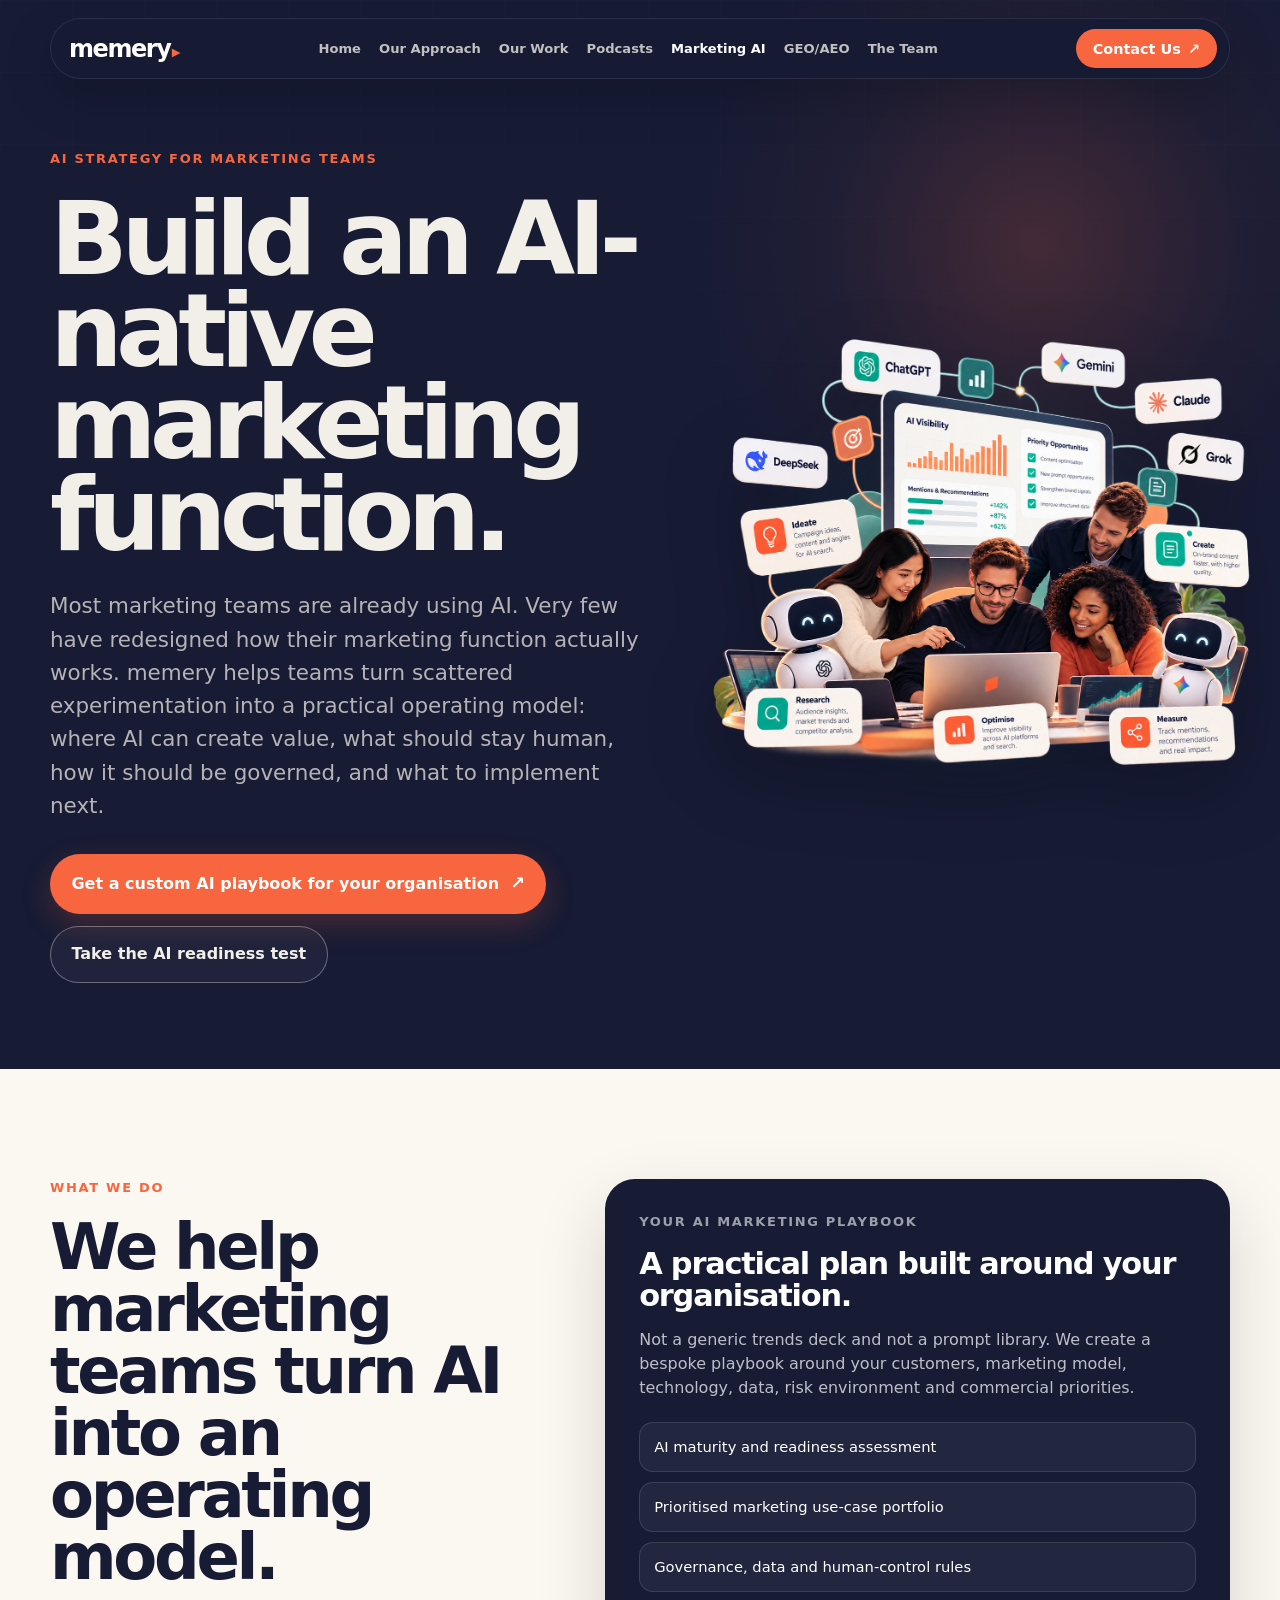
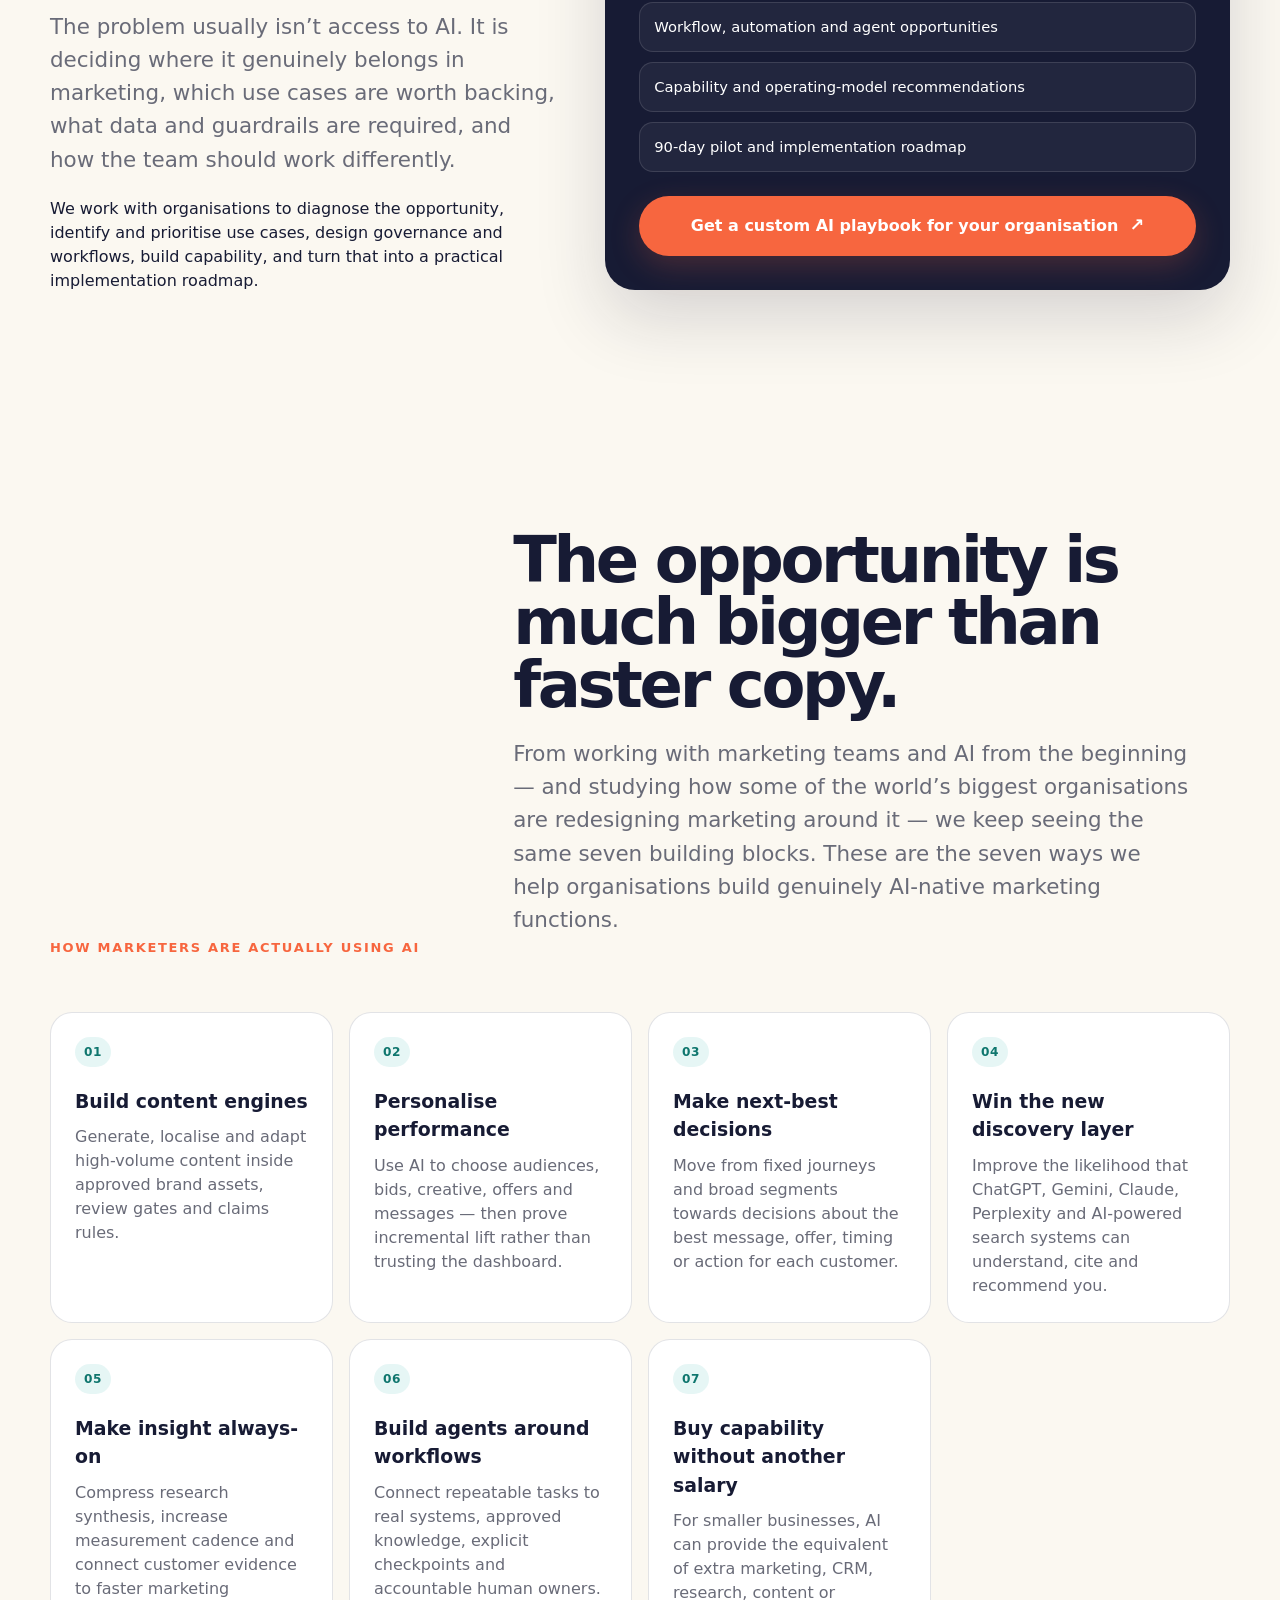
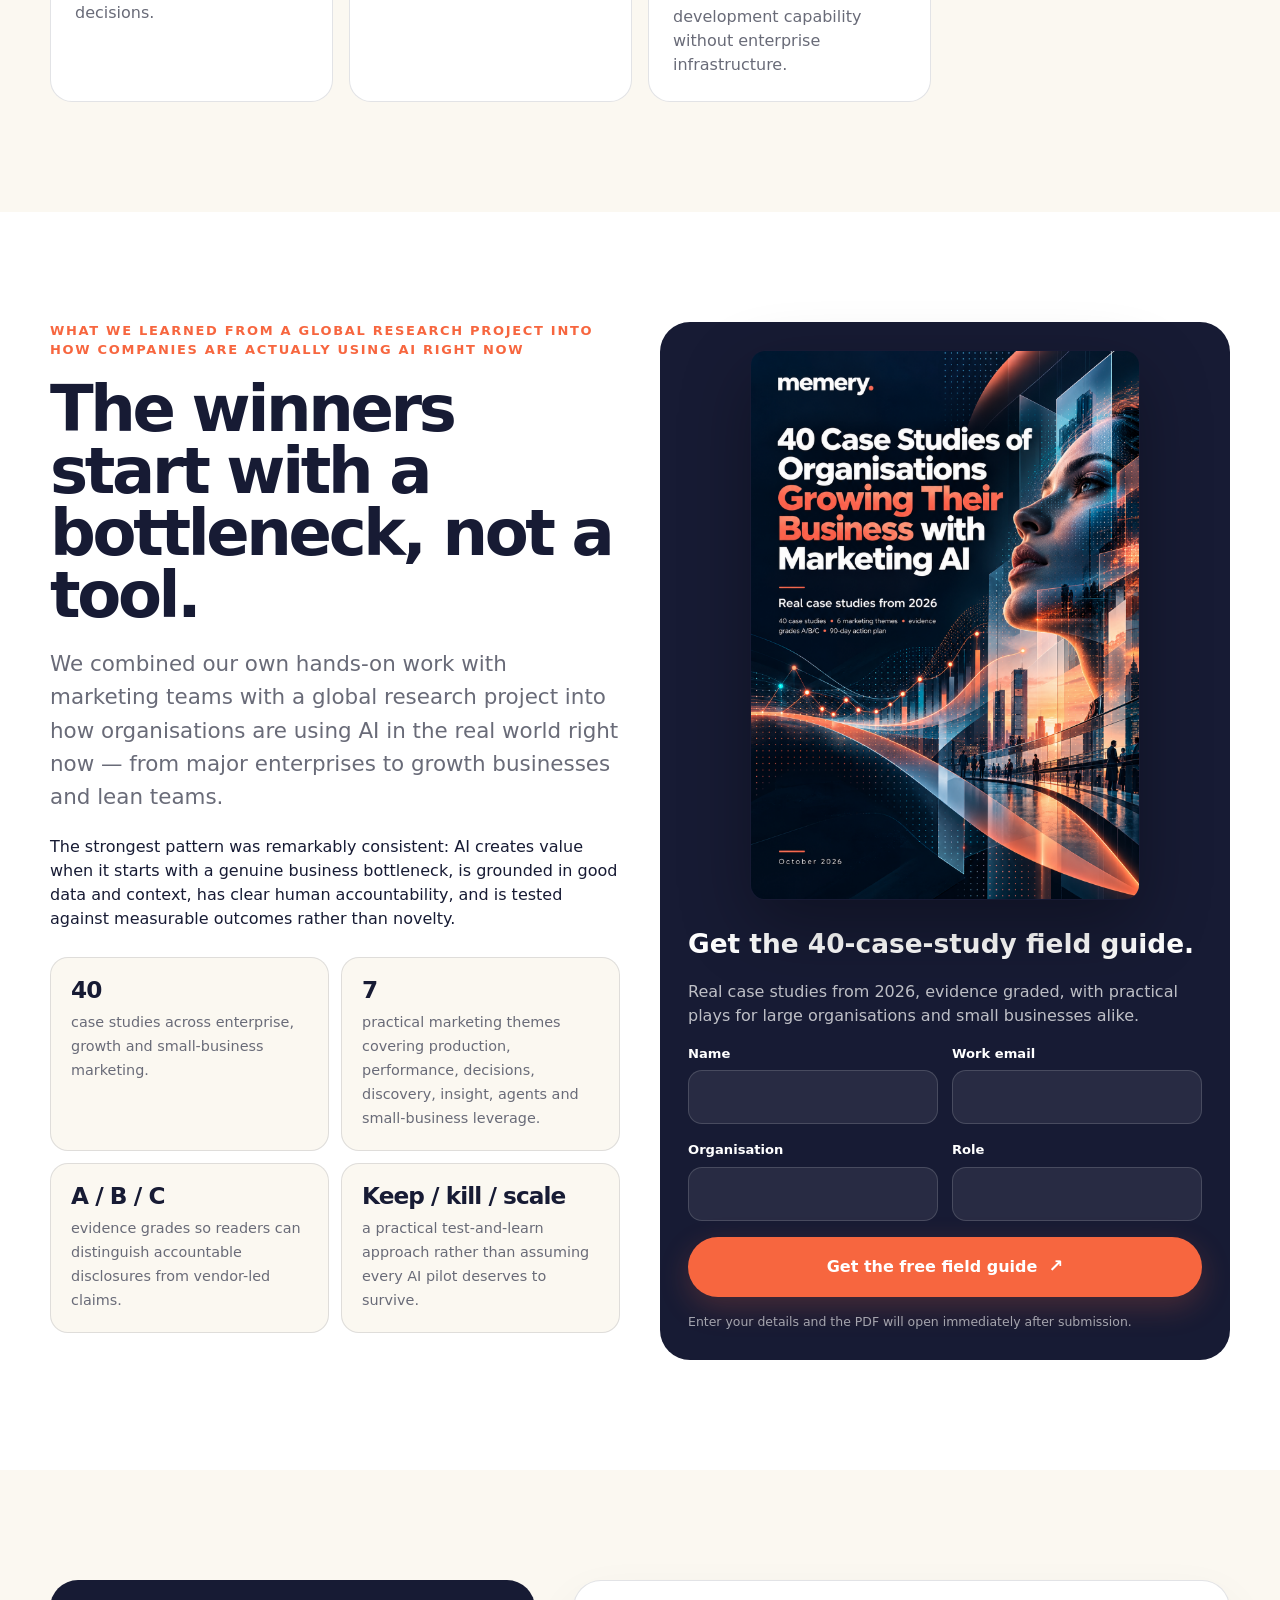
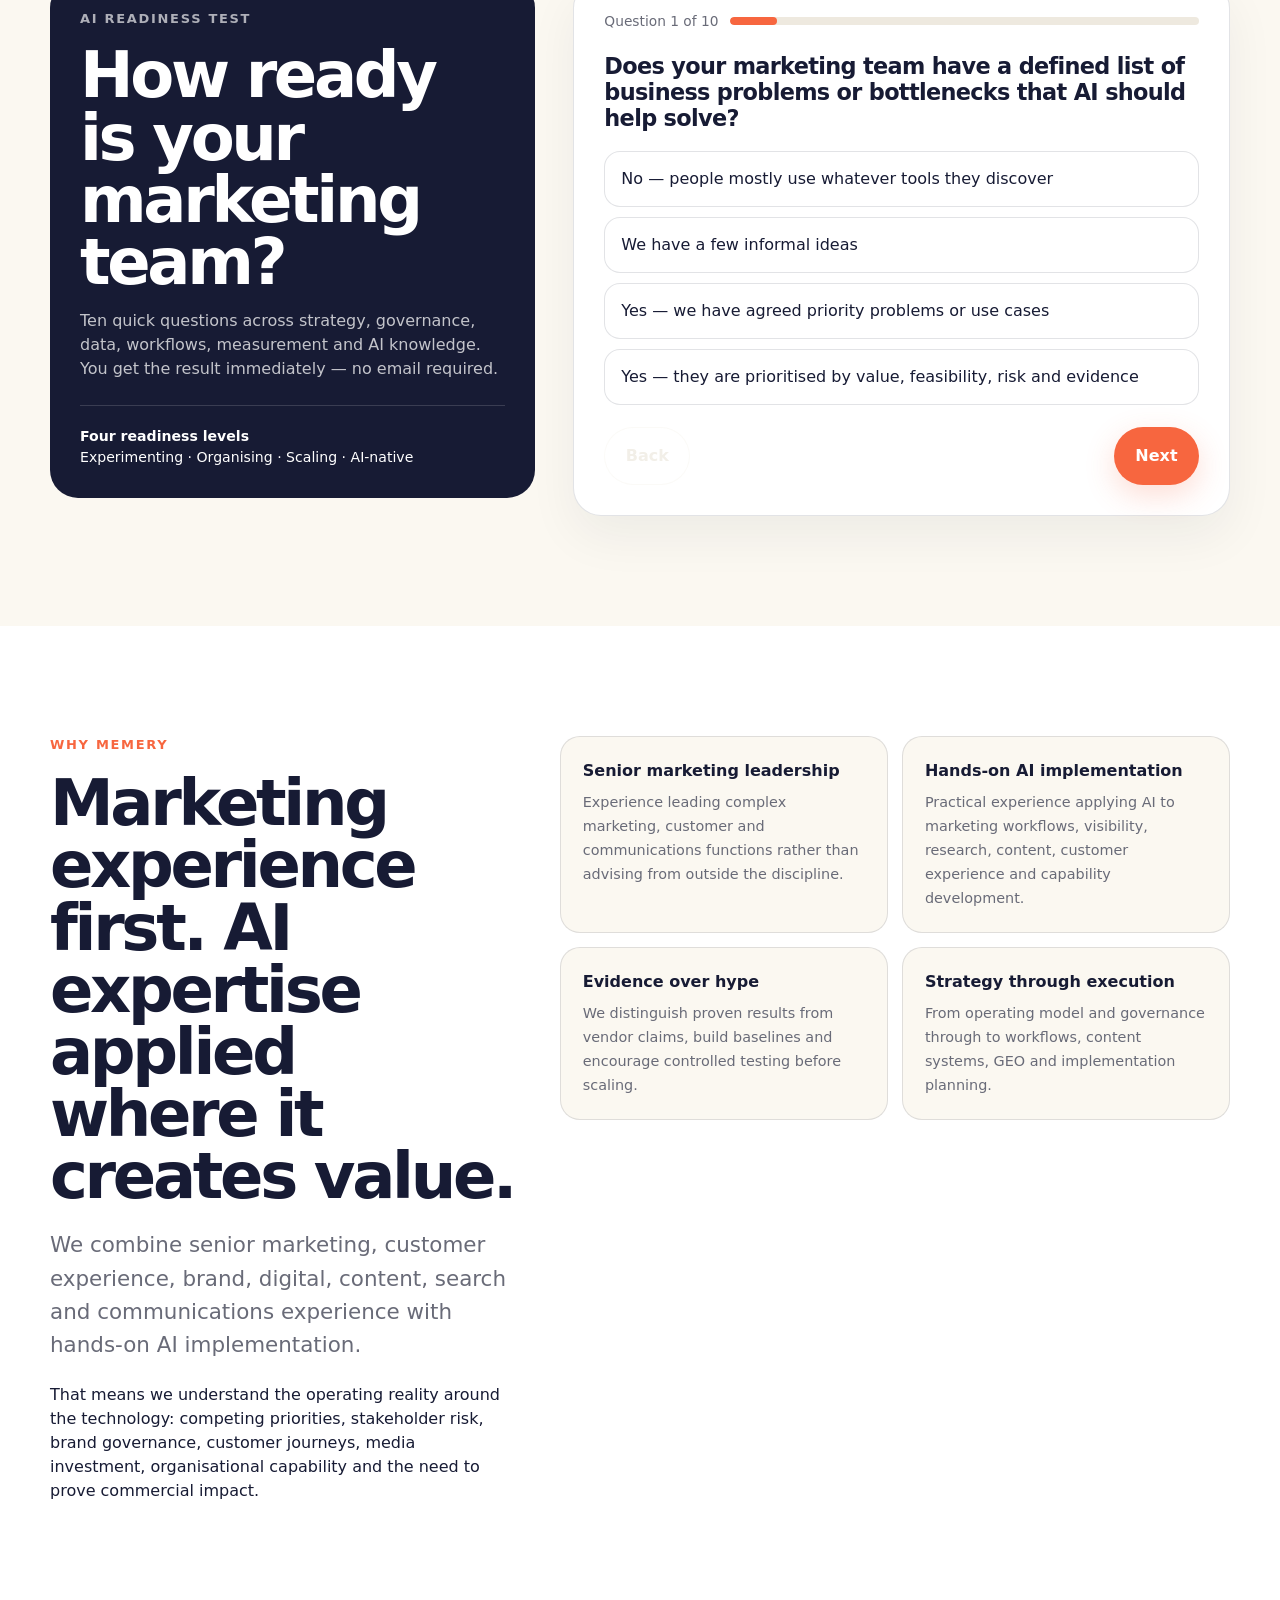
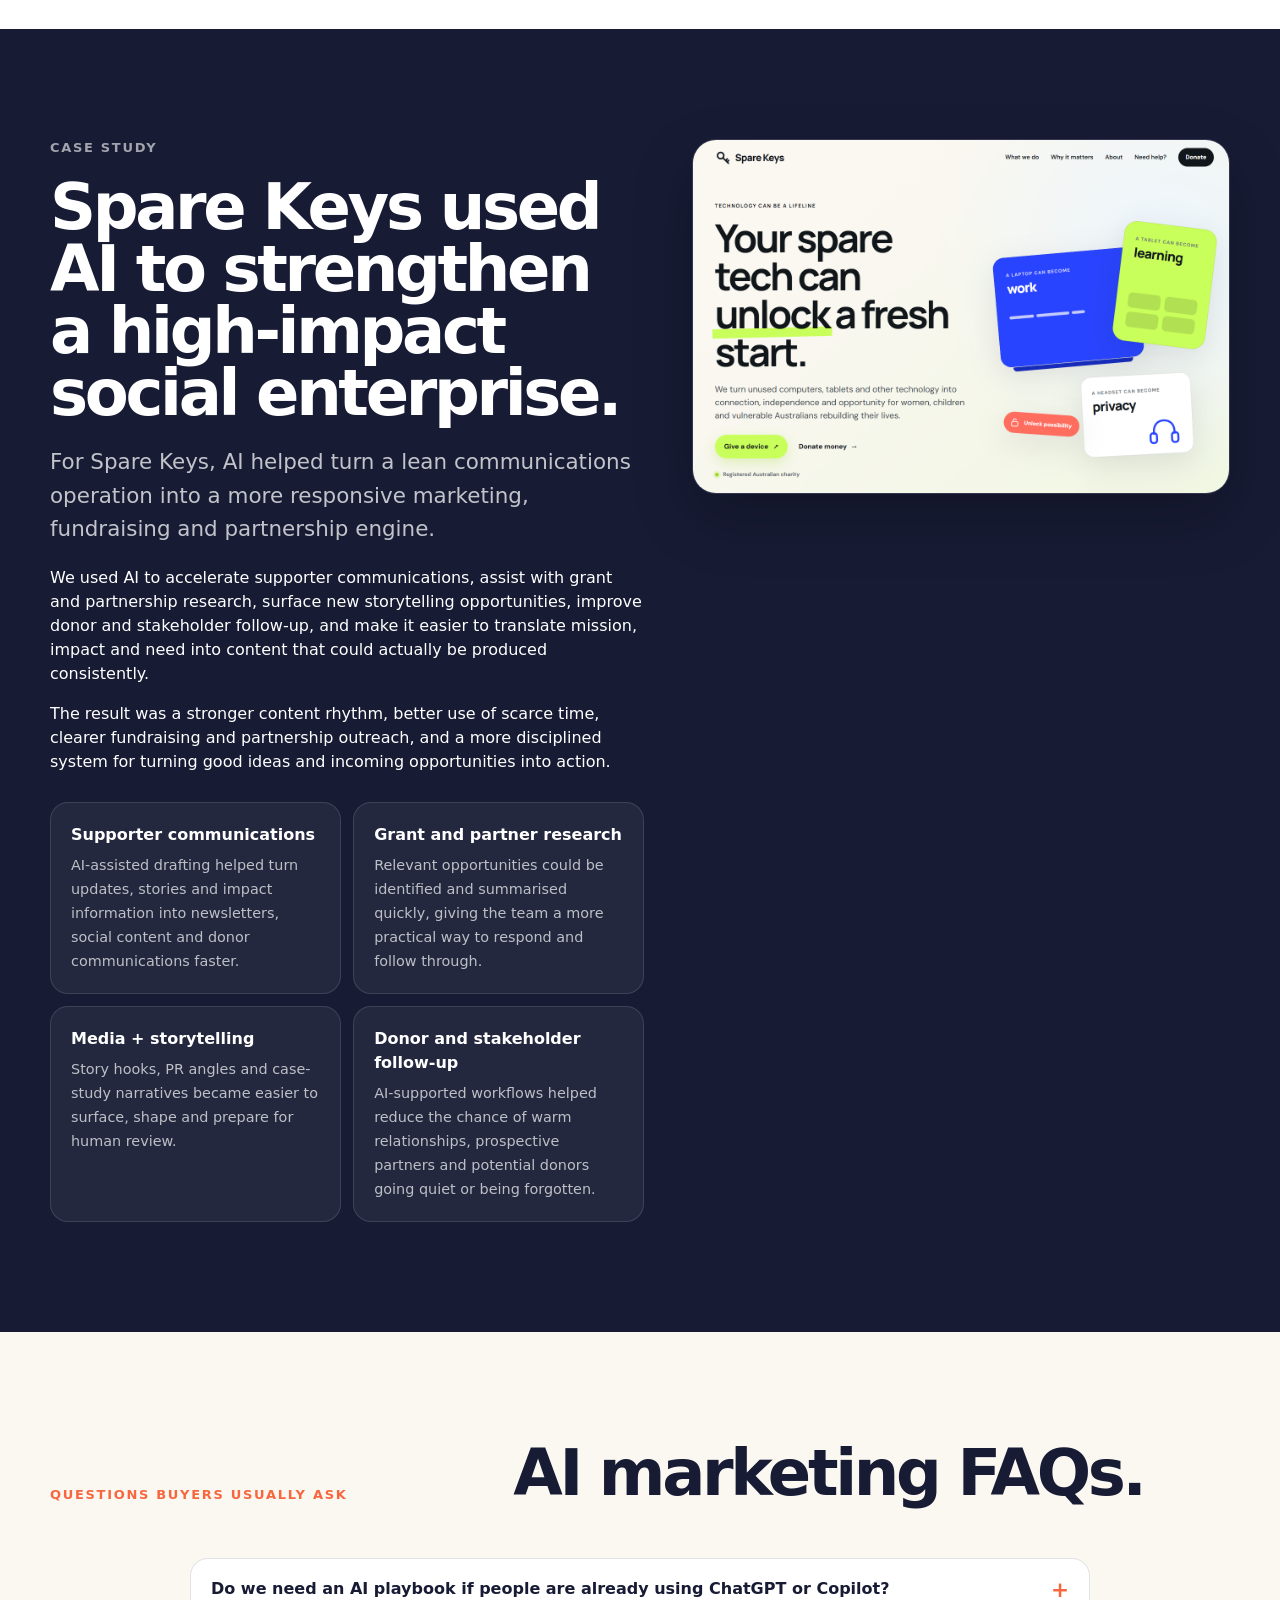
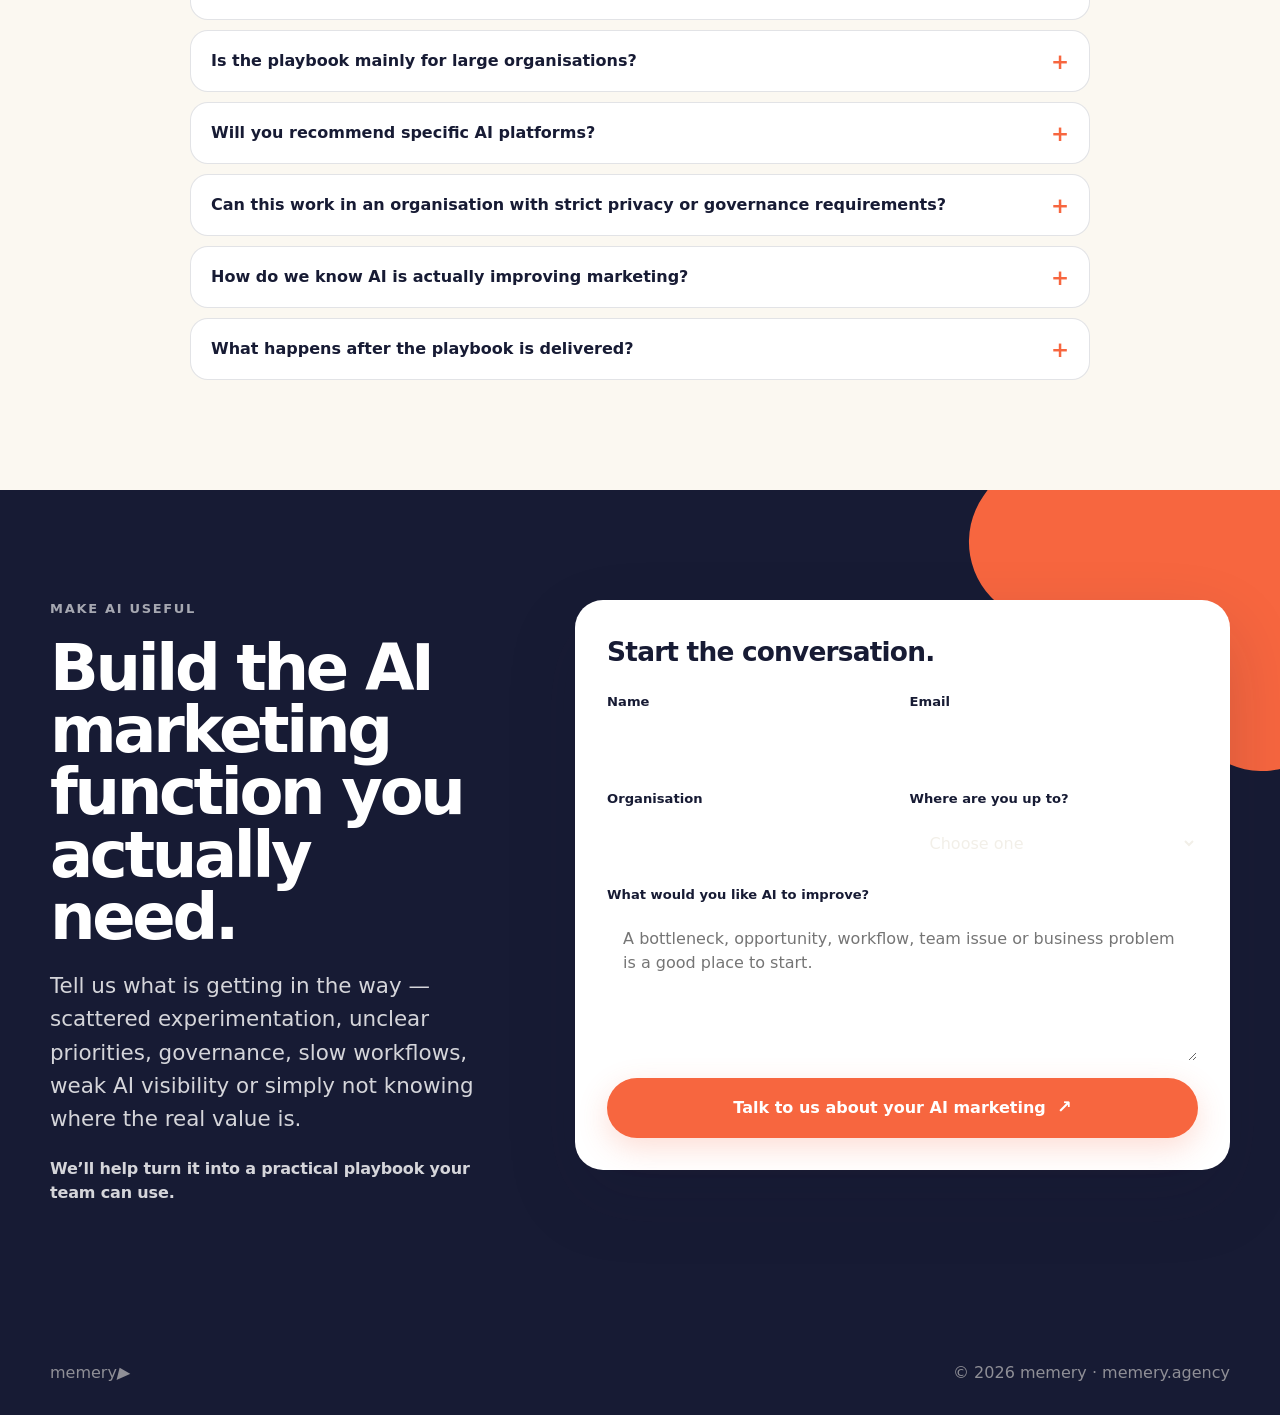
<file: ai-marketing.html>
<!DOCTYPE html>

<html lang="en">
<head>
<!-- Google tag (gtag.js) -->
<script async="" src="https://www.googletagmanager.com/gtag/js?id=G-PVLCQ9TYW9"></script>
<script>
    window.dataLayer = window.dataLayer || [];
    function gtag(){dataLayer.push(arguments);}
    gtag('js', new Date());
  
    gtag('config', 'G-PVLCQ9TYW9');
  </script>
<meta charset="utf-8"/>
<meta content="width=device-width, initial-scale=1" name="viewport"/>
<title>AI Marketing Playbooks &amp; Strategy | memery</title>
<meta content="Memery helps marketing teams build practical AI playbooks, identify high-value use cases, improve AI readiness and turn experimentation into measurable marketing and business value." name="description"/>
<meta content="#171b34" name="theme-color"/>
<link href="site.css?v=20261006-3" rel="stylesheet"/>

<script defer="" src="menu.js"></script>




</head>
<body class="page-ai-marketing">
<div id="site-header"></div>
<main id="top">
<section class="hero">
<div class="wrap hero-grid">
<div class="reveal">
<div class="eyebrow">AI strategy for marketing teams</div>
<h1 class="display">Build an AI-native marketing function.</h1>
<p class="lead">
          Most marketing teams are already using AI. Very few have redesigned how their marketing function actually works.
          memery helps teams turn scattered experimentation into a practical operating model: where AI can create value,
          what should stay human, how it should be governed, and what to implement next.
        </p>
<div class="hero-actions">
<a class="btn primary" href="#playbook">
            Get a custom AI playbook for your organisation <span class="arrow">↗</span>
</a>
<a class="btn secondary" href="#readiness">Take the AI readiness test</a>
</div>
</div>
<div class="ai-native-hero-visual reveal"><img alt="AI-native marketing team collaborating with AI assistants across research, content, optimisation and measurement." height="1199" src="ai-native-marketing-team.png" width="1312"/></div>
</div>
</section>
<section id="playbook">
<div class="wrap offer-grid">
<div class="reveal">
<div class="eyebrow">What we do</div>
<h2 class="h2 mt-18">We help marketing teams turn AI into an operating model.</h2>
<p class="lead">
          The problem usually isn’t access to AI. It is deciding where it genuinely belongs in marketing,
          which use cases are worth backing, what data and guardrails are required, and how the team should work differently.
        </p>
<p>
          We work with organisations to diagnose the opportunity, identify and prioritise use cases,
          design governance and workflows, build capability, and turn that into a practical implementation roadmap.
        </p>
</div>
<div class="offer-card reveal">
<div class="eyebrow">Your AI Marketing Playbook</div>
<h3>A practical plan built around your organisation.</h3>
<p>
          Not a generic trends deck and not a prompt library. We create a bespoke playbook around your customers,
          marketing model, technology, data, risk environment and commercial priorities.
        </p>
<div class="offer-list">
<div>AI maturity and readiness assessment</div>
<div>Prioritised marketing use-case portfolio</div>
<div>Governance, data and human-control rules</div>
<div>Workflow, automation and agent opportunities</div>
<div>Capability and operating-model recommendations</div>
<div>90-day pilot and implementation roadmap</div>
</div>
<div class="hero-actions mt-24">
<a class="btn primary" href="#contact">Get a custom AI playbook for your organisation <span class="arrow">↗</span></a>
</div>
</div>
</div>
</section>
<section class="uses-section" id="uses">
<div class="wrap">
<div class="section-head reveal">
<div class="eyebrow">How marketers are actually using AI</div>
<div class="section-intro">
<h2 class="h2">The opportunity is much bigger than faster copy.</h2>
<p class="lead">
            From working with marketing teams and AI from the beginning — and studying how some of the world’s biggest organisations are redesigning marketing around it — we keep seeing the same seven building blocks. These are the seven ways we help organisations build genuinely AI-native marketing functions.
          </p>
</div>
</div>
<div class="uses-grid">
<article class="use-card reveal">
<span class="kicker">01</span>
<h3>Build content engines</h3>
<p>Generate, localise and adapt high-volume content inside approved brand assets, review gates and claims rules.</p>
</article>
<article class="use-card reveal">
<span class="kicker">02</span>
<h3>Personalise performance</h3>
<p>Use AI to choose audiences, bids, creative, offers and messages — then prove incremental lift rather than trusting the dashboard.</p>
</article>
<article class="use-card reveal">
<span class="kicker">03</span>
<h3>Make next-best decisions</h3>
<p>Move from fixed journeys and broad segments towards decisions about the best message, offer, timing or action for each customer.</p>
</article>
<article class="use-card reveal">
<span class="kicker">04</span>
<h3>Win the new discovery layer</h3>
<p>Improve the likelihood that ChatGPT, Gemini, Claude, Perplexity and AI-powered search systems can understand, cite and recommend you.</p>
</article>
<article class="use-card reveal">
<span class="kicker">05</span>
<h3>Make insight always-on</h3>
<p>Compress research synthesis, increase measurement cadence and connect customer evidence to faster marketing decisions.</p>
</article>
<article class="use-card reveal">
<span class="kicker">06</span>
<h3>Build agents around workflows</h3>
<p>Connect repeatable tasks to real systems, approved knowledge, explicit checkpoints and accountable human owners.</p>
</article>
<article class="use-card reveal">
<span class="kicker">07</span>
<h3>Buy capability without another salary</h3>
<p>For smaller businesses, AI can provide the equivalent of extra marketing, CRM, research, content or development capability without enterprise infrastructure.</p>
</article>
</div>
</div>
</section>
<section class="research-section" id="research">
<div class="wrap research-grid">
<div class="reveal">
<div class="eyebrow">What we learned from a global research project into how companies are actually using AI right now</div>
<h2 class="h2 mt-18">The winners start with a bottleneck, not a tool.</h2>
<p class="lead">
          We combined our own hands-on work with marketing teams with a global research project into how organisations are using AI in the real world right now — from major enterprises to growth businesses and lean teams.
        </p>
<p>
          The strongest pattern was remarkably consistent: AI creates value when it starts with a genuine business bottleneck, is grounded in good data and context, has clear human accountability, and is tested against measurable outcomes rather than novelty.
        </p>
<div class="research-points">
<div class="research-point">
<strong>40</strong>
<span>case studies across enterprise, growth and small-business marketing.</span>
</div>
<div class="research-point">
<strong>7</strong>
<span>practical marketing themes covering production, performance, decisions, discovery, insight, agents and small-business leverage.</span>
</div>
<div class="research-point">
<strong>A / B / C</strong>
<span>evidence grades so readers can distinguish accountable disclosures from vendor-led claims.</span>
</div>
<div class="research-point">
<strong>Keep / kill / scale</strong>
<span>a practical test-and-learn approach rather than assuming every AI pilot deserves to survive.</span>
</div>
</div>
</div>
<div class="guide-panel reveal">
<img alt="Cover of the Memery field guide: 40 Case Studies of Organisations Growing Their Business with Marketing AI." class="guide-cover" src="memery-ai-case-studies-cover-website.png"/>
<h3>Get the 40-case-study field guide.</h3>
<p>
          Real case studies from 2026, evidence graded, with practical plays for large organisations and small businesses alike.
        </p>
<form action="https://formspree.io/f/xwlpqagb" class="form" id="ai-guide-form" method="POST">
<input name="lead_type" type="hidden" value="40 AI marketing case studies download"/>
<input name="source_page" type="hidden" value="AI marketing landing page"/>
<div class="form-row">
<div class="field">
<label for="guide-name">Name</label>
<input autocomplete="name" id="guide-name" name="name" required="" type="text"/>
</div>
<div class="field">
<label for="guide-email">Work email</label>
<input autocomplete="email" id="guide-email" name="email" required="" type="email"/>
</div>
</div>
<div class="form-row">
<div class="field">
<label for="guide-company">Organisation</label>
<input autocomplete="organization" id="guide-company" name="organisation" required="" type="text"/>
</div>
<div class="field">
<label for="guide-role">Role</label>
<input autocomplete="organization-title" id="guide-role" name="role" required="" type="text"/>
</div>
</div>
<button class="btn primary" id="ai-guide-submit" type="submit">
            Get the free field guide <span class="arrow">↗</span>
</button>
<p class="tiny">Enter your details and the PDF will open immediately after submission.</p>
<p aria-live="polite" class="guide-status" id="ai-guide-status"></p>
</form>
</div>
</div>
</section>
<section class="quiz-section" id="readiness">
<div class="wrap quiz-shell">
<aside class="quiz-aside reveal">
<div class="eyebrow">AI readiness test</div>
<h2 class="h2 mt-16">How ready is your marketing team?</h2>
<p>
          Ten quick questions across strategy, governance, data, workflows, measurement and AI knowledge.
          You get the result immediately — no email required.
        </p>
<div class="quiz-score-mini">
<strong>Four readiness levels</strong><br/>
          Experimenting · Organising · Scaling · AI-native
        </div>
</aside>
<div class="quiz-card reveal" id="quizCard">
<div class="quiz-progress">
<span id="quizProgressText">Question 1 of 10</span>
<div class="quiz-progress-bar"><div class="quiz-progress-fill" id="quizProgressFill"></div></div>
</div>
<div id="quizQuestionWrap">
<div class="quiz-question">
<h3 id="quizQuestion"></h3>
<div class="quiz-options" id="quizOptions"></div>
</div>
<div class="quiz-nav">
<button class="btn secondary" disabled="" id="quizBack" type="button">Back</button>
<button class="btn primary" disabled="" id="quizNext" type="button">Next</button>
</div>
</div>
<div class="quiz-result" id="quizResult">
<div class="eyebrow">Your AI readiness</div>
<div class="quiz-result-score" id="quizScore">0/30</div>
<h3 id="quizStage"></h3>
<p id="quizSummary"></p>
<div class="quiz-recos" id="quizRecos"></div>
<div class="hero-actions mt-22">
<a class="btn primary" href="#contact">Talk to us about improving your score <span class="arrow">↗</span></a>
<button class="btn secondary" id="quizRestart" type="button">Retake the test</button>
</div>
</div>
</div>
</div>
</section>
<section class="why-section" id="why">
<div class="wrap why-grid">
<div class="reveal">
<div class="eyebrow">Why memery</div>
<h2 class="h2 mt-18">Marketing experience first. AI expertise applied where it creates value.</h2>
<p class="lead">
          We combine senior marketing, customer experience, brand, digital, content, search and communications experience with hands-on AI implementation.
        </p>
<p>
          That means we understand the operating reality around the technology: competing priorities, stakeholder risk,
          brand governance, customer journeys, media investment, organisational capability and the need to prove commercial impact.
        </p>
</div>
<div class="experience-grid">
<div class="experience-card reveal">
<strong>Senior marketing leadership</strong>
<span>Experience leading complex marketing, customer and communications functions rather than advising from outside the discipline.</span>
</div>
<div class="experience-card reveal">
<strong>Hands-on AI implementation</strong>
<span>Practical experience applying AI to marketing workflows, visibility, research, content, customer experience and capability development.</span>
</div>
<div class="experience-card reveal">
<strong>Evidence over hype</strong>
<span>We distinguish proven results from vendor claims, build baselines and encourage controlled testing before scaling.</span>
</div>
<div class="experience-card reveal">
<strong>Strategy through execution</strong>
<span>From operating model and governance through to workflows, content systems, GEO and implementation planning.</span>
</div>
</div>
</div>
</section>
<section class="case-study-section">
<div class="wrap case-study-grid">
<div class="case-study-copy reveal">
<div class="eyebrow">Case study</div>
<h2 class="h2 mt-18">Spare Keys used AI to strengthen a high-impact social enterprise.</h2>
<p class="lead">
          For Spare Keys, AI helped turn a lean communications operation into a more responsive marketing, fundraising and partnership engine.
        </p>
<p>
          We used AI to accelerate supporter communications, assist with grant and partnership research,
          surface new storytelling opportunities, improve donor and stakeholder follow-up, and make it easier
          to translate mission, impact and need into content that could actually be produced consistently.
        </p>
<p>
          The result was a stronger content rhythm, better use of scarce time, clearer fundraising and partnership outreach,
          and a more disciplined system for turning good ideas and incoming opportunities into action.
        </p>
<div class="case-study-results">
<div class="case-study-result reveal">
<strong>Supporter communications</strong>
<span>AI-assisted drafting helped turn updates, stories and impact information into newsletters, social content and donor communications faster.</span>
</div>
<div class="case-study-result reveal">
<strong>Grant and partner research</strong>
<span>Relevant opportunities could be identified and summarised quickly, giving the team a more practical way to respond and follow through.</span>
</div>
<div class="case-study-result reveal">
<strong>Media + storytelling</strong>
<span>Story hooks, PR angles and case-study narratives became easier to surface, shape and prepare for human review.</span>
</div>
<div class="case-study-result reveal">
<strong>Donor and stakeholder follow-up</strong>
<span>AI-supported workflows helped reduce the chance of warm relationships, prospective partners and potential donors going quiet or being forgotten.</span>
</div>
</div>
</div>
<div class="case-study-media reveal">
<img alt="Screenshot of the Spare Keys website homepage." src="spare-keys-case-study.png"/>
</div>
</div>
</section>
<section class="faq-section">
<div class="wrap">
<div class="section-head reveal">
<div class="eyebrow">Questions buyers usually ask</div>
<div class="section-intro"><h2 class="h2">AI marketing FAQs.</h2></div>
</div>
<div class="faq-list">
<details class="reveal">
<summary>Do we need an AI playbook if people are already using ChatGPT or Copilot?</summary>
<p>Usually that is exactly when a playbook becomes useful. Individual experimentation can create productivity gains, but it does not automatically create shared priorities, safe data practices, repeatable workflows, measurement or organisational capability.</p>
</details>
<details class="reveal">
<summary>Is the playbook mainly for large organisations?</summary>
<p>No. The level of complexity changes with the organisation. Enterprise teams may need governance, data integration and decision engines; smaller organisations often get faster value from practical workflows that reclaim time, recover leads and add capabilities they could not otherwise staff.</p>
</details>
<details class="reveal">
<summary>Will you recommend specific AI platforms?</summary>
<p>Yes, when tool choice matters. But we start with the marketing problem, data, workflow, evidence and risk — not a preferred vendor.</p>
</details>
<details class="reveal">
<summary>Can this work in an organisation with strict privacy or governance requirements?</summary>
<p>Yes. Governance is part of the playbook: approved tools, sensitive-data boundaries, human approval, disclosure, record keeping, IP considerations and escalation.</p>
</details>
<details class="reveal">
<summary>How do we know AI is actually improving marketing?</summary>
<p>We define the baseline first. Depending on the use case, that might mean cost and hours per asset, cycle time, incremental conversion, AI visibility, research turnaround, customer outcomes or another measure that can be tested against the current process.</p>
</details>
<details class="reveal">
<summary>What happens after the playbook is delivered?</summary>
<p>The playbook includes a practical implementation roadmap with priority pilots, owners, controls, measures and scale-or-kill decisions. memery can also help implement selected workflows and capability changes.</p>
</details>
</div>
</div>
</section>
<section class="contact final-cta" id="contact">
<div class="wrap contact-grid">
<div class="reveal">
<div class="eyebrow">Make AI useful</div>
<h2 class="h2 mt-18">Build the AI marketing function you actually need.</h2>
<p class="lead">
          Tell us what is getting in the way — scattered experimentation, unclear priorities, governance,
          slow workflows, weak AI visibility or simply not knowing where the real value is.
        </p>
<p class="final-cta-note">
          We’ll help turn it into a practical playbook your team can use.
        </p>
</div>
<div class="form-card reveal">
<h3>Start the conversation.</h3>
<form action="https://formspree.io/f/xwlpqagb" class="form" method="POST">
<input name="service" type="hidden" value="AI marketing playbook"/>
<div class="form-row">
<div class="field">
<label for="contact-name">Name</label>
<input autocomplete="name" id="contact-name" name="name" required="" type="text"/>
</div>
<div class="field">
<label for="contact-email">Email</label>
<input autocomplete="email" id="contact-email" name="email" required="" type="email"/>
</div>
</div>
<div class="form-row">
<div class="field">
<label for="contact-company">Organisation</label>
<input autocomplete="organization" id="contact-company" name="company" type="text"/>
</div>
<div class="field">
<label for="contact-stage">Where are you up to?</label>
<select id="contact-stage" name="stage">
<option value="">Choose one</option>
<option>We are just starting with AI</option>
<option>Individuals are already experimenting</option>
<option>We have approved tools but no clear strategy</option>
<option>We need use cases and governance</option>
<option>We want to integrate AI into real workflows</option>
<option>We need a full AI marketing playbook</option>
</select>
</div>
</div>
<div class="field">
<label for="contact-note">What would you like AI to improve?</label>
<textarea id="contact-note" name="message" placeholder="A bottleneck, opportunity, workflow, team issue or business problem is a good place to start." rows="5"></textarea>
</div>
<button class="btn primary" type="submit">
            Talk to us about your AI marketing <span class="arrow">↗</span>
</button>
</form>
</div>
</div>
</section>
</main>
<footer>
<div class="wrap footer-row">
<a aria-label="memery home" href="index.html">
<span class="brand-word">memery<i aria-hidden="true" class="play-mark">▶</i></span>
</a>
<div>
        © <span id="year"></span> memery · memery.agency
      </div>
</div>
</footer>
<script>
    document.getElementById('year').textContent = new Date().getFullYear();

    const io = new IntersectionObserver(entries => {
      entries.forEach(entry => {
        if(entry.isIntersecting){
          entry.target.classList.add('in');
          io.unobserve(entry.target);
        }
      });
    }, {threshold:.12});

    document.querySelectorAll('.reveal').forEach(el => io.observe(el));

    /* AI READINESS TEST
       Mixes practical AI knowledge with organisational readiness.
       Scoring is deliberately simple: 0-3 points per question. */
    const quizQuestions = [
      {
        q: "Does your marketing team have a defined list of business problems or bottlenecks that AI should help solve?",
        options: [
          ["No — people mostly use whatever tools they discover",0],
          ["We have a few informal ideas",1],
          ["Yes — we have agreed priority problems or use cases",2],
          ["Yes — they are prioritised by value, feasibility, risk and evidence",3]
        ]
      },
      {
        q: "How clear are your rules for confidential, customer or commercially sensitive data in AI tools?",
        options: [
          ["There are no clear rules",0],
          ["People have been told to be careful",1],
          ["Approved tools and data boundaries are documented",2],
          ["Rules, approvals, record keeping and escalation are built into workflows",3]
        ]
      },
      {
        q: "A new AI content workflow saves 40% of production time. What is the best next question?",
        options: [
          ["How quickly can we automate every content format?",0],
          ["Can we replace the agency immediately?",0],
          ["Did quality, customer response and total cost improve against a baseline?",3],
          ["Which newer model should we move to next?",1]
        ]
      },
      {
        q: "How repeatable is AI use across your marketing function?",
        options: [
          ["It depends on individual enthusiasts",0],
          ["We share prompts and tips informally",1],
          ["Several workflows are documented and repeatable",2],
          ["Workflows, owners, review gates and measures are embedded in business-as-usual",3]
        ]
      },
      {
        q: "What best describes your use of AI for customer insight and decision-making?",
        options: [
          ["Mostly drafting and summarising",0],
          ["Some research synthesis or analysis",1],
          ["AI supports structured analysis and scenario testing",2],
          ["AI is connected to reliable data and helps inform repeatable decisions with human oversight",3]
        ]
      },
      {
        q: "If an AI platform reports strong campaign performance, what should a marketing team ideally do?",
        options: [
          ["Accept the platform attribution if the result is positive",0],
          ["Compare against a baseline, control or hold-out wherever feasible",3],
          ["Wait for another vendor to report similar results",1],
          ["Move all spend into the automated campaign",0]
        ]
      },
      {
        q: "How prepared is your organisation for AI search and recommendation?",
        options: [
          ["We have not looked at it",0],
          ["We occasionally check what ChatGPT or Gemini says about us",1],
          ["We track important prompts, citations and AI referral traffic",2],
          ["We have a repeatable GEO program tied to content, off-site authority and pipeline",3]
        ]
      },
      {
        q: "How do you decide which marketing tasks should stay human?",
        options: [
          ["We have not made that distinction",0],
          ["Managers decide case by case",1],
          ["We have principles for risk, judgement and customer impact",2],
          ["Human decision points are explicitly documented for each scaled use case",3]
        ]
      },
      {
        q: "How is AI capability being built across the team?",
        options: [
          ["Mostly self-taught individuals",0],
          ["Occasional training sessions",1],
          ["Role-relevant training and shared ways of working",2],
          ["Capability, ownership and workflow changes are built into the operating model",3]
        ]
      },
      {
        q: "Which statement best describes your 90-day AI plan?",
        options: [
          ["We do not have one",0],
          ["We have a list of tools to try",1],
          ["We have named pilots, owners and expected outcomes",2],
          ["Pilots have baselines, controls, governance and explicit scale/kill decisions",3]
        ]
      }
    ];

    let quizIndex = 0;
    const quizAnswers = Array(quizQuestions.length).fill(null);

    const qText = document.getElementById('quizQuestion');
    const qOptions = document.getElementById('quizOptions');
    const qProgressText = document.getElementById('quizProgressText');
    const qProgressFill = document.getElementById('quizProgressFill');
    const qBack = document.getElementById('quizBack');
    const qNext = document.getElementById('quizNext');
    const qWrap = document.getElementById('quizQuestionWrap');
    const qResult = document.getElementById('quizResult');
    const qScore = document.getElementById('quizScore');
    const qStage = document.getElementById('quizStage');
    const qSummary = document.getElementById('quizSummary');
    const qRecos = document.getElementById('quizRecos');
    const qRestart = document.getElementById('quizRestart');

    function renderQuiz(){
      const item = quizQuestions[quizIndex];
      qText.textContent = item.q;
      qOptions.innerHTML = '';

      item.options.forEach((opt, i) => {
        const btn = document.createElement('button');
        btn.type = 'button';
        btn.className = 'quiz-option' + (quizAnswers[quizIndex] === i ? ' selected' : '');
        btn.textContent = opt[0];
        btn.addEventListener('click', () => {
          quizAnswers[quizIndex] = i;
          renderQuiz();
        });
        qOptions.appendChild(btn);
      });

      qProgressText.textContent = `Question ${quizIndex + 1} of ${quizQuestions.length}`;
      qProgressFill.style.width = `${((quizIndex + 1) / quizQuestions.length) * 100}%`;
      qBack.disabled = quizIndex === 0;
      qNext.disabled = quizAnswers[quizIndex] === null;
      qNext.textContent = quizIndex === quizQuestions.length - 1 ? 'See my result' : 'Next';
    }

    function scoreQuiz(){
      return quizAnswers.reduce((total, selected, i) => {
        if(selected === null) return total;
        return total + quizQuestions[i].options[selected][1];
      }, 0);
    }

    function showQuizResult(){
      const score = scoreQuiz();
      let stage, summary, recos;

      if(score <= 8){
        stage = 'Experimenting';
        summary = 'Your team is getting some individual value from AI, but the operating model is still mostly informal. The biggest opportunity is to stop starting with tools and define the problems, rules and baselines first.';
        recos = [
          'Choose two measurable bottlenecks rather than ten tools.',
          'Write a one-page approved-tools and data policy.',
          'Record a baseline before the first pilot.'
        ];
      } else if(score <= 16){
        stage = 'Organising';
        summary = 'You have useful foundations, but capability is still fragmented. The next step is to turn scattered experiments into shared priorities, documented workflows and consistent governance.';
        recos = [
          'Build and rank a use-case catalogue.',
          'Document the workflows that are already working.',
          'Define human sign-off and risk thresholds.'
        ];
      } else if(score <= 23){
        stage = 'Scaling';
        summary = 'Your team has moved beyond ad hoc experimentation. The opportunity now is to connect workflows, data, measurement and capability so successful pilots become repeatable marketing systems.';
        recos = [
          'Add controls or hold-outs to priority pilots.',
          'Connect AI to reliable organisational knowledge and data.',
          'Create scale/kill criteria and a 90-day implementation sequence.'
        ];
      } else {
        stage = 'AI-native';
        summary = 'You have many of the disciplines required to make AI part of the marketing operating model. The challenge shifts from adoption to sustained advantage: better decisions, better customer experiences, discoverability and faster organisational learning.';
        recos = [
          'Focus on higher-value augmentation and personalisation.',
          'Treat GEO and AI recommendation as an ongoing visibility discipline.',
          'Review governance, measures and capability quarterly as models and risks change.'
        ];
      }

      qScore.textContent = `${score}/30`;
      qStage.textContent = stage;
      qSummary.textContent = summary;
      qRecos.innerHTML = recos.map(r => `<div class="quiz-reco">${r}</div>`).join('');
      qWrap.style.display = 'none';
      qResult.classList.add('show');
      document.querySelector('.quiz-progress').style.display = 'none';

      // Put the stage into the enquiry form where possible.
      const contactStage = document.getElementById('contact-stage');
      if(contactStage){
        const map = {
          'Experimenting':'Individuals are already experimenting',
          'Organising':'We have approved tools but no clear strategy',
          'Scaling':'We want to integrate AI into real workflows',
          'AI-native':'We need a full AI marketing playbook'
        };
        [...contactStage.options].forEach(o => {
          if(o.text === map[stage]) contactStage.value = o.text;
        });
      }
    }

    if(qNext){
      qNext.addEventListener('click', () => {
        if(quizAnswers[quizIndex] === null) return;
        if(quizIndex === quizQuestions.length - 1){
          showQuizResult();
        }else{
          quizIndex++;
          renderQuiz();
        }
      });
    }

    if(qBack){
      qBack.addEventListener('click', () => {
        if(quizIndex > 0){
          quizIndex--;
          renderQuiz();
        }
      });
    }

    if(qRestart){
      qRestart.addEventListener('click', () => {
        quizIndex = 0;
        quizAnswers.fill(null);
        qResult.classList.remove('show');
        qWrap.style.display = '';
        document.querySelector('.quiz-progress').style.display = '';
        renderQuiz();
      });
    }

    if(qText) renderQuiz();

    /* GATED CASE-STUDY GUIDE DOWNLOAD */
    const guideForm = document.getElementById('ai-guide-form');
    const guideStatus = document.getElementById('ai-guide-status');
    const guideSubmit = document.getElementById('ai-guide-submit');

    if(guideForm){
      guideForm.addEventListener('submit', async (event) => {
        event.preventDefault();

        guideSubmit.disabled = true;
        guideSubmit.textContent = 'Sending…';
        guideStatus.className = 'guide-status show';
        guideStatus.textContent = 'Submitting your details…';

        try{
          const response = await fetch(guideForm.action, {
            method: 'POST',
            body: new FormData(guideForm),
            headers: {'Accept': 'application/json'}
          });

          if(!response.ok){
            throw new Error('Form submission failed');
          }

          guideStatus.className = 'guide-status show';
          guideStatus.textContent = 'Thanks — opening the 40-case-study guide now…';

          window.setTimeout(() => {
            window.location.href = 'Memery_AI_Marketing_Field_Guide_2026_40_Cases_New_Cover.pdf';
          }, 450);

        }catch(error){
          guideStatus.className = 'guide-status show error';
          guideStatus.textContent =
            'Something went wrong. Please try again, or contact memery directly.';
          guideSubmit.disabled = false;
          guideSubmit.innerHTML =
            'Get the 40-case-study guide <span class="arrow">↗</span>';
        }
      });
    }
  </script>
</body>
</html>
</file>
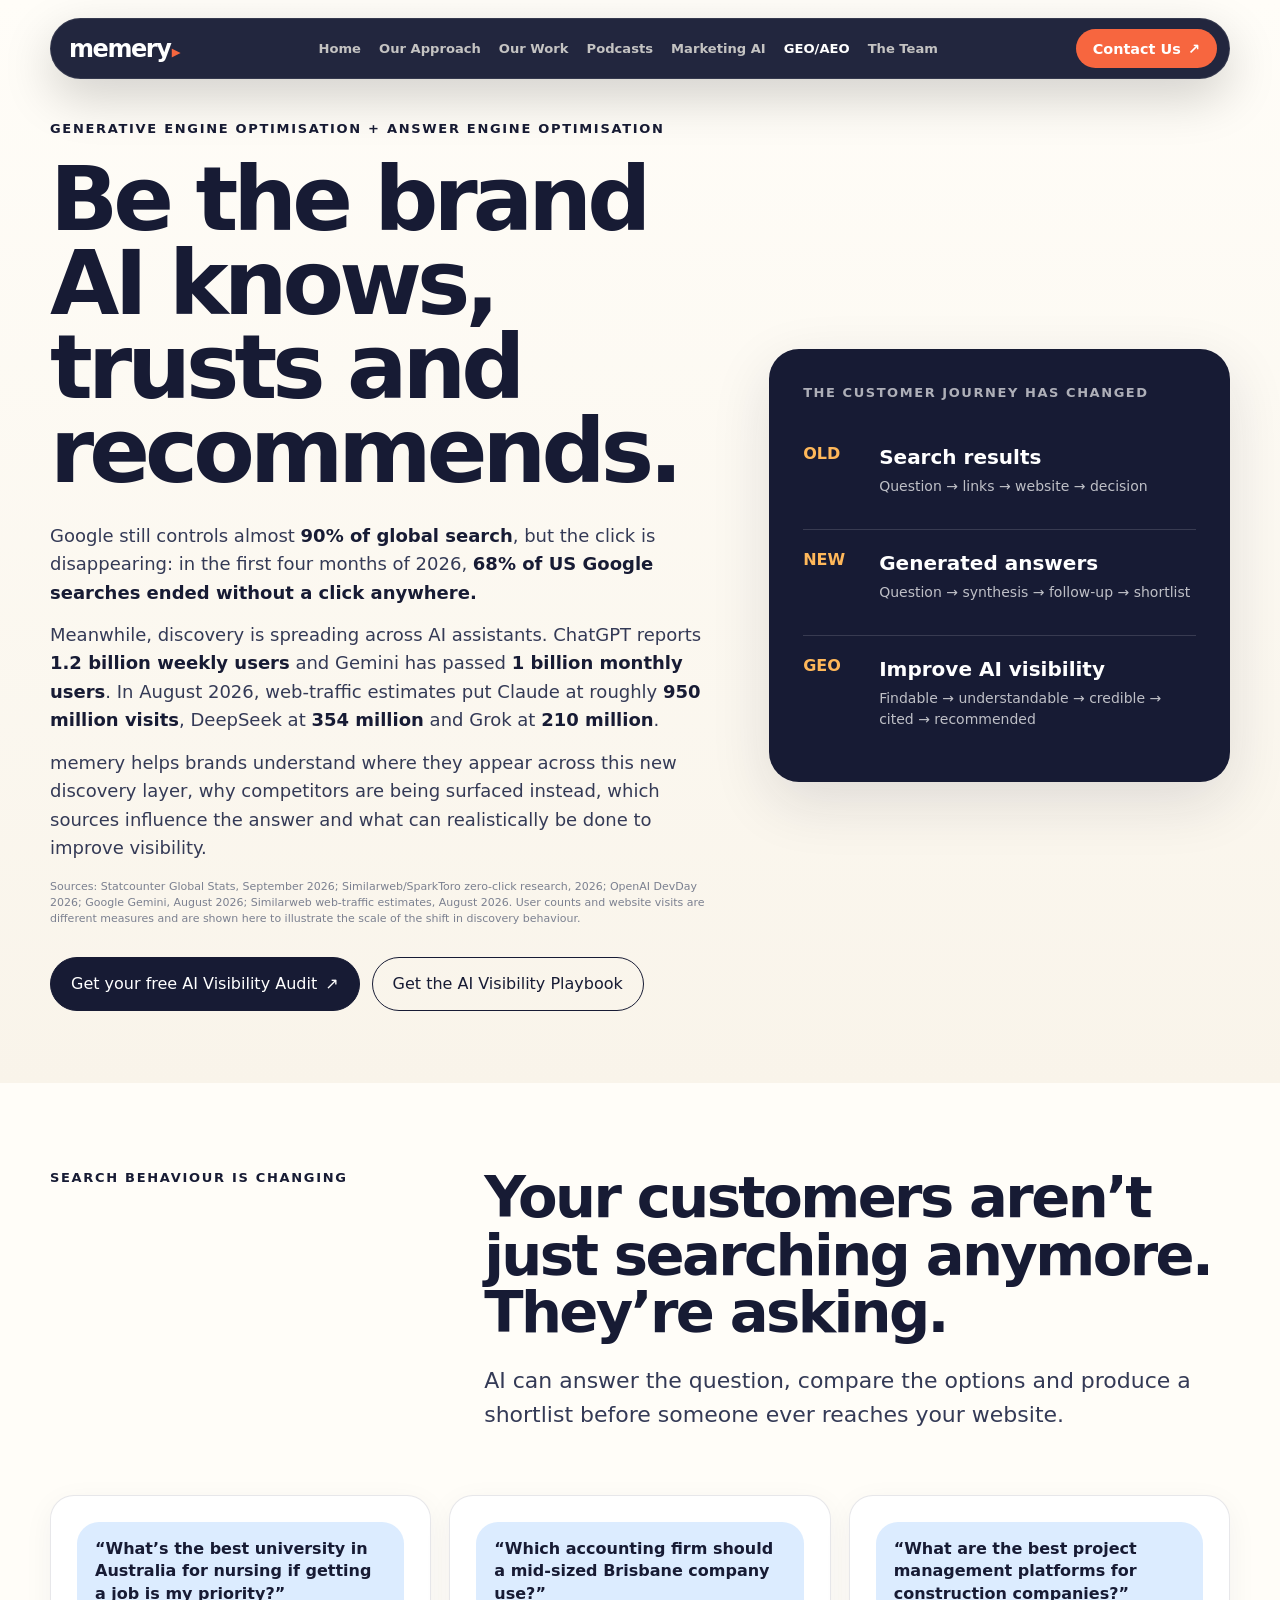
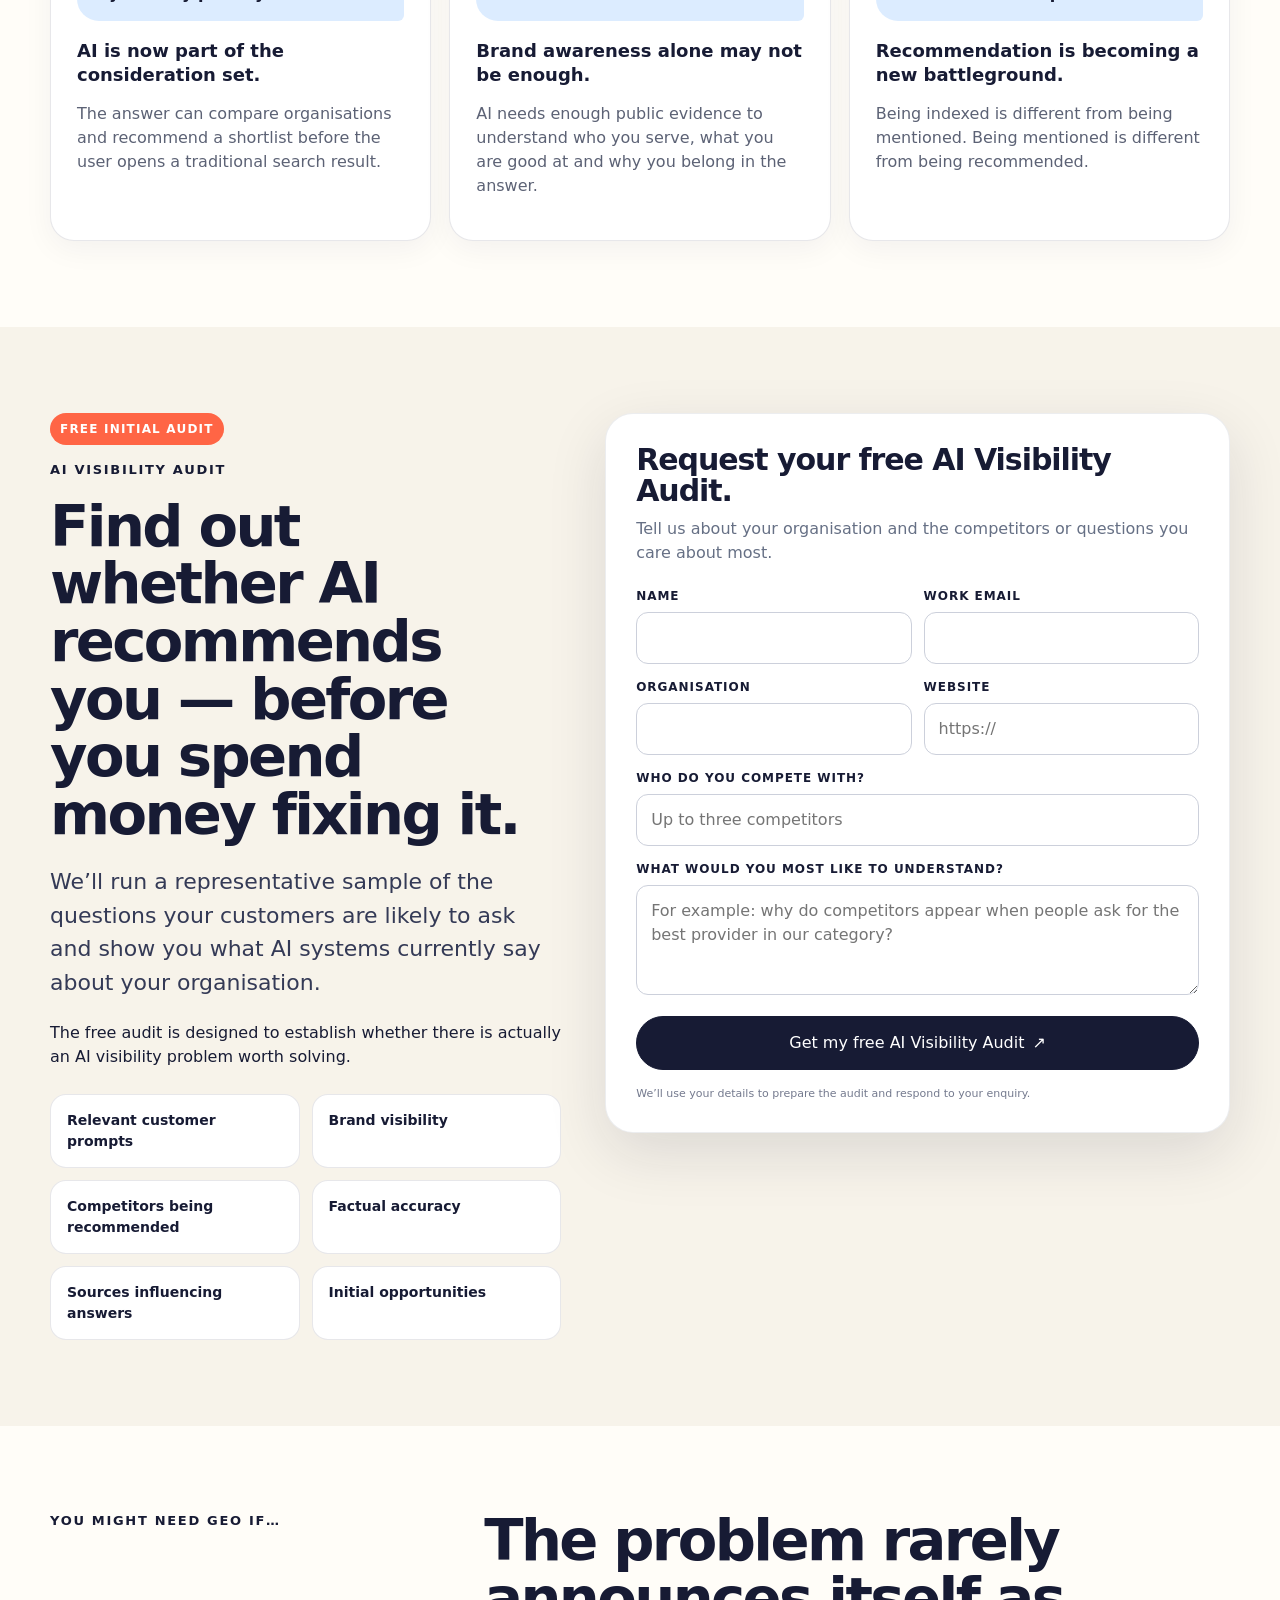
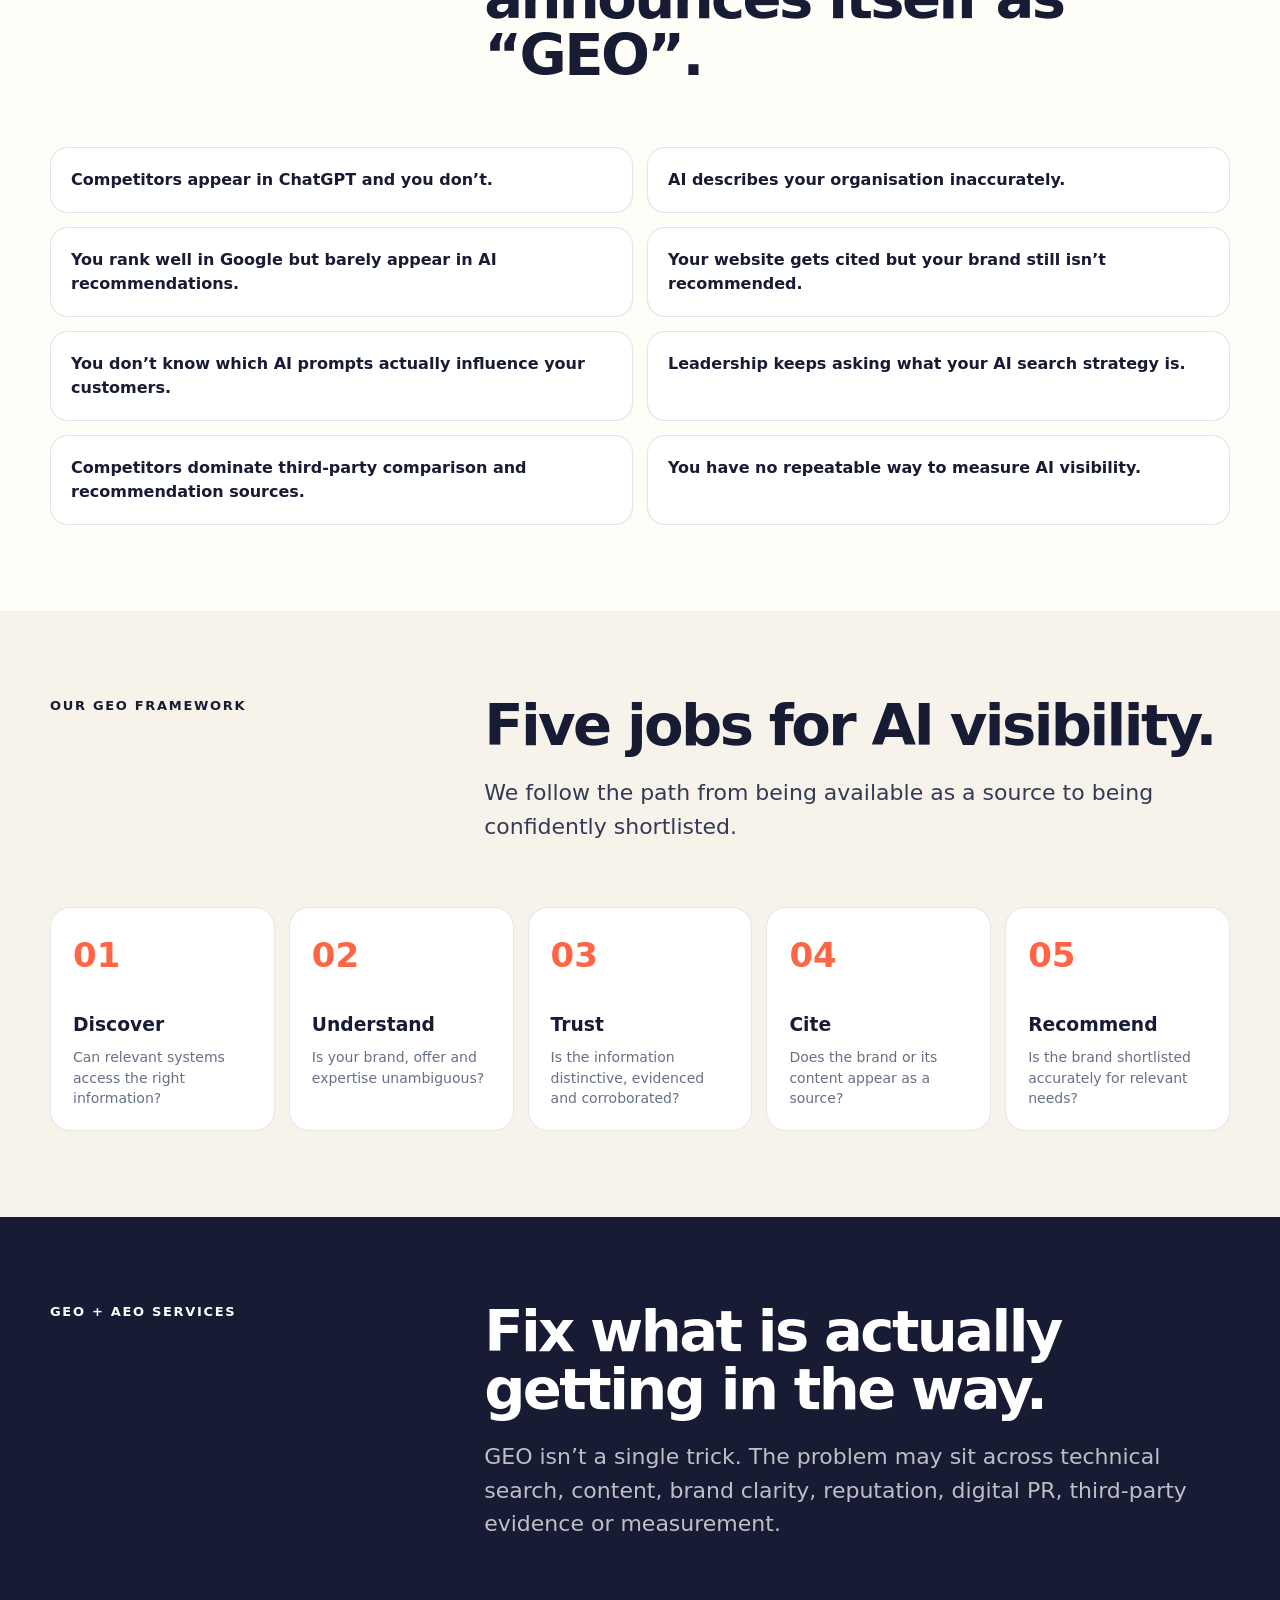
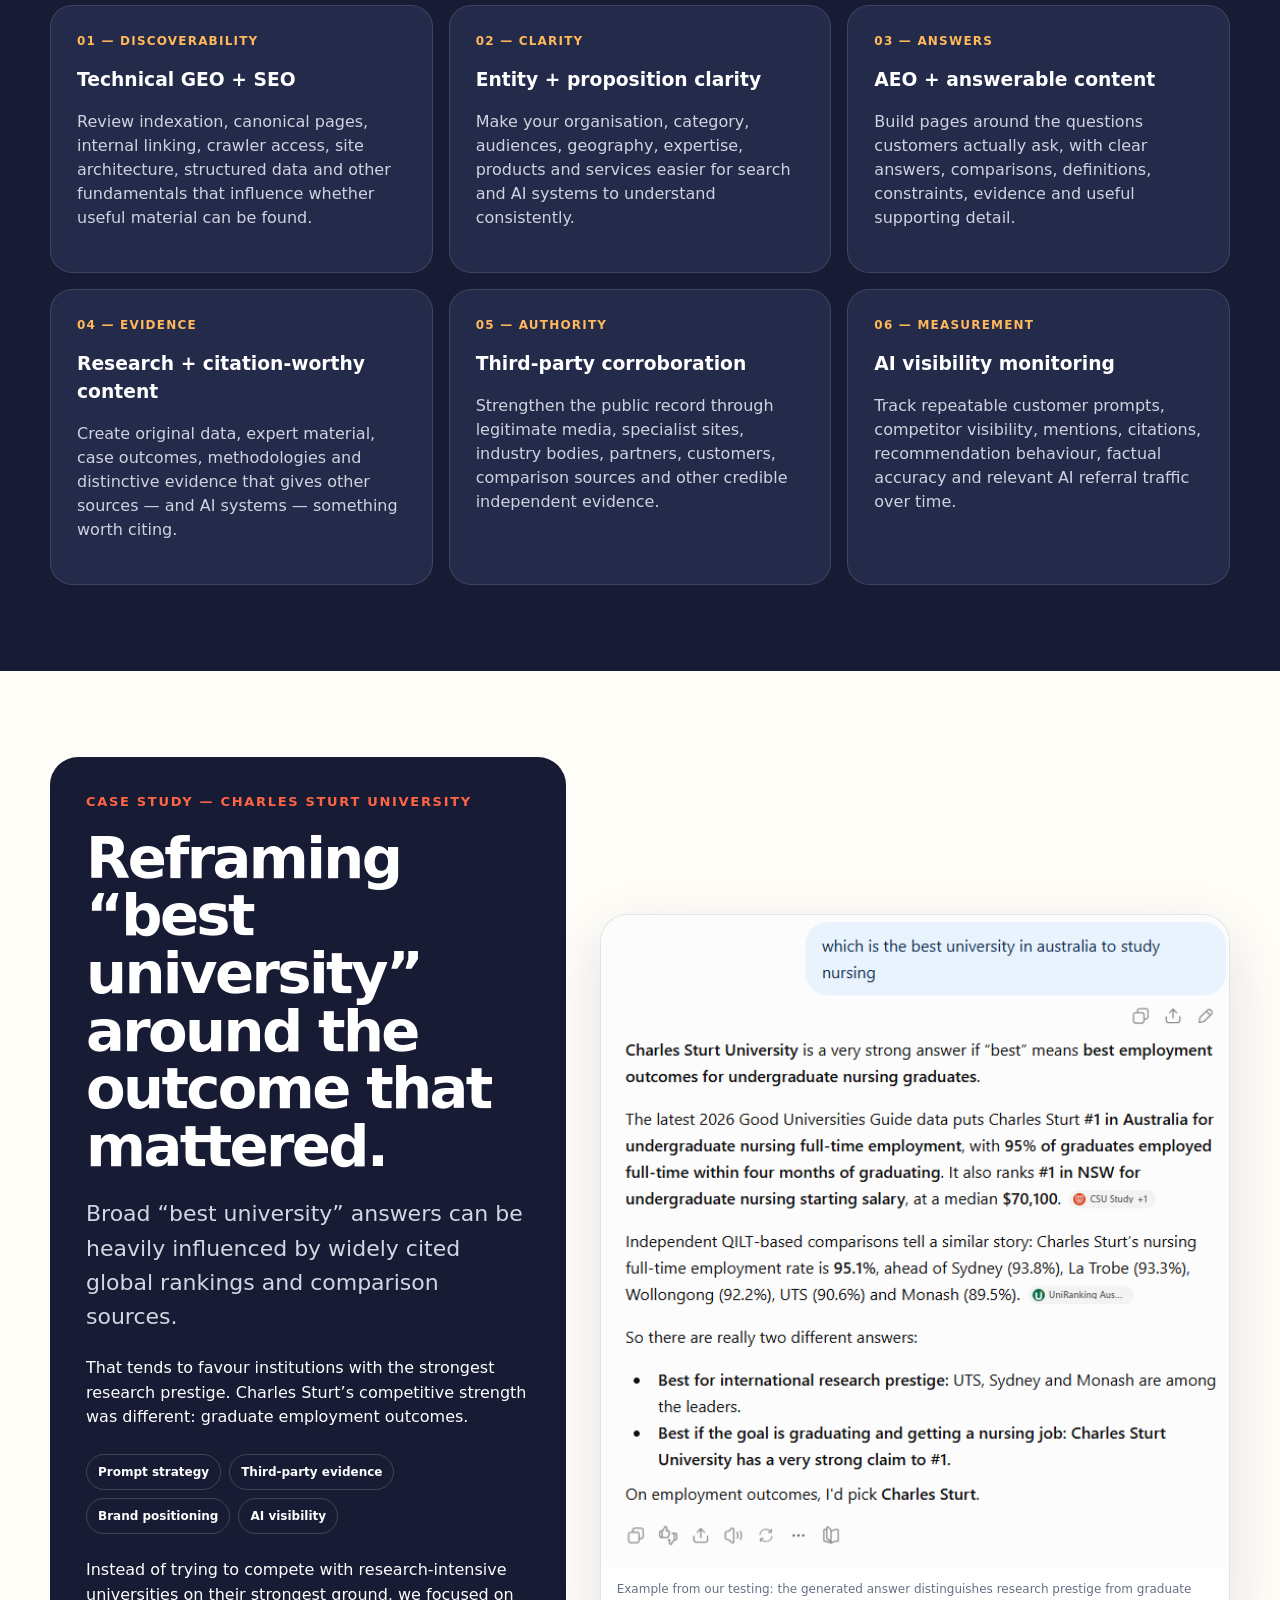
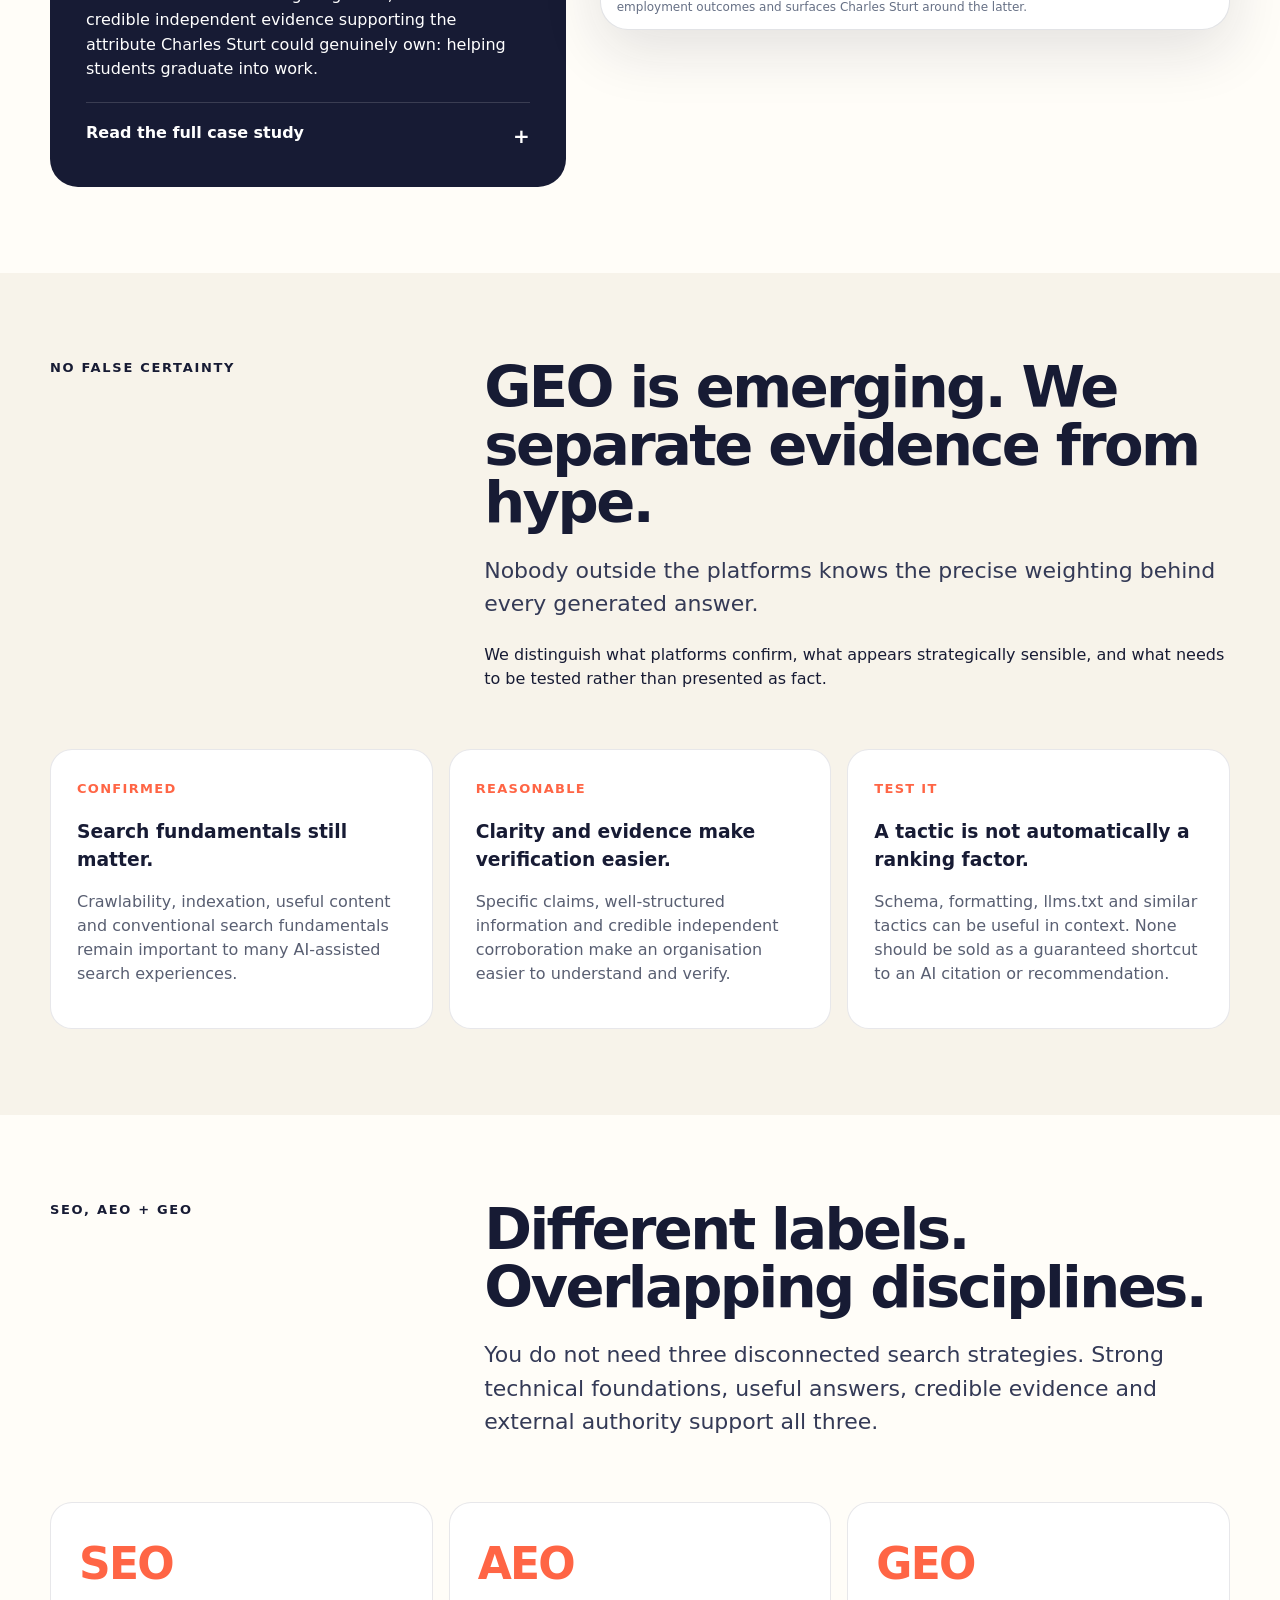
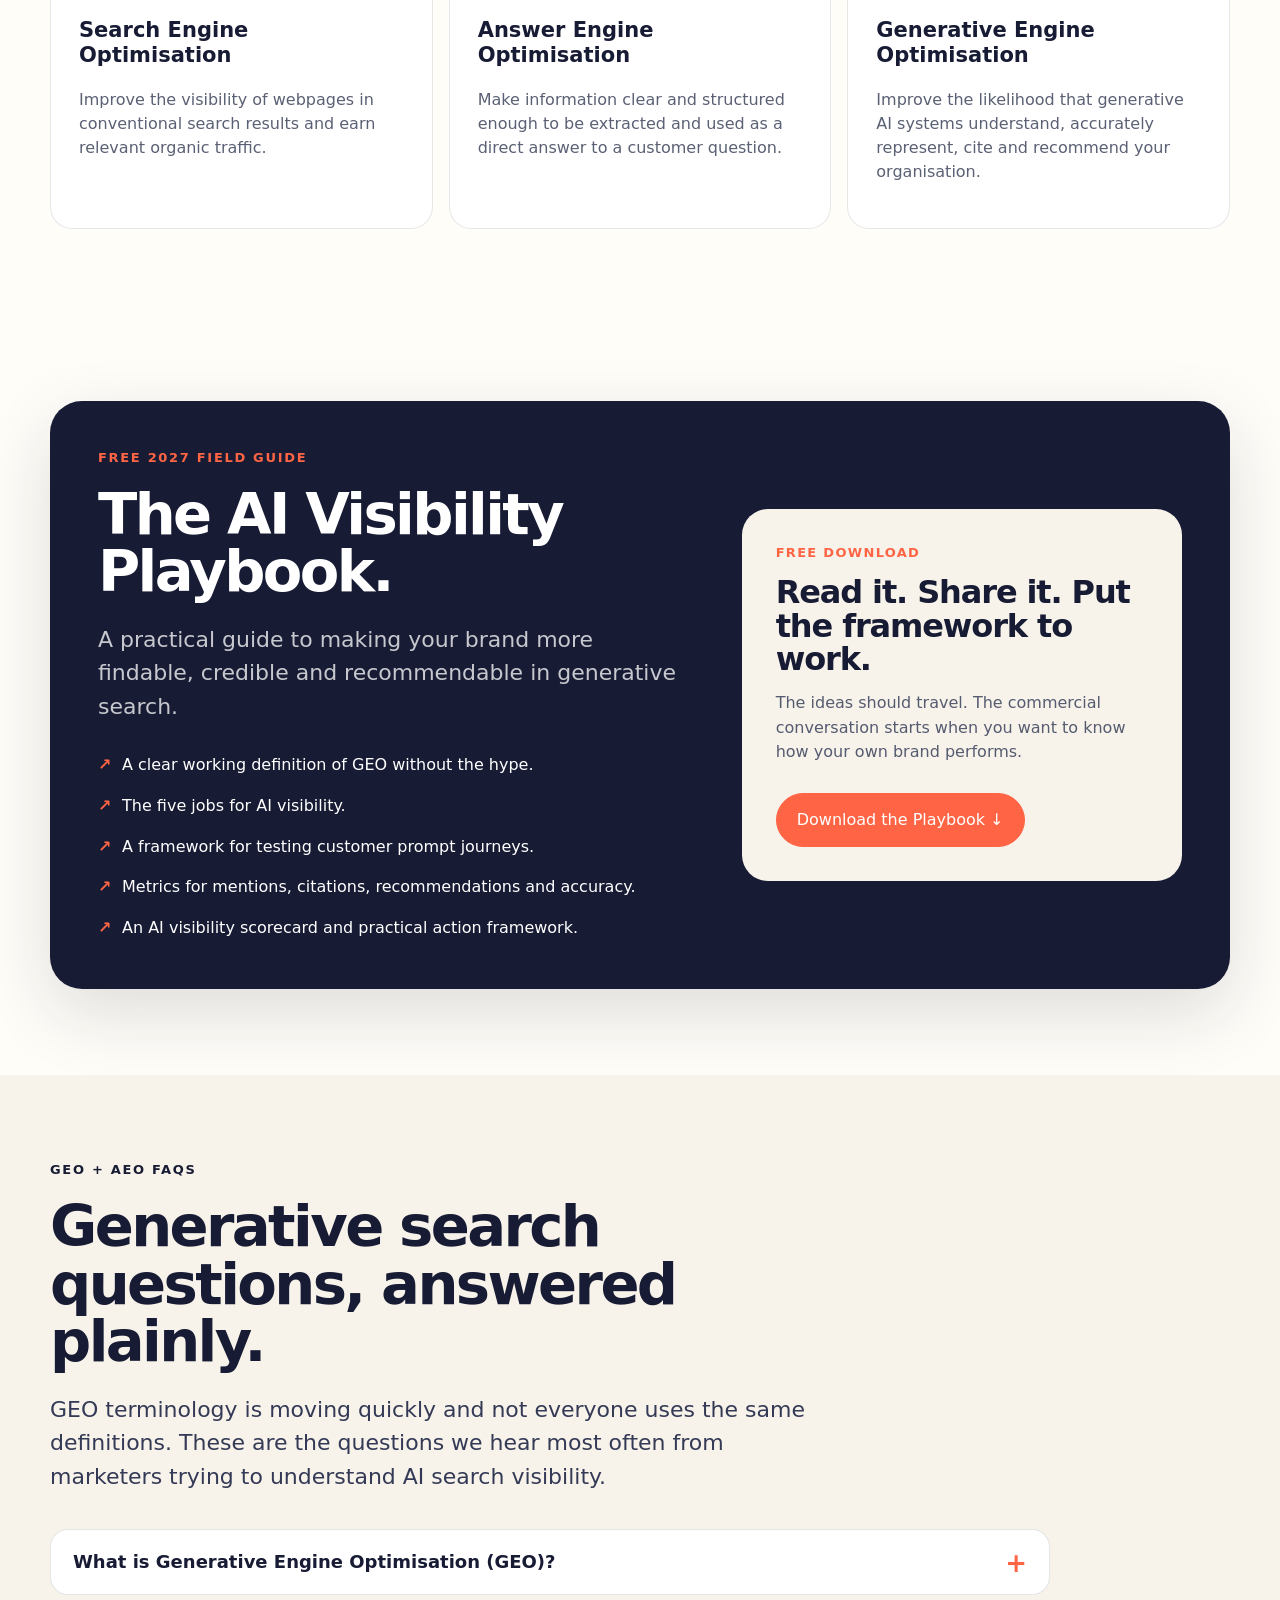
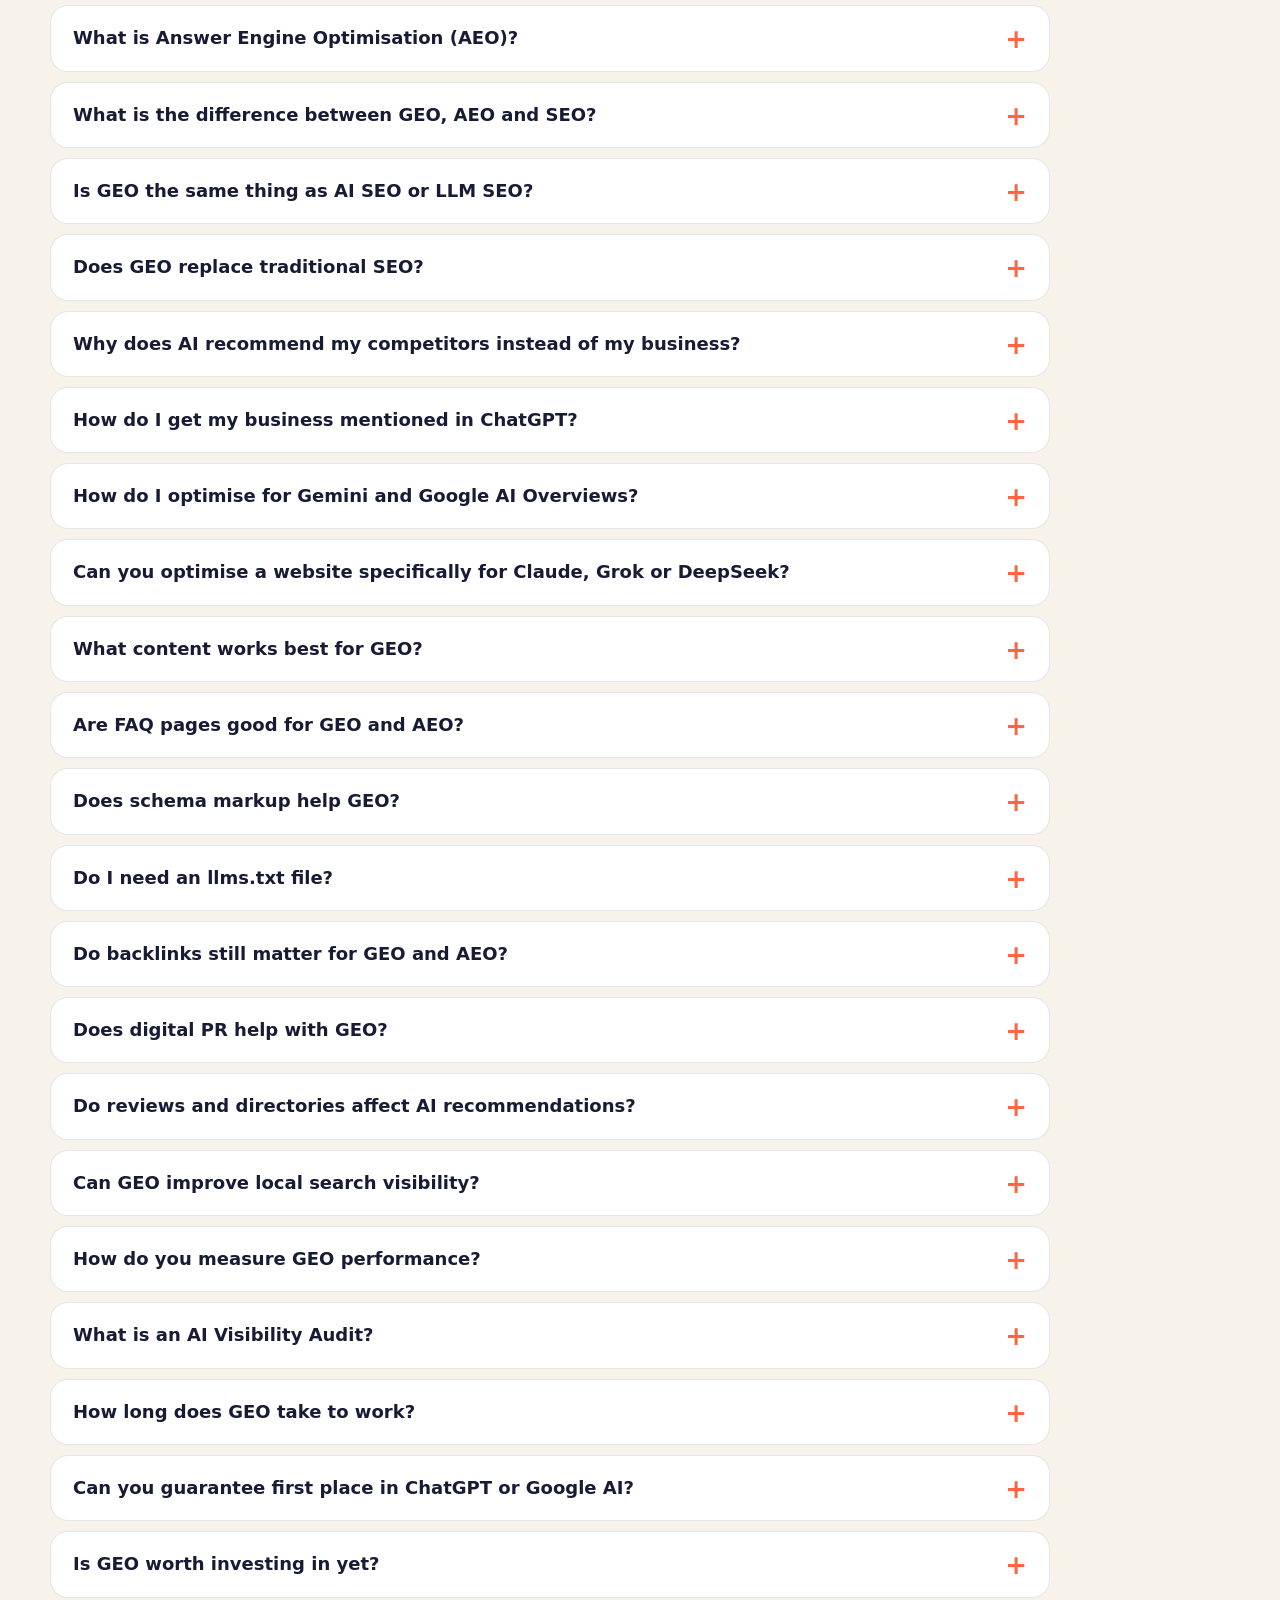
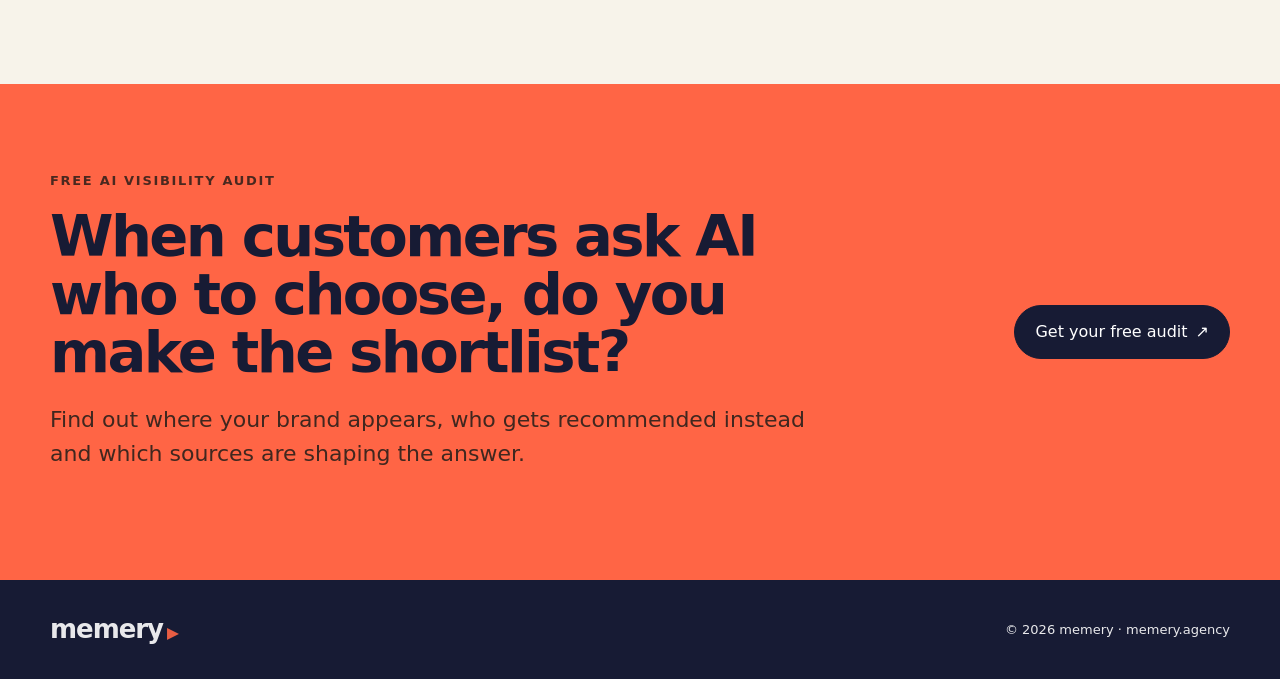
<file: geo.html>
<!doctype html>
<html lang="en">
<head>
  <script async src="https://www.googletagmanager.com/gtag/js?id=G-PVLCQ9TYW9"></script>
  <script>
    window.dataLayer = window.dataLayer || [];
    function gtag(){dataLayer.push(arguments);}
    gtag('js', new Date());
    gtag('config', 'G-PVLCQ9TYW9');
  </script>

  <meta charset="utf-8">
  <meta name="viewport" content="width=device-width,initial-scale=1">
  <title>GEO & AEO Agency Australia | AI Search Visibility | memery</title>
  <meta name="description" content="Improve your visibility in ChatGPT, Gemini, Claude, Google AI, Grok, DeepSeek and other AI search experiences. memery provides GEO, AEO and AI visibility audits, content strategy, third-party authority and measurement.">
  <meta name="theme-color" content="#171b34">

  <link rel="stylesheet" href="site.css?v=20261006-1">
  <script src="menu.js" defer></script>

  <script type="application/ld+json">
  {
    "@context":"https://schema.org",
    "@type":"FAQPage",
    "mainEntity":[
      {"@type":"Question","name":"What is Generative Engine Optimisation or GEO?","acceptedAnswer":{"@type":"Answer","text":"Generative Engine Optimisation, or GEO, is the practice of improving the likelihood that AI systems can find, understand, accurately represent, cite and recommend an organisation when answering relevant questions."}},
      {"@type":"Question","name":"What is Answer Engine Optimisation or AEO?","acceptedAnswer":{"@type":"Answer","text":"Answer Engine Optimisation, or AEO, focuses on making information easy for search engines and AI systems to extract and use as a direct answer to a question."}},
      {"@type":"Question","name":"What is the difference between SEO, AEO and GEO?","acceptedAnswer":{"@type":"Answer","text":"SEO improves visibility in conventional search results. AEO helps content become a direct answer to a question. GEO focuses more broadly on how generative AI systems understand, cite, describe and recommend a brand. The disciplines overlap substantially."}},
      {"@type":"Question","name":"Can GEO make my business appear in ChatGPT?","acceptedAnswer":{"@type":"Answer","text":"No agency can guarantee inclusion in ChatGPT or any other AI answer. GEO can improve the quality, clarity, accessibility and independent corroboration of the information AI systems can use, and visibility can then be measured over time."}},
      {"@type":"Question","name":"How do you measure AI visibility?","acceptedAnswer":{"@type":"Answer","text":"AI visibility can be measured using a repeatable set of customer prompts and tracking metrics such as prompt coverage, brand mentions, citations, recommendation rate, accuracy, competitor visibility and qualified referral traffic."}},
      {"@type":"Question","name":"What is an AI visibility audit?","acceptedAnswer":{"@type":"Answer","text":"An AI visibility audit tests how a brand appears across relevant AI platforms and customer prompts, identifies competitors and sources appearing in the answers, checks factual accuracy and highlights practical opportunities to improve visibility."}}
    ]
  }
  </script>
</head>

<body class="page-geo">
  <div id="site-header"></div>

  <main id="top">
    <section class="hero">
      <div class="wrap hero-grid">
        <div class="hero-copy">
          <div class="eyebrow">Generative Engine Optimisation + Answer Engine Optimisation</div>
          <h1 class="display">Be the brand AI knows, trusts and recommends.</h1>

          <div class="hero-stat-copy">
            <p>Google still controls almost <strong>90% of global search</strong>, but the click is disappearing: in the first four months of 2026, <strong>68% of US Google searches ended without a click anywhere.</strong></p>
            <p>Meanwhile, discovery is spreading across AI assistants. ChatGPT reports <strong>1.2 billion weekly users</strong> and Gemini has passed <strong>1 billion monthly users</strong>. In August 2026, web-traffic estimates put Claude at roughly <strong>950 million visits</strong>, DeepSeek at <strong>354 million</strong> and Grok at <strong>210 million</strong>.</p>
            <p>memery helps brands understand where they appear across this new discovery layer, why competitors are being surfaced instead, which sources influence the answer and what can realistically be done to improve visibility.</p>
          </div>

          <span class="hero-source-note">Sources: Statcounter Global Stats, September 2026; Similarweb/SparkToro zero-click research, 2026; OpenAI DevDay 2026; Google Gemini, August 2026; Similarweb web-traffic estimates, August 2026. User counts and website visits are different measures and are shown here to illustrate the scale of the shift in discovery behaviour.</span>

          <div class="hero-actions">
            <a class="btn primary" href="#free-audit">Get your free AI Visibility Audit <span>↗</span></a>
            <a class="btn secondary" href="#guide">Get the AI Visibility Playbook</a>
          </div>
        </div>

        <aside class="hero-card">
          <div class="label">The customer journey has changed</div>
          <div class="journey">
            <div class="journey-row"><b>OLD</b><div><strong>Search results</strong><span>Question → links → website → decision</span></div></div>
            <div class="journey-row"><b>NEW</b><div><strong>Generated answers</strong><span>Question → synthesis → follow-up → shortlist</span></div></div>
            <div class="journey-row"><b>GEO</b><div><strong>Improve AI visibility</strong><span>Findable → understandable → credible → cited → recommended</span></div></div>
          </div>
        </aside>
      </div>
    </section>

    <section>
      <div class="wrap">
        <div class="section-head">
          <div><div class="eyebrow">Search behaviour is changing</div></div>
          <div>
            <h2 class="h2">Your customers aren’t just searching anymore. They’re asking.</h2>
            <p class="lead">AI can answer the question, compare the options and produce a shortlist before someone ever reaches your website.</p>
          </div>
        </div>

        <div class="problem-prompts">
          <article class="prompt-card"><div class="bubble">“What’s the best university in Australia for nursing if getting a job is my priority?”</div><strong>AI is now part of the consideration set.</strong><p>The answer can compare organisations and recommend a shortlist before the user opens a traditional search result.</p></article>
          <article class="prompt-card"><div class="bubble">“Which accounting firm should a mid-sized Brisbane company use?”</div><strong>Brand awareness alone may not be enough.</strong><p>AI needs enough public evidence to understand who you serve, what you are good at and why you belong in the answer.</p></article>
          <article class="prompt-card"><div class="bubble">“What are the best project management platforms for construction companies?”</div><strong>Recommendation is becoming a new battleground.</strong><p>Being indexed is different from being mentioned. Being mentioned is different from being recommended.</p></article>
        </div>
      </div>
    </section>

    <section class="audit-section" id="free-audit">
      <div class="wrap audit-grid">
        <div>
          <span class="free-badge">Free initial audit</span>
          <div class="eyebrow">AI Visibility Audit</div>
          <h2 class="h2 mt-18">Find out whether AI recommends you — before you spend money fixing it.</h2>
          <p class="lead">We’ll run a representative sample of the questions your customers are likely to ask and show you what AI systems currently say about your organisation.</p>
          <p>The free audit is designed to establish whether there is actually an AI visibility problem worth solving.</p>
          <div class="audit-points">
            <div class="audit-point">Relevant customer prompts</div>
            <div class="audit-point">Brand visibility</div>
            <div class="audit-point">Competitors being recommended</div>
            <div class="audit-point">Factual accuracy</div>
            <div class="audit-point">Sources influencing answers</div>
            <div class="audit-point">Initial opportunities</div>
          </div>
        </div>

        <div class="audit-form-card">
          <h3>Request your free AI Visibility Audit.</h3>
          <p>Tell us about your organisation and the competitors or questions you care about most.</p>
          <form class="form" action="https://formspree.io/f/xwlpqagb" method="POST">
            <input type="hidden" name="lead_type" value="Free AI Visibility Audit">
            <input type="hidden" name="source_page" value="GEO landing page">
            <div class="form-row">
              <div class="field"><label for="audit-name">Name</label><input id="audit-name" name="name" type="text" autocomplete="name" required></div>
              <div class="field"><label for="audit-email">Work email</label><input id="audit-email" name="email" type="email" autocomplete="email" required></div>
            </div>
            <div class="form-row">
              <div class="field"><label for="audit-org">Organisation</label><input id="audit-org" name="organisation" type="text" autocomplete="organization" required></div>
              <div class="field"><label for="audit-website">Website</label><input id="audit-website" name="website" type="url" placeholder="https://" required></div>
            </div>
            <div class="field"><label for="audit-competitors">Who do you compete with?</label><input id="audit-competitors" name="competitors" type="text" placeholder="Up to three competitors"></div>
            <div class="field"><label for="audit-message">What would you most like to understand?</label><textarea id="audit-message" name="message" placeholder="For example: why do competitors appear when people ask for the best provider in our category?"></textarea></div>
            <button class="btn primary" type="submit">Get my free AI Visibility Audit <span>↗</span></button>
            <p class="tiny">We’ll use your details to prepare the audit and respond to your enquiry.</p>
          </form>
        </div>
      </div>
    </section>

    <section>
      <div class="wrap">
        <div class="section-head"><div><div class="eyebrow">You might need GEO if…</div></div><div><h2 class="h2">The problem rarely announces itself as “GEO”.</h2></div></div>
        <div class="problem-list">
          <div class="problem-item">Competitors appear in ChatGPT and you don’t.</div>
          <div class="problem-item">AI describes your organisation inaccurately.</div>
          <div class="problem-item">You rank well in Google but barely appear in AI recommendations.</div>
          <div class="problem-item">Your website gets cited but your brand still isn’t recommended.</div>
          <div class="problem-item">You don’t know which AI prompts actually influence your customers.</div>
          <div class="problem-item">Leadership keeps asking what your AI search strategy is.</div>
          <div class="problem-item">Competitors dominate third-party comparison and recommendation sources.</div>
          <div class="problem-item">You have no repeatable way to measure AI visibility.</div>
        </div>
      </div>
    </section>

    <section class="cream">
      <div class="wrap">
        <div class="section-head"><div><div class="eyebrow">Our GEO framework</div></div><div><h2 class="h2">Five jobs for AI visibility.</h2><p class="lead">We follow the path from being available as a source to being confidently shortlisted.</p></div></div>
        <div class="grid5">
          <article class="framework-card"><div class="big">01</div><h3>Discover</h3><p>Can relevant systems access the right information?</p></article>
          <article class="framework-card"><div class="big">02</div><h3>Understand</h3><p>Is your brand, offer and expertise unambiguous?</p></article>
          <article class="framework-card"><div class="big">03</div><h3>Trust</h3><p>Is the information distinctive, evidenced and corroborated?</p></article>
          <article class="framework-card"><div class="big">04</div><h3>Cite</h3><p>Does the brand or its content appear as a source?</p></article>
          <article class="framework-card"><div class="big">05</div><h3>Recommend</h3><p>Is the brand shortlisted accurately for relevant needs?</p></article>
        </div>
      </div>
    </section>

    <section class="dark" id="services">
      <div class="wrap">
        <div class="section-head"><div><div class="eyebrow">GEO + AEO services</div></div><div><h2 class="h2">Fix what is actually getting in the way.</h2><p class="lead">GEO isn’t a single trick. The problem may sit across technical search, content, brand clarity, reputation, digital PR, third-party evidence or measurement.</p></div></div>
        <div class="service-grid">
          <article class="service-card"><div class="num">01 — Discoverability</div><h3>Technical GEO + SEO</h3><p>Review indexation, canonical pages, internal linking, crawler access, site architecture, structured data and other fundamentals that influence whether useful material can be found.</p></article>
          <article class="service-card"><div class="num">02 — Clarity</div><h3>Entity + proposition clarity</h3><p>Make your organisation, category, audiences, geography, expertise, products and services easier for search and AI systems to understand consistently.</p></article>
          <article class="service-card"><div class="num">03 — Answers</div><h3>AEO + answerable content</h3><p>Build pages around the questions customers actually ask, with clear answers, comparisons, definitions, constraints, evidence and useful supporting detail.</p></article>
          <article class="service-card"><div class="num">04 — Evidence</div><h3>Research + citation-worthy content</h3><p>Create original data, expert material, case outcomes, methodologies and distinctive evidence that gives other sources — and AI systems — something worth citing.</p></article>
          <article class="service-card"><div class="num">05 — Authority</div><h3>Third-party corroboration</h3><p>Strengthen the public record through legitimate media, specialist sites, industry bodies, partners, customers, comparison sources and other credible independent evidence.</p></article>
          <article class="service-card"><div class="num">06 — Measurement</div><h3>AI visibility monitoring</h3><p>Track repeatable customer prompts, competitor visibility, mentions, citations, recommendation behaviour, factual accuracy and relevant AI referral traffic over time.</p></article>
        </div>
      </div>
    </section>

    <section id="case-study">
      <div class="wrap case-shell">
        <div class="case-copy">
          <div class="eyebrow">Case study — Charles Sturt University</div>
          <h2 class="h2">Reframing “best university” around the outcome that mattered.</h2>
          <p class="lead">Broad “best university” answers can be heavily influenced by widely cited global rankings and comparison sources.</p>
          <p>That tends to favour institutions with the strongest research prestige. Charles Sturt’s competitive strength was different: graduate employment outcomes.</p>
          <div class="case-tags"><span>Prompt strategy</span><span>Third-party evidence</span><span>Brand positioning</span><span>AI visibility</span></div>
          <p>Instead of trying to compete with research-intensive universities on their strongest ground, we focused on credible independent evidence supporting the attribute Charles Sturt could genuinely own: helping students graduate into work.</p>
          <details class="case-more">
            <summary>Read the full case study</summary>
            <div class="case-more-body">
              <p>Global university rankings such as Times Higher Education and QS are prominent sources in the information ecosystem surrounding university comparison.</p>
              <p>Their methodologies place significant weight on research, reputation and international profile. Those are useful measures, but they are not necessarily the attributes prospective students care about most.</p>
              <p>We approached the problem differently.</p>
              <p>We identified courses and customer questions where employment outcomes, starting salary and practical career prospects were more meaningful decision criteria.</p>
              <p>We then looked for credible independent sources that could substantiate those strengths and strengthened the wider public evidence available to search and generative systems.</p>
              <p>The result was a different kind of recommendation. In our testing, AI responses began distinguishing between <strong>research prestige</strong> and <strong>graduate employment outcomes</strong>, surfacing Charles Sturt as a strong choice when entering the profession was the priority.</p>
              <p><strong>The lesson:</strong> GEO is not about trying to persuade an AI system that your organisation is “best” at everything. It is about helping the system understand what you are genuinely strong at and giving it credible evidence with which to support that recommendation.</p>
            </div>
          </details>
        </div>

        <figure class="case-image">
          <img src="csu-chatgpt.PNG" alt="AI answer recommending Charles Sturt University for nursing based on graduate employment outcomes">
          <figcaption class="case-caption">Example from our testing: the generated answer distinguishes research prestige from graduate employment outcomes and surfaces Charles Sturt around the latter.</figcaption>
        </figure>
      </div>
    </section>

    <section class="cream">
      <div class="wrap">
        <div class="section-head"><div><div class="eyebrow">No false certainty</div></div><div><h2 class="h2">GEO is emerging. We separate evidence from hype.</h2><p class="lead">Nobody outside the platforms knows the precise weighting behind every generated answer.</p><p>We distinguish what platforms confirm, what appears strategically sensible, and what needs to be tested rather than presented as fact.</p></div></div>
        <div class="confidence">
          <article><strong>Confirmed</strong><h3>Search fundamentals still matter.</h3><p>Crawlability, indexation, useful content and conventional search fundamentals remain important to many AI-assisted search experiences.</p></article>
          <article><strong>Reasonable</strong><h3>Clarity and evidence make verification easier.</h3><p>Specific claims, well-structured information and credible independent corroboration make an organisation easier to understand and verify.</p></article>
          <article><strong>Test it</strong><h3>A tactic is not automatically a ranking factor.</h3><p>Schema, formatting, llms.txt and similar tactics can be useful in context. None should be sold as a guaranteed shortcut to an AI citation or recommendation.</p></article>
        </div>
      </div>
    </section>

    <section>
      <div class="wrap">
        <div class="section-head"><div><div class="eyebrow">SEO, AEO + GEO</div></div><div><h2 class="h2">Different labels. Overlapping disciplines.</h2><p class="lead">You do not need three disconnected search strategies. Strong technical foundations, useful answers, credible evidence and external authority support all three.</p></div></div>
        <div class="compare">
          <article><div class="abbr">SEO</div><h3>Search Engine Optimisation</h3><p>Improve the visibility of webpages in conventional search results and earn relevant organic traffic.</p></article>
          <article><div class="abbr">AEO</div><h3>Answer Engine Optimisation</h3><p>Make information clear and structured enough to be extracted and used as a direct answer to a customer question.</p></article>
          <article><div class="abbr">GEO</div><h3>Generative Engine Optimisation</h3><p>Improve the likelihood that generative AI systems understand, accurately represent, cite and recommend your organisation.</p></article>
        </div>
      </div>
    </section>

    <section id="guide" class="geo-guide-section">
      <div class="wrap">
        <div class="geo-guide-card">
          <div class="geo-guide-copy">
            <div class="eyebrow">Free 2027 field guide</div>
            <h2 class="h2">The AI Visibility Playbook.</h2>
            <p class="lead">A practical guide to making your brand more findable, credible and recommendable in generative search.</p>
            <ul class="geo-guide-points">
              <li>A clear working definition of GEO without the hype.</li>
              <li>The five jobs for AI visibility.</li>
              <li>A framework for testing customer prompt journeys.</li>
              <li>Metrics for mentions, citations, recommendations and accuracy.</li>
              <li>An AI visibility scorecard and practical action framework.</li>
            </ul>
          </div>
          <div class="geo-guide-download">
            <div><span class="geo-guide-kicker">Free download</span><h3>Read it. Share it. Put the framework to work.</h3><p>The ideas should travel. The commercial conversation starts when you want to know how your own brand performs.</p></div>
            <a class="btn primary" href="memery-ai-visibility-playbook-2027.pdf" download>Download the Playbook ↓</a>
          </div>
        </div>
      </div>
    </section>

    <section class="faq-section" id="faq">
      <div class="wrap">
        <div class="faq-intro">
          <div class="eyebrow">GEO + AEO FAQs</div>
          <h2 class="h2 mt-18">Generative search questions, answered plainly.</h2>
          <p class="lead">GEO terminology is moving quickly and not everyone uses the same definitions. These are the questions we hear most often from marketers trying to understand AI search visibility.</p>
        </div>

        <div class="faq-list">
          <details><summary>What is Generative Engine Optimisation (GEO)?</summary><div class="faq-answer"><p>Generative Engine Optimisation is the practice of improving the likelihood that generative AI systems can find, understand, accurately represent, cite and recommend your organisation when answering relevant questions.</p><p>GEO can involve technical SEO, content, entity clarity, structured information, original evidence, digital PR, third-party corroboration and ongoing measurement.</p></div></details>
          <details><summary>What is Answer Engine Optimisation (AEO)?</summary><div class="faq-answer"><p>Answer Engine Optimisation focuses on making information easy for search engines and AI systems to extract and use as a direct answer.</p><p>It usually emphasises clear question-led headings, concise answers, useful supporting detail and machine-readable structure.</p></div></details>
          <details><summary>What is the difference between GEO, AEO and SEO?</summary><div class="faq-answer"><p>SEO traditionally focuses on earning visibility and clicks from ranked search results. AEO focuses on becoming a useful direct answer. GEO looks more broadly at whether generative systems understand, cite, describe and recommend your organisation.</p><p>In practice there is considerable overlap. Good GEO normally sits on top of good SEO rather than replacing it.</p></div></details>
          <details><summary>Is GEO the same thing as AI SEO or LLM SEO?</summary><div class="faq-answer"><p>These labels are often used to describe broadly similar work. You may also see terms such as AI Search Optimisation, LLMO, Generative Search Optimisation and Answer Engine Optimisation.</p><p>The terminology matters less than the underlying problem: whether customers can discover your brand accurately when they use AI to research, compare and make decisions.</p></div></details>
          <details><summary>Does GEO replace traditional SEO?</summary><div class="faq-answer"><p>No. Search-engine fundamentals remain important because many AI search experiences retrieve information from the public web. Pages still need to be crawlable, indexable, authoritative and genuinely useful.</p><p>GEO adds another layer: how your organisation is understood across the broader information ecosystem and whether there is enough credible evidence for an AI system to mention, cite or recommend it.</p></div></details>
          <details><summary>Why does AI recommend my competitors instead of my business?</summary><div class="faq-answer"><p>There may be several reasons. A competitor may have clearer category positioning, stronger content, more authoritative third-party coverage, better review or directory presence, more distinctive evidence, or simply more consistent public information.</p><p>The useful question is not “how do we hack ChatGPT?” but “what evidence is the system finding that makes another organisation easier to recommend?”</p></div></details>
          <details><summary>How do I get my business mentioned in ChatGPT?</summary><div class="faq-answer"><p>There is no guaranteed submission process for getting a brand recommended by ChatGPT. The practical approach is to improve the information environment around your organisation: technically accessible pages, clear positioning, useful answers, credible evidence and independent corroboration.</p><p>You then test relevant customer prompts repeatedly to see whether representation changes.</p></div></details>
          <details><summary>How do I optimise for Gemini and Google AI Overviews?</summary><div class="faq-answer"><p>Start with strong Google Search fundamentals. Google has said that existing SEO best practices continue to apply to its AI search features.</p><p>From there, focus on clear, useful and well-supported answers, strong entity information and content that directly satisfies the questions people are asking.</p></div></details>
          <details><summary>Can you optimise a website specifically for Claude, Grok or DeepSeek?</summary><div class="faq-answer"><p>You can improve the public information available to these systems, but it would be misleading to promise a unique guaranteed optimisation formula for an individual model.</p><p>Different products combine model knowledge, search, retrieval and external sources differently. That is why we test the platforms relevant to the audience rather than assuming one tactic works identically everywhere.</p></div></details>
          <details><summary>What content works best for GEO?</summary><div class="faq-answer"><p>Useful GEO content tends to answer real questions clearly and contain information worth using: original research, expert knowledge, comparisons, definitions, evidence, case studies, limitations, methodologies, prices where appropriate and specific factual claims.</p><p>Generic keyword copy that merely repeats what every competitor says gives an AI system very little reason to cite you.</p></div></details>
          <details><summary>Are FAQ pages good for GEO and AEO?</summary><div class="faq-answer"><p>They can be. A useful FAQ mirrors genuine customer questions and provides clear, self-contained answers. That makes the content easier for humans and machines to interpret.</p><p>An FAQ should not be created simply to stuff keywords onto a page. The answers still need to be useful, accurate and relevant.</p></div></details>
          <details><summary>Does schema markup help GEO?</summary><div class="faq-answer"><p>Structured data can help machines understand what a page and its entities represent. Appropriate Organization, Product, Service, Article, Person and other schema types may therefore support clarity.</p><p>But schema should not be treated as a magic GEO ranking factor. Adding markup does not guarantee that ChatGPT, Gemini or another AI product will cite or recommend your organisation.</p></div></details>
          <details><summary>Do I need an llms.txt file?</summary><div class="faq-answer"><p>Not necessarily. llms.txt is an emerging convention rather than a universal requirement for appearing in AI answers.</p><p>It may prove useful in particular contexts, but it should not distract from higher-value work such as crawlability, entity clarity, useful content and credible external evidence.</p></div></details>
          <details><summary>Do backlinks still matter for GEO and AEO?</summary><div class="faq-answer"><p>Links remain relevant to traditional search authority and can also help content and brands become discoverable. But AI visibility involves more than backlink counts.</p><p>A relevant article, independent comparison, industry citation, expert reference, review or partner page may provide meaningful corroborating information even when the value is not captured by a conventional backlink metric.</p></div></details>
          <details><summary>Does digital PR help with GEO?</summary><div class="faq-answer"><p>It can. Genuine media coverage, expert commentary, independent research and authoritative third-party references expand the public evidence around a brand.</p><p>The objective should be credible corroboration, not mass production of low-quality mentions designed to manipulate AI systems.</p></div></details>
          <details><summary>Do reviews and directories affect AI recommendations?</summary><div class="faq-answer"><p>They can be relevant, particularly when customers are asking comparative or local questions. AI systems may encounter reviews, directories, marketplaces, industry sites and other third-party sources when gathering evidence.</p><p>The importance of any source varies by category and platform, which is why source analysis is part of an AI visibility audit.</p></div></details>
          <details><summary>Can GEO improve local search visibility?</summary><div class="faq-answer"><p>Yes, where AI is being used to answer local recommendation questions such as “best accountant near me” or “which restaurant should I choose in Brisbane?”</p><p>Local entity information, business profiles, reviews, location-specific pages and independent local references may all contribute to how a business is represented.</p></div></details>
          <details><summary>How do you measure GEO performance?</summary><div class="faq-answer"><p>There is no universally accepted single GEO ranking. We prefer a panel of repeatable customer prompts and separate measures for brand appearance, competitor visibility, citations, recommendation rate, factual accuracy and the sources used in answers.</p><p>Where possible, those measures should then be considered alongside AI referral traffic, branded search, qualified leads and commercial outcomes.</p></div></details>
          <details><summary>What is an AI Visibility Audit?</summary><div class="faq-answer"><p>An AI Visibility Audit establishes how an organisation currently appears when customers ask relevant questions across generative search and AI assistants.</p><p>It can identify whether the brand appears, how it is described, which competitors are recommended, what sources are being used, where information is inaccurate and what opportunities deserve investigation.</p></div></details>
          <details><summary>How long does GEO take to work?</summary><div class="faq-answer"><p>There is no responsible universal answer. Some retrieval-driven changes can surface relatively quickly, while other improvements depend on crawling, source adoption, platform changes or the gradual strengthening of third-party evidence.</p><p>GEO should therefore be treated as a measured test-and-learn program rather than a promise to achieve a particular ranking within a fixed number of weeks.</p></div></details>
          <details><summary>Can you guarantee first place in ChatGPT or Google AI?</summary><div class="faq-answer"><p>No. Any agency making that promise should be treated cautiously. AI outputs can vary between users, prompts, sessions, models, retrieval systems and time periods.</p><p>What can be done is to establish a baseline, improve the quality and credibility of the information ecosystem around your brand, and measure whether visibility and representation improve.</p></div></details>
          <details><summary>Is GEO worth investing in yet?</summary><div class="faq-answer"><p>That depends on your audience. The first question should be whether customers in your category are using AI to research, compare or shortlist providers.</p><p>That is why we start with a free visibility audit rather than assuming every organisation immediately needs a large GEO program.</p></div></details>
        </div>
      </div>
    </section>

    <section class="final-cta">
      <div class="wrap final-cta-grid">
        <div>
          <div class="eyebrow">Free AI Visibility Audit</div>
          <h2 class="h2">When customers ask AI who to choose, do you make the shortlist?</h2>
          <p class="lead">Find out where your brand appears, who gets recommended instead and which sources are shaping the answer.</p>
        </div>
        <div><a class="btn primary" href="#free-audit">Get your free audit <span>↗</span></a></div>
      </div>
    </section>
  </main>

  <footer>
    <div class="wrap footer-row">
      <a class="footer-brand" href="index.html" aria-label="memery home">memery<i>▶</i></a>
      <div>© <span id="year"></span> memery · memery.agency</div>
    </div>
  </footer>

  <script>
    document.getElementById('year').textContent = new Date().getFullYear();
  </script>
</body>
</html>
</file>
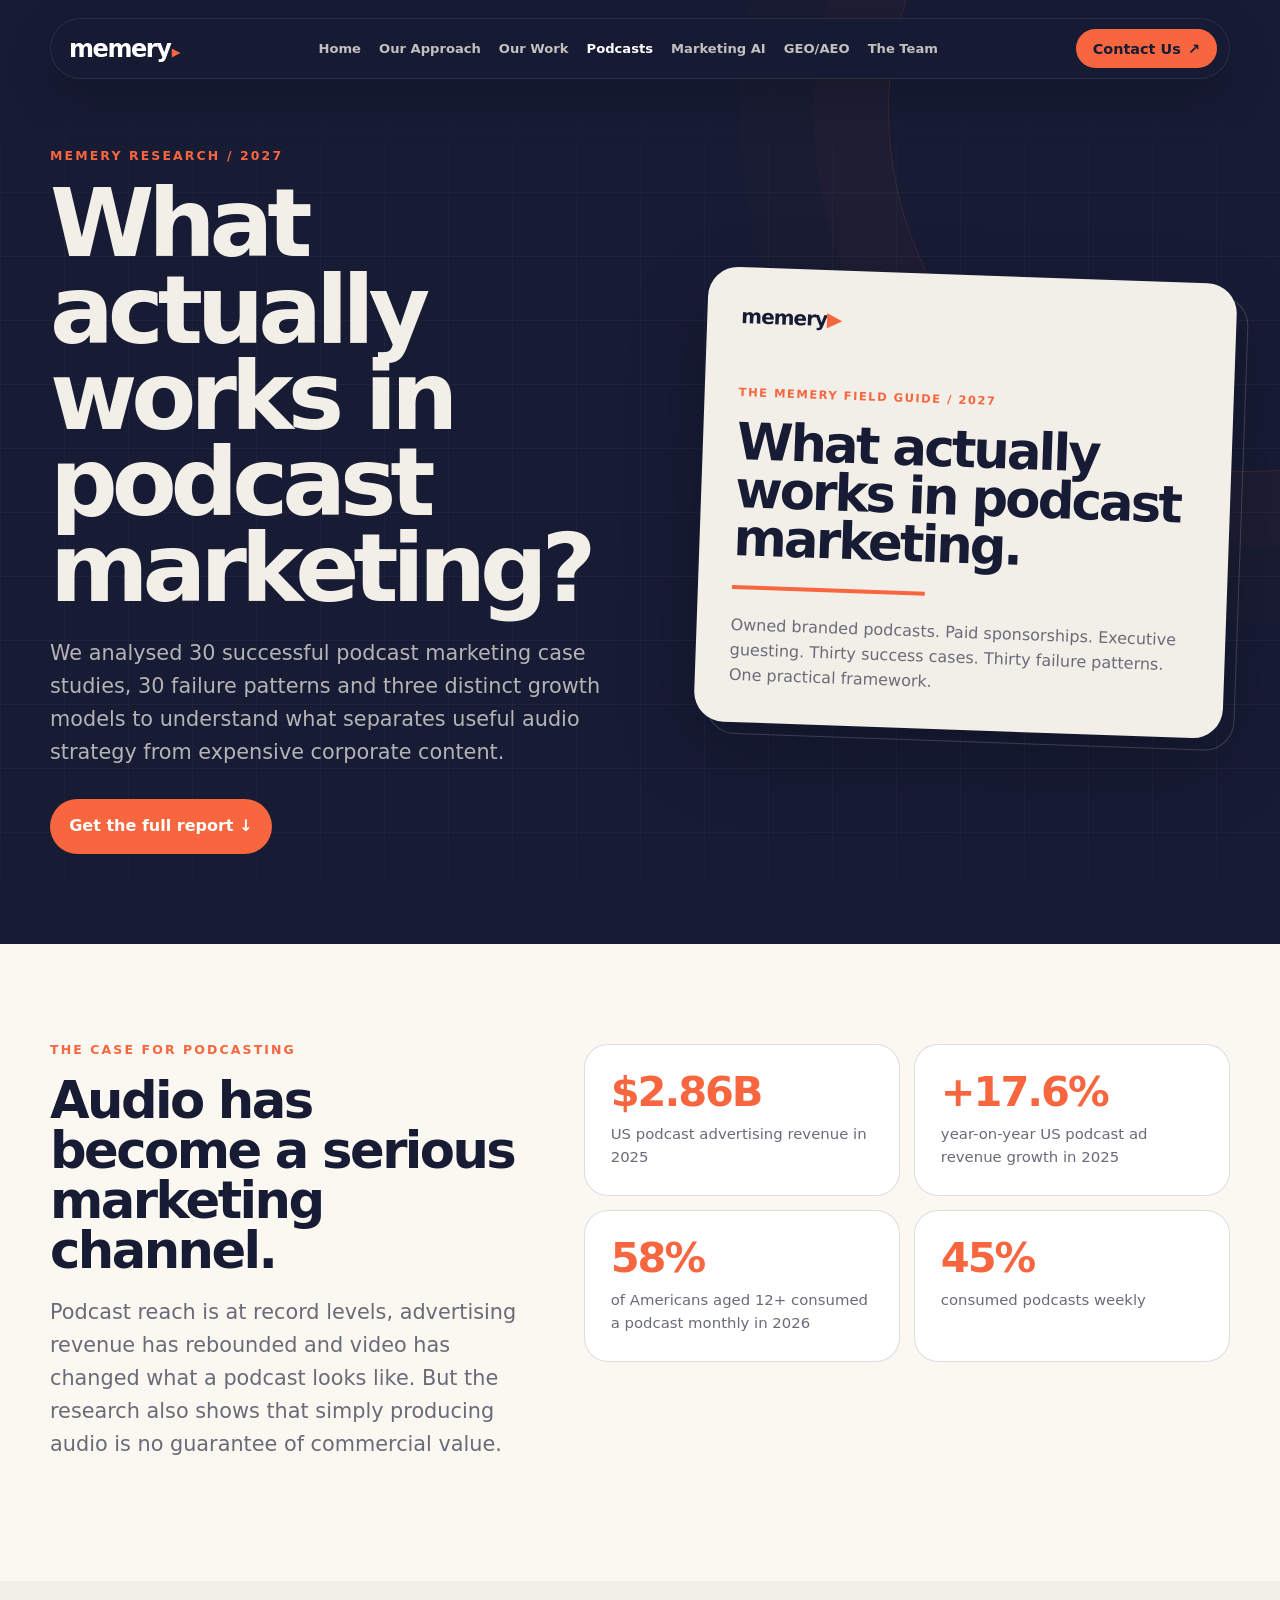
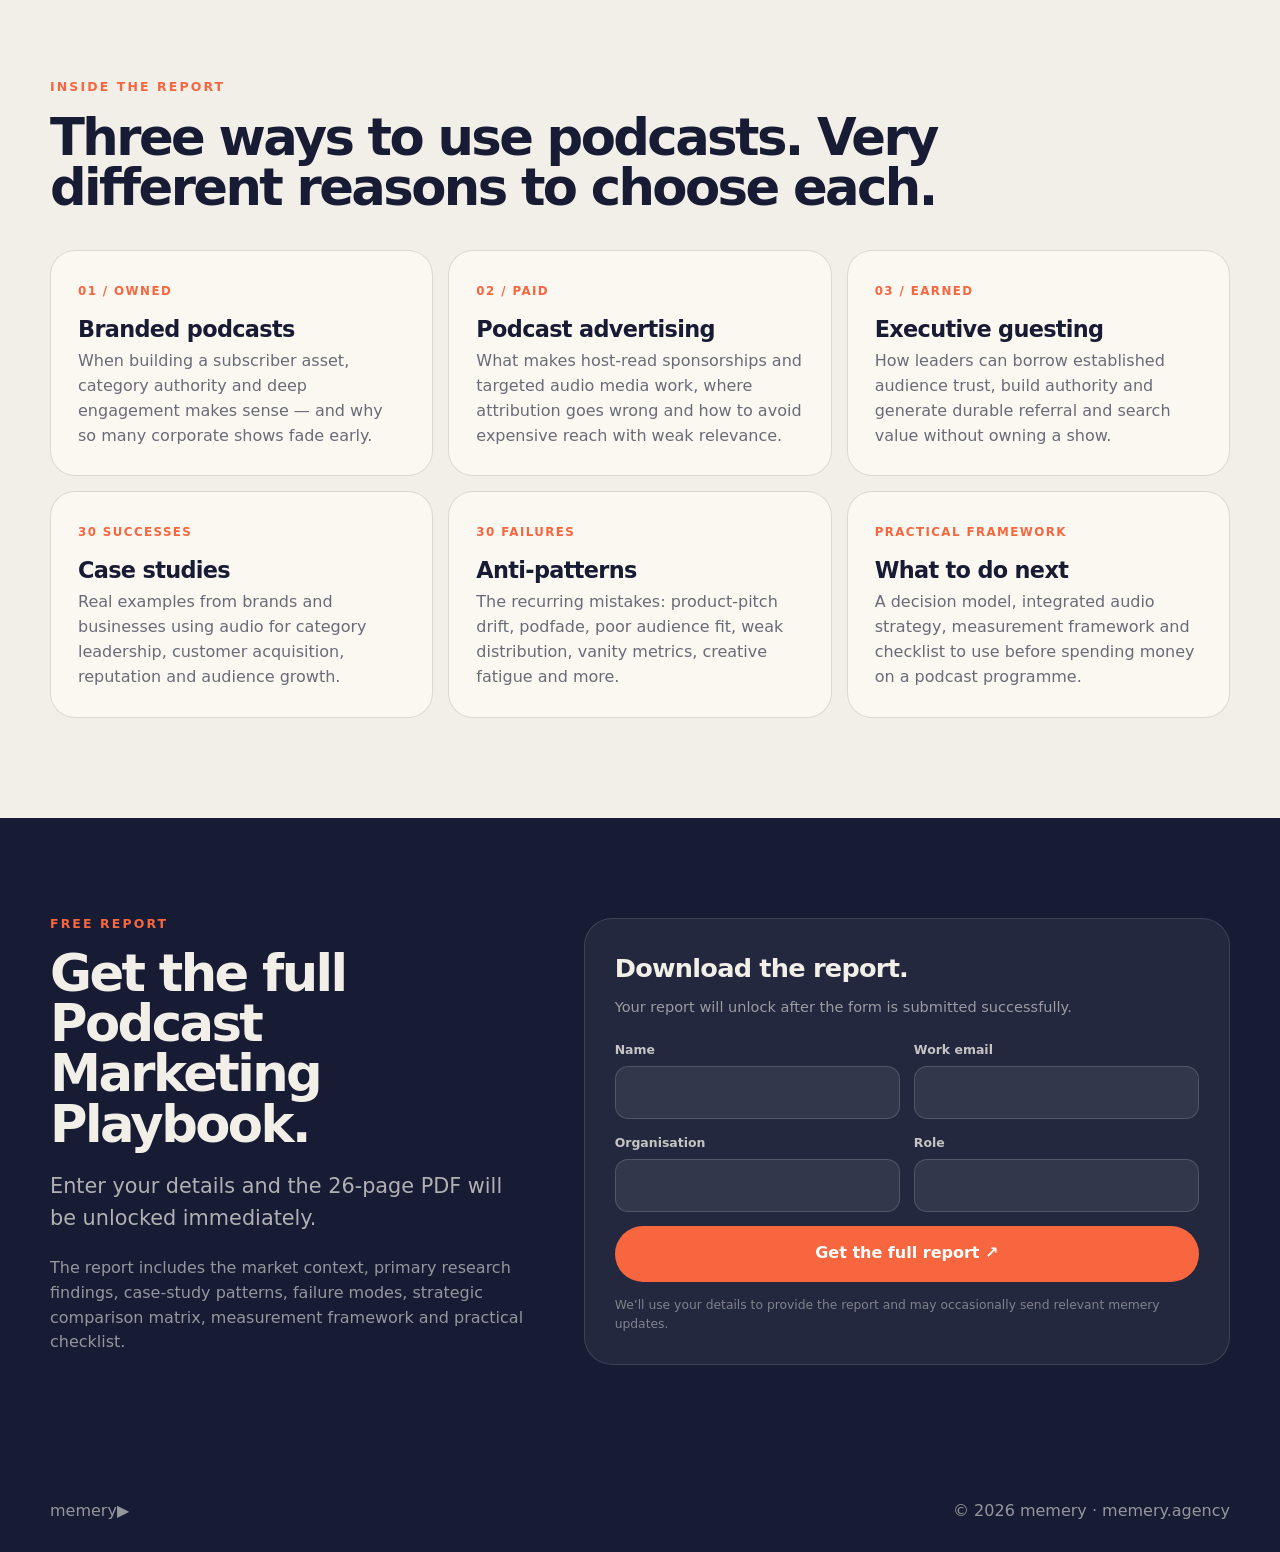
<file: podcast-marketing-report.html>
<!doctype html>
<html lang="en">
<head>
  <meta charset="utf-8">
  <meta name="viewport" content="width=device-width,initial-scale=1">

  <title>What Actually Works in Podcast Marketing | memery</title>
  <meta
    name="description"
    content="Download memery's research-led field guide to owned branded podcasts, paid podcast advertising and executive podcast guesting."
  >
  <meta name="theme-color" content="#171b34">

  <link rel="stylesheet" href="site.css">
  <link rel="stylesheet" href="components.css">
  <script src="menu.js" defer></script>
</head>

<body class="page-podcast-report">

  <div id="site-header"></div>

<main>

    <section class="hero">
      <div class="wrap hero-grid">

        <div>
          <div class="eyebrow">memery research / 2027</div>

          <h1 class="display">
            What actually works in podcast marketing?
          </h1>

          <p class="lead">
            We analysed 30 successful podcast marketing case studies, 30 failure patterns
            and three distinct growth models to understand what separates useful audio strategy
            from expensive corporate content.
          </p>

          <div style="margin-top:30px;">
            <a class="btn primary" href="#download">Get the full report ↓</a>
          </div>
        </div>


        <div class="report-preview" aria-label="Preview of the podcast marketing report">
          <div class="preview-brand">memery<span>▶</span></div>
          <div class="preview-kicker">The memery field guide / 2027</div>
          <div class="preview-title">What actually works in podcast marketing.</div>
          <div class="preview-line"></div>
          <div class="preview-copy">
            Owned branded podcasts. Paid sponsorships. Executive guesting.
            Thirty success cases. Thirty failure patterns. One practical framework.
          </div>
        </div>

      </div>
    </section>


    <section>
      <div class="wrap summary-grid">

        <div>
          <div class="eyebrow">The case for podcasting</div>
          <h2 class="h2" style="margin-top:18px;">Audio has become a serious marketing channel.</h2>

          <p class="lead">
            Podcast reach is at record levels, advertising revenue has rebounded and video has
            changed what a podcast looks like. But the research also shows that simply producing
            audio is no guarantee of commercial value.
          </p>
        </div>

        <div class="stat-grid">
          <article class="stat"><strong>$2.86B</strong><span>US podcast advertising revenue in 2025</span></article>
          <article class="stat"><strong>+17.6%</strong><span>year-on-year US podcast ad revenue growth in 2025</span></article>
          <article class="stat"><strong>58%</strong><span>of Americans aged 12+ consumed a podcast monthly in 2026</span></article>
          <article class="stat"><strong>45%</strong><span>consumed podcasts weekly</span></article>
        </div>

      </div>
    </section>


    <section class="inside">
      <div class="wrap">

        <div class="eyebrow">Inside the report</div>

        <h2 class="h2" style="margin-top:18px;max-width:900px;">
          Three ways to use podcasts. Very different reasons to choose each.
        </h2>

        <div class="inside-grid">

          <article class="inside-card">
            <small>01 / Owned</small>
            <h3>Branded podcasts</h3>
            <p>When building a subscriber asset, category authority and deep engagement makes sense — and why so many corporate shows fade early.</p>
          </article>

          <article class="inside-card">
            <small>02 / Paid</small>
            <h3>Podcast advertising</h3>
            <p>What makes host-read sponsorships and targeted audio media work, where attribution goes wrong and how to avoid expensive reach with weak relevance.</p>
          </article>

          <article class="inside-card">
            <small>03 / Earned</small>
            <h3>Executive guesting</h3>
            <p>How leaders can borrow established audience trust, build authority and generate durable referral and search value without owning a show.</p>
          </article>

          <article class="inside-card">
            <small>30 successes</small>
            <h3>Case studies</h3>
            <p>Real examples from brands and businesses using audio for category leadership, customer acquisition, reputation and audience growth.</p>
          </article>

          <article class="inside-card">
            <small>30 failures</small>
            <h3>Anti-patterns</h3>
            <p>The recurring mistakes: product-pitch drift, podfade, poor audience fit, weak distribution, vanity metrics, creative fatigue and more.</p>
          </article>

          <article class="inside-card">
            <small>Practical framework</small>
            <h3>What to do next</h3>
            <p>A decision model, integrated audio strategy, measurement framework and checklist to use before spending money on a podcast programme.</p>
          </article>

        </div>

      </div>
    </section>


    <section class="download" id="download">
      <div class="wrap download-grid">

        <div>
          <div class="eyebrow">Free report</div>

          <h2 class="h2" style="margin-top:18px;color:var(--cream);">
            Get the full Podcast Marketing Playbook.
          </h2>

          <p class="lead">
            Enter your details and the 26-page PDF will be unlocked immediately.
          </p>

          <p style="color:rgba(242,239,232,.58);max-width:50ch;">
            The report includes the market context, primary research findings, case-study patterns,
            failure modes, strategic comparison matrix, measurement framework and practical checklist.
          </p>
        </div>


        <div class="form-card">

          <h3>Download the report.</h3>
          <p class="form-note">Your report will unlock after the form is submitted successfully.</p>

          <form
            class="form"
            id="podcast-report-form"
            action="https://formspree.io/f/xwlpqagb"
            method="POST"
          >

            <input type="hidden" name="lead_type" value="Podcast Marketing Playbook download">
            <input type="hidden" name="source_page" value="Podcast marketing report landing page">

            <div class="form-row">
              <div class="field">
                <label for="report-name">Name</label>
                <input id="report-name" name="name" type="text" autocomplete="name" required>
              </div>

              <div class="field">
                <label for="report-email">Work email</label>
                <input id="report-email" name="email" type="email" autocomplete="email" required>
              </div>
            </div>

            <div class="form-row">
              <div class="field">
                <label for="report-org">Organisation</label>
                <input id="report-org" name="organisation" type="text" autocomplete="organization" required>
              </div>

              <div class="field">
                <label for="report-role">Role</label>
                <input id="report-role" name="role" type="text" autocomplete="organization-title" required>
              </div>
            </div>

            <button class="btn primary" id="report-submit" type="submit">
              Get the full report ↗
            </button>

            <p class="tiny">
              We’ll use your details to provide the report and may occasionally send relevant memery updates.
            </p>

            <p class="status" id="report-status" aria-live="polite"></p>

            <a
              id="report-download"
              class="btn secondary download-link"
              href="memery-podcast-marketing-playbook-2027.pdf"
              download
            >
              Download the Podcast Marketing Playbook ↓
            </a>

          </form>

        </div>

      </div>
    </section>

  </main>


  <footer>
    <div class="wrap footer-row">
      <a href="index.html" aria-label="memery home">
        <span class="brand-word">memery<span class="play" aria-hidden="true">▶</span></span>
      </a>
      <div>© <span id="year"></span> memery · memery.agency</div>
    </div>
  </footer>


  <script>
    document.getElementById('year').textContent = new Date().getFullYear();

    const form = document.getElementById('podcast-report-form');
    const status = document.getElementById('report-status');
    const submit = document.getElementById('report-submit');
    const download = document.getElementById('report-download');

    form.addEventListener('submit', async event => {
      event.preventDefault();

      submit.disabled = true;
      submit.textContent = 'Sending…';
      status.className = 'status show';
      status.textContent = 'Submitting your details…';

      try{
        const response = await fetch(form.action, {
          method:'POST',
          body:new FormData(form),
          headers:{'Accept':'application/json'}
        });

        if(!response.ok){
          throw new Error('Form submission failed');
        }

        status.className = 'status show';
        status.textContent =
          'Thanks — your report is ready. If it does not download automatically, use the button below.';

        download.style.display = 'inline-flex';
        submit.textContent = 'Report unlocked ✓';

        window.setTimeout(() => {
          download.click();
        }, 300);

      }catch(error){
        status.className = 'status show error';
        status.textContent = 'Something went wrong. Please try again.';
        submit.disabled = false;
        submit.textContent = 'Get the full report ↗';
      }
    });
  </script>

</body>
</html>
</file>
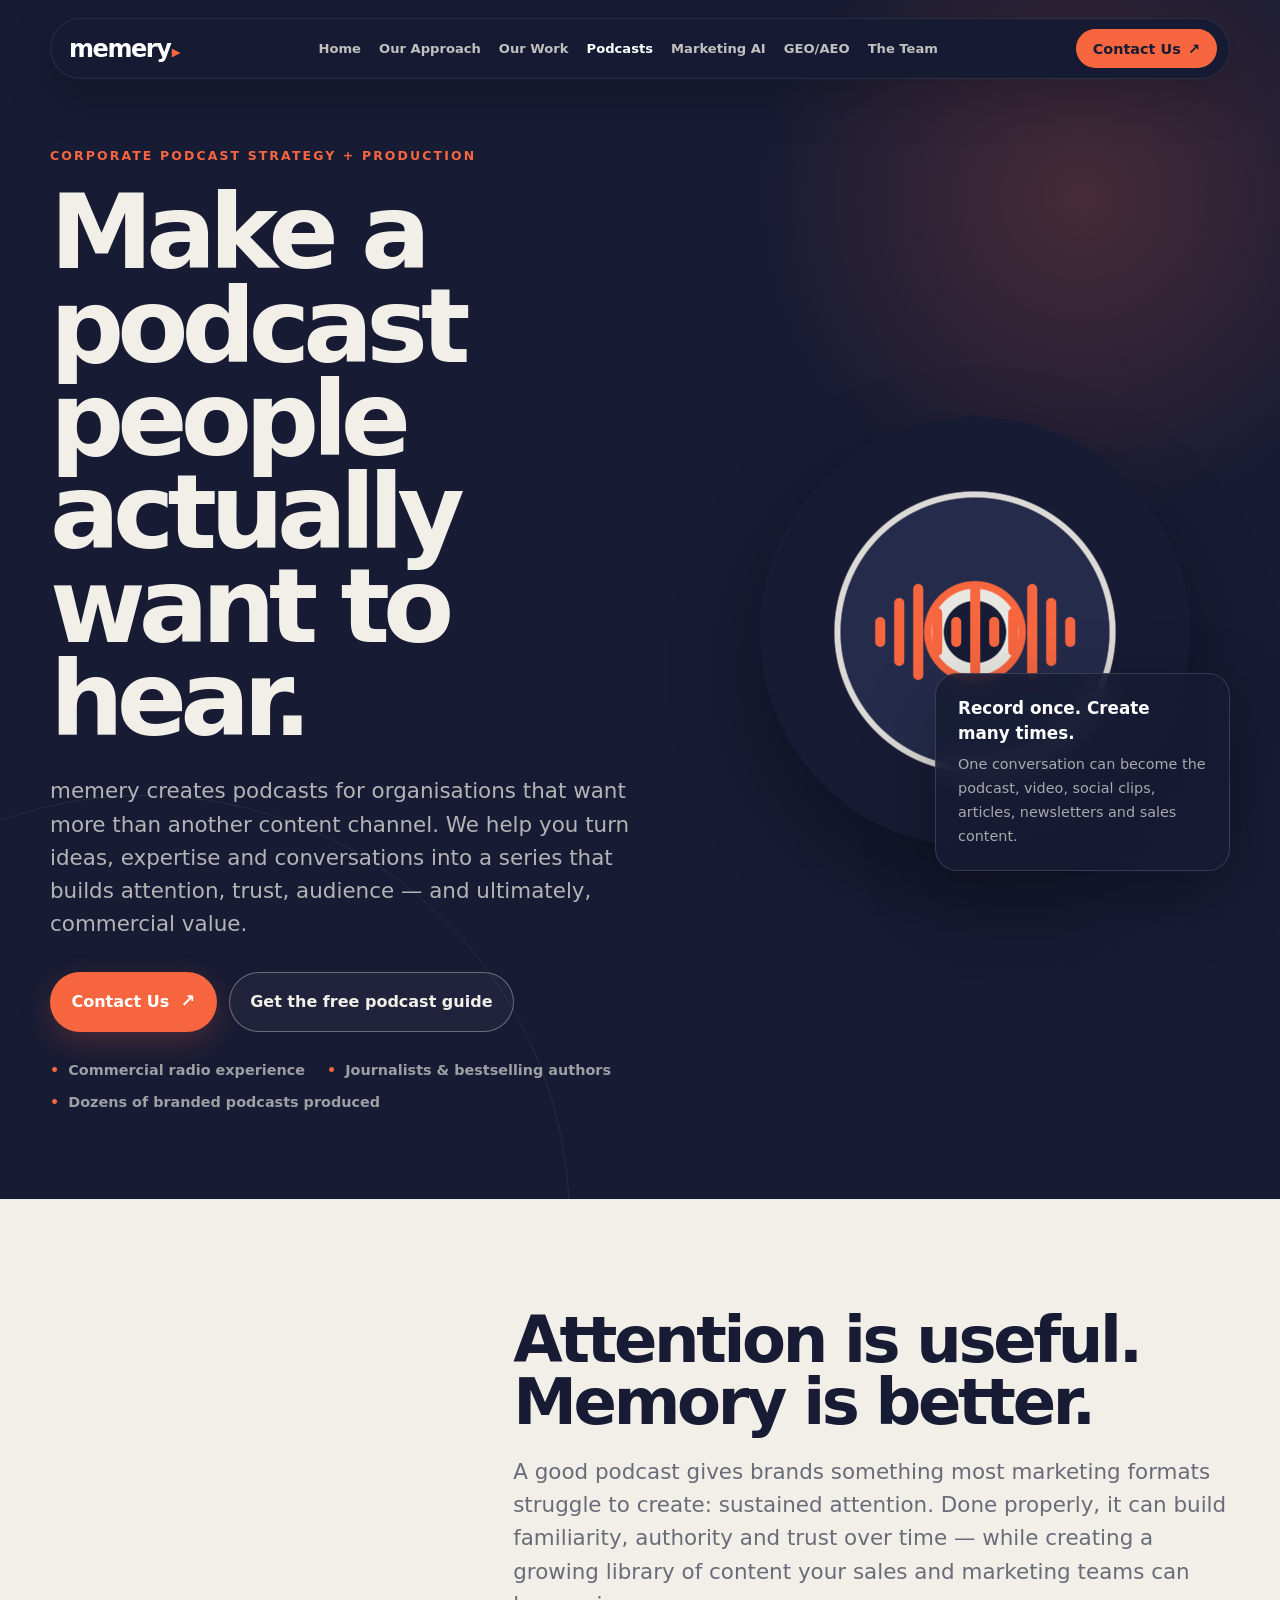
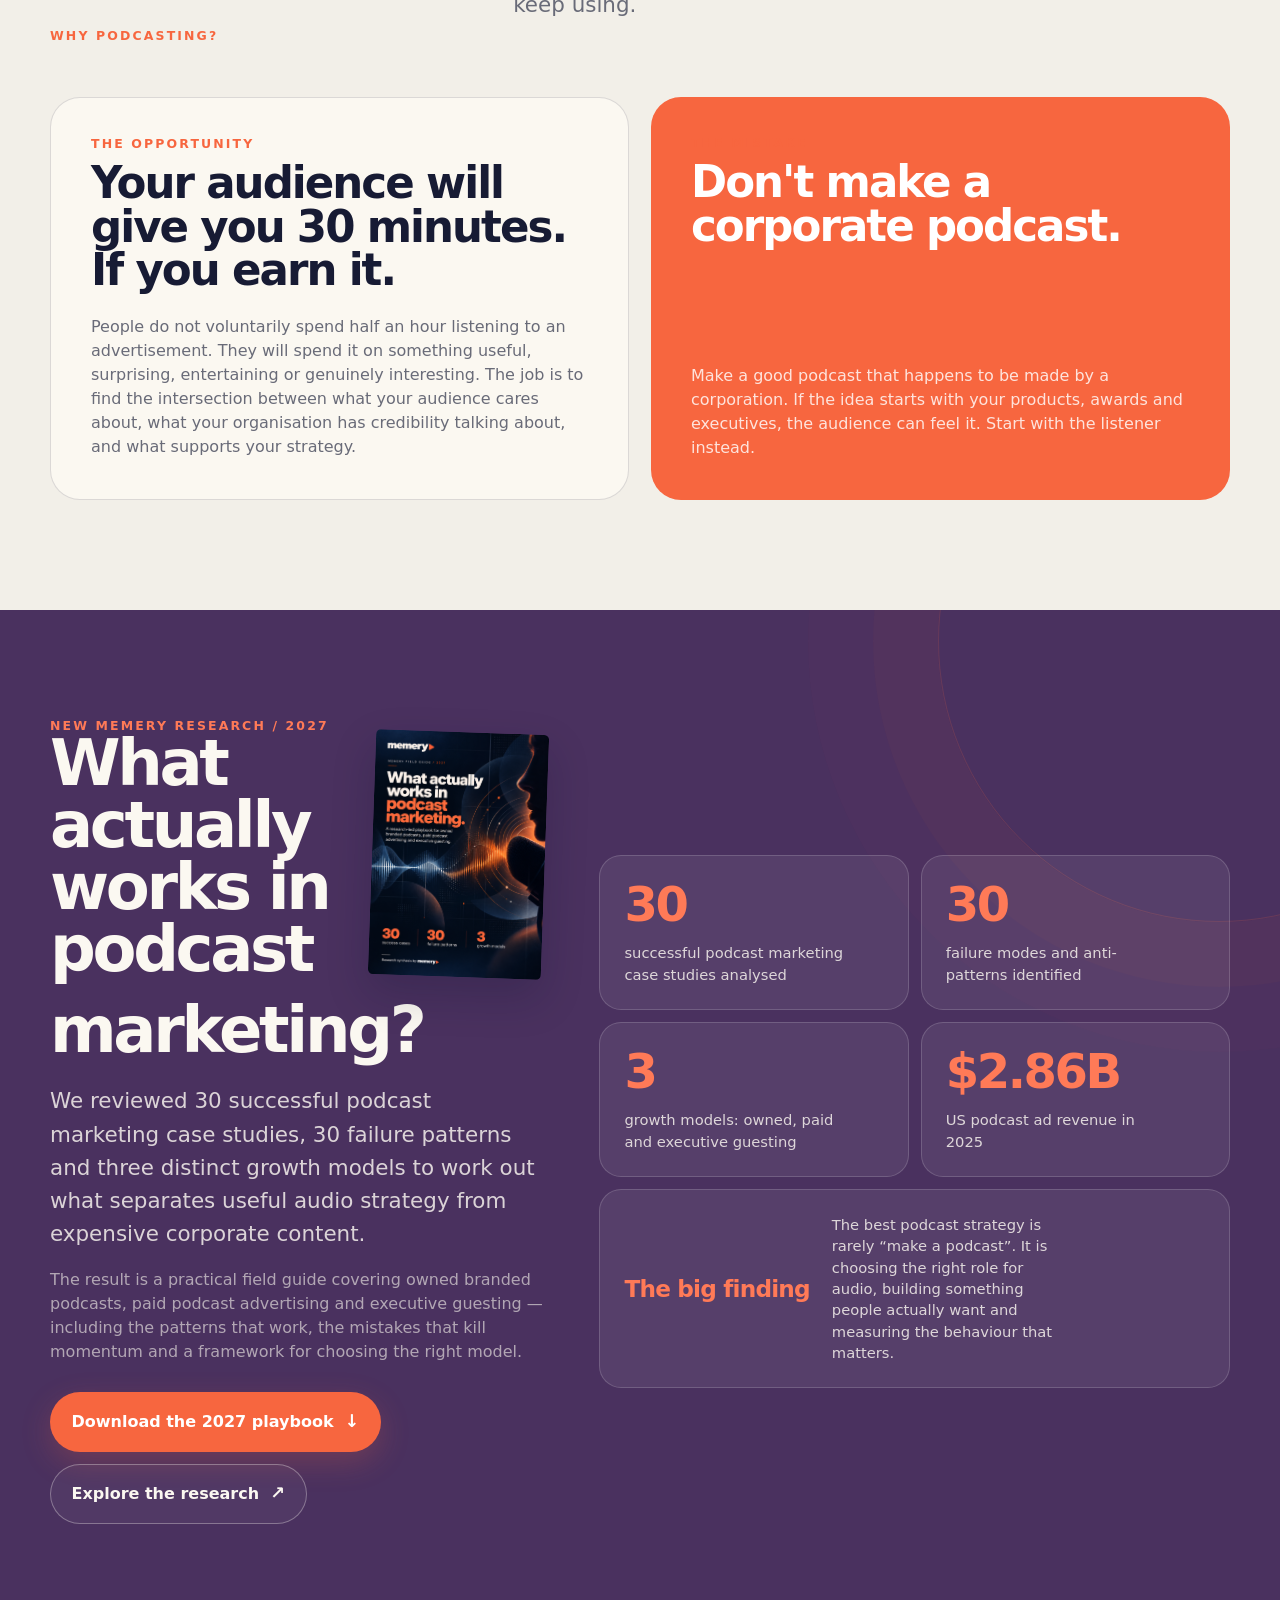
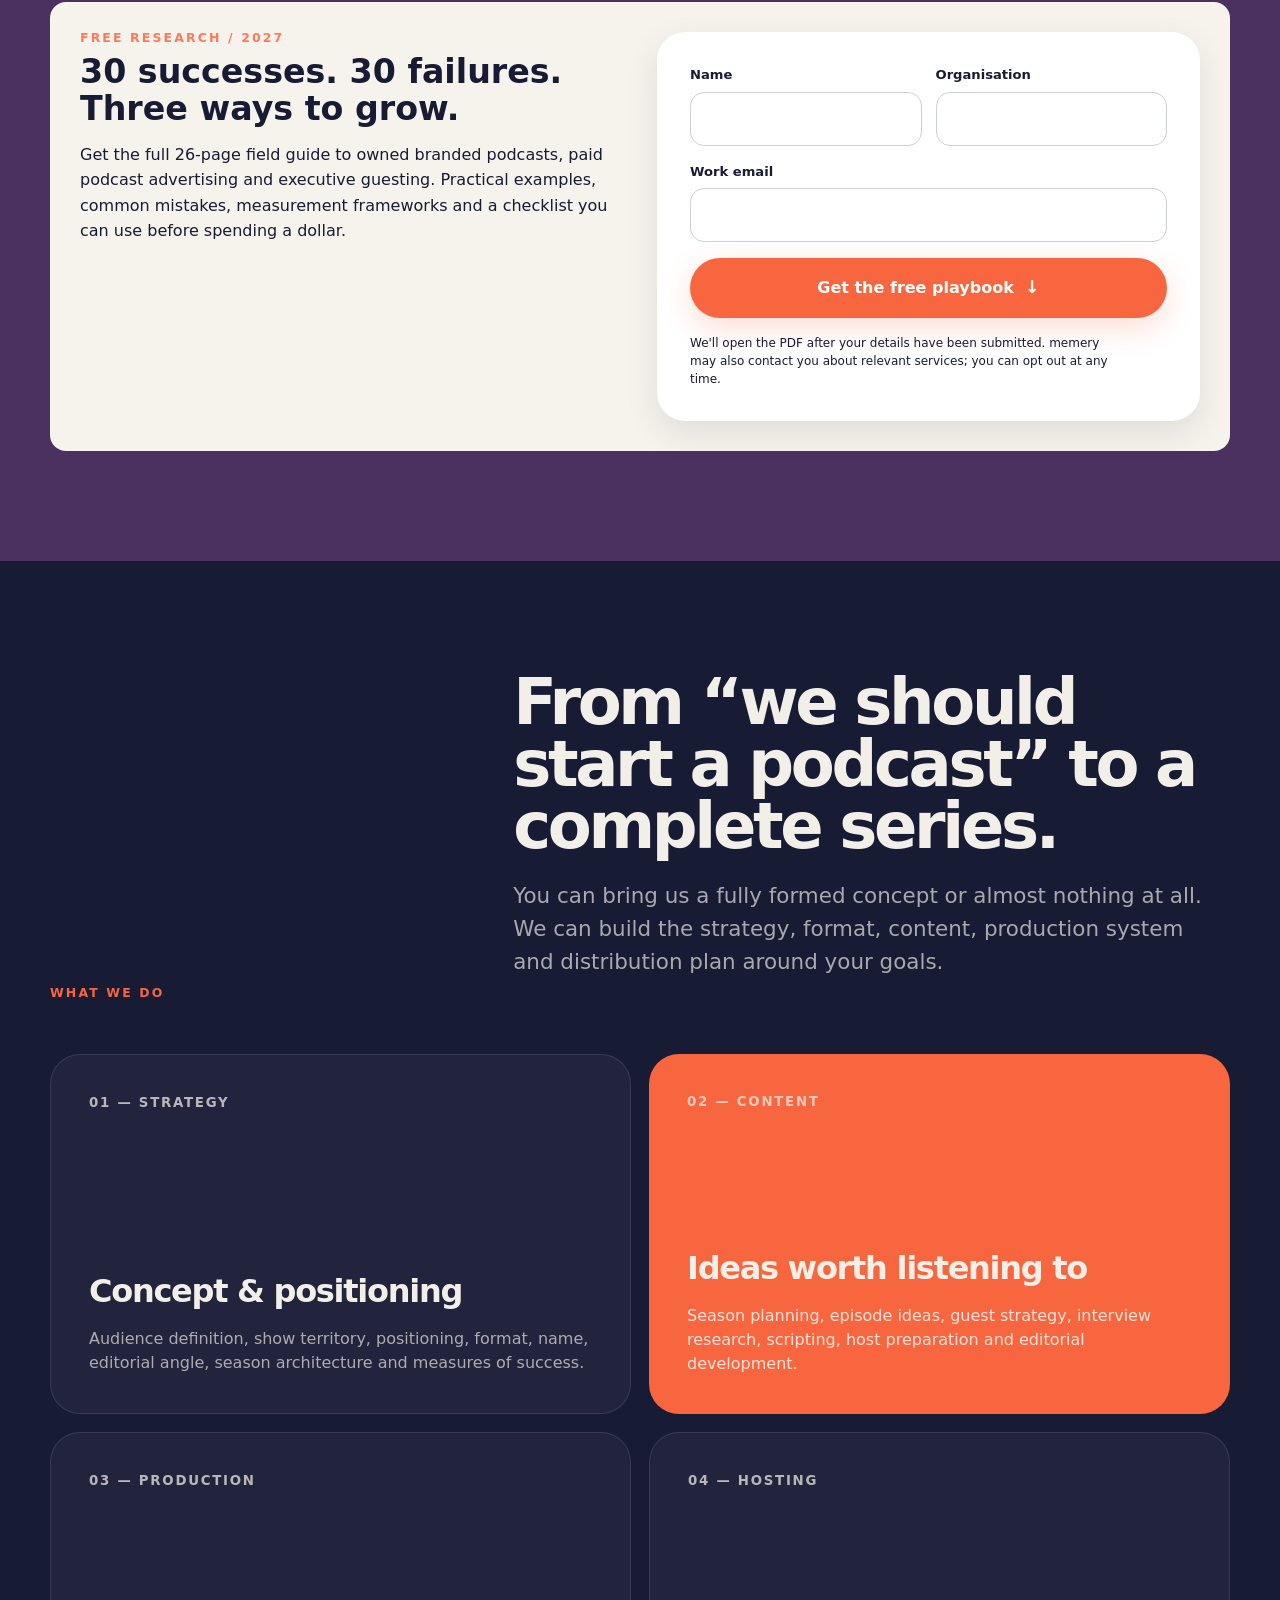
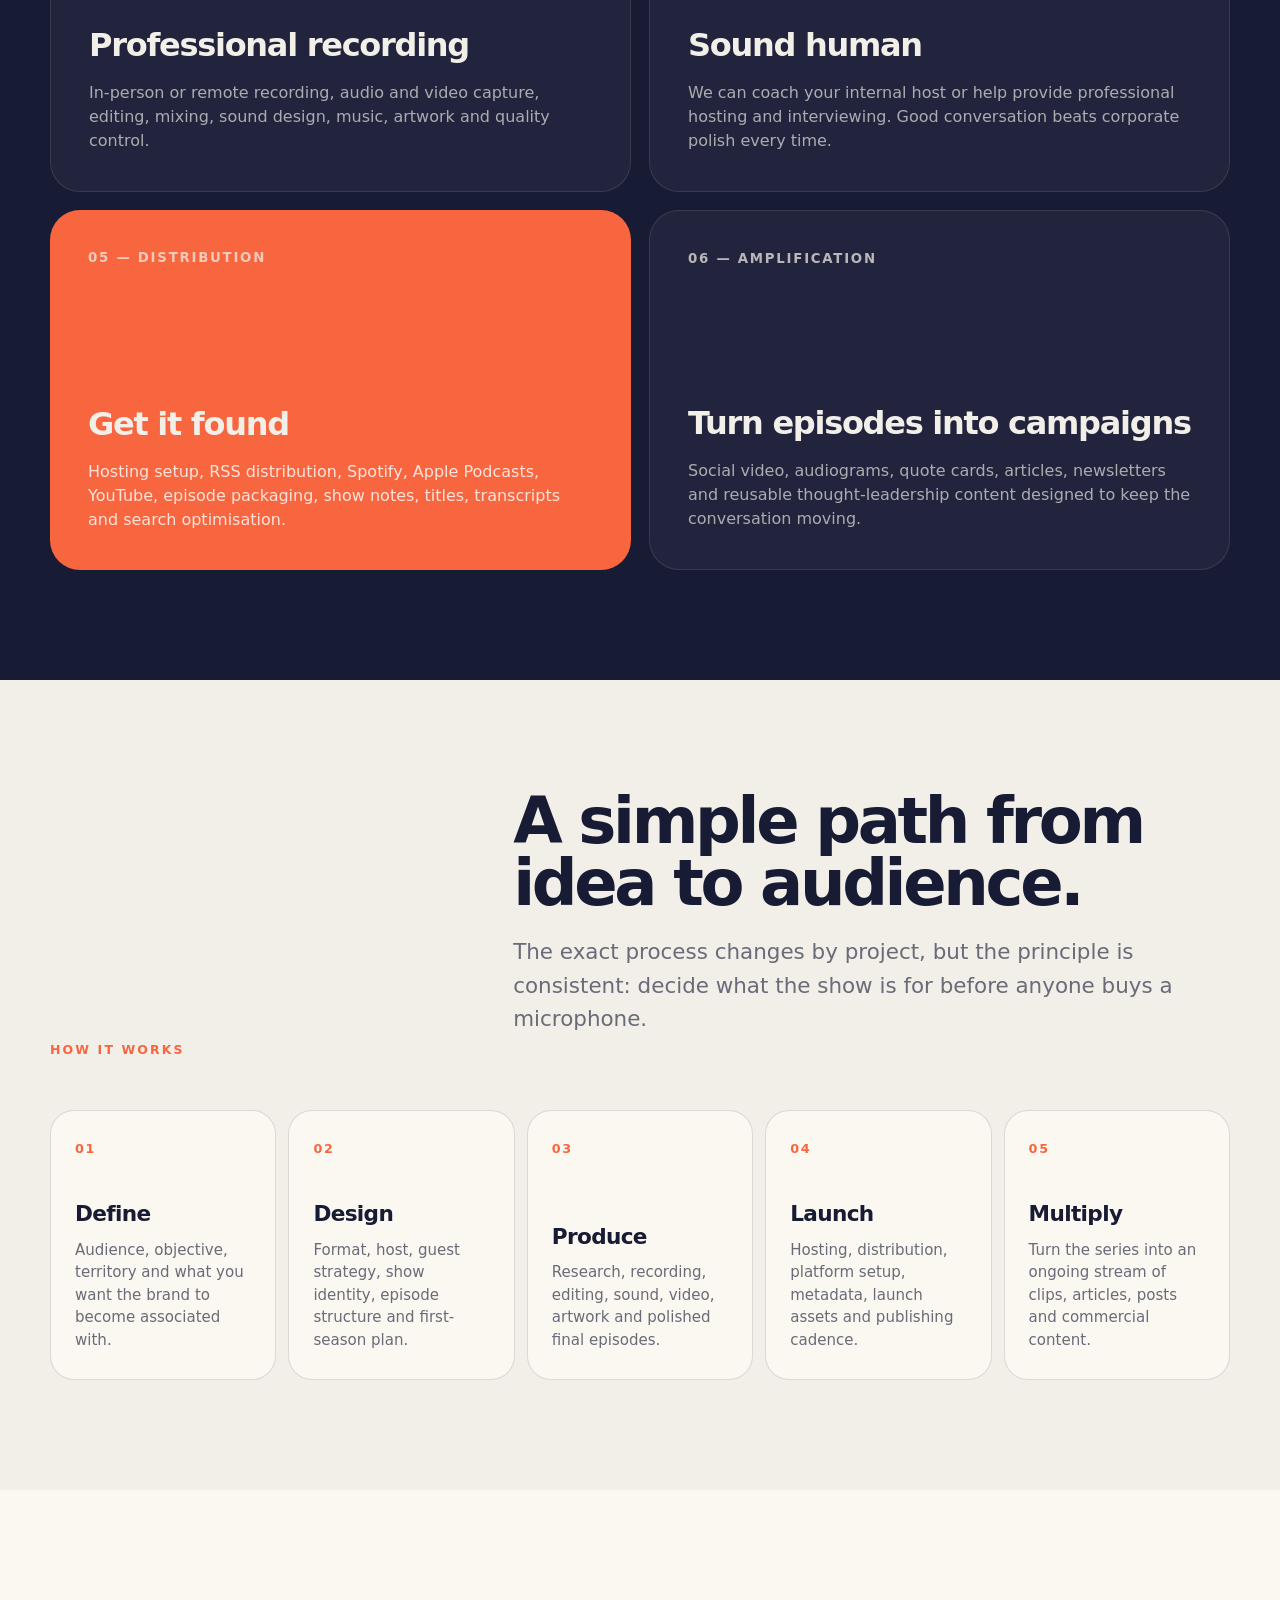
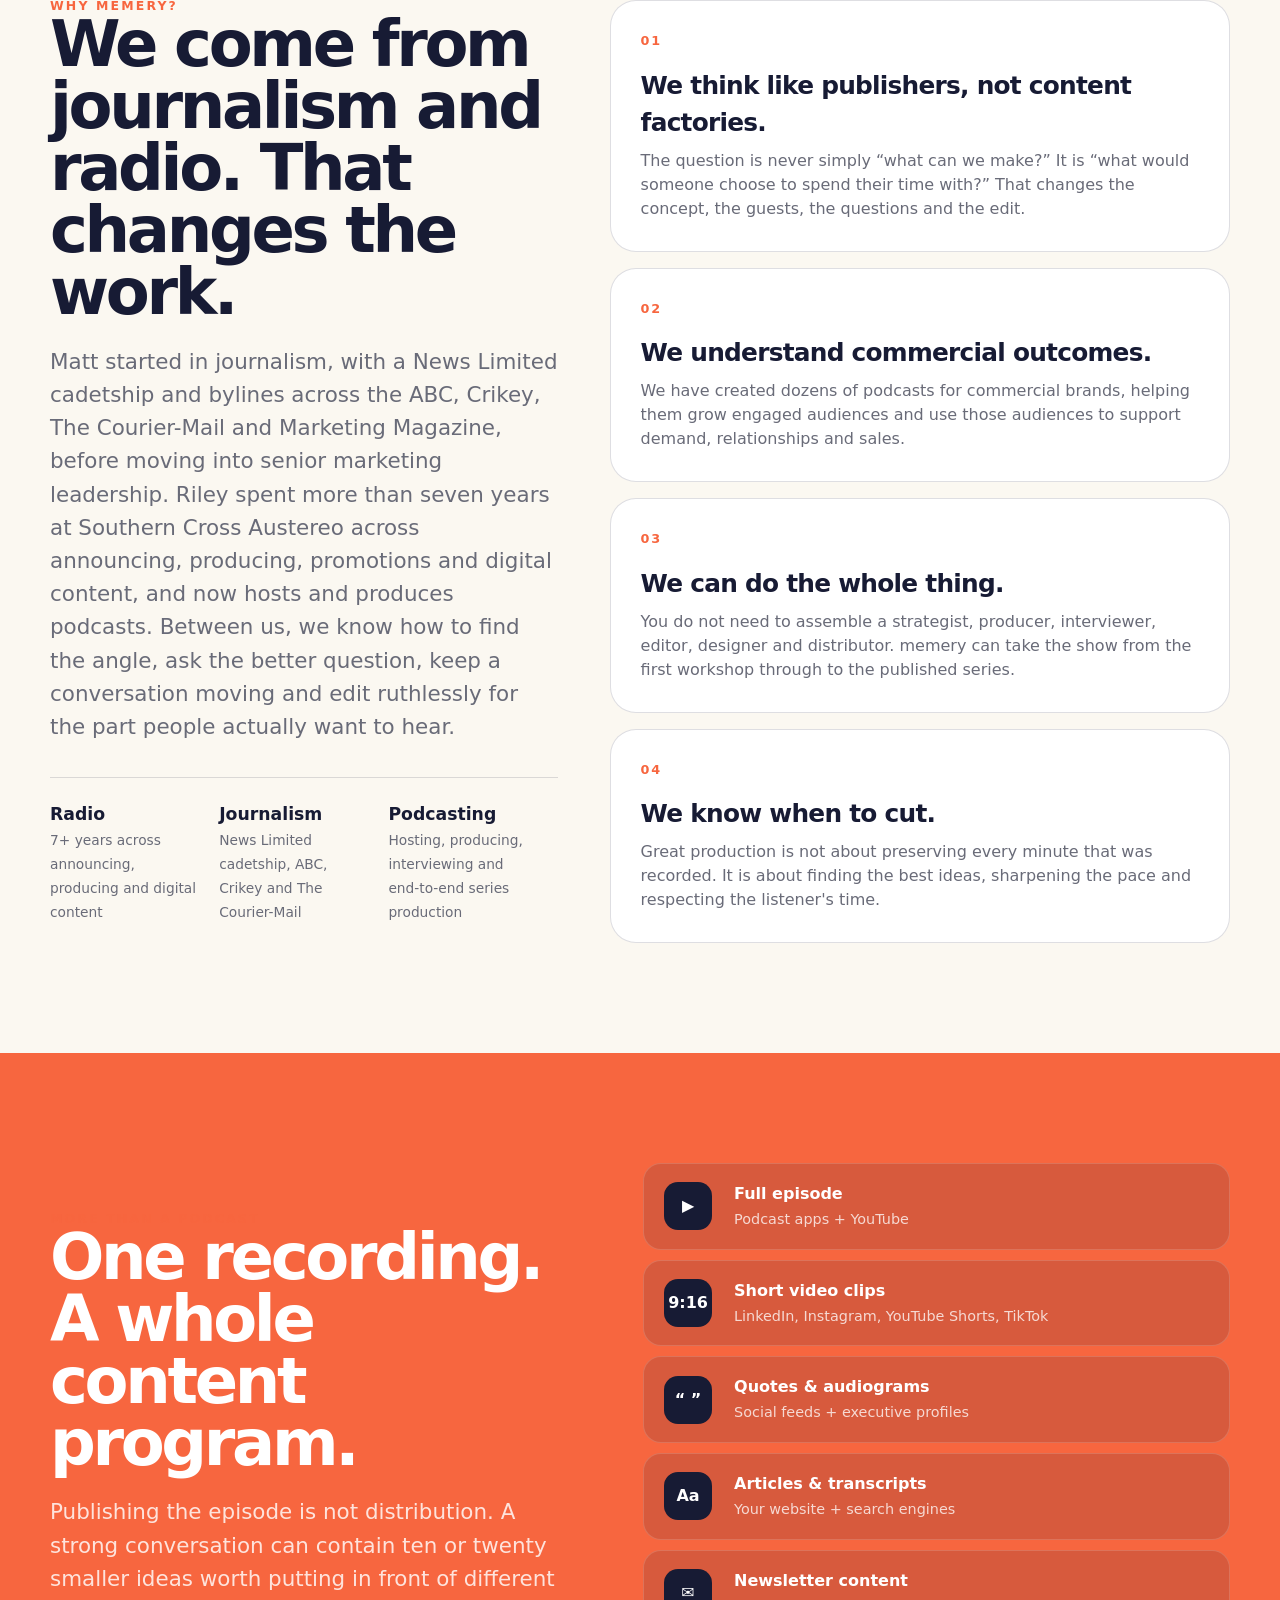
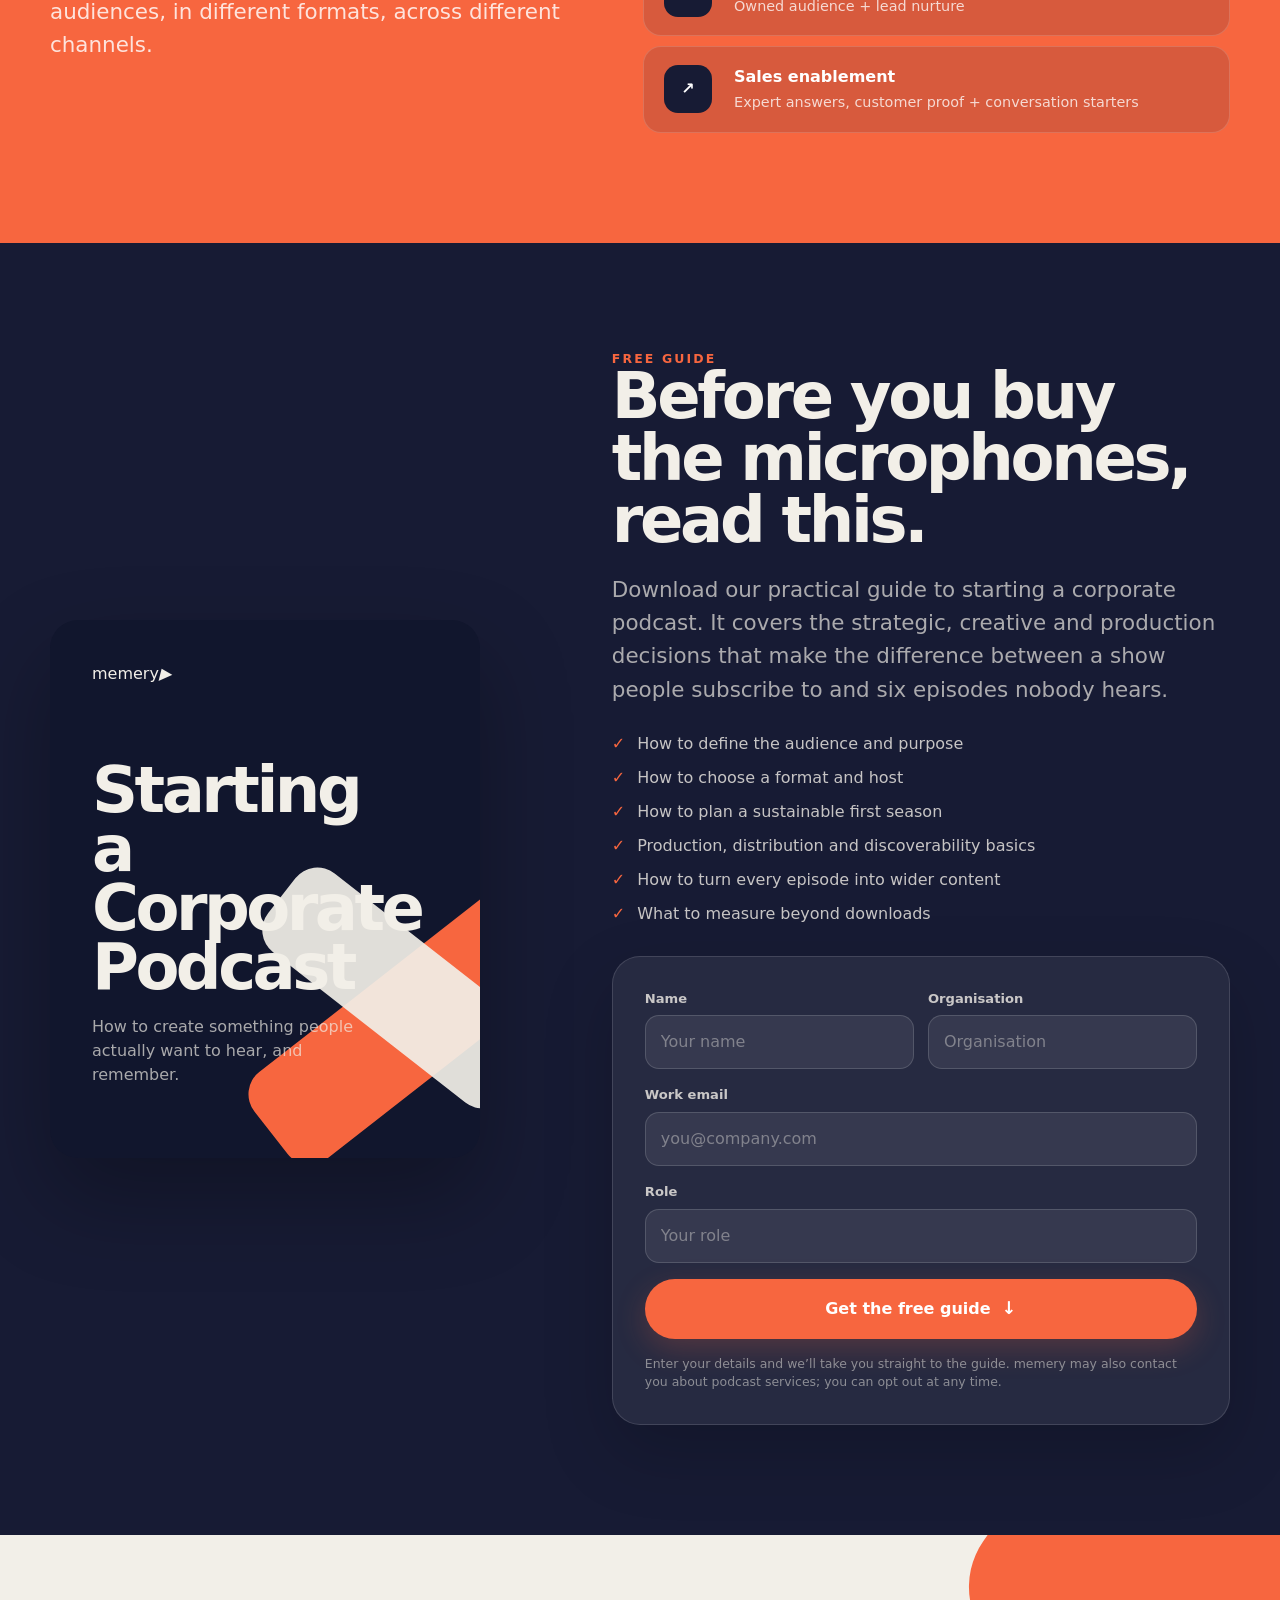
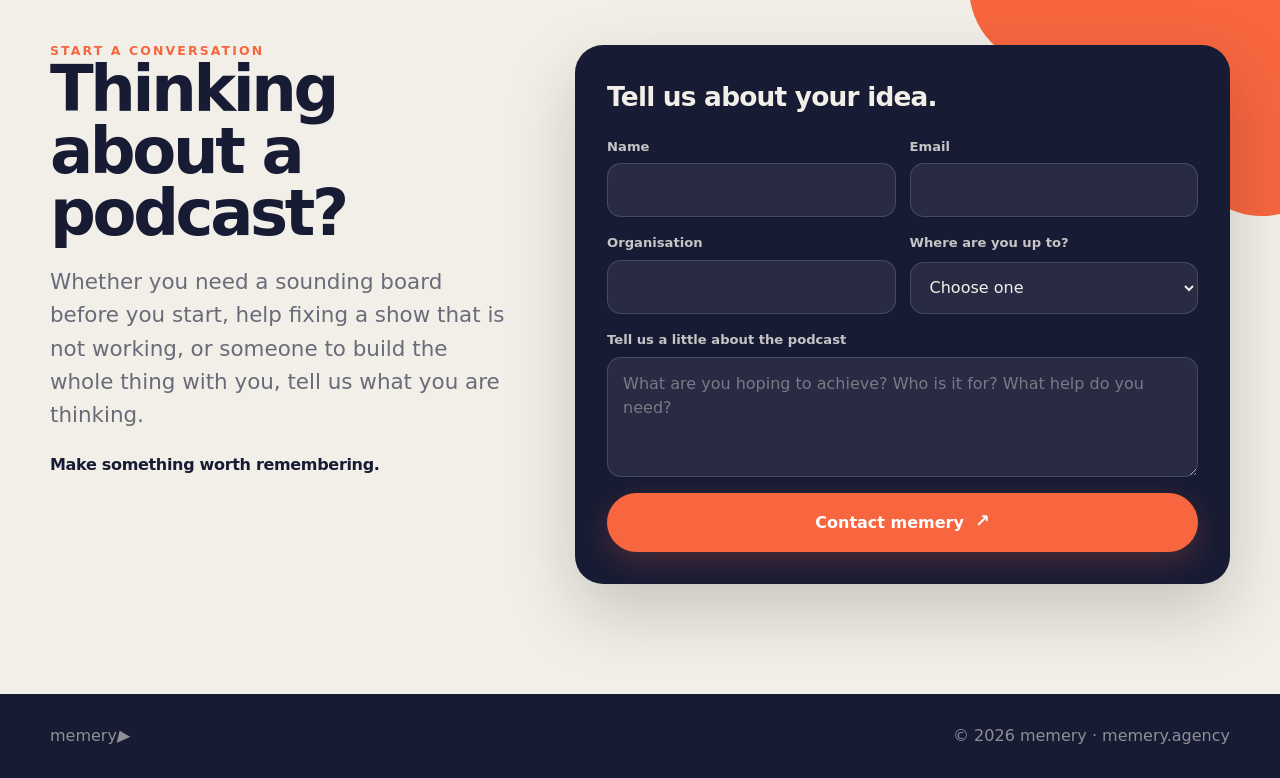
<file: podcast.html>
<!doctype html>
<html lang="en">
<head>
  <!-- Google tag (gtag.js) -->
  <script async src="https://www.googletagmanager.com/gtag/js?id=G-PVLCQ9TYW9"></script>
  <script>
    window.dataLayer = window.dataLayer || [];
    function gtag(){dataLayer.push(arguments);}
    gtag('js', new Date());
  
    gtag('config', 'G-PVLCQ9TYW9');
  </script>

  <meta charset="utf-8" />
  <meta name="viewport" content="width=device-width, initial-scale=1" />

  <title>Corporate Podcast Production | memery</title>
  <meta name="description" content="memery helps organisations create corporate podcasts people actually want to hear — from strategy and content ideation to recording, production, distribution and promotion." />
  <meta name="theme-color" content="#171b34" />
  <link rel="canonical" href="https://memery.agency/podcast.html" />
  <meta property="og:type" content="website" />
  <meta property="og:title" content="Corporate Podcast Strategy & Production | memery" />
  <meta property="og:description" content="Make a podcast people actually want to hear. Explore memery’s corporate podcast services and our 2027 research-led Podcast Marketing Playbook." />
  <meta property="og:url" content="https://memery.agency/podcast.html" />
  <meta property="og:image" content="https://memery.agency/memery-podcast-playbook-cover.png" />
  <meta name="twitter:card" content="summary_large_image" />
  <meta name="twitter:image" content="https://memery.agency/memery-podcast-playbook-cover.png" />


  <link rel="stylesheet" href="site.css">
  <link rel="stylesheet" href="components.css">
  <script src="menu.js" defer></script>
</head>

<body class="page-podcast">
  <div id="site-header"></div>

<main id="top">

    <section class="hero">
      <div class="wrap hero-grid">
        <div class="reveal">
          <div class="eyebrow">Corporate podcast strategy + production</div>
          <h1 class="display">Make a podcast people actually want to hear.</h1>
          <p class="lead">
            memery creates podcasts for organisations that want more than another content channel.
            We help you turn ideas, expertise and conversations into a series that builds attention,
            trust, audience — and ultimately, commercial value.
          </p>

          <div class="hero-actions">
            <a class="btn primary" href="#contact">Contact Us <span class="arrow">↗</span></a>
            <a class="btn secondary" href="#guide">Get the free podcast guide</a>
          </div>

          <div class="trust-line">
            <span>Commercial radio experience</span>
            <span>Journalists & bestselling authors</span>
            <span>Dozens of branded podcasts produced</span>
          </div>
        </div>

        <div class="podcast-scene reveal" aria-hidden="true">
          <div class="disc"></div>
          <div class="wave">
            <i></i><i></i><i></i><i></i><i></i><i></i><i></i><i></i><i></i><i></i><i></i>
          </div>
          <div class="floating-note">
            <strong>Record once. Create many times.</strong>
            <span>One conversation can become the podcast, video, social clips, articles, newsletters and sales content.</span>
          </div>
        </div>
      </div>
    </section>


    <section class="intro" id="why">
      <div class="wrap">
        <div class="section-head reveal">
          <div class="eyebrow">Why podcasting?</div>
          <div>
            <h2 class="h2">Attention is useful.<br>Memory is better.</h2>
            <p class="lead">
              A good podcast gives brands something most marketing formats struggle to create:
              sustained attention. Done properly, it can build familiarity, authority and trust over time —
              while creating a growing library of content your sales and marketing teams can keep using.
            </p>
          </div>
        </div>

        <div class="intro-grid">
          <article class="intro-card reveal">
            <div>
              <div class="eyebrow">The opportunity</div>
              <h3>Your audience will give you 30 minutes. If you earn it.</h3>
            </div>
            <p>
              People do not voluntarily spend half an hour listening to an advertisement.
              They will spend it on something useful, surprising, entertaining or genuinely interesting.
              The job is to find the intersection between what your audience cares about, what your
              organisation has credibility talking about, and what supports your strategy.
            </p>
          </article>

          <article class="intro-card accent reveal">
            <div>
              <div class="eyebrow eyebrow-on-dark">The mistake</div>
              <h3>Don't make a corporate podcast.</h3>
            </div>
            <p>
              Make a good podcast that happens to be made by a corporation.
              If the idea starts with your products, awards and executives, the audience can feel it.
              Start with the listener instead.
            </p>
          </article>
        </div>
      </div>
    </section>

<section class="research-promo" id="podcast-research">
      <div class="wrap research-promo-grid">

        <div class="reveal">
          <div class="eyebrow">New memery research / 2027</div>

          <a class="research-cover-link" href="#playbook-download" aria-label="Download the 2027 Podcast Marketing Playbook">
            <img src="memery-podcast-playbook-cover.png" alt="Cover of memery's 2027 Podcast Marketing Playbook" width="640" height="905" loading="lazy">
          </a>
          <h2 class="h2 heading-offset">
            What actually works in podcast marketing?
          </h2>

          <p class="lead">
            We reviewed 30 successful podcast marketing case studies, 30 failure patterns
            and three distinct growth models to work out what separates useful audio strategy
            from expensive corporate content.
          </p>

          <p>
            The result is a practical field guide covering owned branded podcasts, paid podcast
            advertising and executive guesting — including the patterns that work, the mistakes
            that kill momentum and a framework for choosing the right model.
          </p>

          <div class="research-promo-actions">
            <a class="btn primary" href="#playbook-download">
              Download the 2027 playbook <span class="arrow">↓</span>
            </a>
            <a class="btn secondary" href="podcast-marketing-report.html">
              Explore the research <span class="arrow">↗</span>
            </a>
          </div>
        </div>


        <div class="research-promo-stats reveal" aria-label="Podcast marketing research highlights">

          <article class="research-stat">
            <strong>30</strong>
            <span>successful podcast marketing case studies analysed</span>
          </article>

          <article class="research-stat">
            <strong>30</strong>
            <span>failure modes and anti-patterns identified</span>
          </article>

          <article class="research-stat">
            <strong>3</strong>
            <span>growth models: owned, paid and executive guesting</span>
          </article>

          <article class="research-stat">
            <strong>$2.86B</strong>
            <span>US podcast ad revenue in 2025</span>
          </article>

          <article class="research-stat wide">
            <strong>The big finding</strong>
            <span>
              The best podcast strategy is rarely “make a podcast”. It is choosing the right role
              for audio, building something people actually want and measuring the behaviour that matters.
            </span>
          </article>

        </div>

        <div class="playbook-download-panel reveal" id="playbook-download">
          <div>
            <div class="eyebrow">Free research / 2027</div>
            <h3>30 successes. 30 failures. Three ways to grow.</h3>
            <p>Get the full 26-page field guide to owned branded podcasts, paid podcast advertising and executive guesting. Practical examples, common mistakes, measurement frameworks and a checklist you can use before spending a dollar.</p>
          </div>
          <div class="form-card">
            <form class="form" id="playbookForm" action="https://formspree.io/f/xwlpqagb" method="POST">
              <input type="hidden" name="lead_type" value="Podcast Marketing Playbook 2027 download">
              <input type="hidden" name="source_page" value="Podcast landing page - research">
              <div class="form-row">
                <div class="field"><label for="playbook-name">Name</label><input id="playbook-name" name="name" autocomplete="name" required></div>
                <div class="field"><label for="playbook-company">Organisation</label><input id="playbook-company" name="company" autocomplete="organization"></div>
              </div>
              <div class="field"><label for="playbook-email">Work email</label><input id="playbook-email" name="email" type="email" autocomplete="email" required></div>
              <button class="btn primary" id="playbookSubmit" type="submit">Get the free playbook <span class="arrow">↓</span></button>
              <p class="tiny">We'll open the PDF after your details have been submitted. memery may also contact you about relevant services; you can opt out at any time.</p>
              <div class="success" id="playbookSuccess" role="status" aria-live="polite"></div>
            </form>
          </div>
        </div>

      </div>
    </section>


<section class="services" id="services">
      <div class="wrap">
        <div class="section-head reveal">
          <div class="eyebrow">What we do</div>
          <div>
            <h2 class="h2">From “we should start a podcast” to a complete series.</h2>
            <p class="lead">
              You can bring us a fully formed concept or almost nothing at all. We can build the strategy,
              format, content, production system and distribution plan around your goals.
            </p>
          </div>
        </div>

        <div class="service-grid">
          <article class="service reveal">
            <small>01 — Strategy</small>
            <div>
              <h3>Concept & positioning</h3>
              <p>
                Audience definition, show territory, positioning, format, name, editorial angle,
                season architecture and measures of success.
              </p>
            </div>
          </article>

          <article class="service reveal">
            <small>02 — Content</small>
            <div>
              <h3>Ideas worth listening to</h3>
              <p>
                Season planning, episode ideas, guest strategy, interview research, scripting,
                host preparation and editorial development.
              </p>
            </div>
          </article>

          <article class="service reveal">
            <small>03 — Production</small>
            <div>
              <h3>Professional recording</h3>
              <p>
                In-person or remote recording, audio and video capture, editing, mixing,
                sound design, music, artwork and quality control.
              </p>
            </div>
          </article>

          <article class="service reveal">
            <small>04 — Hosting</small>
            <div>
              <h3>Sound human</h3>
              <p>
                We can coach your internal host or help provide professional hosting and interviewing.
                Good conversation beats corporate polish every time.
              </p>
            </div>
          </article>

          <article class="service reveal">
            <small>05 — Distribution</small>
            <div>
              <h3>Get it found</h3>
              <p>
                Hosting setup, RSS distribution, Spotify, Apple Podcasts, YouTube, episode packaging,
                show notes, titles, transcripts and search optimisation.
              </p>
            </div>
          </article>

          <article class="service reveal">
            <small>06 — Amplification</small>
            <div>
              <h3>Turn episodes into campaigns</h3>
              <p>
                Social video, audiograms, quote cards, articles, newsletters and reusable thought-leadership
                content designed to keep the conversation moving.
              </p>
            </div>
          </article>
        </div>
      </div>
    </section>


    <section class="process">
      <div class="wrap">
        <div class="section-head reveal">
          <div class="eyebrow">How it works</div>
          <div>
            <h2 class="h2">A simple path from idea to audience.</h2>
            <p class="lead">
              The exact process changes by project, but the principle is consistent:
              decide what the show is for before anyone buys a microphone.
            </p>
          </div>
        </div>

        <div class="steps">
          <article class="step reveal">
            <div class="num">01</div>
            <div>
              <h3>Define</h3>
              <p>Audience, objective, territory and what you want the brand to become associated with.</p>
            </div>
          </article>

          <article class="step reveal">
            <div class="num">02</div>
            <div>
              <h3>Design</h3>
              <p>Format, host, guest strategy, show identity, episode structure and first-season plan.</p>
            </div>
          </article>

          <article class="step reveal">
            <div class="num">03</div>
            <div>
              <h3>Produce</h3>
              <p>Research, recording, editing, sound, video, artwork and polished final episodes.</p>
            </div>
          </article>

          <article class="step reveal">
            <div class="num">04</div>
            <div>
              <h3>Launch</h3>
              <p>Hosting, distribution, platform setup, metadata, launch assets and publishing cadence.</p>
            </div>
          </article>

          <article class="step reveal">
            <div class="num">05</div>
            <div>
              <h3>Multiply</h3>
              <p>Turn the series into an ongoing stream of clips, articles, posts and commercial content.</p>
            </div>
          </article>
        </div>
      </div>
    </section>


    <section class="proof" id="why-memery">
      <div class="wrap proof-grid">
        <div class="sticky reveal">
          <div class="eyebrow">Why memery?</div>
          <h2 class="h2 heading-offset">We come from journalism and radio. That changes the work.</h2>
          <p class="lead">
            Matt started in journalism, with a News Limited cadetship and bylines across the ABC, Crikey, The Courier-Mail and Marketing Magazine,
            before moving into senior marketing leadership. Riley spent more than seven years at Southern Cross Austereo across announcing,
            producing, promotions and digital content, and now hosts and produces podcasts. Between us, we know how to find the angle,
            ask the better question, keep a conversation moving and edit ruthlessly for the part people actually want to hear.
          </p>

          <div class="credential-strip">
            <div class="credential">
              <strong>Radio</strong>
              <span>7+ years across announcing, producing and digital content</span>
            </div>
            <div class="credential">
              <strong>Journalism</strong>
              <span>News Limited cadetship, ABC, Crikey and The Courier-Mail</span>
            </div>
            <div class="credential">
              <strong>Podcasting</strong>
              <span>Hosting, producing, interviewing and end-to-end series production</span>
            </div>
          </div>
        </div>

        <div class="proof-list">
          <article class="proof-item reveal">
            <div class="num">01</div>
            <h3>We think like publishers, not content factories.</h3>
            <p>
              The question is never simply “what can we make?” It is “what would someone choose to spend
              their time with?” That changes the concept, the guests, the questions and the edit.
            </p>
          </article>

          <article class="proof-item reveal">
            <div class="num">02</div>
            <h3>We understand commercial outcomes.</h3>
            <p>
              We have created dozens of podcasts for commercial brands, helping them grow engaged audiences
              and use those audiences to support demand, relationships and sales.
            </p>
          </article>

          <article class="proof-item reveal">
            <div class="num">03</div>
            <h3>We can do the whole thing.</h3>
            <p>
              You do not need to assemble a strategist, producer, interviewer, editor, designer and distributor.
              memery can take the show from the first workshop through to the published series.
            </p>
          </article>

          <article class="proof-item reveal">
            <div class="num">04</div>
            <h3>We know when to cut.</h3>
            <p>
              Great production is not about preserving every minute that was recorded.
              It is about finding the best ideas, sharpening the pace and respecting the listener's time.
            </p>
          </article>
        </div>
      </div>
    </section>


    <section class="multiplier">
      <div class="wrap multiplier-grid">
        <div class="reveal">
          <div class="eyebrow eyebrow-on-dark">More than a podcast</div>
          <h2 class="h2 heading-offset">One recording.<br>A whole content program.</h2>
          <p class="lead">
            Publishing the episode is not distribution. A strong conversation can contain ten or twenty
            smaller ideas worth putting in front of different audiences, in different formats, across different channels.
          </p>
        </div>

        <div class="content-stack reveal">
          <div class="content-row">
            <div class="content-icon">▶</div>
            <div><strong>Full episode</strong><span>Podcast apps + YouTube</span></div>
          </div>
          <div class="content-row">
            <div class="content-icon">9:16</div>
            <div><strong>Short video clips</strong><span>LinkedIn, Instagram, YouTube Shorts, TikTok</span></div>
          </div>
          <div class="content-row">
            <div class="content-icon">“ ”</div>
            <div><strong>Quotes & audiograms</strong><span>Social feeds + executive profiles</span></div>
          </div>
          <div class="content-row">
            <div class="content-icon">Aa</div>
            <div><strong>Articles & transcripts</strong><span>Your website + search engines</span></div>
          </div>
          <div class="content-row">
            <div class="content-icon">✉</div>
            <div><strong>Newsletter content</strong><span>Owned audience + lead nurture</span></div>
          </div>
          <div class="content-row">
            <div class="content-icon">↗</div>
            <div><strong>Sales enablement</strong><span>Expert answers, customer proof + conversation starters</span></div>
          </div>
        </div>
      </div>
    </section>


    <section class="guide" id="guide">
      <div class="wrap guide-grid">
        <div class="guide-cover reveal" aria-label="The memery Guide to Starting a Corporate Podcast">
          <div class="brand-text">memery<i class="play-mark" aria-hidden="true">▶</i></div>
          <h3>Starting a Corporate Podcast</h3>
          <p>How to create something people actually want to hear, and remember.</p>
        </div>

        <div class="guide-copy reveal">
          <div class="eyebrow">Free guide</div>
          <h2 class="h2 heading-offset">Before you buy the microphones, read this.</h2>
          <p class="lead">
            Download our practical guide to starting a corporate podcast. It covers the strategic,
            creative and production decisions that make the difference between a show people subscribe to
            and six episodes nobody hears.
          </p>

          <div class="checklist">
            <div>How to define the audience and purpose</div>
            <div>How to choose a format and host</div>
            <div>How to plan a sustainable first season</div>
            <div>Production, distribution and discoverability basics</div>
            <div>How to turn every episode into wider content</div>
            <div>What to measure beyond downloads</div>
          </div>

          <div class="form-card">
            <form class="form" id="guideForm" action="https://formspree.io/f/xwlpqagb" method="POST">
              <input type="hidden" name="lead_type" value="Podcast guide download">
              <input type="hidden" name="source_page" value="Podcast landing page">

              <div class="form-row">
                <div class="field">
                  <label for="guide-name">Name</label>
                  <input id="guide-name" name="name" type="text" autocomplete="name" placeholder="Your name" required>
                </div>

                <div class="field">
                  <label for="guide-company">Organisation</label>
                  <input id="guide-company" name="company" type="text" autocomplete="organization" placeholder="Organisation">
                </div>
              </div>

              <div class="field">
                <label for="guide-email">Work email</label>
                <input id="guide-email" name="email" type="email" autocomplete="email" placeholder="you@company.com" required>
              </div>

              <div class="field">
                <label for="guide-role">Role</label>
                <input id="guide-role" name="role" type="text" autocomplete="organization-title" placeholder="Your role">
              </div>

              <button class="btn primary" id="guideSubmit" type="submit">
                Get the free guide <span class="arrow">↓</span>
              </button>

              <p class="tiny">
                Enter your details and we’ll take you straight to the guide.
                memery may also contact you about podcast services; you can opt out at any time.
              </p>

              <div class="success" id="guideSuccess" role="status" aria-live="polite"></div>
            </form>
          </div>
        </div>
      </div>
    </section>


    <section class="contact" id="contact">
      <div class="wrap contact-grid">
        <div class="reveal">
          <div class="eyebrow">Start a conversation</div>
          <h2 class="h2 heading-offset">Thinking about a podcast?</h2>
          <p class="lead">
            Whether you need a sounding board before you start, help fixing a show that is not working,
            or someone to build the whole thing with you, tell us what you are thinking.
          </p>
          <p class="kicker">Make something worth remembering.</p>
        </div>

        <div class="form-card reveal">
          <h3>Tell us about your idea.</h3>
          <form class="form" id="contactForm" action="https://formspree.io/f/xwlpqagb" method="POST">
            <input type="hidden" name="service" value="Podcast production">
            <div class="form-row">
              <div class="field">
                <label for="contact-name">Name</label>
                <input id="contact-name" name="name" type="text" autocomplete="name" required>
              </div>
              <div class="field">
                <label for="contact-email">Email</label>
                <input id="contact-email" name="email" type="email" autocomplete="email" required>
              </div>
            </div>
            <div class="form-row">
              <div class="field">
                <label for="contact-company">Organisation</label>
                <input id="contact-company" name="company" type="text" autocomplete="organization">
              </div>
              <div class="field">
                <label for="contact-stage">Where are you up to?</label>
                <select id="contact-stage" name="stage">
                  <option value="">Choose one</option>
                  <option>Just exploring the idea</option>
                  <option>We have a concept</option>
                  <option>We need production help</option>
                  <option>We have an existing podcast</option>
                  <option>We want the whole thing handled</option>
                </select>
              </div>
            </div>
            <div class="field">
              <label for="contact-message">Tell us a little about the podcast</label>
              <textarea id="contact-message" name="message" placeholder="What are you hoping to achieve? Who is it for? What help do you need?"></textarea>
            </div>
            <button class="btn primary" type="submit">Contact memery <span class="arrow">↗</span></button>
            <div class="success" id="contactSuccess">
              Thanks. This demo form is ready to connect to your preferred form handler or CRM.
            </div>
          </form>
        </div>
      </div>
    </section>
  </main>

  <footer>
    <div class="wrap footer-row">
      <a class="brand" href="index.html" aria-label="memery home"><span class="brand-word">memery<i class="play-mark" aria-hidden="true">▶</i></span></a>
      <div>© <span id="year"></span> memery · memery.agency</div>
    </div>
  </footer>

  <script>
    document.getElementById('year').textContent = new Date().getFullYear();

    const io = new IntersectionObserver(entries => {
      entries.forEach(entry => {
        if(entry.isIntersecting){
          entry.target.classList.add('in');
          io.unobserve(entry.target);
        }
      });
    }, {threshold:.12});

    document.querySelectorAll('.reveal').forEach(el => io.observe(el));

    /* GATED GUIDE FORM
       Submit the lead to Formspree first.
       Only after a successful submission is the visitor sent to the PDF.
    */
    const guideForm = document.getElementById('guideForm');
    const guideSubmit = document.getElementById('guideSubmit');
    const guideSuccess = document.getElementById('guideSuccess');

    guideForm.addEventListener('submit', async function(e){
      e.preventDefault();

      guideSuccess.style.display = 'none';
      guideSuccess.textContent = '';

      const originalText = guideSubmit.innerHTML;
      guideSubmit.disabled = true;
      guideSubmit.textContent = 'Sending…';

      try {
        const response = await fetch(guideForm.action, {
          method: 'POST',
          body: new FormData(guideForm),
          headers: {
            'Accept': 'application/json'
          }
        });

        if (!response.ok) {
          throw new Error('Submission failed');
        }

        guideSuccess.textContent = 'Thanks — opening your guide now…';
        guideSuccess.style.display = 'block';

        setTimeout(() => {
          window.location.href = 'memery-podcast-guide.pdf';
        }, 450);

      } catch (error) {
        guideSuccess.textContent = 'Something went wrong. Please check your details and try again.';
        guideSuccess.style.display = 'block';
        guideSubmit.disabled = false;
        guideSubmit.innerHTML = originalText;
      }
    });

    /* NEW 2027 PLAYBOOK LEAD FORM — separate from the existing starter guide. */
    const playbookForm = document.getElementById('playbookForm');
    const playbookSubmit = document.getElementById('playbookSubmit');
    const playbookSuccess = document.getElementById('playbookSuccess');
    playbookForm.addEventListener('submit', async function(e){
      e.preventDefault();
      const originalText = playbookSubmit.innerHTML;
      playbookSuccess.style.display = 'none';
      playbookSuccess.textContent = '';
      playbookSubmit.disabled = true;
      playbookSubmit.textContent = 'Sending…';
      try {
        const response = await fetch(playbookForm.action, {
          method:'POST', body:new FormData(playbookForm), headers:{'Accept':'application/json'}
        });
        if (!response.ok) throw new Error('Submission failed');
        playbookSuccess.textContent = 'Thanks — opening your playbook now…';
        playbookSuccess.style.display = 'block';
        if (typeof gtag === 'function') gtag('event','generate_lead',{lead_source:'podcast_playbook_2027'});
        setTimeout(() => { window.location.href = 'memery-podcast-marketing-playbook-2027.pdf'; }, 450);
      } catch (error) {
        playbookSuccess.textContent = 'Something went wrong. Please check your details and try again.';
        playbookSuccess.style.display = 'block';
        playbookSubmit.disabled = false;
        playbookSubmit.innerHTML = originalText;
      }
    });

    /* CONTACT FORM
       This submits to the same Formspree endpoint as the main memery site.
    */
  </script>
</body>
</html>
</file>
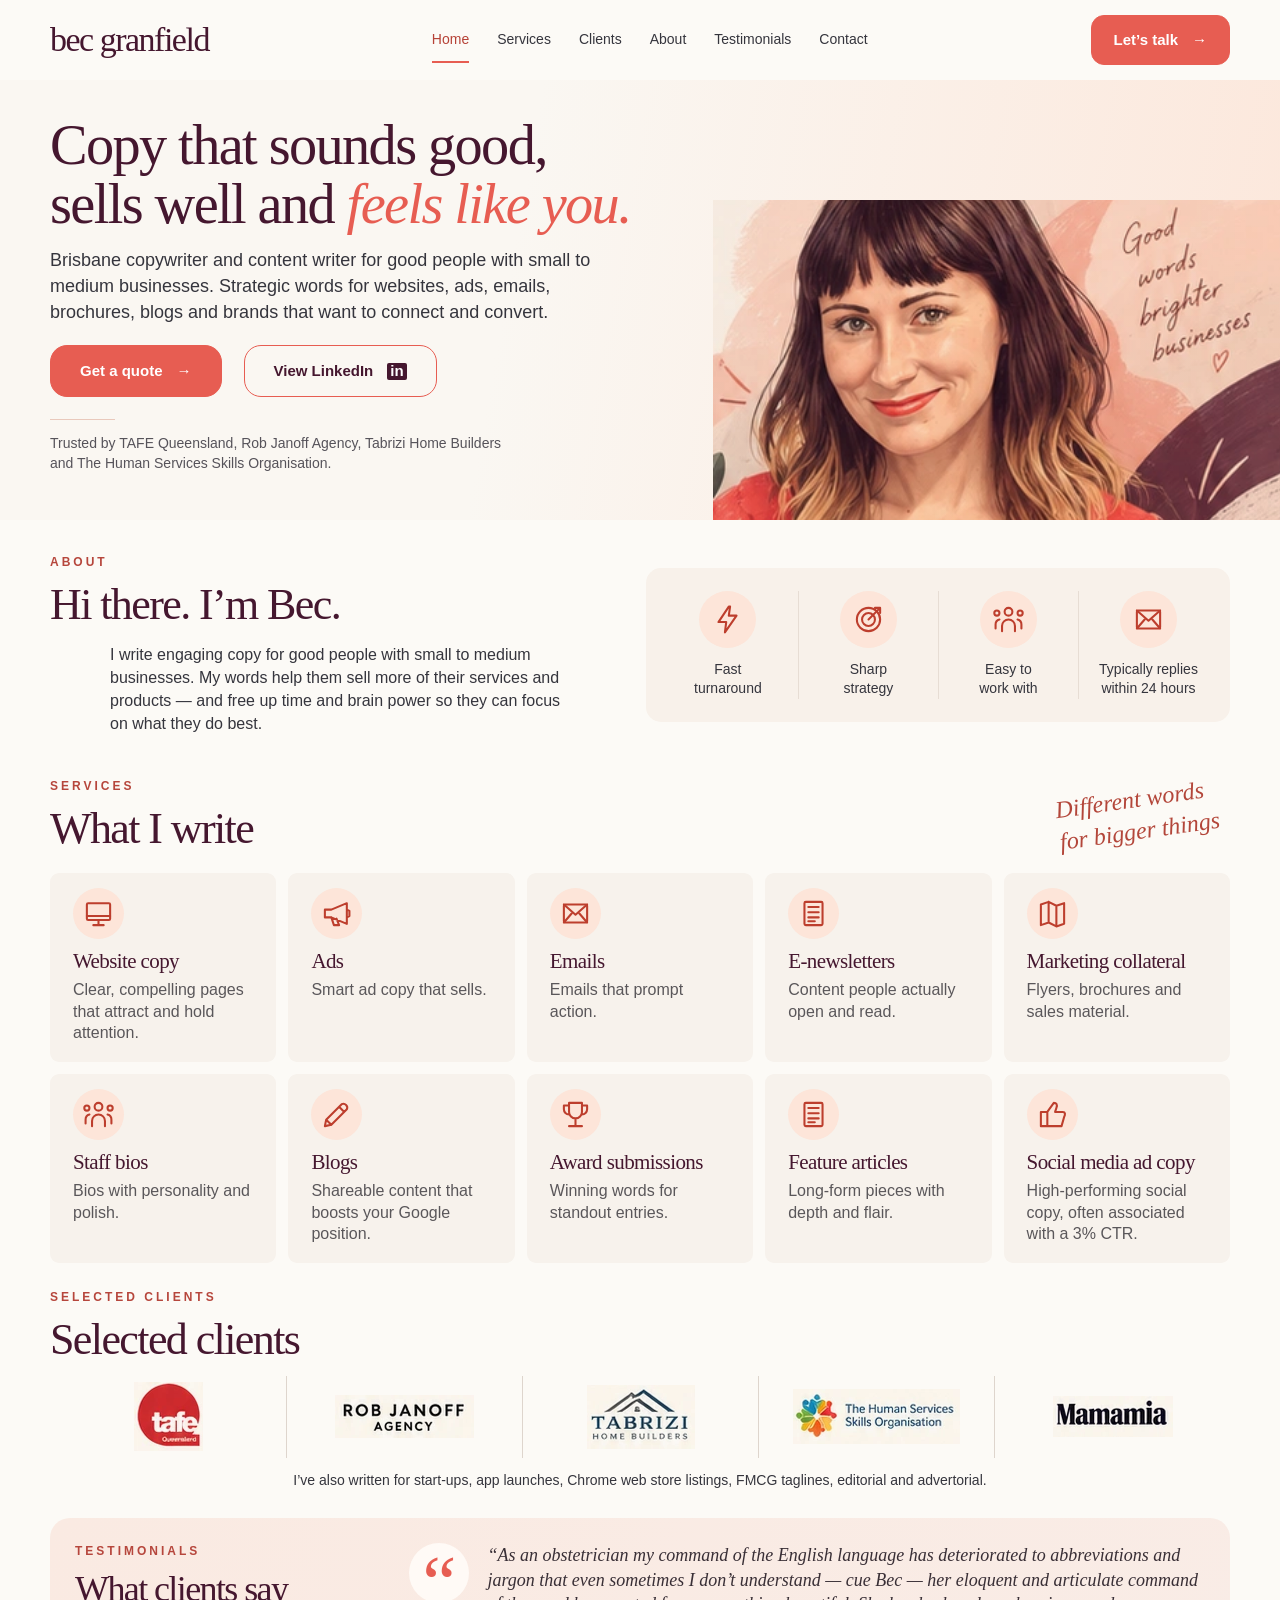
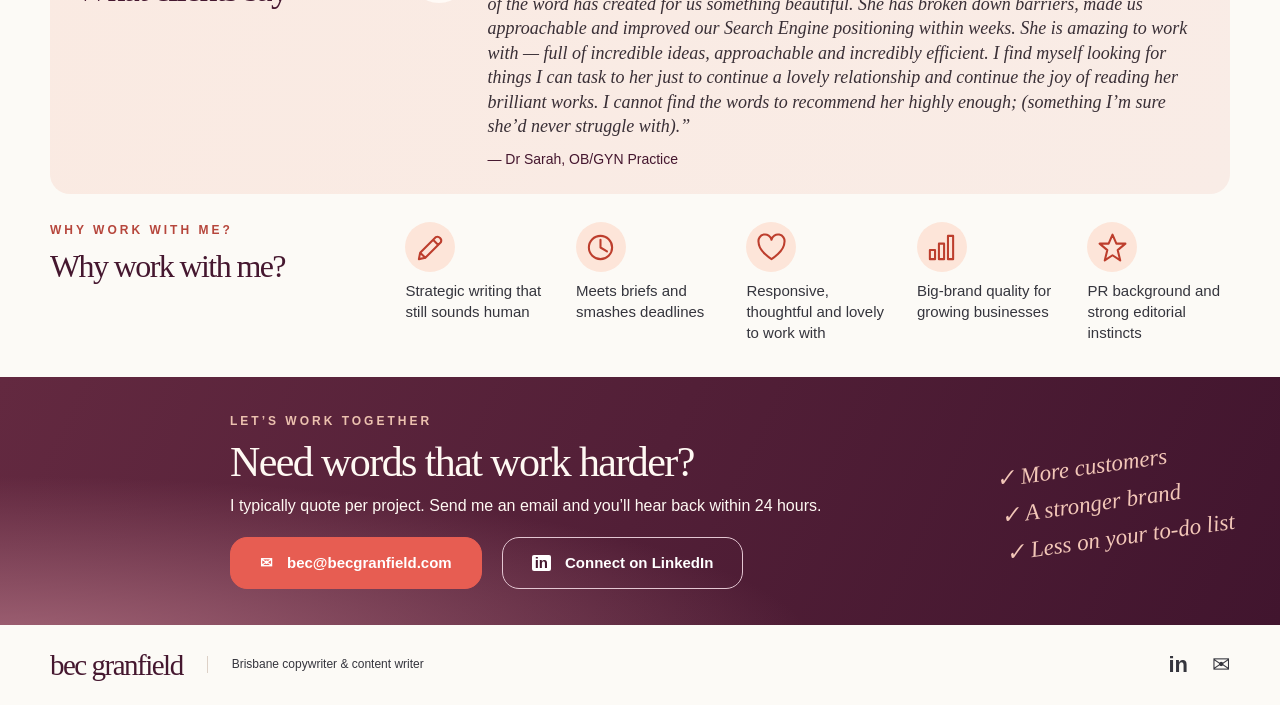
<file: bec/bec-granfield.html>
<!DOCTYPE html>
<html lang="en-AU"><head><meta charset="utf-8"><meta name="viewport" content="width=device-width, initial-scale=1"><title>Bec Granfield | Brisbane copywriter &amp; content writer</title><meta name="description" content="Strategic words for websites, ads, emails, brochures, blogs and brands. Brisbane copywriter Bec Granfield helps good people connect and convert."><meta name="theme-color" content="#4b1835"><link rel="stylesheet" href="styles.css"><link rel="icon" href="favicon.svg" type="image/svg+xml"></head>
<body><a class="skip" href="#main">Skip to content</a><header class="header"><div class="wrap header-inner"><a class="brand" href="#home">bec granfield</a><button class="menu-toggle" type="button" aria-expanded="false" aria-controls="navigation">Menu <span aria-hidden="true">☰</span></button><nav id="navigation" aria-label="Main navigation"><a href="#home">Home</a><a href="#services">Services</a><a href="#clients">Clients</a><a href="#about">About</a><a href="#testimonials">Testimonials</a><a href="#contact">Contact</a></nav><a class="button header-cta" href="mailto:bec@becgranfield.com">Let’s talk <span aria-hidden="true">→</span></a></div></header>
<main id="main"><section id="home" class="hero"><div class="wrap hero-inner"><div class="hero-copy"><h1>Copy that sounds good,<br>sells well and <em>feels like you.</em></h1><p class="intro">Brisbane copywriter and content writer for good people with small to medium businesses. Strategic words for websites, ads, emails, brochures, blogs and brands that want to connect and convert.</p><div class="actions"><a class="button" href="mailto:bec@becgranfield.com?subject=Copywriting%20quote">Get a quote <span aria-hidden="true">→</span></a><a class="button outline" href="https://www.linkedin.com/in/rebeccajadegranfield/" target="_blank" rel="noopener noreferrer">View LinkedIn <b class="linkedin" aria-hidden="true">in</b></a></div><p class="trusted">Trusted by TAFE Queensland, Rob Janoff Agency, Tabrizi Home Builders<br class="desktop"> and The Human Services Skills Organisation.</p></div><div class="hero-art"><img src="bec-portrait.webp" alt="Illustrated portrait of Bec Granfield, smiling in a red top" width="423" height="320" fetchpriority="high"></div></div></section>
<section id="about" class="wrap about"><div><p class="eyebrow">About</p><h2>Hi there. I’m Bec.</h2><p class="about-copy">I write engaging copy for good people with small to medium businesses. My words help them sell more of their services and products — and free up time and brain power so they can focus on what they do best.</p></div><div class="quick-facts"><div><span class="icon"><svg aria-hidden="true"><use href="icons.svg#bolt"/></svg></span><p>Fast<br>turnaround</p></div><div><span class="icon"><svg aria-hidden="true"><use href="icons.svg#target"/></svg></span><p>Sharp<br>strategy</p></div><div><span class="icon"><svg aria-hidden="true"><use href="icons.svg#people"/></svg></span><p>Easy to<br>work with</p></div><div><span class="icon"><svg aria-hidden="true"><use href="icons.svg#mail"/></svg></span><p>Typically replies<br>within 24 hours</p></div></div></section><section id="services" class="wrap services"><div class="section-head"><div><p class="eyebrow">Services</p><h2>What I write</h2></div><p class="handwritten">Different words<br>for bigger things</p></div><div class="service-grid"><article class="service"><span class="icon"><svg aria-hidden="true"><use href="icons.svg#monitor"/></svg></span><h3>Website copy</h3><p>Clear, compelling pages that attract and hold attention.</p></article><article class="service"><span class="icon"><svg aria-hidden="true"><use href="icons.svg#megaphone"/></svg></span><h3>Ads</h3><p>Smart ad copy that sells.</p></article><article class="service"><span class="icon"><svg aria-hidden="true"><use href="icons.svg#mail"/></svg></span><h3>Emails</h3><p>Emails that prompt action.</p></article><article class="service"><span class="icon"><svg aria-hidden="true"><use href="icons.svg#document"/></svg></span><h3>E-newsletters</h3><p>Content people actually open and read.</p></article><article class="service"><span class="icon"><svg aria-hidden="true"><use href="icons.svg#map"/></svg></span><h3>Marketing collateral</h3><p>Flyers, brochures and sales material.</p></article><article class="service"><span class="icon"><svg aria-hidden="true"><use href="icons.svg#people"/></svg></span><h3>Staff bios</h3><p>Bios with personality and polish.</p></article><article class="service"><span class="icon"><svg aria-hidden="true"><use href="icons.svg#pencil"/></svg></span><h3>Blogs</h3><p>Shareable content that boosts your Google position.</p></article><article class="service"><span class="icon"><svg aria-hidden="true"><use href="icons.svg#trophy"/></svg></span><h3>Award submissions</h3><p>Winning words for standout entries.</p></article><article class="service"><span class="icon"><svg aria-hidden="true"><use href="icons.svg#document"/></svg></span><h3>Feature articles</h3><p>Long-form pieces with depth and flair.</p></article><article class="service"><span class="icon"><svg aria-hidden="true"><use href="icons.svg#thumb"/></svg></span><h3>Social media ad copy</h3><p>High-performing social copy, often associated with a 3% CTR.</p></article></div></section><section id="clients" class="wrap clients"><p class="eyebrow">Selected clients</p><h2>Selected clients</h2><div class="logos"><div><img src="tafe.webp" alt="TAFE Queensland" loading="lazy"></div><div><img src="rob-janoff.webp" alt="Rob Janoff Agency" loading="lazy"></div><div><img src="tabrizi.webp" alt="Tabrizi Home Builders" loading="lazy"></div><div><img src="human-services.webp" alt="The Human Services Skills Organisation" loading="lazy"></div><div><img src="mamamia.webp" alt="Mamamia" loading="lazy"></div></div><p class="client-note">I’ve also written for start-ups, app launches, Chrome web store listings, FMCG taglines, editorial and advertorial.</p></section><section id="testimonials" class="wrap"><div class="testimonial"><div><p class="eyebrow">Testimonials</p><h2>What clients say</h2></div><div class="quote-mark" aria-hidden="true">“</div><figure><blockquote>“As an obstetrician my command of the English language has deteriorated to abbreviations and jargon that even sometimes I don’t understand — cue Bec — her eloquent and articulate command of the word has created for us something beautiful. She has broken down barriers, made us approachable and improved our Search Engine positioning within weeks. She is amazing to work with — full of incredible ideas, approachable and incredibly efficient. I find myself looking for things I can task to her just to continue a lovely relationship and continue the joy of reading her brilliant works. I cannot find the words to recommend her highly enough; (something I’m sure she’d never struggle with).”</blockquote><figcaption>— Dr Sarah, OB/GYN Practice</figcaption></figure></div></section><section class="wrap why"><div><p class="eyebrow">Why work with me?</p><h2>Why work with me?</h2></div><div class="why-grid"><div><span class="icon"><svg aria-hidden="true"><use href="icons.svg#pencil"/></svg></span><p>Strategic writing that still sounds human</p></div><div><span class="icon"><svg aria-hidden="true"><use href="icons.svg#clock"/></svg></span><p>Meets briefs and smashes deadlines</p></div><div><span class="icon"><svg aria-hidden="true"><use href="icons.svg#heart"/></svg></span><p>Responsive, thoughtful and lovely to work with</p></div><div><span class="icon"><svg aria-hidden="true"><use href="icons.svg#chart"/></svg></span><p>Big-brand quality for growing businesses</p></div><div><span class="icon"><svg aria-hidden="true"><use href="icons.svg#star"/></svg></span><p>PR background and strong editorial instincts</p></div></div></section><section id="contact" class="contact"><div class="wrap contact-inner"><div><p class="eyebrow">Let’s work together</p><h2>Need words that work harder?</h2><p>I typically quote per project. Send me an email and you’ll hear back within 24 hours.</p><div class="actions"><a class="button" href="mailto:bec@becgranfield.com"><span aria-hidden="true">✉</span> bec@becgranfield.com</a><a class="button outline light" href="https://www.linkedin.com/in/rebeccajadegranfield/" target="_blank" rel="noopener noreferrer"><b class="linkedin" aria-hidden="true">in</b> Connect on LinkedIn</a></div></div><p class="handwritten contact-note">✓ More customers<br>✓ A stronger brand<br>✓ Less on your to-do list</p></div></section></main><footer class="wrap footer"><a class="brand" href="#home">bec granfield</a><p>Brisbane copywriter &amp; content writer</p><div class="footer-links"><a href="https://www.linkedin.com/in/rebeccajadegranfield/" aria-label="Bec on LinkedIn" target="_blank" rel="noopener noreferrer"><b>in</b></a><a href="mailto:bec@becgranfield.com" aria-label="Email Bec">✉</a></div></footer><script src="script.js" defer></script></body></html>
</file>
<file: site.css>
/* =========================================================
      MEMERY — SHARED SITE STYLES
      Global tokens, reset, typography basics and shared header.
      ========================================================= */
:root{--navy:#171b34; --navy-2:#232947; --coral:#f7663f; --coral-dark:#d85e3c; --cream:#f2efe8; --paper:#fbf8f1; --ink:#171b34; --muted:#696b78; --line:rgba(23,27,52,.14); --radius:26px; --shadow:0 24px 70px rgba(23,27,52,.12); --max:1180px;}
*{box-sizing:border-box;}
html{scroll-behavior:smooth;}
body{margin:0; color:var(--ink); background:var(--paper); font-family:Inter,ui-sans-serif,system-ui,-apple-system,BlinkMacSystemFont,"Segoe UI",sans-serif; line-height:1.5; -webkit-font-smoothing:antialiased; overflow-x:hidden;}
img{max-width:100%; display:block;}
a{color:inherit; text-decoration:none;}
button, input, select, textarea{font:inherit;}
::selection{background:rgba(247,102,63,.26);}
.wrap{width:min(calc(100% - 40px),var(--max)); margin:0 auto;}

/* ---------- Shared header / navigation ---------- */
#site-header{position:relative; z-index:1000;}
.site-nav-shell{position:fixed; z-index:1000; width:100%; top:18px; left:0; padding:0 16px; pointer-events:none;}
.site-nav{width:min(100%,var(--max)); margin:0 auto; display:flex; align-items:center; gap:18px; min-height:58px; padding:10px 12px 10px 18px; border:1px solid rgba(242,239,232,.09); border-radius:999px; background:rgba(23,27,52,.95); box-shadow:0 18px 50px rgba(0,0,0,.18); backdrop-filter:blur(16px); -webkit-backdrop-filter:blur(16px); pointer-events:auto;}
.site-brand{display:inline-flex; align-items:center; flex:0 0 auto; color:var(--cream); text-decoration:none; white-space:nowrap;}
.site-brand-word{font-size:1.5rem; line-height:1; font-weight:900; letter-spacing:-.06em;}
.site-brand-play{display:inline-block; margin-left:.12em; color:var(--coral); font-size:.48em; line-height:1; letter-spacing:0; transform:translateY(-.08em);}
.site-navlinks{display:flex; align-items:center; justify-content:center; gap:18px; flex:1 1 auto; min-width:0; color:rgba(242,239,232,.78); font-size:.82rem; font-weight:700; white-space:nowrap;}
.site-navlinks a{color:inherit; text-decoration:none; transition:color .18s ease;}
/* Contact Us is hidden inside the nav on desktop.
      The separate coral CTA is used instead. */
.site-nav-mobile-only{display:none;}
.site-navlinks a:hover, .site-navlinks a[aria-current="page"]{color:white;}
.site-nav-cta{display:inline-flex; align-items:center; justify-content:center; gap:.45rem; flex:0 0 auto; padding:.72rem 1rem; border-radius:999px; border:1px solid transparent; background:var(--coral); color:white; font-size:.9rem; font-weight:850; line-height:1; white-space:nowrap; transition:transform .18s ease,filter .18s ease;}
.site-nav-cta:hover{transform:translateY(-1px); filter:brightness(.96);}
.site-menu{display:none; margin-left:auto; padding:.4rem .5rem; border:0; background:none; color:white; font-size:1.3rem; line-height:1; cursor:pointer;}

/* ---------- Tablet / hamburger navigation ---------- */
@media (max-width:1080px){
  .site-navlinks{display:none; position:absolute; top:70px; left:16px; right:16px; flex-direction:column; align-items:flex-start; gap:0; padding:14px; border:1px solid rgba(242,239,232,.09); border-radius:22px; background:var(--navy); box-shadow:0 22px 55px rgba(0,0,0,.22); white-space:normal;}
  .site-navlinks.open{display:flex;}
  .site-navlinks a{width:100%; padding:11px 10px;}
  .site-nav-cta{margin-left:auto;}
  .site-menu{display:block;}
}

/* ---------- Mobile ---------- */
@media (max-width:720px){
  .wrap{width:min(calc(100% - 26px),var(--max));}
  .site-nav-shell{top:12px; padding:0 10px;}
  .site-nav{min-height:54px; padding:9px 10px 9px 16px;}
  .site-brand-word{font-size:1.32rem;}
  /* Hide desktop Contact Us button */
  .site-nav-cta{display:none;}
  .site-navlinks{top:64px; left:10px; right:10px;}
  /* Show Contact Us inside hamburger menu */
  .site-navlinks a.site-nav-mobile-only{display:block;}
}
@media (prefers-reduced-motion:reduce){
  html{scroll-behavior:auto;}
}

/* ---------- Logo contrast fix ---------- */
.site-nav .site-brand, .site-nav .site-brand-word{color:#fff !important;}
.site-nav .site-brand-play{color:var(--coral) !important;}

/* ---------- index.html ---------- */
body.page-home *{box-sizing:border-box}
body.page-home{margin:0; color:var(--ink); background:var(--paper); font-family:Inter, ui-sans-serif, system-ui, -apple-system, BlinkMacSystemFont, "Segoe UI", sans-serif; line-height:1.5; -webkit-font-smoothing:antialiased; overflow-x:hidden;}
body.page-home img{max-width:100%;display:block}
body.page-home a{color:inherit;text-decoration:none}
body.page-home button{font:inherit}
body.page-home ::selection{background:rgba(247,102,63,.26)}
body.page-home .wrap{width:min(calc(100% - 40px),var(--max)); margin:0 auto;}
body.page-home .eyebrow{font-size:.78rem; line-height:1; font-weight:800; letter-spacing:.17em; text-transform:uppercase; color:var(--coral);}
body.page-home .display{font-size:clamp(3.3rem,8vw,8rem); line-height:.91; letter-spacing:-.068em; margin:0; font-weight:800;}
body.page-home .h2{font-size:clamp(2.2rem,5vw,4.8rem); line-height:.98; letter-spacing:-.052em; margin:0; font-weight:780;}
body.page-home .lead{font-size:clamp(1.05rem,1.8vw,1.35rem); line-height:1.55; color:var(--muted);}
body.page-home .btn{display:inline-flex; align-items:center; justify-content:center; gap:.7rem; padding:.95rem 1.2rem; border-radius:999px; font-weight:800; border:1px solid transparent; transition:.25s ease; cursor:pointer;}
body.page-home .btn.primary{background:var(--coral); color:white; box-shadow:0 10px 30px rgba(247,102,63,.22);}
body.page-home .btn.primary:hover{transform:translateY(-2px); background:#ff724e;}
body.page-home .btn.secondary{border-color:rgba(242,239,232,.35); color:var(--cream); background:rgba(255,255,255,.04);}
body.page-home .btn.secondary:hover{border-color:rgba(242,239,232,.7); background:rgba(255,255,255,.08);}
body.page-home .arrow{font-size:1.1em; transform:translateY(-1px);}
body.page-home .nav{pointer-events:auto; width:min(calc(100% - 32px),var(--max)); margin:0 auto; display:flex; align-items:center; justify-content:space-between; gap:20px; padding:12px 14px 12px 18px; border-radius:999px; background:rgba(23,27,52,.86); border:1px solid rgba(255,255,255,.11); backdrop-filter:blur(18px); box-shadow:0 12px 35px rgba(0,0,0,.15);}
body.page-home .hero{position:relative; min-height:100vh; background:var(--navy); color:var(--cream); display:grid; align-items:end; padding:150px 0 84px; overflow:hidden;}
body.page-home .hero::before{content:""; position:absolute; inset:auto auto -18% -12%; width:62vw; height:62vw; max-width:760px; max-height:760px; border:1px solid rgba(242,239,232,.08); border-radius:50%;}
body.page-home .hero::after{content:""; position:absolute; right:-5vw; top:8vh; width:45vw; height:45vw; max-width:610px; max-height:610px; border-radius:50%; background:radial-gradient(circle at 50% 50%, rgba(247,102,63,.2), transparent 66%); filter:blur(4px);}
body.page-home .hero-grid{display:grid; grid-template-columns:1.15fr .85fr; gap:70px; align-items:end; position:relative; z-index:2;}
body.page-home .hero .eyebrow{margin-bottom:24px;}
body.page-home .hero .lead{color:rgba(242,239,232,.72); max-width:720px; margin:28px 0 34px;}
body.page-home .hero-actions{display:flex; gap:12px; flex-wrap:wrap;}
body.page-home .hero-mark{position:relative; min-height:500px; display:grid; place-items:center;}
body.page-home .shape{position:absolute; border-radius:34px; transform-origin:center; mix-blend-mode:screen;}
body.page-home .shape.a{width:76%; height:33%; background:rgba(242,239,232,.92); transform:rotate(34deg); left:2%; top:33%; animation:floatA 7s ease-in-out infinite;}
body.page-home .shape.b{width:76%; height:33%; background:rgba(247,102,63,.95); transform:rotate(-34deg); right:2%; top:33%; animation:floatB 8s ease-in-out infinite;}
body.page-home .shape.c{width:18%; height:83%; background:var(--coral); right:2%; top:8%; animation:floatC 8s ease-in-out infinite;}
body.page-home .mini-card{position:absolute; right:5%; bottom:3%; width:min(300px,73%); padding:22px 22px 20px; background:rgba(23,27,52,.82); border:1px solid rgba(255,255,255,.14); border-radius:22px; backdrop-filter:blur(14px); box-shadow:0 20px 60px rgba(0,0,0,.2);}
body.page-home .mini-card strong{display:block; font-size:1.05rem; color:white; margin-bottom:6px;}
body.page-home .mini-card span{font-size:.9rem; color:rgba(242,239,232,.66);}
@keyframes floatA{
  50%{transform:rotate(31deg) translateY(-8px)}
}
@keyframes floatB{
  50%{transform:rotate(-31deg) translateY(9px)}
}
@keyframes floatC{
  50%{transform:translateY(-10px)}
}
body.page-home section{padding:110px 0;}
body.page-home .section-head{display:grid; grid-template-columns:.7fr 1.3fr; gap:60px; align-items:end; margin-bottom:54px;}
body.page-home .problem{background:var(--cream);}
body.page-home .problem-grid{display:grid; grid-template-columns:repeat(3,1fr); gap:18px;}
body.page-home .problem-card{background:var(--paper); border:1px solid var(--line); border-radius:var(--radius); padding:32px; min-height:310px; display:flex; flex-direction:column; justify-content:space-between; transition:.25s ease;}
body.page-home .problem-card:hover{transform:translateY(-5px); box-shadow:var(--shadow);}
body.page-home .num{font-size:.84rem; font-weight:900; color:var(--coral); letter-spacing:.12em;}
body.page-home .problem-card h3{font-size:1.65rem; line-height:1.1; letter-spacing:-.035em; margin:28px 0 12px;}
body.page-home .problem-card p{margin:0; color:var(--muted);}
body.page-home .services{background:var(--paper);}
body.page-home .service-grid{display:grid; grid-template-columns:1fr 1fr; gap:22px;}
body.page-home .service{position:relative; overflow:hidden; border-radius:34px; padding:46px; min-height:500px; display:flex; flex-direction:column; justify-content:space-between; box-shadow:var(--shadow);}
body.page-home .service.strategy{background:var(--navy); color:var(--cream);}
body.page-home .service.content{background:var(--coral); color:white;}
body.page-home .service-badge{font-size:.78rem; letter-spacing:.15em; text-transform:uppercase; font-weight:900; opacity:.72;}
body.page-home .service h3{font-size:clamp(2.2rem,4vw,4.2rem); line-height:.95; letter-spacing:-.055em; margin:18px 0 24px; max-width:10ch;}
body.page-home .service ul{margin:0; padding:0; list-style:none; display:grid; gap:12px;}
body.page-home .service li{padding-top:12px; border-top:1px solid rgba(255,255,255,.2); font-weight:650;}
body.page-home .service p{max-width:56ch; margin:0; opacity:.78;}
body.page-home .method{background:var(--navy); color:var(--cream);}
body.page-home .method .section-head .lead{color:rgba(242,239,232,.66);}
body.page-home .steps{display:grid; grid-template-columns:repeat(4,1fr); gap:14px;}
body.page-home .step{padding:28px 26px; border-radius:24px; background:rgba(255,255,255,.045); border:1px solid rgba(255,255,255,.09); min-height:260px; display:flex; flex-direction:column; justify-content:space-between;}
body.page-home .step .num{color:var(--coral);}
body.page-home .step h3{font-size:1.45rem; margin:20px 0 8px; letter-spacing:-.03em;}
body.page-home .step p{margin:0; color:rgba(242,239,232,.62);}
body.page-home .proof{background:var(--cream);}
body.page-home .proof-grid{display:grid; grid-template-columns:1.1fr .9fr; gap:22px; margin-top:28px;}
body.page-home .case{border-radius:32px; padding:42px; background:var(--paper); border:1px solid var(--line); min-height:470px; display:flex; flex-direction:column; justify-content:space-between;}
body.page-home .case.ai{background:var(--coral); color:white; border:0;}
body.page-home .case h3{font-size:clamp(2rem,3.4vw,3.8rem); line-height:1; letter-spacing:-.05em; margin:16px 0 20px;}
body.page-home .case p{max-width:62ch; color:var(--muted);}
body.page-home .case.ai p{color:rgba(255,255,255,.78);}
body.page-home .stats{display:grid; grid-template-columns:repeat(3,1fr); gap:10px; margin-top:30px;}
body.page-home .stat{padding:18px; border-top:1px solid var(--line);}
body.page-home .case.ai .stat{border-color:rgba(255,255,255,.25);}
body.page-home .stat strong{display:block; font-size:2rem; letter-spacing:-.04em;}
body.page-home .stat span{font-size:.82rem; color:var(--muted);}
body.page-home .case.ai .stat span{color:rgba(255,255,255,.7);}
body.page-home .track{background:var(--paper);}
body.page-home .metric-grid{display:grid; grid-template-columns:repeat(4,1fr); gap:12px;}
body.page-home .metric{padding:34px 26px; border-radius:24px; border:1px solid var(--line); background:white; min-height:230px;}
body.page-home .metric strong{display:block; font-size:clamp(2.8rem,5vw,5.3rem); line-height:1; letter-spacing:-.06em; color:var(--coral); margin-bottom:14px;}
body.page-home .metric span{display:block; font-weight:800;}
body.page-home .metric small{display:block; color:var(--muted); margin-top:8px;}
body.page-home .why{background:var(--cream);}
body.page-home .why-grid{display:grid; grid-template-columns:.88fr 1.12fr; gap:50px; align-items:start;}
body.page-home .why-copy{position:sticky; top:120px;}
body.page-home .why-copy .lead{max-width:43ch;}
body.page-home .why-list{display:grid; gap:16px;}
body.page-home .why-item{padding:32px; border-radius:26px; background:var(--paper); border:1px solid var(--line);}
body.page-home .why-item h3{font-size:1.7rem; letter-spacing:-.035em; margin:18px 0 10px;}
body.page-home .why-item p{margin:0; color:var(--muted);}
body.page-home .engage{background:var(--paper);}
body.page-home .engage-grid{display:grid; grid-template-columns:1fr 1fr; gap:18px;}
body.page-home .engage-card{padding:38px; border-radius:28px; border:1px solid var(--line); background:white;}
body.page-home .engage-card h3{font-size:2rem; letter-spacing:-.04em; margin:10px 0 12px;}
body.page-home .engage-card p{color:var(--muted);}
body.page-home .engage-card ul{padding-left:18px; color:var(--muted); line-height:1.9;}
body.page-home .cta{background:var(--navy); color:var(--cream); padding:100px 0 58px; position:relative; overflow:hidden;}
body.page-home .cta::before{content:""; position:absolute; width:420px; height:420px; border-radius:80px; background:var(--coral); right:-120px; top:-160px; transform:rotate(36deg); opacity:.95;}
body.page-home .contact-grid{display:grid; grid-template-columns:.82fr 1.18fr; gap:72px; align-items:start; position:relative; z-index:2;}
body.page-home .contact-copy{padding-top:10px;}
body.page-home .contact-copy .eyebrow{margin-bottom:22px;}
body.page-home .contact-copy .lead{color:rgba(242,239,232,.7); max-width:560px; margin:28px 0 0;}
body.page-home .contact-card{position:relative; padding:36px; border-radius:30px; background:rgba(255,255,255,.065); border:1px solid rgba(255,255,255,.13); backdrop-filter:blur(16px); box-shadow:0 28px 70px rgba(0,0,0,.2);}
body.page-home .contact-card::before{content:""; position:absolute; inset:0; border-radius:30px; pointer-events:none; background:linear-gradient(135deg,rgba(255,255,255,.055),transparent 48%);}
body.page-home .contact-form{position:relative; z-index:1; display:grid; gap:20px;}
body.page-home .form-row{display:grid; grid-template-columns:1fr 1fr; gap:16px;}
body.page-home .form-field{display:grid; gap:8px;}
body.page-home .form-field label{color:rgba(242,239,232,.82); font-size:.82rem; line-height:1.2; font-weight:800; letter-spacing:.025em;}
body.page-home .form-field input, body.page-home .form-field textarea, body.page-home .form-field select{width:100%; border:1px solid rgba(255,255,255,.15); background:rgba(255,255,255,.075); color:var(--cream); padding:15px 16px; border-radius:14px; outline:none; font:inherit; transition:border-color .2s ease,background .2s ease,box-shadow .2s ease;}
body.page-home .form-field input::placeholder, body.page-home .form-field textarea::placeholder{color:rgba(242,239,232,.34);}
body.page-home .form-field input:hover, body.page-home .form-field textarea:hover, body.page-home .form-field select:hover{border-color:rgba(255,255,255,.25);}
body.page-home .form-field input:focus, body.page-home .form-field textarea:focus, body.page-home .form-field select:focus{border-color:var(--coral); background:rgba(255,255,255,.1); box-shadow:0 0 0 3px rgba(247,102,63,.14);}
body.page-home .form-field textarea{min-height:150px; resize:vertical;}
body.page-home .form-field select{appearance:none; cursor:pointer; padding-right:44px; background-image: linear-gradient(45deg,transparent 50%,rgba(242,239,232,.72) 50%), linear-gradient(135deg,rgba(242,239,232,.72) 50%,transparent 50%); background-position: calc(100% - 19px) 50%, calc(100% - 14px) 50%; background-size:5px 5px,5px 5px; background-repeat:no-repeat;}
body.page-home .form-field select option{color:var(--navy); background:white;}
body.page-home .field-error, body.page-home .form-error{color:#ffb9a7; font-size:.78rem; line-height:1.35;}
body.page-home .form-error:not(:empty){position:relative; z-index:1; margin-bottom:18px; padding:13px 15px; border-radius:12px; background:rgba(255,130,100,.09); border:1px solid rgba(255,185,167,.25);}
body.page-home .form-submit{justify-self:start; margin-top:3px; border:0;}
body.page-home .form-submit:disabled{opacity:.58; cursor:wait; transform:none;}
body.page-home .form-privacy{margin:-5px 0 0; color:rgba(242,239,232,.42); font-size:.76rem;}
body.page-home .success-message{display:none; position:relative; z-index:1; margin-bottom:20px; padding:18px 20px; border-radius:16px; background:rgba(247,102,63,.14); border:1px solid rgba(247,102,63,.42); color:var(--cream); font-weight:750;}
body.page-home .success-message:not(:empty){display:block;}
body.page-home footer{margin-top:76px; padding-top:24px; border-top:1px solid rgba(242,239,232,.15); display:flex; align-items:center; justify-content:space-between; gap:20px; color:rgba(242,239,232,.55); font-size:.88rem; position:relative; z-index:2;}
body.page-home footer img{width:140px;}
body.page-home .reveal{opacity:0; transform:translateY(24px); transition:opacity .7s ease, transform .7s ease;}
body.page-home .reveal.in{opacity:1; transform:none;}
@media (max-width:900px){
  body.page-home .hero{padding-top:125px;}
  body.page-home .hero-grid, body.page-home .section-head, body.page-home .proof-grid, body.page-home .why-grid, body.page-home .cta-grid, body.page-home .contact-grid{grid-template-columns:1fr;}
  body.page-home .hero-mark{min-height:360px; margin-top:10px;}
  body.page-home .hero-grid{gap:20px;}
  body.page-home .problem-grid, body.page-home .steps, body.page-home .metric-grid{grid-template-columns:1fr 1fr;}
  body.page-home .service-grid, body.page-home .engage-grid{grid-template-columns:1fr;}
  body.page-home .why-copy{position:static;}
  body.page-home .section-head{gap:22px;}
  body.page-home .service{min-height:460px;}
  body.page-home .contact-grid{gap:42px;}
}
@media (max-width:600px){
  body.page-home .wrap{width:min(calc(100% - 28px),var(--max));}
  body.page-home .nav{width:calc(100% - 20px);}
  body.page-home section{padding:82px 0;}
  body.page-home .hero{padding-bottom:60px;}
  body.page-home .hero .display{font-size:clamp(3.05rem,16vw,5.4rem);}
  body.page-home .hero-mark{min-height:300px;}
  body.page-home .mini-card{display:none;}
  body.page-home .problem-grid, body.page-home .steps, body.page-home .metric-grid{grid-template-columns:1fr;}
  body.page-home .problem-card{min-height:250px;}
  body.page-home .service{padding:32px; min-height:450px;}
  body.page-home .case{padding:30px;}
  body.page-home .stats{grid-template-columns:1fr;}
  body.page-home .stat{padding-left:0;}
  body.page-home .engage-card{padding:30px;}
  body.page-home .form-row{grid-template-columns:1fr;}
  body.page-home .contact-card{padding:24px 22px;}
  body.page-home .contact-grid{gap:34px;}
  body.page-home .cta::before{width:280px; height:280px;}
  body.page-home .cta{padding-top:80px;}
  body.page-home footer{align-items:flex-start; flex-direction:column;}
}
@media (prefers-reduced-motion:reduce){
  body.page-home .shape, body.page-home .reveal{animation:none!important; transition:none!important;}
  body.page-home .reveal{opacity:1; transform:none;}
}
body.page-home h1, body.page-home h2, body.page-home h3{text-wrap:balance;}
body.page-home p{text-wrap:pretty;}
body.page-home section[id]{scroll-margin-top:110px;}
body.page-home body::before{content:""; position:fixed; inset:0; z-index:999; pointer-events:none; opacity:.035; background-image: radial-gradient(circle at 20% 30%, currentColor .55px, transparent .7px), radial-gradient(circle at 70% 65%, currentColor .45px, transparent .65px); background-size:9px 9px, 13px 13px; color:#171b34; mix-blend-mode:multiply;}
body.page-home .scroll-progress{display:none; position:fixed; top:0; left:0; right:0; height:3px; z-index:1000; pointer-events:none; background:linear-gradient(90deg,var(--coral),#ff9b7f); transform:scaleX(0); transform-origin:left center;}
@supports (animation-timeline: scroll()){
  body.page-home .scroll-progress{display:block; animation:memery-progress linear both; animation-timeline:scroll(root block);}
  @keyframes memery-progress{
    to{transform:scaleX(1)}
  }
}
body.page-home .nav{border-color:rgba(255,255,255,.14); background:linear-gradient(180deg,rgba(23,27,52,.88),rgba(23,27,52,.76)); box-shadow: 0 16px 45px rgba(7,9,22,.22), inset 0 1px 0 rgba(255,255,255,.08);}
body.page-home .nav::after{content:""; position:absolute; inset:1px; border-radius:inherit; pointer-events:none; background:linear-gradient(100deg,rgba(255,255,255,.05),transparent 30%,transparent 70%,rgba(247,102,63,.055));}
body.page-home .btn{position:relative; overflow:hidden; isolation:isolate;}
body.page-home .btn::before{content:""; position:absolute; inset:-2px; z-index:-1; transform:translateX(-120%) skewX(-20deg); background:linear-gradient(90deg,transparent,rgba(255,255,255,.18),transparent); transition:transform .55s cubic-bezier(.2,.7,.2,1);}
body.page-home .btn:hover::before{transform:translateX(120%) skewX(-20deg);}
body.page-home .hero{isolation:isolate; background: radial-gradient(circle at 72% 26%,rgba(247,102,63,.13),transparent 28%), radial-gradient(circle at 15% 82%,rgba(255,255,255,.035),transparent 34%), var(--navy);}
body.page-home .hero::before{inset:0; width:auto; height:auto; max-width:none; max-height:none; border:0; border-radius:0; opacity:.26; background-image: linear-gradient(rgba(242,239,232,.055) 1px,transparent 1px), linear-gradient(90deg,rgba(242,239,232,.055) 1px,transparent 1px); background-size:72px 72px; mask-image:linear-gradient(to bottom,rgba(0,0,0,.8),transparent 82%); -webkit-mask-image:linear-gradient(to bottom,rgba(0,0,0,.8),transparent 82%);}
body.page-home .hero::after{right:-8vw; top:-8vh; width:62vw; height:62vw; max-width:840px; max-height:840px; background:radial-gradient(circle at 50% 50%,rgba(247,102,63,.19),rgba(247,102,63,.055) 35%,transparent 67%); filter:blur(2px);}
body.page-home .hero .display{max-width:9ch; color:var(--cream); background:linear-gradient(105deg,#fffdf7 0%,var(--cream) 54%,#ffc6b5 120%); background-clip:text; -webkit-background-clip:text; -webkit-text-fill-color:transparent; text-shadow:0 22px 70px rgba(0,0,0,.15);}
body.page-home .hero .eyebrow{max-width:60ch; line-height:1.45;}
body.page-home .hero-mark::before{content:""; position:absolute; width:84%; aspect-ratio:1; border-radius:50%; border:1px solid rgba(242,239,232,.12); box-shadow: 0 0 0 44px rgba(242,239,232,.025), 0 0 0 88px rgba(242,239,232,.018); animation:memery-orbit 18s linear infinite;}
body.page-home .hero-mark::after{content:""; position:absolute; width:10px; height:10px; border-radius:50%; background:var(--coral); top:12%; right:18%; box-shadow:0 0 0 9px rgba(247,102,63,.12),0 0 35px rgba(247,102,63,.7);}
@keyframes memery-orbit{
  to{transform:rotate(360deg)}
}
body.page-home .mini-card{border-color:rgba(255,255,255,.18); background:linear-gradient(145deg,rgba(35,41,71,.78),rgba(23,27,52,.9)); box-shadow:0 24px 70px rgba(0,0,0,.28),inset 0 1px 0 rgba(255,255,255,.08);}
body.page-home .section-head{position:relative;}
body.page-home .section-head::after{content:""; position:absolute; left:0; right:0; bottom:-27px; height:1px; background:linear-gradient(90deg,var(--coral) 0 72px,var(--line) 72px 100%);}
body.page-home .problem-card, body.page-home .why-item, body.page-home .engage-card, body.page-home .metric, body.page-home .case, body.page-home .step{position:relative; overflow:hidden;}
body.page-home .problem-card::before, body.page-home .why-item::before, body.page-home .engage-card::before, body.page-home .metric::before, body.page-home .case::before, body.page-home .step::before{content:""; position:absolute; inset:0; pointer-events:none; opacity:0; background:radial-gradient(420px circle at 20% 0%,rgba(247,102,63,.085),transparent 42%); transition:opacity .35s ease;}
body.page-home .problem-card:hover::before, body.page-home .why-item:hover::before, body.page-home .engage-card:hover::before, body.page-home .metric:hover::before, body.page-home .case:hover::before, body.page-home .step:hover::before{opacity:1;}
body.page-home .problem-card, body.page-home .why-item, body.page-home .engage-card, body.page-home .metric{transition:transform .28s cubic-bezier(.2,.75,.2,1),box-shadow .28s ease,border-color .28s ease;}
body.page-home .problem-card:hover, body.page-home .why-item:hover, body.page-home .engage-card:hover, body.page-home .metric:hover{transform:translateY(-6px); border-color:rgba(247,102,63,.22); box-shadow:0 22px 60px rgba(23,27,52,.1);}
body.page-home .problem-card .num, body.page-home .why-item .num, body.page-home .step .num{display:inline-flex; width:38px; height:38px; align-items:center; justify-content:center; border-radius:50%; border:1px solid rgba(247,102,63,.25); background:rgba(247,102,63,.06);}
body.page-home .step .num{border-color:rgba(247,102,63,.32); background:rgba(247,102,63,.08);}
body.page-home .service{isolation:isolate; transition:transform .35s cubic-bezier(.2,.75,.2,1),box-shadow .35s ease;}
body.page-home .service::before{content:""; position:absolute; width:430px; height:430px; right:-210px; top:-190px; border-radius:50%; border:1px solid rgba(255,255,255,.17); box-shadow:0 0 0 48px rgba(255,255,255,.025),0 0 0 96px rgba(255,255,255,.018); z-index:-1; transition:transform .5s ease;}
body.page-home .service::after{content:""; position:absolute; inset:1px; border-radius:33px; z-index:-1; pointer-events:none; background:linear-gradient(140deg,rgba(255,255,255,.055),transparent 40%);}
body.page-home .service:hover{transform:translateY(-7px); box-shadow:0 32px 90px rgba(23,27,52,.17);}
body.page-home .service:hover::before{transform:translate(-12px,18px) scale(1.03);}
body.page-home .service.content::before{border-color:rgba(255,255,255,.26);}
body.page-home .steps{position:relative;}
body.page-home .steps::before{content:""; position:absolute; top:46px; left:7%; right:7%; height:1px; background:linear-gradient(90deg,transparent,rgba(247,102,63,.4),rgba(242,239,232,.16),rgba(247,102,63,.4),transparent); pointer-events:none;}
body.page-home .step{backdrop-filter:blur(10px); box-shadow:inset 0 1px 0 rgba(255,255,255,.04); transition:transform .28s ease,background .28s ease,border-color .28s ease;}
body.page-home .step:hover{transform:translateY(-5px); background:rgba(255,255,255,.065); border-color:rgba(247,102,63,.22);}
body.page-home .case{box-shadow:0 22px 65px rgba(23,27,52,.07);}
body.page-home .case.ai{background: radial-gradient(circle at 90% 8%,rgba(255,255,255,.17),transparent 27%), linear-gradient(145deg,#f7663f,#e85e3b); box-shadow:0 28px 70px rgba(216,94,60,.19);}
body.page-home .case.ai::before{background:radial-gradient(420px circle at 100% 0%,rgba(255,255,255,.16),transparent 48%); opacity:1;}
body.page-home .metric{background:linear-gradient(160deg,#fff,rgba(255,255,255,.76));}
body.page-home .metric strong{background:linear-gradient(110deg,var(--coral),#ff9678); background-clip:text; -webkit-background-clip:text; -webkit-text-fill-color:transparent;}
body.page-home .metric::after{content:""; position:absolute; width:92px; height:92px; right:-44px; bottom:-45px; border-radius:50%; border:1px solid rgba(247,102,63,.16); box-shadow:0 0 0 18px rgba(247,102,63,.03);}
body.page-home .why-copy{padding-left:24px; border-left:2px solid rgba(247,102,63,.28);}
body.page-home .cta{background: radial-gradient(circle at 75% 18%,rgba(247,102,63,.13),transparent 24%), radial-gradient(circle at 14% 75%,rgba(255,255,255,.035),transparent 28%), var(--navy);}
body.page-home .cta::after{content:""; position:absolute; inset:0; pointer-events:none; background-image:linear-gradient(rgba(255,255,255,.025) 1px,transparent 1px),linear-gradient(90deg,rgba(255,255,255,.025) 1px,transparent 1px); background-size:64px 64px; mask-image:linear-gradient(90deg,transparent,black 28%,black 72%,transparent); -webkit-mask-image:linear-gradient(90deg,transparent,black 28%,black 72%,transparent);}
body.page-home .contact-card{background:linear-gradient(145deg,rgba(255,255,255,.085),rgba(255,255,255,.045)); border-color:rgba(255,255,255,.17); box-shadow: 0 35px 100px rgba(0,0,0,.25), inset 0 1px 0 rgba(255,255,255,.09);}
body.page-home .contact-card::after{content:""; position:absolute; inset:-1px; border-radius:31px; padding:1px; background:linear-gradient(135deg,rgba(255,255,255,.24),rgba(247,102,63,.42),rgba(255,255,255,.06)); -webkit-mask:linear-gradient(#000 0 0) content-box,linear-gradient(#000 0 0); -webkit-mask-composite:xor; mask-composite:exclude; pointer-events:none; opacity:.7;}
body.page-home .form-field input, body.page-home .form-field textarea, body.page-home .form-field select{box-shadow:inset 0 1px 0 rgba(255,255,255,.025);}
body.page-home .form-field input:focus, body.page-home .form-field textarea:focus, body.page-home .form-field select:focus{transform:translateY(-1px);}
body.page-home .problem-grid > .reveal:nth-child(2), body.page-home .service-grid > .reveal:nth-child(2), body.page-home .why-list > .reveal:nth-child(2), body.page-home .engage-grid > .reveal:nth-child(2){transition-delay:.08s}
body.page-home .problem-grid > .reveal:nth-child(3), body.page-home .why-list > .reveal:nth-child(3){transition-delay:.16s}
body.page-home .steps > .reveal:nth-child(2), body.page-home .metric-grid > .reveal:nth-child(2){transition-delay:.05s}
body.page-home .steps > .reveal:nth-child(3), body.page-home .metric-grid > .reveal:nth-child(3){transition-delay:.10s}
body.page-home .steps > .reveal:nth-child(4), body.page-home .metric-grid > .reveal:nth-child(4){transition-delay:.15s}
@media (max-width:900px){
  body.page-home .steps::before{display:none}
  body.page-home .why-copy{padding-left:0;border-left:0}
  body.page-home .hero::before{background-size:52px 52px}
}
@media (max-width:600px){
  body.page-home body::before{opacity:.022}
  body.page-home .hero-mark::before{width:76%;box-shadow:0 0 0 28px rgba(242,239,232,.022),0 0 0 56px rgba(242,239,232,.014)}
  body.page-home .section-head::after{bottom:-20px}
  body.page-home .contact-card{border-radius:24px}
  body.page-home .contact-card::after{border-radius:25px}
}
@media (prefers-reduced-motion:reduce){
  body.page-home .hero-mark::before{animation:none}
  body.page-home .btn::before{display:none}
  body.page-home .scroll-progress{display:none!important}
}
body.page-home .logo-scene{overflow:visible; isolation:isolate;}
body.page-home .logo-scene::before, body.page-home .logo-scene::after{content:none;}
body.page-home .logo-glow{position:absolute; width:min(570px,105%); aspect-ratio:1; border-radius:50%; background:radial-gradient(circle at 54% 48%,rgba(247,102,63,.16),rgba(247,102,63,.055) 34%,rgba(242,239,232,.025) 52%,transparent 72%); filter:blur(10px); z-index:0; animation:logoGlow 8s ease-in-out infinite;}
body.page-home .logo-ring{position:absolute; border-radius:50%; border:1px solid rgba(242,239,232,.085); z-index:0; pointer-events:none;}
body.page-home .ring-1{width:min(440px,82%); aspect-ratio:1; animation:ringBreathe 9s ease-in-out infinite;}
body.page-home .ring-2{width:min(330px,64%); aspect-ratio:1; animation:ringBreathe 9s ease-in-out infinite 1.4s;}
body.page-home .ring-3{width:min(230px,46%); aspect-ratio:1; animation:ringBreathe 9s ease-in-out infinite 2.8s;}
body.page-home .memery-symbol{position:relative; width:min(430px,88%); aspect-ratio:1; z-index:2; animation:symbolFloat 8s cubic-bezier(.45,0,.55,1) infinite; filter:drop-shadow(0 28px 34px rgba(4,7,21,.18));}
body.page-home .logo-left, body.page-home .logo-right, body.page-home .logo-overlap, body.page-home .logo-bar{position:absolute; will-change:transform; transform-origin:center;}
body.page-home .logo-left{left:3%; top:18%; width:66%; height:64%; background:linear-gradient(145deg,#fffdf7 0%,var(--cream) 76%); clip-path:polygon(0 0,100% 50%,0 100%); border-radius:10% 0 0 10%; animation:leftWing 8.6s ease-in-out infinite;}
body.page-home .logo-right{left:31%; top:18%; width:66%; height:64%; background:linear-gradient(215deg,#ff7955 0%,var(--coral) 68%,#ed5a35 100%); clip-path:polygon(100% 0,0 50%,100% 100%); border-radius:0 10% 10% 0; animation:rightWing 8.6s ease-in-out infinite;}
body.page-home .logo-overlap{left:31%; top:31%; width:37%; height:38%; border-radius:28%; background:rgba(250,126,86,.42); mix-blend-mode:multiply; transform:rotate(45deg); filter:saturate(.9); animation:overlapPulse 7s ease-in-out infinite;}
body.page-home .logo-bar{right:0; top:5%; width:15%; height:90%; border-radius:999px; background:linear-gradient(180deg,#ff7955 0%,var(--coral) 52%,#f35f3a 100%); box-shadow:inset 0 1px 0 rgba(255,255,255,.22),0 20px 48px rgba(247,102,63,.18); animation:barFloat 8s ease-in-out infinite;}
body.page-home .logo-bar::before{content:""; position:absolute; top:7%; left:17%; width:18%; height:74%; border-radius:999px; background:linear-gradient(180deg,rgba(255,255,255,.22),rgba(255,255,255,0)); opacity:.6;}
body.page-home .mini-card{z-index:4; right:2%; bottom:0;}
@keyframes symbolFloat{
  0%,100%{transform:translate3d(0,0,0) rotate(-.4deg)}
  50%{transform:translate3d(0,-11px,0) rotate(.4deg)}
}
@keyframes leftWing{
  0%,100%{transform:translate3d(0,0,0) scale(1)}
  50%{transform:translate3d(-5px,-4px,0) scale(1.015)}
}
@keyframes rightWing{
  0%,100%{transform:translate3d(0,0,0) scale(1)}
  50%{transform:translate3d(6px,5px,0) scale(1.015)}
}
@keyframes overlapPulse{
  0%,100%{transform:rotate(45deg) scale(.98);opacity:.68}
  50%{transform:rotate(45deg) scale(1.04);opacity:.88}
}
@keyframes barFloat{
  0%,100%{transform:translate3d(0,0,0)}
  50%{transform:translate3d(0,-9px,0)}
}
@keyframes logoGlow{
  0%,100%{transform:scale(.98);opacity:.72}
  50%{transform:scale(1.045);opacity:1}
}
@keyframes ringBreathe{
  0%,100%{transform:scale(.985);opacity:.45}
  50%{transform:scale(1.035);opacity:.13}
}
@media (max-width:900px){
  body.page-home .memery-symbol{width:min(390px,82%)}
  body.page-home .logo-glow{width:min(490px,100%)}
  body.page-home .mini-card{right:4%;bottom:-2%}
}
@media (max-width:600px){
  body.page-home .hero-mark{min-height:340px}
  body.page-home .memery-symbol{width:min(300px,86%)}
  body.page-home .logo-glow{width:330px}
  body.page-home .ring-1{width:290px}
  body.page-home .ring-2{width:220px}
  body.page-home .ring-3{width:155px}
  body.page-home .mini-card{display:block;right:0;bottom:-8px;width:min(250px,84%);padding:18px}
  body.page-home .mini-card strong{font-size:.94rem}
  body.page-home .mini-card span{font-size:.82rem}
}
@media (prefers-reduced-motion:reduce){
  body.page-home .logo-glow, body.page-home .logo-ring, body.page-home .memery-symbol, body.page-home .logo-left, body.page-home .logo-right, body.page-home .logo-overlap, body.page-home .logo-bar{animation:none!important;}
}
body.page-home .hero-grid{grid-template-columns:1fr; max-width:940px;}
body.page-home .hero .display{max-width:10ch;}
body.page-home .podcast-feature{background:var(--cream); position:relative; overflow:hidden;}
body.page-home .podcast-feature::before{content:""; position:absolute; width:560px; height:560px; border-radius:50%; border:1px solid rgba(23,27,52,.07); right:-220px; top:-250px; box-shadow: 0 0 0 54px rgba(23,27,52,.018), 0 0 0 108px rgba(23,27,52,.012);}
body.page-home .podcast-feature-grid{display:grid; grid-template-columns:1.05fr .95fr; gap:64px; align-items:center; position:relative; z-index:1;}
body.page-home .podcast-feature .lead{max-width:650px; margin:24px 0 28px;}
body.page-home .podcast-feature-actions{display:flex; gap:12px; flex-wrap:wrap; margin-top:28px;}
body.page-home .podcast-feature .btn.secondary{color:var(--navy); border-color:rgba(23,27,52,.18); background:rgba(255,255,255,.35);}
body.page-home .podcast-feature .btn.secondary:hover{border-color:rgba(23,27,52,.35); background:white;}
body.page-home .podcast-credentials{display:flex; flex-wrap:wrap; gap:9px; margin-top:28px;}
body.page-home .podcast-credentials span{padding:9px 12px; border-radius:999px; background:var(--paper); border:1px solid var(--line); color:var(--muted); font-size:.82rem; font-weight:750;}
body.page-home .podcast-visual{position:relative; min-height:440px; display:grid; place-items:center;}
body.page-home .podcast-disc{width:min(390px,88%); aspect-ratio:1; border-radius:50%; background: radial-gradient(circle at center, var(--navy) 0 10%, var(--cream) 10.5% 14%, var(--coral) 14.5% 16.5%, #252b4a 17% 44%, rgba(242,239,232,.96) 44.5% 46%, var(--navy) 46.5% 100%); box-shadow:0 34px 80px rgba(23,27,52,.2); animation:podcastSpin 28s linear infinite;}
body.page-home .podcast-wave{position:absolute; inset:50% auto auto 50%; transform:translate(-50%,-50%); display:flex; align-items:center; justify-content:center; gap:8px; width:72%; height:100px;}
body.page-home .podcast-wave i{width:9px; height:28px; border-radius:999px; background:var(--coral); animation:podcastPulse 1.6s ease-in-out infinite;}
body.page-home .podcast-wave i:nth-child(2n){height:62px;animation-delay:-.3s}
body.page-home .podcast-wave i:nth-child(3n){height:88px;animation-delay:-.65s}
body.page-home .podcast-wave i:nth-child(4n){height:44px;animation-delay:-1s}
body.page-home .podcast-note{position:absolute; right:0; bottom:3%; width:min(285px,72%); padding:20px; border-radius:20px; background:var(--navy); color:var(--cream); box-shadow:0 22px 60px rgba(23,27,52,.2);}
body.page-home .podcast-note strong{display:block; margin-bottom:5px;}
body.page-home .podcast-note span{color:rgba(242,239,232,.65); font-size:.88rem;}
body.page-home .service-link, body.page-home .engage-link{display:inline-flex; align-items:center; gap:.45rem; margin-top:18px; font-weight:850;}
body.page-home .service-link{color:white}
body.page-home .engage-link{color:var(--coral)}
@keyframes podcastSpin{
  to{transform:rotate(360deg)}
}
@keyframes podcastPulse{
  50%{transform:scaleY(.46);opacity:.68}
}
@media (max-width:900px){
  body.page-home .podcast-feature-grid{grid-template-columns:1fr; gap:18px;}
  body.page-home .podcast-visual{min-height:390px;}
}
@media (max-width:600px){
  body.page-home .podcast-feature-actions{display:grid;}
  body.page-home .podcast-feature-actions .btn{width:100%;}
  body.page-home .podcast-visual{min-height:330px;}
  body.page-home .podcast-note{right:0; bottom:0;}
}
@media (prefers-reduced-motion:reduce){
  body.page-home .podcast-disc, body.page-home .podcast-wave i{animation:none!important;}
}
body.page-home .proof .proof-grid{grid-template-columns:1fr; max-width:860px; margin-left:auto; margin-right:auto;}
body.page-home .proof .case{min-height:390px;}
body.page-home .track{overflow:hidden;}
body.page-home .track-intro{max-width:760px; margin:-20px 0 34px; color:var(--muted); font-size:1.04rem; line-height:1.65;}
body.page-home .track-carousel-shell{position:relative;}
body.page-home .track-carousel{display:flex; gap:18px; overflow-x:auto; scroll-snap-type:x mandatory; scroll-behavior:smooth; scrollbar-width:none; overscroll-behavior-inline:contain; padding:4px 2px 22px;}
body.page-home .track-carousel::-webkit-scrollbar{display:none;}
body.page-home .track-card{flex:0 0 min(410px,calc(100vw - 58px)); scroll-snap-align:start; min-height:410px; padding:34px; border-radius:28px; border:1px solid var(--line); background:white; display:flex; flex-direction:column; justify-content:space-between; position:relative; overflow:hidden; transition: transform .28s ease, box-shadow .28s ease, border-color .28s ease;}
body.page-home .track-card::before{content:""; position:absolute; width:220px; height:220px; border-radius:50%; right:-120px; top:-120px; border:1px solid rgba(247,102,63,.14); box-shadow: 0 0 0 34px rgba(247,102,63,.025), 0 0 0 68px rgba(247,102,63,.014); pointer-events:none;}
body.page-home .track-card:hover{transform:translateY(-5px); border-color:rgba(247,102,63,.24); box-shadow:0 24px 65px rgba(23,27,52,.10);}
body.page-home .track-card.featured{background:var(--navy); color:var(--cream); border-color:transparent;}
body.page-home .track-card.featured::before{border-color:rgba(255,255,255,.12); box-shadow: 0 0 0 34px rgba(255,255,255,.025), 0 0 0 68px rgba(255,255,255,.015);}
body.page-home .track-card .track-label{font-size:.76rem; line-height:1; font-weight:900; text-transform:uppercase; letter-spacing:.15em; color:var(--coral); margin-bottom:26px;}
body.page-home .track-card h3{font-size:clamp(1.75rem,2.5vw,2.45rem); line-height:1.02; letter-spacing:-.045em; margin:0 0 18px; max-width:12ch;}
body.page-home .track-card p{margin:0; color:var(--muted); line-height:1.62;}
body.page-home .track-card.featured p{color:rgba(242,239,232,.72);}
body.page-home .track-result{margin-top:34px; padding-top:20px; border-top:1px solid var(--line);}
body.page-home .track-card.featured .track-result{border-color:rgba(255,255,255,.14);}
body.page-home .track-result strong{display:block; font-size:clamp(2.2rem,4vw,3.8rem); line-height:.95; letter-spacing:-.055em; color:var(--coral); margin-bottom:7px;}
body.page-home .track-result span{display:block; font-size:.9rem; font-weight:800; color:var(--ink);}
body.page-home .track-card.featured .track-result span{color:var(--cream);}
body.page-home .track-link{display:inline-flex; align-items:center; gap:.45rem; margin-top:20px; color:var(--coral); font-weight:850;}
body.page-home .track-controls{display:flex; justify-content:space-between; align-items:center; gap:18px; margin-top:16px;}
body.page-home .track-buttons{display:flex; gap:9px;}
body.page-home .track-arrow{width:48px; height:48px; border-radius:50%; border:1px solid var(--line); background:white; color:var(--navy); display:grid; place-items:center; cursor:pointer; font-size:1.15rem; transition:.2s ease;}
body.page-home .track-arrow:hover{transform:translateY(-2px); border-color:rgba(247,102,63,.32); color:var(--coral);}
body.page-home .track-progress{flex:1; max-width:290px; height:3px; border-radius:999px; background:rgba(23,27,52,.10); overflow:hidden;}
body.page-home .track-progress-bar{display:block; height:100%; width:12%; border-radius:inherit; background:var(--coral); transform-origin:left center; transition:width .25s ease;}
body.page-home .track-count{min-width:64px; text-align:right; color:var(--muted); font-size:.84rem; font-weight:800;}
@media (max-width:600px){
  body.page-home .track-card{min-height:390px; padding:28px;}
  body.page-home .track-controls{gap:10px;}
  body.page-home .track-progress{max-width:none;}
}
body.page-home .problem-statement{font-size:clamp(1.1rem,2.5vw,2.4rem); line-height:1.08; letter-spacing:-.035em; max-width:28ch;}
body.page-home .ai-feature{background:var(--cream);}
body.page-home .ai-feature-grid{display:grid; grid-template-columns:.78fr 1.22fr; gap:56px; align-items:start;}
body.page-home .ai-feature-copy{position:sticky; top:125px;}
body.page-home .ai-feature-copy .lead{margin:24px 0 28px; max-width:48ch;}
body.page-home .ai-feature-actions{display:flex; gap:12px; flex-wrap:wrap; margin-top:28px;}
body.page-home .ai-feature .btn.secondary{color:var(--navy); border-color:rgba(23,27,52,.18); background:rgba(255,255,255,.35);}
body.page-home .ai-feature .btn.secondary:hover{border-color:rgba(23,27,52,.35); background:white;}
body.page-home .ai-service-list{display:grid; grid-template-columns:1fr 1fr; gap:14px;}
body.page-home .ai-service-card{padding:28px; border-radius:24px; border:1px solid var(--line); background:var(--paper); min-height:245px; display:flex; flex-direction:column; justify-content:space-between;}
body.page-home .ai-service-card:nth-child(2), body.page-home .ai-service-card:nth-child(5){background:var(--navy); color:var(--cream); border-color:transparent;}
body.page-home .ai-service-card h3{font-size:1.45rem; line-height:1.08; letter-spacing:-.035em; margin:16px 0 10px;}
body.page-home .ai-service-card p{margin:0; color:var(--muted); font-size:.94rem;}
body.page-home .ai-service-card:nth-child(2) p, body.page-home .ai-service-card:nth-child(5) p{color:rgba(242,239,232,.68);}
body.page-home .ai-service-card .num{font-size:.78rem; letter-spacing:.13em;}
@media (max-width:900px){
  body.page-home .ai-feature-grid{grid-template-columns:1fr;}
  body.page-home .ai-feature-copy{position:static;}
}
@media (max-width:600px){
  body.page-home .ai-service-list{grid-template-columns:1fr;}
  body.page-home .ai-feature-actions{display:grid;}
  body.page-home .ai-feature-actions .btn{width:100%;}
}
body.page-home .purpose-wrap{position:relative; max-width:980px; padding:34px 38px 36px; border-radius:30px; background: linear-gradient(145deg, rgba(255,255,255,.72), rgba(255,255,255,.28)), var(--paper); border:1px solid rgba(23,27,52,.10); box-shadow:0 22px 60px rgba(23,27,52,.08); overflow:hidden;}
body.page-home .purpose-wrap::before{content:""; position:absolute; width:220px; height:220px; border-radius:50%; background:radial-gradient(circle, rgba(247,102,63,.18), rgba(247,102,63,0) 68%); right:-70px; top:-95px; pointer-events:none;}
body.page-home .purpose-wrap::after{content:""; position:absolute; left:0; top:0; width:7px; height:100%; background:var(--coral);}
body.page-home .purpose-kicker{display:flex; align-items:center; gap:12px; margin-bottom:18px; color:var(--coral); font-size:.76rem; font-weight:900; letter-spacing:.16em; text-transform:uppercase;}
body.page-home .purpose-kicker::before{content:""; width:34px; height:2px; background:var(--coral); flex:0 0 auto;}
body.page-home .problem-statement{position:relative; z-index:1; margin:0; max-width:26ch; font-size:clamp(1.45rem,3vw,2.8rem); line-height:1.08; letter-spacing:-.04em; font-weight:760;}
body.page-home .problem-statement .accent{color:var(--coral);}
body.page-home .problem-statement .underline{position:relative; white-space:nowrap;}
body.page-home .problem-statement .underline::after{content:""; position:absolute; left:0; right:0; bottom:-.08em; height:.18em; border-radius:999px; background:rgba(247,102,63,.20); transform:rotate(-1.2deg); z-index:-1;}
body.page-home .purpose-note{position:relative; z-index:1; margin:22px 0 0; max-width:62ch; color:var(--muted); font-size:.98rem; line-height:1.65;}
@media (max-width:600px){
  body.page-home .purpose-wrap{padding:28px 24px 30px 28px; border-radius:24px;}
  body.page-home .problem-statement{font-size:clamp(1.4rem,7vw,2.2rem);}
}
body.page-home .problem .section-head{align-items:start;}
body.page-home .problem .section-head .lead{max-width:62ch; margin:22px 0 0;}
body.page-home .problem-punch{margin:28px 0 0; max-width:60ch; font-size:1.08rem; line-height:1.65; color:var(--muted);}
body.page-home .problem-punch strong{color:var(--ink); font-weight:800;}
body.page-home .problem-grid{margin-top:10px;}
body.page-home .problem-card{position:relative; overflow:hidden;}
body.page-home .problem-card::after{content:""; position:absolute; width:130px; height:130px; border-radius:50%; background:radial-gradient(circle, rgba(247,102,63,.13), transparent 68%); right:-42px; top:-42px; pointer-events:none;}
body.page-home .problem-card .num{position:relative; z-index:1;}
body.page-home .problem-card h3, body.page-home .problem-card p{position:relative; z-index:1;}
body.page-home .problem-bridge{margin-top:28px; padding:34px 38px; border-radius:28px; background:var(--navy); color:var(--cream); display:grid; grid-template-columns:auto 1fr; gap:28px; align-items:start; box-shadow:0 24px 70px rgba(23,27,52,.12);}
body.page-home .problem-bridge-mark{font-size:1.35rem; font-weight:900; letter-spacing:-.06em; color:var(--cream); padding-top:2px;}
body.page-home .problem-bridge-mark::first-letter{color:inherit;}
body.page-home .problem-bridge h3{margin:0 0 10px; font-size:1.6rem; letter-spacing:-.035em;}
body.page-home .problem-bridge p{margin:0; max-width:70ch; color:rgba(242,239,232,.72);}
body.page-home .problem-bridge-line{margin-top:15px!important; color:var(--cream)!important; font-weight:850; letter-spacing:-.02em;}
@media (max-width:700px){
  body.page-home .problem-bridge{grid-template-columns:1fr; padding:30px 26px;}
}
body.page-home .problem-card .num{display:inline-block !important; width:auto !important; height:auto !important; min-width:0 !important; min-height:0 !important; padding:0 !important; border:0 !important; border-radius:0 !important; background:none !important; box-shadow:none !important; font-size:.78rem !important; line-height:1.15 !important; font-weight:900 !important; letter-spacing:.12em !important; text-transform:uppercase !important; color:var(--coral) !important; white-space:nowrap !important; align-self:flex-start !important;}
body.page-home .mission-highlight{display:inline; padding:0 .06em; background: linear-gradient( to bottom, transparent 24%, rgba(247,102,63,.22) 24%, rgba(247,102,63,.22) 88%, transparent 88% ); -webkit-box-decoration-break:clone; box-decoration-break:clone;}
body.page-home .geo-feature{background:var(--navy);color:var(--cream);position:relative;overflow:hidden}
body.page-home .geo-feature::before{content:"";position:absolute;width:640px;height:640px;border-radius:50%;border:1px solid rgba(247,102,63,.16);right:-280px;top:-250px;box-shadow:0 0 0 70px rgba(247,102,63,.025),0 0 0 140px rgba(247,102,63,.015);pointer-events:none}
body.page-home .geo-feature-grid{display:grid;grid-template-columns:.92fr 1.08fr;gap:54px;align-items:center;position:relative;z-index:1}
body.page-home .geo-feature-copy .lead{color:rgba(242,239,232,.72);margin:24px 0 20px;max-width:49ch}
body.page-home .geo-feature-copy>p:not(.lead){color:rgba(242,239,232,.62);max-width:56ch}
body.page-home .geo-feature-actions{display:flex;gap:12px;flex-wrap:wrap;margin-top:30px}
body.page-home .geo-feature .btn.secondary{color:var(--cream);border-color:rgba(242,239,232,.2);background:rgba(255,255,255,.04)}
body.page-home .geo-feature .btn.secondary:hover{background:rgba(255,255,255,.09);border-color:rgba(242,239,232,.36)}
body.page-home .geo-framework{display:grid;gap:10px}
body.page-home .geo-step{display:grid;grid-template-columns:54px 1fr;gap:17px;align-items:start;padding:20px 22px;border-radius:20px;border:1px solid rgba(242,239,232,.12);background:rgba(255,255,255,.045)}
body.page-home .geo-step-num{width:42px;height:42px;border-radius:50%;border:1px solid rgba(247,102,63,.5);color:var(--coral);display:grid;place-items:center;font-size:.76rem;font-weight:900;letter-spacing:.08em}
body.page-home .geo-step h3{margin:1px 0 5px;font-size:1.12rem;letter-spacing:-.02em}
body.page-home .geo-step p{margin:0;color:rgba(242,239,232,.6);font-size:.94rem;line-height:1.5}
@media (max-width:900px){
  body.page-home .geo-feature-grid{grid-template-columns:1fr}
}

/* ---------- podcast.html ---------- */
body.page-podcast *{box-sizing:border-box}
body.page-podcast{margin:0; color:var(--ink); background:var(--paper); font-family:Inter, ui-sans-serif, system-ui, -apple-system, BlinkMacSystemFont, "Segoe UI", sans-serif; line-height:1.5; -webkit-font-smoothing:antialiased; overflow-x:hidden;}
body.page-podcast img{max-width:100%;display:block}
body.page-podcast a{color:inherit;text-decoration:none}
body.page-podcast button, body.page-podcast input, body.page-podcast textarea, body.page-podcast select{font:inherit}
body.page-podcast ::selection{background:rgba(247,102,63,.26)}
body.page-podcast .wrap{width:min(calc(100% - 40px),var(--max));margin:0 auto}
body.page-podcast .eyebrow{font-size:.78rem;line-height:1;font-weight:850;letter-spacing:.17em; text-transform:uppercase;color:var(--coral)}
body.page-podcast .display{font-size:clamp(3.45rem,8.1vw,7.8rem); line-height:.9;letter-spacing:-.067em;margin:0;font-weight:820}
body.page-podcast .h2{font-size:clamp(2.35rem,5vw,4.9rem); line-height:.97;letter-spacing:-.052em;margin:0;font-weight:790}
body.page-podcast .lead{font-size:clamp(1.05rem,1.8vw,1.34rem); line-height:1.55;color:var(--muted)}
body.page-podcast .kicker{font-weight:850;letter-spacing:-.02em}
body.page-podcast .btn{display:inline-flex;align-items:center;justify-content:center;gap:.7rem; padding:.98rem 1.28rem;border-radius:999px;font-weight:850; border:1px solid transparent;transition:.25s ease;cursor:pointer}
body.page-podcast .btn.primary{background:var(--coral);color:white;box-shadow:0 10px 30px rgba(247,102,63,.22)}
body.page-podcast .btn.primary:hover{transform:translateY(-2px);background:#ff724e}
body.page-podcast .btn.secondary{border-color:rgba(242,239,232,.35);color:var(--cream); background:rgba(255,255,255,.04)}
body.page-podcast .btn.secondary:hover{border-color:rgba(242,239,232,.7);background:rgba(255,255,255,.08)}
body.page-podcast .btn.dark{background:var(--navy);color:white}
body.page-podcast .btn.dark:hover{transform:translateY(-2px);background:var(--navy-2)}
body.page-podcast .arrow{font-size:1.1em;transform:translateY(-1px)}
body.page-podcast .nav{pointer-events:auto;width:min(calc(100% - 32px),var(--max));margin:0 auto; display:flex;align-items:center;justify-content:space-between;gap:20px; padding:12px 14px 12px 18px;border-radius:999px; background:rgba(23,27,52,.86);border:1px solid rgba(255,255,255,.11); backdrop-filter:blur(18px);box-shadow:0 12px 35px rgba(0,0,0,.15)}
body.page-podcast .hero{position:relative;min-height:100vh;background:var(--navy);color:var(--cream); display:grid;align-items:center;padding:150px 0 86px;overflow:hidden}
body.page-podcast .hero::before{content:"";position:absolute;width:70vw;height:70vw;max-width:850px;max-height:850px; border:1px solid rgba(242,239,232,.075);border-radius:50%;left:-22vw;bottom:-35vw}
body.page-podcast .hero::after{content:"";position:absolute;right:-12vw;top:-12vw;width:55vw;height:55vw; max-width:720px;max-height:720px;border-radius:50%; background:radial-gradient(circle at 50% 50%,rgba(247,102,63,.21),transparent 66%)}
body.page-podcast .hero-grid{display:grid;grid-template-columns:1.08fr .92fr;gap:72px;align-items:center; position:relative;z-index:2}
body.page-podcast .hero .eyebrow{margin-bottom:24px}
body.page-podcast .hero .lead{color:rgba(242,239,232,.72);max-width:760px;margin:28px 0 32px}
body.page-podcast .hero-actions{display:flex;gap:12px;flex-wrap:wrap}
body.page-podcast .trust-line{display:flex;flex-wrap:wrap;gap:10px 22px;margin-top:28px; color:rgba(242,239,232,.62);font-size:.9rem;font-weight:700}
body.page-podcast .trust-line span::before{content:"•";color:var(--coral);margin-right:9px}
body.page-podcast .podcast-scene{position:relative;min-height:520px;display:grid;place-items:center}
body.page-podcast .disc{width:min(430px,88%);aspect-ratio:1;border-radius:50%; background: radial-gradient(circle at center, var(--navy) 0 10%, rgba(242,239,232,.96) 10.5% 14%, var(--coral) 14.5% 16.5%, #252b4a 17% 44%, rgba(242,239,232,.9) 44.5% 46%, #171b34 46.5% 100%); box-shadow:0 40px 90px rgba(0,0,0,.3);animation:spin 24s linear infinite}
body.page-podcast .wave{position:absolute;inset:50% auto auto 50%;transform:translate(-50%,-50%); width:78%;height:120px;display:flex;align-items:center;justify-content:center;gap:9px}
body.page-podcast .wave i{width:10px;border-radius:999px;background:var(--coral); height:30px;box-shadow:0 0 0 1px rgba(255,255,255,.03); animation:pulse 1.6s ease-in-out infinite}
body.page-podcast .wave i:nth-child(2n){height:68px;animation-delay:-.35s}
body.page-podcast .wave i:nth-child(3n){height:96px;animation-delay:-.7s}
body.page-podcast .wave i:nth-child(4n){height:48px;animation-delay:-1.05s}
body.page-podcast .floating-note{position:absolute;right:0;bottom:4%;max-width:295px;padding:22px; border-radius:22px;background:rgba(23,27,52,.86);border:1px solid rgba(255,255,255,.14); backdrop-filter:blur(14px);box-shadow:0 22px 70px rgba(0,0,0,.25)}
body.page-podcast .floating-note strong{display:block;color:white;margin-bottom:6px;font-size:1.05rem}
body.page-podcast .floating-note span{color:rgba(242,239,232,.67);font-size:.9rem}
@keyframes spin{
  to{transform:rotate(360deg)}
}
@keyframes pulse{
  50%{transform:scaleY(.48);opacity:.7}
}
body.page-podcast section{padding:110px 0}
body.page-podcast .section-head{display:grid;grid-template-columns:.72fr 1.28fr;gap:60px;align-items:end;margin-bottom:54px}
body.page-podcast .intro{background:var(--cream)}
body.page-podcast .intro-grid{display:grid;grid-template-columns:1fr 1fr;gap:22px}
body.page-podcast .intro-card{border:1px solid var(--line);background:var(--paper);border-radius:30px;padding:40px; min-height:360px;display:flex;flex-direction:column;justify-content:space-between}
body.page-podcast .intro-card.accent{background:var(--coral);color:white;border:0}
body.page-podcast .intro-card h3{font-size:clamp(2rem,3.4vw,3.35rem);line-height:1;letter-spacing:-.045em;margin:12px 0 22px}
body.page-podcast .intro-card p{margin:0;color:var(--muted);max-width:56ch}
body.page-podcast .intro-card.accent p{color:rgba(255,255,255,.82)}
body.page-podcast .why-podcast{background:var(--paper)}
body.page-podcast .benefits{display:grid;grid-template-columns:repeat(3,1fr);gap:18px}
body.page-podcast .benefit{padding:32px;border:1px solid var(--line);border-radius:26px;background:white; min-height:300px;transition:.25s ease}
body.page-podcast .benefit:hover{transform:translateY(-5px);box-shadow:var(--shadow)}
body.page-podcast .num{font-size:.8rem;font-weight:900;letter-spacing:.13em;color:var(--coral)}
body.page-podcast .benefit h3{font-size:1.65rem;line-height:1.1;letter-spacing:-.035em;margin:55px 0 12px}
body.page-podcast .benefit p{margin:0;color:var(--muted)}
body.page-podcast .services{background:var(--navy);color:var(--cream)}
body.page-podcast .services .lead{color:rgba(242,239,232,.67)}
body.page-podcast .service-grid{display:grid;grid-template-columns:repeat(2,1fr);gap:18px}
body.page-podcast .service{position:relative;overflow:hidden;padding:38px;border-radius:30px; border:1px solid rgba(255,255,255,.1);background:rgba(255,255,255,.045); min-height:360px;display:flex;flex-direction:column;justify-content:space-between}
body.page-podcast .service:nth-child(2), body.page-podcast .service:nth-child(5){background:var(--coral);border:0}
body.page-podcast .service h3{font-size:2rem;letter-spacing:-.04em;margin:18px 0 12px}
body.page-podcast .service p{margin:0;color:rgba(242,239,232,.67);max-width:52ch}
body.page-podcast .service:nth-child(2) p, body.page-podcast .service:nth-child(5) p{color:rgba(255,255,255,.82)}
body.page-podcast .service small{font-weight:850;text-transform:uppercase;letter-spacing:.13em;opacity:.72}
body.page-podcast .process{background:var(--cream)}
body.page-podcast .steps{display:grid;grid-template-columns:repeat(5,1fr);gap:12px}
body.page-podcast .step{padding:28px 24px;border-radius:24px;background:var(--paper);border:1px solid var(--line); min-height:270px;display:flex;flex-direction:column;justify-content:space-between}
body.page-podcast .step h3{font-size:1.35rem;letter-spacing:-.03em;margin:16px 0 8px}
body.page-podcast .step p{margin:0;color:var(--muted);font-size:.94rem}
body.page-podcast .proof{background:var(--paper)}
body.page-podcast .proof-grid{display:grid;grid-template-columns:.9fr 1.1fr;gap:52px;align-items:start}
body.page-podcast .sticky{position:sticky;top:125px}
body.page-podcast .proof-list{display:grid;gap:16px}
body.page-podcast .proof-item{background:white;border:1px solid var(--line);border-radius:26px;padding:30px}
body.page-podcast .proof-item h3{font-size:1.55rem;letter-spacing:-.03em;margin:16px 0 8px}
body.page-podcast .proof-item p{margin:0;color:var(--muted)}
body.page-podcast .credential-strip{margin-top:34px;display:grid;grid-template-columns:repeat(3,1fr);border-top:1px solid var(--line)}
body.page-podcast .credential{padding:24px 22px 0 0}
body.page-podcast .credential strong{display:block;font-size:1.08rem}
body.page-podcast .credential span{font-size:.86rem;color:var(--muted)}
body.page-podcast .multiplier{background:var(--coral);color:white}
body.page-podcast .multiplier-grid{display:grid;grid-template-columns:.95fr 1.05fr;gap:62px;align-items:center}
body.page-podcast .multiplier .lead{color:rgba(255,255,255,.82)}
body.page-podcast .content-stack{display:grid;gap:10px}
body.page-podcast .content-row{display:grid;grid-template-columns:52px 1fr;gap:18px;align-items:center; padding:18px 20px;border-radius:18px;background:rgba(23,27,52,.14); border:1px solid rgba(255,255,255,.15)}
body.page-podcast .content-icon{width:48px;height:48px;border-radius:14px;display:grid;place-items:center; background:var(--navy);font-weight:900}
body.page-podcast .content-row strong{display:block}
body.page-podcast .content-row span{display:block;color:rgba(255,255,255,.77);font-size:.9rem;margin-top:3px}
body.page-podcast .guide{background:var(--navy);color:var(--cream)}
body.page-podcast .guide-grid{display:grid;grid-template-columns:.9fr 1.1fr;gap:56px;align-items:center}
body.page-podcast .guide-cover{position:relative;aspect-ratio:4/5;max-width:430px;border-radius:28px;background:#11162d; padding:42px;box-shadow:0 40px 90px rgba(0,0,0,.28);overflow:hidden}
body.page-podcast .guide-cover::before{content:"";position:absolute;width:340px;height:110px;background:var(--coral); transform:rotate(-38deg);right:-95px;bottom:75px;border-radius:28px}
body.page-podcast .guide-cover::after{content:"";position:absolute;width:300px;height:100px;background:rgba(242,239,232,.92); transform:rotate(38deg);right:-70px;bottom:120px;border-radius:28px}
body.page-podcast .guide-cover h3{position:relative;z-index:2;font-size:clamp(2.6rem,5vw,4.4rem);line-height:.92; letter-spacing:-.055em;margin:75px 0 18px;max-width:7ch}
body.page-podcast .guide-cover p{position:relative;z-index:2;color:rgba(242,239,232,.68);max-width:26ch}
body.page-podcast .guide-copy .lead{color:rgba(242,239,232,.68)}
body.page-podcast .checklist{display:grid;gap:10px;margin:26px 0 30px}
body.page-podcast .checklist div{display:flex;gap:12px;align-items:flex-start;color:rgba(242,239,232,.8)}
body.page-podcast .checklist div::before{content:"✓";color:var(--coral);font-weight:900}
body.page-podcast .form-card{padding:32px;border-radius:28px;background:rgba(255,255,255,.065); border:1px solid rgba(255,255,255,.13);box-shadow:0 28px 70px rgba(0,0,0,.18)}
body.page-podcast .form{display:grid;gap:16px}
body.page-podcast .form-row{display:grid;grid-template-columns:1fr 1fr;gap:14px}
body.page-podcast .field{display:grid;gap:7px}
body.page-podcast .field label{font-size:.82rem;font-weight:800;color:rgba(242,239,232,.8)}
body.page-podcast .field input, body.page-podcast .field textarea, body.page-podcast .field select{width:100%;border:1px solid rgba(255,255,255,.15);background:rgba(255,255,255,.075); color:var(--cream);padding:14px 15px;border-radius:14px;outline:none}
body.page-podcast .field input:focus, body.page-podcast .field textarea:focus, body.page-podcast .field select:focus{border-color:rgba(247,102,63,.9);box-shadow:0 0 0 3px rgba(247,102,63,.14)}
body.page-podcast .field input::placeholder, body.page-podcast .field textarea::placeholder{color:rgba(242,239,232,.4)}
body.page-podcast .field textarea{min-height:120px;resize:vertical}
body.page-podcast .tiny{font-size:.78rem;color:rgba(242,239,232,.5);margin:0}
body.page-podcast .success{display:none;padding:14px 16px;border-radius:14px;background:rgba(247,102,63,.15); border:1px solid rgba(247,102,63,.45);font-weight:750}
body.page-podcast .contact{position:relative;background:var(--cream);overflow:hidden}
body.page-podcast .contact::after{content:"";position:absolute;width:420px;height:420px;border-radius:80px;background:var(--coral); right:-160px;top:-190px;transform:rotate(35deg)}
body.page-podcast .contact-grid{display:grid;grid-template-columns:.82fr 1.18fr;gap:70px;align-items:start;position:relative;z-index:2}
body.page-podcast .contact .lead{max-width:45ch}
body.page-podcast .contact .form-card{background:var(--navy);border:0}
body.page-podcast .contact .form-card h3{color:var(--cream);font-size:1.65rem;margin:0 0 20px;letter-spacing:-.03em}
body.page-podcast footer{background:var(--navy);color:rgba(242,239,232,.55);padding:30px 0}
body.page-podcast .footer-row{display:flex;align-items:center;justify-content:space-between;gap:20px}
body.page-podcast .reveal{opacity:0;transform:translateY(24px);transition:opacity .7s ease,transform .7s ease}
body.page-podcast .reveal.in{opacity:1;transform:none}
@media (max-width:980px){
  body.page-ai-marketing .case-study-media{position:static}
  body.page-podcast .hero{padding-top:125px}
  body.page-podcast .hero-grid, body.page-podcast .section-head, body.page-podcast .intro-grid, body.page-podcast .proof-grid, body.page-podcast .multiplier-grid, body.page-podcast .guide-grid, body.page-podcast .contact-grid{grid-template-columns:1fr}
  body.page-podcast .podcast-scene{min-height:400px}
  body.page-podcast .benefits{grid-template-columns:1fr}
  body.page-podcast .service-grid{grid-template-columns:1fr}
  body.page-podcast .steps{grid-template-columns:repeat(2,1fr)}
  body.page-podcast .sticky{position:static}
  body.page-podcast .guide-cover{margin:0 auto}
}
@media (max-width:620px){
  body.page-podcast .wrap{width:min(calc(100% - 26px),var(--max))}
  body.page-podcast section{padding:82px 0}
  body.page-podcast .display{font-size:clamp(3rem,15vw,4.8rem)}
  body.page-podcast .hero{min-height:auto;padding-bottom:70px}
  body.page-podcast .hero-actions{display:grid}
  body.page-podcast .hero-actions .btn{width:100%}
  body.page-podcast .podcast-scene{min-height:340px}
  body.page-podcast .floating-note{right:2%;bottom:0}
  body.page-podcast .steps{grid-template-columns:1fr}
  body.page-podcast .credential-strip{grid-template-columns:1fr}
  body.page-podcast .form-row{grid-template-columns:1fr}
  body.page-podcast .footer-row{align-items:flex-start;flex-direction:column}
}
@media (prefers-reduced-motion:reduce){
  body.page-podcast *, body.page-podcast *::before, body.page-podcast *::after{animation:none!important;transition:none!important}
  body.page-podcast .reveal{opacity:1;transform:none}
}
body.page-podcast .btn:disabled{opacity:.62; cursor:wait; transform:none!important;}
body.page-podcast .research-promo{background:var(--navy); color:var(--cream); position:relative; overflow:hidden;}
body.page-podcast .research-promo::before{content:""; position:absolute; width:560px; height:560px; border-radius:50%; border:1px solid rgba(247,102,63,.17); right:-220px; top:-250px; box-shadow: 0 0 0 65px rgba(247,102,63,.026), 0 0 0 130px rgba(247,102,63,.016); pointer-events:none;}
body.page-podcast .research-promo-grid{display:grid; grid-template-columns:.88fr 1.12fr; gap:54px; align-items:center; position:relative; z-index:1;}
body.page-podcast .research-promo .lead{color:rgba(242,239,232,.72); max-width:50ch; margin:23px 0 18px;}
body.page-podcast .research-promo p:not(.lead){color:rgba(242,239,232,.62); max-width:56ch;}
body.page-podcast .research-promo-actions{display:flex; flex-wrap:wrap; gap:12px; margin-top:28px;}
body.page-podcast .research-promo .btn.secondary{color:var(--cream); border-color:rgba(242,239,232,.2); background:rgba(255,255,255,.04);}
body.page-podcast .research-promo-stats{display:grid; grid-template-columns:1fr 1fr; gap:12px;}
body.page-podcast .research-stat{border:1px solid rgba(242,239,232,.12); background:rgba(255,255,255,.045); border-radius:22px; padding:24px; min-height:155px; display:flex; flex-direction:column; justify-content:space-between;}
body.page-podcast .research-stat strong{display:block; color:var(--coral); font-size:clamp(2rem,4vw,3rem); line-height:1; letter-spacing:-.05em;}
body.page-podcast .research-stat span{color:rgba(242,239,232,.72); font-size:.92rem; line-height:1.45; max-width:24ch;}
body.page-podcast .research-stat.wide{grid-column:1 / -1; min-height:auto; display:grid; grid-template-columns:auto 1fr; gap:22px; align-items:center;}
body.page-podcast .research-stat.wide strong{font-size:1.45rem; letter-spacing:-.035em;}
@media (max-width:900px){
  body.page-podcast .research-promo-grid{grid-template-columns:1fr;}
  body.page-podcast .research-promo-stats{grid-template-columns:1fr 1fr;}
}
@media (max-width:620px){
  body.page-podcast .research-promo-stats{grid-template-columns:1fr;}
  body.page-podcast .research-stat.wide{grid-column:auto; grid-template-columns:1fr;}
}

/* ---------- ai-marketing.html ---------- */
/* AI Marketing page-specific rules. Shared reset, navigation and base tokens live above. */
body.page-ai-marketing{
  --ai-teal:#12a99d;
  --ai-teal-dark:#0f766e;
  --ai-amber:#f6b44b;
  --ai-paper:#fbf8f1;
  --ai-navy:#171b34;
  --ai-coral:#f7663f;
  --ai-muted:#696b78;
  --ai-line:rgba(23,27,52,.12);
}
body.page-ai-marketing .eyebrow{font-size:.78rem;line-height:1;font-weight:850;letter-spacing:.17em;text-transform:uppercase;color:var(--coral)}
body.page-ai-marketing .display{font-size:clamp(3.45rem,8vw,7.7rem);line-height:.9;letter-spacing:-.067em;margin:0;font-weight:820}
body.page-ai-marketing .h2{font-size:clamp(2.35rem,5vw,4.8rem);line-height:.97;letter-spacing:-.052em;margin:0;font-weight:790}
body.page-ai-marketing .lead{font-size:clamp(1.05rem,1.8vw,1.34rem);line-height:1.55;color:var(--muted)}
body.page-ai-marketing .btn{display:inline-flex;align-items:center;justify-content:center;gap:.7rem;padding:.98rem 1.28rem;border-radius:999px;font-weight:850;border:1px solid transparent;transition:.25s ease;cursor:pointer}
body.page-ai-marketing .btn.primary{background:var(--coral);color:white;box-shadow:0 10px 30px rgba(247,102,63,.22)}
body.page-ai-marketing .btn.primary:hover{transform:translateY(-2px);background:#ff724e}
body.page-ai-marketing .btn.secondary{border-color:rgba(242,239,232,.35);color:var(--cream);background:rgba(255,255,255,.04)}
body.page-ai-marketing .btn.secondary:hover{border-color:rgba(242,239,232,.7);background:rgba(255,255,255,.08)}
body.page-ai-marketing .arrow{font-size:1.1em;transform:translateY(-1px)}
body.page-ai-marketing .hero{position:relative;min-height:100vh;background:var(--navy);color:var(--cream);display:grid;align-items:center;padding:150px 0 86px;overflow:hidden}
body.page-ai-marketing .hero::before{content:"";position:absolute;inset:0;opacity:.22;background-image:linear-gradient(rgba(242,239,232,.055) 1px,transparent 1px), linear-gradient(90deg,rgba(242,239,232,.055) 1px,transparent 1px);background-size:72px 72px;mask-image:linear-gradient(to bottom,rgba(0,0,0,.9),transparent 86%)}
body.page-ai-marketing .hero::after{content:"";position:absolute;right:-10vw;top:-10vw;width:58vw;height:58vw;max-width:820px;max-height:820px;border-radius:50%;background:radial-gradient(circle at 50% 50%,rgba(247,102,63,.2),rgba(247,102,63,.04) 40%,transparent 68%)}
body.page-ai-marketing .hero-grid{display:grid;grid-template-columns:1.08fr .92fr;gap:70px;align-items:center;position:relative;z-index:2}
body.page-ai-marketing .hero .eyebrow{margin-bottom:24px}
body.page-ai-marketing .hero .lead{color:rgba(242,239,232,.72);max-width:760px;margin:28px 0 32px}
body.page-ai-marketing .hero-actions{display:flex;gap:12px;flex-wrap:wrap}
body.page-ai-marketing .trust-line{display:flex;flex-wrap:wrap;gap:10px 22px;margin-top:28px;color:rgba(242,239,232,.62);font-size:.9rem;font-weight:700}
body.page-ai-marketing .trust-line span::before{content:"•";color:var(--coral);margin-right:9px}
body.page-ai-marketing .ai-scene{position:relative;min-height:520px;display:grid;place-items:center}
body.page-ai-marketing .ai-orbit{position:absolute;border-radius:50%;border:1px solid rgba(242,239,232,.1)}
body.page-ai-marketing .ai-orbit.o1{width:430px;height:430px}
body.page-ai-marketing .ai-orbit.o2{width:330px;height:330px}
body.page-ai-marketing .ai-orbit.o3{width:230px;height:230px}
body.page-ai-marketing .ai-core{position:relative;width:min(320px,74%);aspect-ratio:1;border-radius:34px;background:linear-gradient(145deg,rgba(255,255,255,.08),rgba(255,255,255,.025)), var(--navy-2);border:1px solid rgba(255,255,255,.12);box-shadow:0 35px 100px rgba(0,0,0,.28);display:grid;place-items:center;transform:rotate(6deg);overflow:hidden}
body.page-ai-marketing .ai-core::before, body.page-ai-marketing .ai-core::after{content:"";position:absolute;width:74%;height:26%;border-radius:999px}
body.page-ai-marketing .ai-core::before{background:var(--cream);transform:rotate(35deg)}
body.page-ai-marketing .ai-core::after{background:var(--coral);transform:rotate(-35deg);mix-blend-mode:screen}
body.page-ai-marketing .ai-node{position:absolute;width:17px;height:17px;border-radius:50%;background:var(--coral);box-shadow:0 0 0 9px rgba(247,102,63,.12),0 0 35px rgba(247,102,63,.48)}
body.page-ai-marketing .ai-node.n1{top:11%;right:14%}
body.page-ai-marketing .ai-node.n2{bottom:15%;left:11%;width:11px;height:11px}
body.page-ai-marketing .ai-node.n3{top:43%;left:2%;width:8px;height:8px}
body.page-ai-marketing .floating-note{position:absolute;right:0;bottom:2%;max-width:310px;padding:22px;border-radius:22px;background:rgba(23,27,52,.9);border:1px solid rgba(255,255,255,.14);backdrop-filter:blur(14px);box-shadow:0 22px 70px rgba(0,0,0,.25)}
body.page-ai-marketing .floating-note strong{display:block;color:white;margin-bottom:6px;font-size:1.05rem}
body.page-ai-marketing .floating-note span{color:rgba(242,239,232,.67);font-size:.9rem}
body.page-ai-marketing section{padding:110px 0}
body.page-ai-marketing .section-head{display:grid;grid-template-columns:.72fr 1.28fr;gap:60px;align-items:end;margin-bottom:54px}
body.page-ai-marketing .positioning{background:var(--cream)}
body.page-ai-marketing .positioning-grid{display:grid;grid-template-columns:1fr 1fr;gap:22px}
body.page-ai-marketing .position-card{border:1px solid var(--line);background:var(--paper);border-radius:30px;padding:40px;min-height:355px;display:flex;flex-direction:column;justify-content:space-between}
body.page-ai-marketing .position-card.accent{background:var(--coral);color:white;border:0}
body.page-ai-marketing .position-card h3{font-size:clamp(2rem,3.4vw,3.3rem);line-height:1;letter-spacing:-.045em;margin:12px 0 22px}
body.page-ai-marketing .position-card p{margin:0;color:var(--muted);max-width:56ch}
body.page-ai-marketing .position-card.accent p{color:rgba(255,255,255,.82)}
body.page-ai-marketing .ladder{background:var(--paper)}
body.page-ai-marketing .levels{display:grid;grid-template-columns:repeat(5,1fr);gap:12px}
body.page-ai-marketing .level{padding:28px 23px;border:1px solid var(--line);border-radius:24px;background:white;min-height:280px;display:flex;flex-direction:column;justify-content:space-between}
body.page-ai-marketing .level strong{display:block;color:var(--coral);font-size:2.4rem;line-height:1;letter-spacing:-.05em}
body.page-ai-marketing .level h3{font-size:1.35rem;letter-spacing:-.03em;margin:14px 0 8px}
body.page-ai-marketing .level p{margin:0;color:var(--muted);font-size:.92rem}
body.page-ai-marketing .services{background:var(--navy);color:var(--cream)}
body.page-ai-marketing .services .lead{color:rgba(242,239,232,.67)}
body.page-ai-marketing .service-grid{display:grid;grid-template-columns:repeat(2,1fr);gap:18px}
body.page-ai-marketing .service{position:relative;overflow:hidden;padding:38px;border-radius:30px;border:1px solid rgba(255,255,255,.1);background:rgba(255,255,255,.045);min-height:340px;display:flex;flex-direction:column;justify-content:space-between}
body.page-ai-marketing .service:nth-child(2), body.page-ai-marketing .service:nth-child(5){background:var(--coral);border:0}
body.page-ai-marketing .service h3{font-size:2rem;letter-spacing:-.04em;margin:18px 0 12px}
body.page-ai-marketing .service p{margin:0;color:rgba(242,239,232,.67);max-width:52ch}
body.page-ai-marketing .service:nth-child(2) p, body.page-ai-marketing .service:nth-child(5) p{color:rgba(255,255,255,.82)}
body.page-ai-marketing .service small{font-weight:850;text-transform:uppercase;letter-spacing:.13em;opacity:.72}
body.page-ai-marketing .usecases{background:var(--cream)}
body.page-ai-marketing .usecase-grid{display:grid;grid-template-columns:repeat(3,1fr);gap:16px}
body.page-ai-marketing .usecase{background:var(--paper);border:1px solid var(--line);border-radius:25px;padding:28px;min-height:310px;display:flex;flex-direction:column;justify-content:space-between}
body.page-ai-marketing .risk{display:inline-flex;align-self:flex-start;padding:7px 10px;border-radius:999px;background:rgba(247,102,63,.08);color:var(--coral);font-size:.72rem;font-weight:900;letter-spacing:.12em;text-transform:uppercase}
body.page-ai-marketing .usecase h3{font-size:1.55rem;line-height:1.08;letter-spacing:-.035em;margin:22px 0 10px}
body.page-ai-marketing .usecase p{margin:0;color:var(--muted)}
body.page-ai-marketing .usecase .result{font-weight:850;color:var(--ink);margin-top:18px}
body.page-ai-marketing .playbook{background:var(--paper)}
body.page-ai-marketing .playbook-grid{display:grid;grid-template-columns:.86fr 1.14fr;gap:55px;align-items:start}
body.page-ai-marketing .sticky{position:sticky;top:125px}
body.page-ai-marketing .deliverables{display:grid;gap:12px;grid-template-columns:1fr 1fr;margin-top:28px}
body.page-ai-marketing .deliverable{padding:18px;background:rgba(255,255,255,.04);border:1px solid rgba(255,255,255,.13);border-radius:18px}
body.page-ai-marketing .deliverable h3{font-size:1.45rem;letter-spacing:-.03em;margin:12px 0 8px}
body.page-ai-marketing .deliverable p{margin:0;color:var(--muted)}
body.page-ai-marketing .process{background:var(--coral);color:white}
body.page-ai-marketing .process .lead{color:rgba(255,255,255,.82)}
body.page-ai-marketing .steps{display:grid;grid-template-columns:repeat(5,1fr);gap:12px}
body.page-ai-marketing .step{padding:28px 23px;border-radius:24px;background:rgba(23,27,52,.13);border:1px solid rgba(255,255,255,.16);min-height:260px;display:flex;flex-direction:column;justify-content:space-between}
body.page-ai-marketing .step .num{font-size:.8rem;font-weight:900;letter-spacing:.13em;color:white;opacity:.72}
body.page-ai-marketing .step h3{font-size:1.35rem;letter-spacing:-.03em;margin:16px 0 8px}
body.page-ai-marketing .step p{margin:0;color:rgba(255,255,255,.78);font-size:.94rem}
body.page-ai-marketing .roadmap{background:var(--navy);color:var(--cream)}
body.page-ai-marketing .roadmap .lead{color:rgba(242,239,232,.68)}
body.page-ai-marketing .roadmap-grid{display:grid;grid-template-columns:repeat(3,1fr);gap:16px}
body.page-ai-marketing .roadmap-card{padding:32px;border-radius:26px;border:1px solid rgba(255,255,255,.1);background:rgba(255,255,255,.045);min-height:330px}
body.page-ai-marketing .roadmap-card strong{display:block;font-size:2.5rem;color:var(--coral);letter-spacing:-.05em;margin-bottom:18px}
body.page-ai-marketing .roadmap-card h3{font-size:1.7rem;margin:0 0 15px;letter-spacing:-.03em}
body.page-ai-marketing .roadmap-card ul{padding-left:18px;color:rgba(242,239,232,.7);line-height:1.75}
body.page-ai-marketing .why{background:var(--cream)}
body.page-ai-marketing .why-grid{display:grid;grid-template-columns:.82fr 1.18fr;gap:44px;align-items:start}
body.page-ai-marketing .why-list{display:grid;gap:15px}
body.page-ai-marketing .why-item{padding:30px;border:1px solid var(--line);background:var(--paper);border-radius:25px}
body.page-ai-marketing .why-item h3{font-size:1.5rem;letter-spacing:-.03em;margin:14px 0 8px}
body.page-ai-marketing .why-item p{margin:0;color:var(--muted)}
body.page-ai-marketing .guide-teaser{background:var(--paper)}
body.page-ai-marketing .guide-teaser-card{background:var(--navy);color:var(--cream);border-radius:34px;padding:52px;display:grid;grid-template-columns:.9fr 1.1fr;gap:54px;align-items:start;position:relative;overflow:hidden}
body.page-ai-marketing .guide-teaser-card::after{content:"";position:absolute;width:390px;height:390px;border-radius:50%;background:radial-gradient(circle,rgba(247,102,63,.18),transparent 66%);right:-120px;top:-160px;pointer-events:none}
body.page-ai-marketing .guide-teaser-card > *{position:relative;z-index:2}
body.page-ai-marketing .guide-teaser-card .lead{color:rgba(242,239,232,.72);max-width:650px}
body.page-ai-marketing .guide-points{display:grid;gap:11px;margin:28px 0 0;padding:0;list-style:none}
body.page-ai-marketing .guide-points li{display:flex;gap:11px;align-items:flex-start;color:rgba(242,239,232,.82);line-height:1.5}
body.page-ai-marketing .guide-points li::before{content:"↗";color:var(--coral);font-weight:900;flex:0 0 auto}
body.page-ai-marketing .guide-form-card{background:rgba(255,255,255,.07);border:1px solid rgba(255,255,255,.13);border-radius:26px;padding:28px;box-shadow:0 24px 60px rgba(0,0,0,.14)}
body.page-ai-marketing .guide-form-card h3{margin:0 0 8px;color:var(--cream);font-size:1.55rem;letter-spacing:-.03em}
body.page-ai-marketing .guide-form-card .guide-small{margin:0 0 20px;color:rgba(242,239,232,.58);font-size:.9rem;line-height:1.5}
body.page-ai-marketing .guide-status{display:none;margin:10px 0 0;font-size:.9rem;color:rgba(242,239,232,.78);margin-top:12px}
body.page-ai-marketing .guide-status.show{display:block}
body.page-ai-marketing .guide-status.error{color:#a73024}
body.page-ai-marketing .contact{position:relative;background:var(--cream);overflow:hidden}
body.page-ai-marketing .contact::after{content:"";position:absolute;width:420px;height:420px;border-radius:80px;background:var(--coral);right:-160px;top:-190px;transform:rotate(35deg)}
body.page-ai-marketing .contact-grid{display:grid;grid-template-columns:.82fr 1.18fr;gap:70px;align-items:start;position:relative;z-index:2}
body.page-ai-marketing .contact .lead{max-width:47ch}
body.page-ai-marketing .form-card{padding:32px;border-radius:28px;background:var(--navy);border:0;box-shadow:0 28px 70px rgba(23,27,52,.16)}
body.page-ai-marketing .form-card h3{color:var(--cream);font-size:1.65rem;margin:0 0 20px;letter-spacing:-.03em}
body.page-ai-marketing .form{display:grid;gap:16px}
body.page-ai-marketing .form-row{display:grid;grid-template-columns:1fr 1fr;gap:14px}
body.page-ai-marketing .field{display:grid;gap:7px}
body.page-ai-marketing .field label{font-size:.82rem;font-weight:800;color:rgba(242,239,232,.8)}
body.page-ai-marketing .field input, body.page-ai-marketing .field textarea, body.page-ai-marketing .field select{width:100%;border:1px solid rgba(255,255,255,.15);background:rgba(255,255,255,.075);color:var(--cream);padding:14px 15px;border-radius:14px;outline:none}
body.page-ai-marketing .field input:focus, body.page-ai-marketing .field textarea:focus, body.page-ai-marketing .field select:focus{border-color:rgba(247,102,63,.9);box-shadow:0 0 0 3px rgba(247,102,63,.14)}
body.page-ai-marketing .field textarea{min-height:125px;resize:vertical}
body.page-ai-marketing .field select option{color:var(--navy);background:white}
body.page-ai-marketing .tiny{font-size:.78rem;color:rgba(242,239,232,.5);margin:0}
body.page-ai-marketing footer{background:var(--navy);color:rgba(242,239,232,.55);padding:30px 0}
body.page-ai-marketing .footer-row{display:flex;align-items:center;justify-content:space-between;gap:20px}
body.page-ai-marketing .reveal{opacity:0;transform:translateY(24px);transition:opacity .7s ease,transform .7s ease}
body.page-ai-marketing .reveal.in{opacity:1;transform:none}
.page-ai-marketing .hero{padding-bottom:64px}
.page-ai-marketing .hero-grid{align-items:center;grid-template-columns:minmax(0,1.02fr) minmax(360px,.98fr);justify-content:start;gap:42px}
body.page-ai-marketing .hero-actions.triple{display:flex;flex-wrap:wrap;gap:12px}
body.page-ai-marketing .hero-actions.triple .btn{margin:0}
body.page-ai-marketing .proof-strip{border-top:1px solid var(--ai-line);border-bottom:1px solid var(--ai-line);background:#fff}
body.page-ai-marketing .proof-strip-grid{display:grid;grid-template-columns:1.5fr repeat(3,1fr);gap:1px;background:var(--ai-line)}
body.page-ai-marketing .proof-strip-grid > div{background:#fff;padding:30px 28px}
body.page-ai-marketing .proof-strip-copy strong{display:block;font-size:1.22rem;letter-spacing:-.02em}
body.page-ai-marketing .proof-strip-copy p{margin:8px 0 0;color:var(--ai-muted)}
body.page-ai-marketing .proof-stat strong{display:block;font-size:2.5rem;line-height:.9;letter-spacing:-.06em;color:var(--ai-navy)}
body.page-ai-marketing .proof-stat span{display:block;margin-top:8px;color:var(--ai-muted);font-size:.9rem;line-height:1.35}
body.page-ai-marketing .section-intro{max-width:760px}
body.page-ai-marketing .section-intro .lead{max-width:680px}
body.page-ai-marketing .quiz-section{background:var(--ai-paper)}
body.page-ai-marketing .quiz-shell{display:grid;grid-template-columns:.85fr 1.15fr;gap:38px;align-items:start}
body.page-ai-marketing .quiz-aside{position:sticky;top:110px;padding:30px;border-radius:28px;background:var(--ai-navy);color:#fff}
body.page-ai-marketing .quiz-aside .eyebrow{color:rgba(255,255,255,.65)}
body.page-ai-marketing .quiz-aside h2{color:#fff}
body.page-ai-marketing .quiz-aside p{color:rgba(255,255,255,.74)}
body.page-ai-marketing .quiz-score-mini{margin-top:24px;padding-top:20px;border-top:1px solid rgba(255,255,255,.15);font-size:.88rem;line-height:1.5}
body.page-ai-marketing .quiz-card{padding:30px;border:1px solid var(--ai-line);border-radius:28px;background:#fff;box-shadow:0 20px 50px rgba(23,27,52,.06)}
body.page-ai-marketing .quiz-progress{display:flex;align-items:center;gap:12px;margin-bottom:22px;color:var(--ai-muted);font-size:.86rem}
body.page-ai-marketing .quiz-progress-bar{flex:1;height:8px;border-radius:999px;overflow:hidden;background:#eee9df}
body.page-ai-marketing .quiz-progress-fill{height:100%;width:10%;background:var(--ai-coral);border-radius:inherit;transition:width .25s ease}
body.page-ai-marketing .quiz-question h3{margin:0 0 20px;font-size:1.4rem;line-height:1.16;letter-spacing:-.03em}
body.page-ai-marketing .quiz-options{display:grid;gap:10px}
body.page-ai-marketing .quiz-option{width:100%;text-align:left;border:1px solid var(--ai-line);background:#fff;border-radius:16px;padding:15px 16px;cursor:pointer;color:var(--ai-navy);font:inherit;transition:.18s ease}
body.page-ai-marketing .quiz-option:hover{border-color:rgba(247,102,63,.7);transform:translateY(-1px)}
body.page-ai-marketing .quiz-option.selected{border-color:var(--ai-coral);background:rgba(247,102,63,.07);box-shadow:inset 0 0 0 1px rgba(247,102,63,.18)}
body.page-ai-marketing .quiz-nav{display:flex;justify-content:space-between;gap:12px;margin-top:22px}
body.page-ai-marketing .quiz-result{display:none}
body.page-ai-marketing .quiz-result.show{display:block}
body.page-ai-marketing .quiz-result-score{font-size:4rem;line-height:.9;letter-spacing:-.07em;font-weight:900;color:var(--ai-coral);margin:16px 0 10px}
body.page-ai-marketing .quiz-result h3{font-size:1.65rem;margin:0 0 8px}
body.page-ai-marketing .quiz-result p{color:var(--ai-muted)}
body.page-ai-marketing .quiz-recos{display:grid;gap:10px;margin:22px 0}
body.page-ai-marketing .quiz-reco{padding:14px 16px;border-radius:14px;background:var(--ai-paper);border:1px solid rgba(23,27,52,.08)}
body.page-ai-marketing .maturity-section{background:#fff}
body.page-ai-marketing .maturity-bar{display:grid;grid-template-columns:repeat(4,1fr);border:1px solid var(--ai-line);border-radius:26px;overflow:hidden;margin-top:30px}
body.page-ai-marketing .maturity-step{padding:26px;min-height:190px;border-right:1px solid var(--ai-line);position:relative}
body.page-ai-marketing .maturity-step:last-child{border-right:0}
body.page-ai-marketing .maturity-step .num{color:var(--ai-coral);font-weight:850;font-size:.82rem}
body.page-ai-marketing .maturity-step h3{margin:34px 0 10px;font-size:1.25rem}
body.page-ai-marketing .maturity-step p{margin:0;color:var(--ai-muted);font-size:.92rem;line-height:1.5}
body.page-ai-marketing .maturity-step.active{background:var(--ai-navy);color:#fff}
body.page-ai-marketing .maturity-step.active p{color:rgba(255,255,255,.72)}
body.page-ai-marketing .maturity-step.active .num{color:var(--ai-amber)}
body.page-ai-marketing .playbook-product{background:var(--ai-navy);color:#fff}
body.page-ai-marketing .playbook-product .eyebrow{color:rgba(255,255,255,.62)}
body.page-ai-marketing .playbook-product .h2{color:#fff}
body.page-ai-marketing .playbook-product .lead{color:rgba(255,255,255,.72)}
body.page-ai-marketing .playbook-product-grid{display:grid;grid-template-columns:.92fr 1.08fr;gap:44px;align-items:center}
body.page-ai-marketing .playbook-mock{border-radius:30px;padding:28px;background:linear-gradient(145deg,#fbf8f1,#ece5d9);color:var(--ai-navy);box-shadow:0 30px 80px rgba(0,0,0,.30);transform:rotate(-2deg)}
body.page-ai-marketing .playbook-mock-top{display:flex;justify-content:space-between;gap:20px;align-items:start;padding-bottom:20px;border-bottom:1px solid rgba(23,27,52,.13)}
body.page-ai-marketing .playbook-mock-mark{font-weight:900;letter-spacing:-.04em;font-size:1.3rem}
body.page-ai-marketing .playbook-mock h3{font-size:2rem;margin:36px 0 18px;line-height:1.05;letter-spacing:-.05em}
body.page-ai-marketing .playbook-mock-grid{display:grid;grid-template-columns:1fr 1fr;gap:10px}
body.page-ai-marketing .playbook-mock-grid div{padding:14px;background:#fff;border-radius:14px;font-size:.86rem;font-weight:750;border:1px solid rgba(23,27,52,.08)}
body.page-ai-marketing .deliverable strong{display:block;margin-bottom:6px;color:#fff}
body.page-ai-marketing .deliverable span{font-size:.88rem;color:rgba(255,255,255,.66);line-height:1.45}
body.page-ai-marketing .jobs-grid{display:grid;grid-template-columns:repeat(3,1fr);gap:16px;margin-top:30px}
body.page-ai-marketing .job-card{padding:24px;min-height:230px;border:1px solid var(--ai-line);border-radius:22px;background:#fff}
body.page-ai-marketing .job-card .job-verb{display:inline-flex;padding:7px 10px;border-radius:999px;background:rgba(18,169,157,.10);color:var(--ai-teal-dark);font-weight:850;font-size:.78rem;letter-spacing:.04em;text-transform:uppercase}
body.page-ai-marketing .job-card h3{margin:22px 0 10px}
body.page-ai-marketing .job-card p{margin:0;color:var(--ai-muted);line-height:1.52}
body.page-ai-marketing .cases-section{background:var(--ai-paper)}
body.page-ai-marketing .cases-grid{display:grid;grid-template-columns:repeat(4,1fr);gap:14px;margin-top:30px}
body.page-ai-marketing .case-card{background:#fff;border:1px solid var(--ai-line);border-radius:22px;padding:22px;min-height:250px;display:flex;flex-direction:column}
body.page-ai-marketing .case-card .evidence{display:inline-block;align-self:flex-start;padding:5px 8px;border-radius:999px;font-size:.72rem;font-weight:850;background:#eef5ef;color:#2f6b44}
body.page-ai-marketing .case-card.evidence-b .evidence{background:#fff4dc;color:#8b5b00}
body.page-ai-marketing .case-card h3{font-size:1.08rem;margin:18px 0 8px}
body.page-ai-marketing .case-card .case-result{font-size:1.7rem;letter-spacing:-.04em;font-weight:900;margin:auto 0 6px}
body.page-ai-marketing .case-card p{margin:0;color:var(--ai-muted);font-size:.88rem;line-height:1.45}
body.page-ai-marketing .guide-gate{background:#fff}
body.page-ai-marketing .guide-gate-grid{display:grid;grid-template-columns:.72fr 1.28fr;gap:42px;align-items:center}
body.page-ai-marketing .guide-cover-wrap{position:relative;max-width:420px;margin:auto}
body.page-ai-marketing .guide-cover-wrap::before{content:"";position:absolute;inset:16px -18px -18px 18px;border-radius:20px;background:var(--ai-teal);opacity:.18}
body.page-ai-marketing .guide-cover{position:relative;width:100%;display:block;border-radius:16px;box-shadow:0 28px 70px rgba(23,27,52,.20);border:1px solid rgba(23,27,52,.10)}
body.page-ai-marketing .guide-meta{display:flex;flex-wrap:wrap;gap:9px;margin:20px 0 0}
body.page-ai-marketing .guide-meta span{padding:7px 10px;border-radius:999px;background:var(--ai-paper);border:1px solid rgba(23,27,52,.08);font-size:.78rem;font-weight:750}
body.page-ai-marketing .lead-form{margin-top:24px;padding:24px;border:1px solid var(--ai-line);border-radius:22px;background:var(--ai-paper)}
body.page-ai-marketing .lead-form .form-row{margin-bottom:12px}
body.page-ai-marketing .anti-theatre{background:linear-gradient(135deg,#f7f0e6,#fff)}
body.page-ai-marketing .anti-grid{display:grid;grid-template-columns:.8fr 1.2fr;gap:42px;align-items:start}
body.page-ai-marketing .anti-list{display:grid;gap:12px}
body.page-ai-marketing .anti-item{padding:18px 20px;border-radius:18px;border:1px solid var(--ai-line);background:#fff;display:grid;grid-template-columns:28px 1fr;gap:12px;align-items:start}
body.page-ai-marketing .anti-x{width:28px;height:28px;border-radius:50%;display:grid;place-items:center;background:rgba(247,102,63,.10);color:var(--ai-coral);font-weight:900}
body.page-ai-marketing .anti-item strong{display:block;margin-bottom:4px}
body.page-ai-marketing .anti-item span{color:var(--ai-muted);font-size:.9rem;line-height:1.45}
body.page-ai-marketing .engagement{background:#fff}
body.page-ai-marketing .engagement-steps{display:grid;grid-template-columns:repeat(4,1fr);gap:14px;margin-top:30px}
body.page-ai-marketing .engagement-step{padding:24px;border-radius:22px;background:var(--ai-paper);border:1px solid rgba(23,27,52,.08)}
body.page-ai-marketing .engagement-step .num{color:var(--ai-coral);font-size:.8rem;font-weight:900}
body.page-ai-marketing .engagement-step h3{margin:24px 0 8px;font-size:1.14rem}
body.page-ai-marketing .engagement-step p{margin:0;color:var(--ai-muted);font-size:.9rem;line-height:1.48}
body.page-ai-marketing .founder-strip{background:var(--ai-navy);color:#fff}
body.page-ai-marketing .founder-grid{display:grid;grid-template-columns:.75fr 1.25fr;gap:40px;align-items:center}
body.page-ai-marketing .founder-badge{min-height:300px;border-radius:30px;padding:30px;display:flex;flex-direction:column;justify-content:flex-end;background:radial-gradient(circle at 30% 25%,rgba(18,169,157,.38),transparent 30%),
        radial-gradient(circle at 75% 38%,rgba(247,102,63,.38),transparent 27%),
        #232947;border:1px solid rgba(255,255,255,.12)}
body.page-ai-marketing .founder-badge .mark{font-size:3rem;letter-spacing:-.08em;font-weight:900}
body.page-ai-marketing .founder-strip .eyebrow{color:rgba(255,255,255,.6)}
body.page-ai-marketing .founder-strip .h2{color:#fff}
body.page-ai-marketing .founder-strip p{color:rgba(255,255,255,.72)}
body.page-ai-marketing .credential-row{display:flex;flex-wrap:wrap;gap:8px;margin-top:20px}
body.page-ai-marketing .credential-row span{padding:7px 10px;border-radius:999px;background:rgba(255,255,255,.06);border:1px solid rgba(255,255,255,.12);font-size:.8rem;color:#fff}
body.page-ai-marketing .faq-list{max-width:900px;margin:30px auto 0;display:grid;gap:10px}
body.page-ai-marketing .faq-list details{border:1px solid var(--ai-line);border-radius:18px;padding:0 20px;background:#fff}
body.page-ai-marketing .faq-list summary{cursor:pointer;font-weight:820;padding:18px 0;list-style:none;position:relative;padding-right:28px}
body.page-ai-marketing .faq-list summary::-webkit-details-marker{display:none}
body.page-ai-marketing .faq-list summary::after{content:"+";position:absolute;right:0;top:15px;font-size:1.35rem;color:var(--ai-coral)}
body.page-ai-marketing .faq-list details[open] summary::after{content:"–"}
body.page-ai-marketing .faq-list details p{margin:0 0 18px;color:var(--ai-muted);line-height:1.58}
body.page-ai-marketing .final-cta{background:#171b34!important;color:#fff!important}
body.page-ai-marketing .final-cta .eyebrow{color:rgba(255,255,255,.62)!important}
body.page-ai-marketing .final-cta .h2{color:#fff!important}
body.page-ai-marketing .final-cta .lead{color:rgba(255,255,255,.86)}
body.page-ai-marketing .final-cta .btn.primary{background:var(--ai-coral);color:#fff}
body.page-ai-marketing .final-cta .btn.secondary{border-color:rgba(255,255,255,.55);color:#fff}
body.page-ai-marketing .playbook-product .deliverables .deliverable{background:rgba(255,255,255,.07)!important;border:1px solid rgba(255,255,255,.16)!important;color:#fff!important;box-shadow:none!important}
body.page-ai-marketing .playbook-product .deliverables .deliverable strong{display:block;color:#fff!important;opacity:1!important;visibility:visible!important;font-weight:850!important}
body.page-ai-marketing .playbook-product .deliverables .deliverable span{display:block;color:rgba(255,255,255,.72)!important;opacity:1!important;visibility:visible!important}
.page-ai-marketing .hero .lead{max-width:760px}
.page-ai-marketing .hero-actions{margin-top:28px}
body.page-ai-marketing .offer-grid{display:grid;grid-template-columns:.9fr 1.1fr;gap:44px;align-items:start}
body.page-ai-marketing .offer-card{background:var(--ai-navy);color:#fff;border-radius:30px;padding:34px;box-shadow:0 28px 70px rgba(23,27,52,.16)}
body.page-ai-marketing .offer-card .eyebrow{color:rgba(255,255,255,.58)}
body.page-ai-marketing .offer-card h3{margin:16px 0 10px;color:#fff;font-size:1.9rem;line-height:1.05;letter-spacing:-.04em}
body.page-ai-marketing .offer-card p{color:rgba(255,255,255,.72)}
body.page-ai-marketing .offer-list{display:grid;gap:10px;margin:22px 0 0}
body.page-ai-marketing .offer-list div{padding:13px 14px;border:1px solid rgba(255,255,255,.12);background:rgba(255,255,255,.05);border-radius:14px;color:#fff;font-size:.92rem}
body.page-ai-marketing .uses-section{background:var(--ai-paper)}
body.page-ai-marketing .uses-grid{display:grid;grid-template-columns:repeat(4,1fr);gap:16px;margin-top:30px}
body.page-ai-marketing .use-card{background:#fff;border:1px solid var(--ai-line);border-radius:22px;padding:24px;min-height:230px}
body.page-ai-marketing .use-card .kicker{display:inline-flex;padding:6px 9px;border-radius:999px;background:rgba(18,169,157,.10);color:var(--ai-teal-dark);font-weight:850;font-size:.76rem;letter-spacing:.05em;text-transform:uppercase}
body.page-ai-marketing .use-card h3{margin:20px 0 10px;font-size:1.18rem}
body.page-ai-marketing .use-card p{margin:0;color:var(--ai-muted);line-height:1.5}
body.page-ai-marketing .research-section{background:#fff}
body.page-ai-marketing .research-grid{display:grid;grid-template-columns:1fr 1fr;gap:40px;align-items:start}
body.page-ai-marketing .research-points{display:grid;grid-template-columns:1fr 1fr;gap:12px;margin-top:26px}
body.page-ai-marketing .research-point{padding:20px;border:1px solid var(--ai-line);border-radius:18px;background:var(--ai-paper)}
body.page-ai-marketing .research-point strong{display:block;font-size:1.45rem;line-height:1;letter-spacing:-.04em;color:var(--ai-navy);margin-bottom:9px}
body.page-ai-marketing .research-point span{color:var(--ai-muted);font-size:.9rem;line-height:1.45}
body.page-ai-marketing .guide-panel{border-radius:30px;padding:28px;background:var(--ai-navy);color:#fff}
body.page-ai-marketing .guide-panel .guide-cover{width:100%;max-width:390px;margin:0 auto 24px;display:block;border-radius:15px;box-shadow:0 25px 70px rgba(0,0,0,.32)}
body.page-ai-marketing .guide-panel h3{color:#fff;font-size:1.65rem;margin:0 0 10px}
body.page-ai-marketing .guide-panel p{color:rgba(255,255,255,.72)}
body.page-ai-marketing .guide-panel .field label{color:#fff}
body.page-ai-marketing .guide-panel .tiny{color:rgba(255,255,255,.60)}
body.page-ai-marketing .why-section{background:#fff}
body.page-ai-marketing .experience-grid{display:grid;grid-template-columns:1fr 1fr;gap:14px}
body.page-ai-marketing .experience-card{border:1px solid var(--ai-line);border-radius:20px;padding:22px;background:var(--ai-paper)}
body.page-ai-marketing .experience-card strong{display:block;margin-bottom:7px}
body.page-ai-marketing .experience-card span{color:var(--ai-muted);font-size:.9rem;line-height:1.45}
body.page-ai-marketing .case-study-section{background:var(--ai-navy);color:#fff}
body.page-ai-marketing .case-study-section .eyebrow{color:rgba(255,255,255,.60)}
body.page-ai-marketing .case-study-section .h2{color:#fff}
body.page-ai-marketing .case-study-section .lead{color:rgba(255,255,255,.74)}
body.page-ai-marketing .case-study-grid{display:grid;grid-template-columns:1.05fr .95fr;gap:48px;align-items:start}
body.page-ai-marketing .case-study-results{display:grid;grid-template-columns:1fr 1fr;gap:12px;margin-top:28px}
body.page-ai-marketing .case-study-result{padding:20px;border-radius:18px;background:rgba(255,255,255,.06);border:1px solid rgba(255,255,255,.12)}
body.page-ai-marketing .case-study-result strong{display:block;color:#fff;margin-bottom:6px}
body.page-ai-marketing .case-study-result span{color:rgba(255,255,255,.70);font-size:.9rem;line-height:1.45}
body.page-ai-marketing .case-study-note{margin-top:16px;color:rgba(255,255,255,.54);font-size:.78rem}
body.page-ai-marketing .faq-section{background:var(--ai-paper)}
body.page-ai-marketing .offer-card .hero-actions .btn.primary{width:100%;justify-content:center}
body.page-ai-marketing .case-study-media{position:sticky;top:110px;border-radius:24px;overflow:hidden;border:1px solid rgba(255,255,255,.12);box-shadow:0 24px 60px rgba(0,0,0,.22)}
body.page-ai-marketing .case-study-media img{display:block;width:100%;height:auto}
body.page-ai-marketing .final-cta .lead, body.page-ai-marketing .final-cta p{color:rgba(255,255,255,.82)!important}
body.page-ai-marketing .final-cta .form-card{background:#fff}
body.page-ai-marketing .final-cta .form-card h3, body.page-ai-marketing .final-cta .form-card label{color:#171b34}
body.page-ai-marketing .ai-native-hero-visual{position:relative;display:grid;place-items:center;min-height:520px;padding:8px 0;isolation:isolate}
body.page-ai-marketing .ai-native-hero-visual::before{content:"";position:absolute;inset:12% 8% 8%;border-radius:50%;background:radial-gradient(circle,rgba(247,102,63,.20) 0%,rgba(18,169,157,.10) 38%,transparent 70%);filter:blur(34px);z-index:-1;pointer-events:none}
body.page-ai-marketing .ai-native-hero-visual img{display:block;width:min(680px,110%);max-width:none;height:auto;filter:drop-shadow(0 28px 36px rgba(0,0,0,.22));transform:translateX(1%)}
body.page-ai-marketing .mt-16{margin-top:16px}
body.page-ai-marketing .mt-18{margin-top:18px}
body.page-ai-marketing .mt-22{margin-top:22px}
body.page-ai-marketing .mt-24{margin-top:24px}
body.page-ai-marketing .final-cta-note{font-weight:700;letter-spacing:-.01em}
@media (max-width:980px){
  body.page-ai-marketing .hero-grid, body.page-ai-marketing .section-head, body.page-ai-marketing .positioning-grid, body.page-ai-marketing .playbook-grid, body.page-ai-marketing .why-grid, body.page-ai-marketing .contact-grid{grid-template-columns:1fr}
  body.page-ai-marketing .levels{grid-template-columns:repeat(2,1fr)}
  body.page-ai-marketing .service-grid{grid-template-columns:1fr}
  body.page-ai-marketing .usecase-grid{grid-template-columns:1fr 1fr}
  body.page-ai-marketing .steps{grid-template-columns:repeat(2,1fr)}
  body.page-ai-marketing .roadmap-grid{grid-template-columns:1fr}
  body.page-ai-marketing .sticky{position:static}
  body.page-ai-marketing .guide-teaser-card{grid-template-columns:1fr}
  body.page-ai-marketing .proof-strip-grid, body.page-ai-marketing .quiz-shell, body.page-ai-marketing .playbook-product-grid, body.page-ai-marketing .guide-gate-grid, body.page-ai-marketing .anti-grid, body.page-ai-marketing .founder-grid{grid-template-columns:1fr}
  body.page-ai-marketing .proof-strip-grid{background:#fff}
  body.page-ai-marketing .proof-strip-grid > div{border-bottom:1px solid var(--ai-line)}
  body.page-ai-marketing .quiz-aside{position:static}
  body.page-ai-marketing .cases-grid{grid-template-columns:1fr 1fr}
  body.page-ai-marketing .jobs-grid{grid-template-columns:1fr 1fr}
  body.page-ai-marketing .engagement-steps{grid-template-columns:1fr 1fr}
  body.page-ai-marketing .maturity-bar{grid-template-columns:1fr 1fr}
  body.page-ai-marketing .maturity-step:nth-child(2){border-right:0}
  body.page-ai-marketing .maturity-step{border-bottom:1px solid var(--ai-line)}
  body.page-ai-marketing .maturity-step:nth-child(3), body.page-ai-marketing .maturity-step:nth-child(4){border-bottom:0}
  body.page-ai-marketing .offer-grid, body.page-ai-marketing .research-grid, body.page-ai-marketing .why-grid, body.page-ai-marketing .case-study-grid{grid-template-columns:1fr}
  body.page-ai-marketing .uses-grid{grid-template-columns:1fr 1fr}
}
@media (max-width:620px){
  body.page-ai-marketing .wrap{width:min(calc(100% - 26px),var(--max))}
  body.page-ai-marketing section{padding:82px 0}
  body.page-ai-marketing .display{font-size:clamp(3rem,15vw,4.8rem)}
  body.page-ai-marketing .hero{min-height:auto;padding-top:125px;padding-bottom:72px}
  body.page-ai-marketing .hero-actions{display:grid}
  body.page-ai-marketing .hero-actions .btn{width:100%}
  body.page-ai-marketing .ai-scene{min-height:360px}
  body.page-ai-marketing .levels, body.page-ai-marketing .usecase-grid, body.page-ai-marketing .steps{grid-template-columns:1fr}
  body.page-ai-marketing .form-row{grid-template-columns:1fr}
  body.page-ai-marketing .guide-teaser-card{padding:34px 28px}
  body.page-ai-marketing .footer-row{align-items:flex-start;flex-direction:column}
}
@media (prefers-reduced-motion:reduce){
  body.page-ai-marketing *, body.page-ai-marketing *::before, body.page-ai-marketing *::after{animation:none!important;transition:none!important}
  body.page-ai-marketing .reveal{opacity:1;transform:none}
}
@media (max-width:680px){
  body.page-ai-marketing .cases-grid, body.page-ai-marketing .jobs-grid, body.page-ai-marketing .engagement-steps, body.page-ai-marketing .deliverables, body.page-ai-marketing .playbook-mock-grid, body.page-ai-marketing .maturity-bar{grid-template-columns:1fr}
  body.page-ai-marketing .maturity-step{border-right:0;border-bottom:1px solid var(--ai-line)!important}
  body.page-ai-marketing .maturity-step:last-child{border-bottom:0!important}
  body.page-ai-marketing .quiz-card, body.page-ai-marketing .quiz-aside{padding:22px}
  body.page-ai-marketing .guide-gate-grid{gap:28px}
  body.page-ai-marketing .proof-stat strong{font-size:2rem}
  body.page-ai-marketing .uses-grid, body.page-ai-marketing .research-points, body.page-ai-marketing .experience-grid, body.page-ai-marketing .case-study-results{grid-template-columns:1fr}
  body.page-ai-marketing .uses-grid{grid-template-columns:1fr}
  body.page-ai-marketing .ai-native-hero-visual{min-height:360px;padding:0}
  body.page-ai-marketing .ai-native-hero-visual img{width:115%;transform:translateX(0)}
}
@media (max-width:1100px){
  .page-ai-marketing .hero-grid{grid-template-columns:1fr}
  body.page-ai-marketing .uses-grid{grid-template-columns:repeat(2,1fr)}
  body.page-ai-marketing .ai-native-hero-visual{min-height:460px;margin-top:10px}
}
/* ---------- podcast-marketing-report.html ---------- */
body.page-podcast-report *{box-sizing:border-box}
body.page-podcast-report{margin:0; font-family:Inter,ui-sans-serif,system-ui,-apple-system,BlinkMacSystemFont,"Segoe UI",sans-serif; background:var(--paper); color:var(--ink); line-height:1.55; -webkit-font-smoothing:antialiased;}
body.page-podcast-report a{color:inherit;text-decoration:none}
body.page-podcast-report button, body.page-podcast-report input{font:inherit}
body.page-podcast-report .wrap{width:min(calc(100% - 40px),var(--max));margin:auto}
body.page-podcast-report .eyebrow{color:var(--coral); font-size:.78rem; font-weight:900; line-height:1; text-transform:uppercase; letter-spacing:.17em;}
body.page-podcast-report .display{margin:18px 0 0; font-size:clamp(3.4rem,7.4vw,7rem); line-height:.91; letter-spacing:-.065em; font-weight:850;}
body.page-podcast-report .h2{margin:0; font-size:clamp(2.1rem,4vw,4rem); line-height:.98; letter-spacing:-.05em; font-weight:800;}
body.page-podcast-report .lead{font-size:clamp(1.05rem,1.8vw,1.3rem); line-height:1.58; color:var(--muted);}
body.page-podcast-report .btn{display:inline-flex; align-items:center; justify-content:center; gap:.45rem; border:1px solid transparent; border-radius:999px; padding:.9rem 1.14rem; font-weight:850; cursor:pointer;}
body.page-podcast-report .btn.primary{background:var(--coral);color:white}
body.page-podcast-report .btn.primary:hover{background:var(--coral-dark)}
body.page-podcast-report .btn.secondary{color:var(--cream); border-color:rgba(242,239,232,.2); background:rgba(255,255,255,.04);}
body.page-podcast-report .nav{width:min(100%,var(--max)); margin:auto; display:flex; align-items:center; gap:18px; padding:10px 12px 10px 18px; border-radius:999px; background:rgba(23,27,52,.94); border:1px solid rgba(242,239,232,.08); backdrop-filter:blur(16px); box-shadow:0 18px 50px rgba(0,0,0,.18);}
body.page-podcast-report .hero{min-height:100vh; background:var(--navy); color:var(--cream); position:relative; overflow:hidden; display:grid; align-items:center; padding:150px 0 90px;}
body.page-podcast-report .hero::before{content:""; position:absolute; inset:0; background-image: linear-gradient(rgba(242,239,232,.035) 1px,transparent 1px), linear-gradient(90deg,rgba(242,239,232,.035) 1px,transparent 1px); background-size:64px 64px; mask-image:linear-gradient(to bottom,transparent 5%,black 28%,black 84%,transparent 100%);}
body.page-podcast-report .hero::after{content:""; width:720px; height:720px; border:1px solid rgba(247,102,63,.16); border-radius:50%; position:absolute; right:-330px; top:-250px; box-shadow: 0 0 0 75px rgba(247,102,63,.02), 0 0 0 150px rgba(247,102,63,.012);}
body.page-podcast-report .hero-grid{display:grid; grid-template-columns:1fr .9fr; gap:64px; align-items:center; position:relative; z-index:2;}
body.page-podcast-report .hero .lead{color:rgba(242,239,232,.72); margin-top:26px; max-width:650px;}
body.page-podcast-report .report-preview{background:var(--cream); color:var(--ink); border-radius:30px; padding:34px; box-shadow:0 30px 80px rgba(0,0,0,.22); transform:rotate(2deg); position:relative;}
body.page-podcast-report .report-preview::after{content:""; position:absolute; inset:12px -12px -12px 12px; border-radius:30px; border:1px solid rgba(242,239,232,.18); z-index:-1;}
body.page-podcast-report .preview-brand{font-weight:900; letter-spacing:-.05em; font-size:1.25rem;}
body.page-podcast-report .preview-brand span{color:var(--coral)}
body.page-podcast-report .preview-kicker{margin-top:52px; color:var(--coral); text-transform:uppercase; letter-spacing:.13em; font-size:.72rem; font-weight:900;}
body.page-podcast-report .preview-title{margin:15px 0 18px; font-size:clamp(2rem,4vw,3.2rem); line-height:.94; letter-spacing:-.055em; font-weight:850;}
body.page-podcast-report .preview-line{height:4px; width:42%; background:var(--coral); margin:24px 0;}
body.page-podcast-report .preview-copy{color:var(--muted)}
body.page-podcast-report section{padding:100px 0}
body.page-podcast-report .summary-grid{display:grid; grid-template-columns:.85fr 1.15fr; gap:56px; align-items:start;}
body.page-podcast-report .stat-grid{display:grid; grid-template-columns:repeat(2,1fr); gap:14px;}
body.page-podcast-report .stat{background:white; border:1px solid var(--line); border-radius:24px; padding:26px;}
body.page-podcast-report .stat strong{color:var(--coral); display:block; font-size:2.6rem; line-height:1; letter-spacing:-.05em;}
body.page-podcast-report .stat span{display:block; margin-top:10px; color:var(--muted); font-size:.93rem;}
body.page-podcast-report .inside{background:var(--cream);}
body.page-podcast-report .inside-grid{display:grid; grid-template-columns:repeat(3,1fr); gap:15px; margin-top:38px;}
body.page-podcast-report .inside-card{background:var(--paper); border:1px solid var(--line); border-radius:25px; padding:27px;}
body.page-podcast-report .inside-card small{color:var(--coral); font-size:.74rem; font-weight:900; letter-spacing:.12em; text-transform:uppercase;}
body.page-podcast-report .inside-card h3{margin:14px 0 8px; font-size:1.4rem; line-height:1.08; letter-spacing:-.03em;}
body.page-podcast-report .inside-card p{margin:0;color:var(--muted)}
body.page-podcast-report .download{background:var(--navy); color:var(--cream);}
body.page-podcast-report .download-grid{display:grid; grid-template-columns:.85fr 1.15fr; gap:56px; align-items:start;}
body.page-podcast-report .download .lead{color:rgba(242,239,232,.7)}
body.page-podcast-report .form-card{background:rgba(255,255,255,.06); border:1px solid rgba(242,239,232,.13); border-radius:28px; padding:30px;}
body.page-podcast-report .form-card h3{margin:0 0 8px; font-size:1.6rem; letter-spacing:-.03em;}
body.page-podcast-report .form-note{margin:0 0 21px; color:rgba(242,239,232,.58); font-size:.91rem;}
body.page-podcast-report .form{display:grid;gap:14px}
body.page-podcast-report .form-row{display:grid;grid-template-columns:1fr 1fr;gap:14px}
body.page-podcast-report .field{display:grid;gap:7px}
body.page-podcast-report label{color:rgba(242,239,232,.78); font-size:.78rem; font-weight:800;}
body.page-podcast-report input{width:100%; padding:13px 14px; border-radius:13px; border:1px solid rgba(242,239,232,.16); background:rgba(255,255,255,.07); color:var(--cream); outline:none;}
body.page-podcast-report input:focus{border-color:rgba(247,102,63,.7)}
body.page-podcast-report .tiny{margin:0; color:rgba(242,239,232,.45); font-size:.77rem;}
body.page-podcast-report .status{display:none; margin:0; color:rgba(242,239,232,.75); font-size:.87rem;}
body.page-podcast-report .status.show{display:block}
body.page-podcast-report .status.error{color:#ffb6a2}
body.page-podcast-report .download-link{display:none; margin-top:4px;}
body.page-podcast-report footer{background:var(--navy); color:rgba(242,239,232,.58); padding:28px 0;}
body.page-podcast-report .footer-row{display:flex; justify-content:space-between; align-items:center; gap:20px;}
@media (max-width:1050px){
  body.page-podcast-report .hero-grid, body.page-podcast-report .summary-grid, body.page-podcast-report .download-grid{grid-template-columns:1fr}
  body.page-podcast-report .inside-grid{grid-template-columns:1fr 1fr}
  body.page-podcast-report .report-preview{max-width:600px}
}
@media (max-width:700px){
  body.page-podcast-report .wrap{width:min(calc(100% - 26px),var(--max))}
  body.page-podcast-report section{padding:75px 0}
  body.page-podcast-report .hero{min-height:auto;padding-top:130px}
  body.page-podcast-report .inside-grid, body.page-podcast-report .stat-grid, body.page-podcast-report .form-row{grid-template-columns:1fr}
}

/* ---------- about.html ---------- */
body.page-about *{box-sizing:border-box}
body.page-about{margin:0;background:var(--paper);color:var(--ink);font-family:Inter,ui-sans-serif,system-ui,-apple-system,BlinkMacSystemFont,"Segoe UI",sans-serif;line-height:1.65}
body.page-about a{color:inherit}
body.page-about img{display:block;max-width:100%}
body.page-about .wrap{width:min(1160px,calc(100% - 64px));margin:auto}
body.page-about .about-header{background:var(--navy);color:white}
body.page-about .about-nav{display:flex;align-items:center;justify-content:space-between;gap:24px;padding:25px 0}
body.page-about .about-logo{font-size:32px;letter-spacing:-1.7px;font-weight:800;text-decoration:none;line-height:1}
body.page-about .about-logo span{font-size:20px;color:var(--accent);margin-left:7px;display:inline-block}
body.page-about .about-links{display:flex;gap:28px;align-items:center;font-size:14px}
body.page-about .about-links a{text-decoration:none}
body.page-about .about-links a[aria-current]{border-bottom:2px solid var(--accent)}
body.page-about a:focus-visible{outline:3px solid #9470dc;outline-offset:6px}
body.page-about .skip{position:absolute;left:16px;top:-100px;background:white;padding:12px;z-index:10}
body.page-about .skip:focus{top:12px}
body.page-about .about-hero{background:var(--navy);color:white;padding:70px 0 88px}
body.page-about .about-eyebrow{text-transform:uppercase;letter-spacing:.17em;font-size:12px;font-weight:700;margin:0 0 24px}
body.page-about .about-hero h1{font-size:clamp(46px,7.1vw,92px);letter-spacing:-.06em;line-height:1.04;max-width:930px;margin:0 0 30px}
body.page-about .about-hero h1 span{color:var(--accent)}
body.page-about .about-lead{font-size:clamp(19px,2vw,23px);line-height:1.6;max-width:810px;margin:0}
body.page-about .about-hero .about-lead{color:#e0dfeb}
body.page-about .about-intro{display:grid;grid-template-columns:1fr 1.65fr;gap:70px;padding:72px 0;border-bottom:1px solid var(--line)}
body.page-about .about-intro h2{font-size:clamp(28px,3.3vw,42px);line-height:1.15;letter-spacing:-.04em;margin:0}
body.page-about .about-intro p{font-size:18px;margin:0 0 18px}
body.page-about .about-intro p:last-child{margin:0}
body.page-about .about-team{padding:64px 0 80px}
body.page-about .about-team-heading{margin-bottom:48px}
body.page-about .about-team-heading h2{font-size:40px;letter-spacing:-.04em;line-height:1.15;margin:0}
body.page-about .about-person{display:grid;grid-template-columns:360px 1fr;gap:70px;align-items:start;margin-bottom:80px}
body.page-about .about-person:last-child{margin-bottom:0}
body.page-about .about-photo{border-radius:4px;background:#dfdee4;overflow:hidden;margin:0}
body.page-about .about-photo img{width:100%;height:auto;aspect-ratio:4/5;object-fit:cover}
body.page-about .about-photo.matt img{object-position:center}
body.page-about .about-photo.riley img{object-position:50% 60%}
body.page-about .about-photo figcaption{font-size:12px;letter-spacing:.09em;text-transform:uppercase;padding:15px 20px;background:var(--navy);color:white}
body.page-about .about-bio h3{font-size:clamp(32px,4vw,48px);line-height:1.1;letter-spacing:-.045em;margin:0 0 12px}
body.page-about .about-role{font-size:16px;color:var(--muted);margin:0 0 27px}
body.page-about .about-bio p{margin:0 0 18px;font-size:17px}
body.page-about .about-bio .about-role{font-size:16px}
body.page-about .about-bio .about-punch{border-left:3px solid #9470dc;padding-left:20px;font-weight:700;margin-top:25px}
body.page-about .about-bio a{text-underline-offset:3px}
body.page-about .about-cta{background:var(--accent);padding:64px 0}
body.page-about .about-cta .wrap{display:flex;justify-content:space-between;align-items:center;gap:40px}
body.page-about .about-cta h2{font-size:clamp(32px,4vw,50px);line-height:1.12;letter-spacing:-.045em;margin:0 0 15px;max-width:650px}
body.page-about .about-cta p{font-size:18px;margin:0;max-width:650px}
body.page-about .about-button{display:inline-flex;text-decoration:none;white-space:nowrap;background:var(--navy);color:white;padding:17px 24px;border-radius:4px;font-size:15px;font-weight:700}
body.page-about .about-footer{background:var(--navy);color:#d9d9e4;padding:30px 0}
body.page-about .about-footer .wrap{display:flex;justify-content:space-between;align-items:center;gap:25px}
body.page-about .about-footer small{font-size:12px}
body.page-about .about-footer .about-logo{color:white;font-size:26px}
@media (max-width:800px){
  body.page-about .wrap{width:calc(100% - 40px)}
  body.page-about .about-hero{padding:45px 0 60px}
  body.page-about .about-intro{grid-template-columns:1fr;gap:25px;padding:45px 0}
  body.page-about .about-person{grid-template-columns:240px 1fr;gap:30px}
  body.page-about .about-cta .wrap{display:block}
  body.page-about .about-button{margin-top:28px}
}
@media (max-width:600px){
  body.page-about .about-nav{padding:22px 0;flex-wrap:wrap}
  body.page-about .about-links{gap:20px;font-size:13px}
  body.page-about .about-logo{font-size:28px}
  body.page-about .about-hero h1{font-size:49px}
  body.page-about .about-team{padding:45px 0 55px}
  body.page-about .about-team-heading{margin-bottom:30px}
  body.page-about .about-person{grid-template-columns:1fr;gap:28px;margin-bottom:55px}
  body.page-about .about-photo{max-width:360px}
  body.page-about .about-photo.matt img{aspect-ratio:1/1}
  body.page-about .about-footer .wrap{align-items:flex-start;flex-direction:column}
}
@media (prefers-reduced-motion:reduce){}
body.page-about{--paper:#f7f6f2;--muted:#595c6e;--line:#dcdce3}
body.page-about .about-hero{padding-top:150px}
body.page-about .about-photo img{height:auto;aspect-ratio:auto;object-fit:contain}
body.page-about footer{background:var(--navy);color:rgba(242,239,232,.55);padding:30px 0}
body.page-about .footer-row{display:flex;align-items:center;justify-content:space-between;gap:20px}
body.page-about .brand-word{font-size:1.6rem;font-weight:900;letter-spacing:-.06em;color:var(--cream)}
body.page-about .play-mark{font-style:normal;font-size:.48em;color:var(--coral);margin-left:.12em;display:inline-block;transform:translateY(-.08em)}
body.page-about .about-bio a{text-decoration:underline}
@media (max-width:620px){
  body.page-about .footer-row{align-items:flex-start;flex-direction:column}
  body.page-about .about-hero{padding-top:125px}
}
/* Podcast research promo — higher contrast feature panel */
body.page-podcast .research-promo{background:#4a315f; color:#fbf8f1;}
body.page-podcast .research-promo .eyebrow, body.page-podcast .research-promo .research-stat strong{color:#ff7a57;}
body.page-podcast .research-promo .lead, body.page-podcast .research-promo p, body.page-podcast .research-promo .research-stat span{color:rgba(251,248,241,.82);}
body.page-podcast .research-promo .research-stat{background:rgba(255,255,255,.07); border-color:rgba(255,255,255,.16);}
body.page-podcast .research-promo .btn.secondary{color:#fbf8f1; border-color:rgba(251,248,241,.32);}
body.page-podcast .research-promo .btn.secondary:hover{background:rgba(255,255,255,.08);}

/* =========================================================
      GEO / AEO LANDING PAGE
      ========================================================= */
.page-geo{--geo-ink:#171b34; --geo-ink-2:#242a4a; --geo-cream:#f7f3ea; --geo-paper:#fffdf8; --geo-muted:#667085; --geo-line:#d9dce6; --geo-coral:#ff6545; --geo-amber:#ffb85a; --geo-sky:#dcecff; --geo-shadow:0 20px 60px rgba(23,27,52,.12); background:var(--geo-paper); color:var(--geo-ink);}
.page-geo main{overflow:hidden}
.page-geo section{padding:86px 0}
.page-geo .cream{background:var(--geo-cream)}
.page-geo .dark{background:var(--geo-ink);color:#fff}
.page-geo .dark .lead{color:rgba(255,255,255,.72)}
.page-geo .display{font-size:clamp(52px,7vw,92px);line-height:.94;letter-spacing:-.055em;margin:18px 0 28px;max-width:900px}
.page-geo .h2{font-size:clamp(36px,4.5vw,60px);line-height:1;letter-spacing:-.045em;margin:0 0 20px}
.page-geo .h3{font-size:28px;line-height:1.1;letter-spacing:-.025em;margin:0 0 12px}
.page-geo .lead{font-size:clamp(18px,2vw,22px);line-height:1.52;color:#343a56;max-width:780px}
.page-geo .small{font-size:14px;line-height:1.5;color:var(--geo-muted)}
.page-geo .btn{display:inline-flex;align-items:center;justify-content:center;gap:8px;text-decoration:none;border-radius:999px;padding:14px 20px;font-weight:800;border:1px solid var(--geo-ink);transition:.2s ease;cursor:pointer;font:inherit}
.page-geo .btn.primary{background:var(--geo-ink);color:#fff}
.page-geo .btn.primary:hover{transform:translateY(-2px);box-shadow:0 10px 25px rgba(23,27,52,.18)}
.page-geo .btn.secondary{background:transparent;color:var(--geo-ink)}
.page-geo .btn.secondary:hover{background:#fff}
.page-geo .section-head{display:grid;grid-template-columns:.68fr 1.32fr;gap:50px;align-items:start;margin-bottom:42px}
.page-geo .mt-18{margin-top:18px}
/* Hero */
.page-geo .hero{padding:120px 0 72px;background:linear-gradient(180deg,#fffdf8 0%,#f9f4ea 100%)}
.page-geo .hero-grid{display:grid;grid-template-columns:minmax(0,1.18fr) minmax(340px,.82fr);gap:56px;align-items:center}
.page-geo .hero-copy{max-width:830px}
.page-geo .hero-stat-copy{margin-top:24px;max-width:790px}
.page-geo .hero-stat-copy p{font-size:18px;line-height:1.58;color:#343a56;margin:0 0 14px}
.page-geo .hero-stat-copy strong{color:var(--geo-ink)}
.page-geo .hero-source-note{display:block;margin-top:17px;font-size:11px;line-height:1.45;color:#7b8090;max-width:760px}
.page-geo .hero-actions{display:flex;flex-wrap:wrap;gap:12px;margin-top:30px}
.page-geo .hero-card{background:var(--geo-ink);color:#fff;border-radius:30px;padding:34px;box-shadow:var(--geo-shadow)}
.page-geo .hero-card .label{font-size:13px;text-transform:uppercase;letter-spacing:.12em;opacity:.65;font-weight:800;margin-bottom:22px}
.page-geo .journey{display:grid;gap:14px}
.page-geo .journey-row{display:grid;grid-template-columns:58px 1fr;gap:18px;padding:18px 0;border-top:1px solid rgba(255,255,255,.14)}
.page-geo .journey-row:first-child{border-top:0}
.page-geo .journey-row b{color:var(--geo-amber)}
.page-geo .journey-row strong{display:block;font-size:20px}
.page-geo .journey-row span{display:block;opacity:.72;margin-top:4px;font-size:14px}
/* Prompt cards */
.page-geo .problem-prompts{display:grid;grid-template-columns:repeat(3,1fr);gap:18px;margin-top:34px}
.page-geo .prompt-card{background:#fff;border:1px solid rgba(23,27,52,.1);border-radius:24px;padding:26px;box-shadow:0 8px 30px rgba(23,27,52,.05)}
.page-geo .prompt-card .bubble{background:var(--geo-sky);padding:16px 18px;border-radius:22px 22px 6px 22px;font-weight:750;line-height:1.4;margin-bottom:18px}
.page-geo .prompt-card strong{display:block;font-size:18px;line-height:1.3}
.page-geo .prompt-card p{color:#5c6275;line-height:1.5}
/* Free audit */
.page-geo .audit-section{background:var(--geo-cream)}
.page-geo .audit-grid{display:grid;grid-template-columns:.9fr 1.1fr;gap:44px;align-items:start}
.page-geo .free-badge{display:inline-flex;align-items:center;padding:7px 10px;border-radius:999px;background:var(--geo-coral);color:#fff;font-size:12px;font-weight:900;letter-spacing:.1em;text-transform:uppercase;margin-bottom:16px}
.page-geo .audit-points{display:grid;grid-template-columns:1fr 1fr;gap:12px;margin-top:25px}
.page-geo .audit-point{background:#fff;border:1px solid rgba(23,27,52,.10);border-radius:16px;padding:15px 16px;font-weight:760;font-size:14px}
.page-geo .audit-form-card{background:#fff;border-radius:28px;padding:30px;box-shadow:var(--geo-shadow);border:1px solid rgba(23,27,52,.08)}
.page-geo .audit-form-card h3{font-size:30px;letter-spacing:-.035em;line-height:1.05;margin:0 0 10px}
.page-geo .audit-form-card>p{margin:0 0 22px;color:var(--geo-muted);line-height:1.5}
/* Problem list */
.page-geo .problem-list{display:grid;grid-template-columns:repeat(2,1fr);gap:14px}
.page-geo .problem-item{padding:20px;border:1px solid rgba(23,27,52,.12);border-radius:18px;background:#fff;font-weight:750}
/* Five-part framework */
.page-geo .grid5{display:grid;grid-template-columns:repeat(5,1fr);gap:14px}
.page-geo .framework-card{padding:22px;border-radius:20px;background:#fff;border:1px solid rgba(23,27,52,.1)}
.page-geo .framework-card .big{font-size:34px;font-weight:900;color:var(--geo-coral);margin-bottom:30px}
.page-geo .framework-card h3{margin:0 0 8px}
.page-geo .framework-card p{margin:0;color:var(--geo-muted);font-size:14px;line-height:1.45}
/* Services */
.page-geo .service-grid{display:grid;grid-template-columns:repeat(3,1fr);gap:16px}
.page-geo .service-card{background:var(--geo-ink-2);border:1px solid rgba(255,255,255,.12);border-radius:22px;padding:26px}
.page-geo .service-card .num{font-size:12px;text-transform:uppercase;letter-spacing:.1em;color:var(--geo-amber);font-weight:900}
.page-geo .service-card h3{margin:16px 0 10px;color:#fff}
.page-geo .service-card p{color:#cfd3df;line-height:1.5}
/* Case study */
.page-geo .case-shell{display:grid;grid-template-columns:.9fr 1.1fr;gap:34px;align-items:center}
.page-geo .case-copy{background:var(--geo-ink);color:#fff;border-radius:28px;padding:36px}
.page-geo .case-copy .eyebrow{color:var(--geo-coral)}
.page-geo .case-copy .h2{color:#fff;margin-top:18px}
.page-geo .case-copy .lead{color:#d3d7e3}
.page-geo .case-copy p{line-height:1.55}
.page-geo .case-tags{display:flex;gap:8px;flex-wrap:wrap;margin:24px 0}
.page-geo .case-tags span{padding:8px 11px;border-radius:999px;border:1px solid rgba(255,255,255,.18);font-size:12px;font-weight:800}
.page-geo .case-image{margin:0;border-radius:28px;overflow:hidden;border:1px solid rgba(23,27,52,.12);background:#fff;box-shadow:var(--geo-shadow)}
.page-geo .case-image img{width:100%;height:auto}
.page-geo .case-caption{padding:13px 16px;font-size:12px;line-height:1.5;color:var(--geo-muted)}
.page-geo details.case-more{margin-top:20px;border-top:1px solid rgba(255,255,255,.15);padding-top:18px}
.page-geo details.case-more summary{cursor:pointer;font-weight:850;list-style:none}
.page-geo details.case-more summary::-webkit-details-marker{display:none}
.page-geo details.case-more summary::after{content:"+";float:right;font-size:20px}
.page-geo details.case-more[open] summary::after{content:"–"}
.page-geo .case-more-body{padding-top:16px;color:#d9dce6}
/* Evidence / anti-hype */
.page-geo .confidence{display:grid;grid-template-columns:repeat(3,1fr);gap:16px}
.page-geo .confidence article{background:#fff;border:1px solid rgba(23,27,52,.1);border-radius:22px;padding:26px}
.page-geo .confidence article>strong{font-size:13px;text-transform:uppercase;letter-spacing:.1em;color:var(--geo-coral)}
.page-geo .confidence h3{margin:18px 0 10px}
.page-geo .confidence p{line-height:1.5;color:#595f72}
/* SEO / AEO / GEO */
.page-geo .compare{display:grid;grid-template-columns:repeat(3,1fr);gap:16px}
.page-geo .compare article{padding:28px;border-radius:22px;border:1px solid rgba(23,27,52,.1);background:#fff}
.page-geo .compare .abbr{font-size:44px;font-weight:900;letter-spacing:-.04em;margin-bottom:16px;color:var(--geo-coral)}
.page-geo .compare h3{font-size:21px;line-height:1.15}
.page-geo .compare p{color:#5b6174;line-height:1.5}
/* Playbook */
.page-geo .geo-guide-section{background:var(--geo-paper)}
.page-geo .geo-guide-card{display:grid;grid-template-columns:1.15fr .85fr;gap:48px;align-items:center;padding:48px;border-radius:32px;background:var(--geo-ink);color:#fff;box-shadow:0 24px 70px rgba(23,27,52,.14)}
.page-geo .geo-guide-copy .eyebrow{color:var(--geo-coral)}
.page-geo .geo-guide-copy .h2{color:#fff;margin-top:18px;max-width:600px}
.page-geo .geo-guide-copy .lead{color:rgba(255,255,255,.76);max-width:620px}
.page-geo .geo-guide-points{list-style:none;padding:0;margin:30px 0 0;display:grid;gap:16px}
.page-geo .geo-guide-points li{position:relative;padding-left:24px;color:#fff;line-height:1.55}
.page-geo .geo-guide-points li::before{content:"↗";position:absolute;left:0;color:var(--geo-coral);font-weight:900}
.page-geo .geo-guide-download{min-height:300px;display:flex;flex-direction:column;justify-content:space-between;gap:28px;padding:34px;border-radius:26px;background:var(--geo-cream);color:var(--geo-ink)}
.page-geo .geo-guide-kicker{display:block;margin-bottom:14px;color:var(--geo-coral);font-size:13px;font-weight:900;letter-spacing:.1em;text-transform:uppercase}
.page-geo .geo-guide-download h3{margin:0 0 14px;color:var(--geo-ink);font-size:clamp(26px,2.5vw,38px);line-height:1.05;letter-spacing:-.035em}
.page-geo .geo-guide-download p{margin:0;color:#555b70;line-height:1.55}
.page-geo .geo-guide-download .btn{align-self:flex-start;background:var(--geo-coral);border-color:var(--geo-coral);color:#fff}
/* FAQ */
.page-geo .faq-section{background:var(--geo-cream)}
.page-geo .faq-intro{max-width:790px;margin-bottom:36px}
.page-geo .faq-list{max-width:1000px;display:grid;gap:10px}
.page-geo .faq-list details{background:#fff;border:1px solid rgba(23,27,52,.11);border-radius:18px;padding:0 22px}
.page-geo .faq-list summary{position:relative;list-style:none;cursor:pointer;padding:20px 36px 20px 0;font-size:18px;line-height:1.35;font-weight:850}
.page-geo .faq-list summary::-webkit-details-marker{display:none}
.page-geo .faq-list summary::after{content:"+";position:absolute;right:0;top:16px;color:var(--geo-coral);font-size:26px;font-weight:700}
.page-geo .faq-list details[open] summary::after{content:"–"}
.page-geo .faq-answer{padding:0 40px 20px 0;color:#52586b;line-height:1.65}
.page-geo .faq-answer p:first-child{margin-top:0}
.page-geo .faq-answer p:last-child{margin-bottom:0}
/* Forms */
.page-geo .form{display:grid;gap:14px}
.page-geo .form-row{display:grid;grid-template-columns:1fr 1fr;gap:12px}
.page-geo .field label{display:block;font-size:12px;font-weight:850;text-transform:uppercase;letter-spacing:.08em;margin-bottom:7px}
.page-geo .field input,.page-geo .field textarea,.page-geo .field select{width:100%;border:1px solid #ccd0db;border-radius:12px;padding:13px 14px;background:#fff;color:var(--geo-ink);font:inherit}
.page-geo .field textarea{min-height:110px;resize:vertical}
.page-geo .tiny{font-size:11px;line-height:1.45;color:#747a8e;margin:2px 0 0}
/* Final CTA */
.page-geo .final-cta{background:var(--geo-coral);padding:88px 0}
.page-geo .final-cta-grid{display:grid;grid-template-columns:1fr auto;gap:40px;align-items:center}
.page-geo .final-cta .h2{max-width:820px;margin-top:18px}
.page-geo .final-cta .lead{color:#40271f}
.page-geo .final-cta .btn{background:var(--geo-ink);border-color:var(--geo-ink);color:#fff;white-space:nowrap}
.page-geo .final-cta .eyebrow{color:#4a281f}
/* Footer */
.page-geo footer{padding:30px 0;background:var(--geo-ink);color:#fff}
.page-geo .footer-row{display:flex;justify-content:space-between;gap:20px;align-items:center;font-size:13px;opacity:.9}
.page-geo .footer-row a{text-decoration:none}
.page-geo .footer-brand{font-weight:900;font-size:26px;letter-spacing:-.04em;color:#fff}
.page-geo .footer-brand i{color:var(--geo-coral);font-style:normal;font-size:.6em;margin-left:4px}
@media (max-width:960px){
  .page-geo .hero-grid,.page-geo .audit-grid,.page-geo .case-shell,.page-geo .section-head,.page-geo .final-cta-grid{grid-template-columns:1fr}
  .page-geo .problem-prompts,.page-geo .service-grid,.page-geo .confidence,.page-geo .compare{grid-template-columns:1fr 1fr}
  .page-geo .grid5{grid-template-columns:repeat(3,1fr)}
  .page-geo .geo-guide-card{grid-template-columns:1fr;gap:30px;padding:34px}
  .page-geo .geo-guide-download{min-height:0}
}
@media (max-width:680px){
  .page-geo section{padding:64px 0}
  .page-geo .problem-prompts,.page-geo .service-grid,.page-geo .confidence,.page-geo .compare,.page-geo .grid5,.page-geo .problem-list,.page-geo .audit-points,.page-geo .form-row{grid-template-columns:1fr}
  .page-geo .display{font-size:clamp(48px,15vw,72px)}
  .page-geo .hero-card,.page-geo .case-copy{padding:26px}
  .page-geo .geo-guide-card{padding:26px;border-radius:24px}
  .page-geo .geo-guide-download{padding:24px}
  .page-geo .faq-list summary{font-size:17px}
}


/* =========================================================
      SHARED SECTION LABELS
      ========================================================= */
body[class*="page-"] .eyebrow{font-size:clamp(13px,1vw,15px);line-height:1.45;font-weight:850;letter-spacing:.13em;text-transform:uppercase}

/* AI Marketing — Spare Keys case study responsive reset */
@media (max-width:980px){
  body.page-ai-marketing .case-study-media{position:static;top:auto}
}

/* =========================================================
   HOME PAGE — 2026 POSITIONING REFRESH
   Marketing science + content + podcasts + AI + GEO
   ========================================================= */

body.page-home .eyebrow{
  font-size:clamp(.82rem,1vw,.95rem);
  line-height:1.35;
  font-weight:850;
  letter-spacing:.13em;
}

body.page-home .home-mt-18{margin-top:18px;}

body.page-home .home-hero{
  min-height:100vh;
  padding:150px 0 90px;
  background:
    radial-gradient(circle at 78% 22%,rgba(247,102,63,.18),transparent 24%),
    radial-gradient(circle at 16% 82%,rgba(255,255,255,.06),transparent 26%),
    var(--navy);
  display:grid;
  align-items:center;
}

body.page-home .home-hero-grid{
  display:grid;
  grid-template-columns:minmax(0,1.08fr) minmax(380px,.92fr);
  gap:64px;
  align-items:center;
  position:relative;
  z-index:2;
}

body.page-home .home-hero-copy .display{max-width:760px;}
body.page-home .home-hero-copy .lead{max-width:790px;}

body.page-home .home-hero-system{
  position:relative;
  min-height:540px;
  border-radius:36px;
  border:1px solid rgba(255,255,255,.10);
  background:
    linear-gradient(rgba(255,255,255,.045) 1px,transparent 1px),
    linear-gradient(90deg,rgba(255,255,255,.045) 1px,transparent 1px),
    linear-gradient(145deg,#1c213e,#121629);
  background-size:46px 46px,46px 46px,auto;
  overflow:hidden;
  box-shadow:0 32px 90px rgba(0,0,0,.28);
}

body.page-home .home-hero-system::before{
  content:"";
  position:absolute;
  width:320px;
  height:320px;
  border-radius:50%;
  right:-80px;
  top:-60px;
  background:radial-gradient(circle,rgba(247,102,63,.38),rgba(247,102,63,0) 68%);
}

body.page-home .home-hero-word{
  position:absolute;
  font-size:clamp(3.2rem,6vw,6.4rem);
  line-height:.84;
  letter-spacing:-.075em;
  font-weight:900;
  color:var(--cream);
  opacity:.96;
}

body.page-home .scroll-word{left:34px;top:46px;transform:rotate(-4deg);}
body.page-home .listen-word{right:30px;top:205px;color:var(--coral);transform:rotate(4deg);}
body.page-home .ask-word{left:78px;bottom:82px;transform:rotate(-2deg);}

body.page-home .home-memory-card{
  position:absolute;
  right:26px;
  bottom:26px;
  width:min(310px,72%);
  padding:18px 20px;
  border-radius:18px;
  background:rgba(251,248,241,.96);
  color:var(--navy);
  box-shadow:0 20px 60px rgba(0,0,0,.25);
}
body.page-home .home-memory-card span{display:block;font-size:.72rem;letter-spacing:.12em;font-weight:900;color:var(--coral);margin-bottom:6px;}
body.page-home .home-memory-card strong{display:block;font-size:1rem;letter-spacing:-.02em;}

body.page-home .home-philosophy{background:var(--cream);}
body.page-home .home-behaviour-grid{display:grid;grid-template-columns:repeat(4,1fr);gap:14px;}
body.page-home .home-behaviour-card{
  min-height:290px;
  padding:28px;
  border-radius:24px;
  background:var(--paper);
  border:1px solid var(--line);
  display:flex;
  flex-direction:column;
}
body.page-home .home-behaviour-card.science{background:var(--navy);color:var(--cream);}
body.page-home .home-behaviour-num{font-size:.8rem;font-weight:900;letter-spacing:.12em;color:var(--coral);}
body.page-home .home-behaviour-card h3{font-size:2rem;line-height:1;letter-spacing:-.045em;margin:44px 0 14px;}
body.page-home .home-behaviour-card p{margin:auto 0 0;color:var(--muted);line-height:1.55;}
body.page-home .home-behaviour-card.science p{color:rgba(242,239,232,.68);}

body.page-home .home-offers{background:var(--paper);}
body.page-home .home-offer-grid{display:grid;grid-template-columns:1fr 1fr;gap:18px;}
body.page-home .home-offer-card{
  min-height:440px;
  border-radius:30px;
  padding:34px;
  border:1px solid var(--line);
  display:flex;
  flex-direction:column;
  justify-content:space-between;
  box-shadow:0 18px 50px rgba(23,27,52,.06);
}
body.page-home .home-offer-card.strategy{background:var(--navy);color:var(--cream);}
body.page-home .home-offer-card.content{background:var(--coral);color:#fff;}
body.page-home .home-offer-card.ai{background:#fff;}
body.page-home .home-offer-card.geo{background:#eef4ef;}
body.page-home .home-offer-kicker{display:inline-block;font-size:.78rem;font-weight:900;letter-spacing:.12em;text-transform:uppercase;margin-bottom:18px;opacity:.72;}
body.page-home .home-offer-card h3{font-size:clamp(2rem,3vw,3.4rem);line-height:.98;letter-spacing:-.05em;margin:0 0 18px;max-width:12ch;}
body.page-home .home-offer-card p{max-width:58ch;margin:0;color:var(--muted);}
body.page-home .home-offer-card.strategy p,body.page-home .home-offer-card.content p{color:rgba(255,255,255,.75);}
body.page-home .home-offer-card ul{list-style:none;padding:0;margin:28px 0 0;display:grid;gap:10px;}
body.page-home .home-offer-card li{padding-top:10px;border-top:1px solid rgba(23,27,52,.12);font-weight:700;}
body.page-home .home-offer-card.strategy li,body.page-home .home-offer-card.content li{border-color:rgba(255,255,255,.18);}
body.page-home .home-offer-card .service-link{display:inline-flex;align-items:center;gap:8px;margin-top:24px;font-weight:850;}

body.page-home .home-podcast{background:var(--navy);color:var(--cream);}
body.page-home .home-podcast .h2{color:var(--cream);}
body.page-home .home-podcast .lead,body.page-home .home-podcast p{color:rgba(242,239,232,.72);}
body.page-home .home-podcast .podcast-credentials span{color:var(--cream);border-color:rgba(255,255,255,.15);background:rgba(255,255,255,.05);}
body.page-home .home-btn-light{display:inline-flex;align-items:center;justify-content:center;gap:.7rem;padding:.95rem 1.2rem;border-radius:999px;font-weight:800;border:1px solid rgba(255,255,255,.45);color:#fff;background:transparent;}
body.page-home .home-btn-light:hover{background:rgba(255,255,255,.08);}

body.page-home .home-feature{padding:100px 0;}
body.page-home .home-feature-ai{background:var(--paper);}
body.page-home .home-feature-geo{background:var(--cream);}
body.page-home .home-feature-grid{display:grid;grid-template-columns:1fr 1fr;gap:48px;align-items:center;}
body.page-home .home-feature-grid.reverse{grid-template-columns:.9fr 1.1fr;}
body.page-home .home-feature-copy .lead{max-width:690px;}
body.page-home .home-feature-actions{display:flex;gap:12px;flex-wrap:wrap;margin-top:26px;}
body.page-home .home-btn-outline{display:inline-flex;align-items:center;justify-content:center;gap:.7rem;padding:.95rem 1.2rem;border-radius:999px;font-weight:800;border:1px solid rgba(23,27,52,.22);color:var(--navy);background:transparent;}
body.page-home .home-btn-outline:hover{background:#fff;}

body.page-home .home-feature-panel{
  min-height:420px;
  padding:34px;
  border-radius:32px;
  background:var(--navy);
  color:#fff;
  display:flex;
  flex-wrap:wrap;
  align-content:flex-start;
  gap:12px;
  box-shadow:var(--shadow);
}
body.page-home .home-feature-pill{padding:12px 14px;border-radius:999px;background:rgba(255,255,255,.08);border:1px solid rgba(255,255,255,.12);font-weight:800;}
body.page-home .home-feature-panel-copy{width:100%;align-self:flex-end;margin-top:auto;font-size:clamp(2rem,3.2vw,3.5rem);line-height:.98;letter-spacing:-.05em;font-weight:850;color:var(--cream);max-width:11ch;}
body.page-home .home-feature-panel.geo-panel{background:#fff;color:var(--navy);display:grid;gap:10px;align-content:center;}
body.page-home .geo-mini-row{display:grid;grid-template-columns:52px 1fr;gap:14px;align-items:center;padding:16px 18px;border-radius:16px;background:var(--paper);border:1px solid var(--line);}
body.page-home .geo-mini-row span{font-weight:900;color:var(--coral);}
body.page-home .geo-mini-row strong{font-size:1.1rem;}

body.page-home .home-work{background:var(--navy);color:var(--cream);}
body.page-home .home-work .h2{color:var(--cream);}
body.page-home .home-work .lead{color:rgba(242,239,232,.68);}
body.page-home .home-work-grid{display:grid;grid-template-columns:repeat(12,1fr);gap:16px;}
body.page-home .home-work-card{
  position:relative;
  min-height:455px;
  border-radius:26px;
  overflow:hidden;
  background:#232947;
  grid-column:span 4;
  border:1px solid rgba(255,255,255,.08);
}
body.page-home .home-work-card.featured{grid-column:span 8;min-height:520px;}
body.page-home .home-work-card img{position:absolute;inset:0;width:100%;height:100%;object-fit:cover;}
body.page-home .home-work-overlay{position:absolute;inset:0;background:linear-gradient(180deg,rgba(8,11,24,.36) 0%,rgba(8,11,24,.54) 34%,rgba(8,11,24,.94) 78%,rgba(8,11,24,.98) 100%);}
body.page-home .home-work-copy{position:absolute;left:0;right:0;bottom:0;padding:26px;z-index:2;text-shadow:0 2px 18px rgba(0,0,0,.38);}
body.page-home .home-work-copy span{display:block;font-size:.72rem;line-height:1.35;font-weight:900;letter-spacing:.08em;text-transform:uppercase;color:rgba(255,255,255,.84);margin-bottom:10px;}
body.page-home .home-work-copy h3{font-size:clamp(1.45rem,1.8vw,2.05rem);line-height:1.04;letter-spacing:-.04em;margin:0 0 10px;color:#fff;max-width:none;text-wrap:balance;}
body.page-home .home-work-card.featured .home-work-copy h3{font-size:clamp(2rem,3vw,3.25rem);max-width:16ch;}
body.page-home .home-work-copy p{margin:0 0 14px;max-width:58ch;color:rgba(255,255,255,.86);line-height:1.48;}
body.page-home .home-work-copy strong{display:block;color:#fff;font-size:1.02rem;}
body.page-home .home-work-card.text-card{background:linear-gradient(145deg,var(--coral),#db4f31);}
body.page-home .home-work-card.text-card .home-work-copy.standalone{position:relative;display:flex;flex-direction:column;justify-content:flex-end;height:100%;min-height:390px;}
body.page-home .home-work-card.text-card .home-work-copy span,body.page-home .home-work-card.text-card .home-work-copy p{color:rgba(255,255,255,.78);}

body.page-home .home-why{background:var(--cream);}
body.page-home .home-why-grid{display:grid;grid-template-columns:.85fr 1.15fr;gap:50px;align-items:start;}
body.page-home .home-principles{display:grid;grid-template-columns:1fr 1fr;gap:14px;}
body.page-home .home-principles article{padding:24px;border-radius:20px;background:var(--paper);border:1px solid var(--line);}
body.page-home .home-principles strong{display:block;font-size:1.15rem;margin-bottom:8px;}
body.page-home .home-principles span{display:block;color:var(--muted);line-height:1.5;}

body.page-home .home-engage{background:var(--paper);}
body.page-home .home-engage-grid{display:grid;grid-template-columns:repeat(3,1fr);gap:16px;}
body.page-home .home-engage .engage-card{min-height:350px;}
body.page-home .home-engage .engage-card h3{font-size:1.8rem;}

@media(max-width:1100px){
  body.page-home .home-hero-grid,
  body.page-home .home-feature-grid,
  body.page-home .home-feature-grid.reverse,
  body.page-home .home-why-grid{grid-template-columns:1fr;}
  body.page-home .home-hero-system{min-height:460px;}
  body.page-home .home-behaviour-grid{grid-template-columns:1fr 1fr;}
  body.page-home .home-work-card,body.page-home .home-work-card.featured{grid-column:span 6;}
  body.page-home .home-engage-grid{grid-template-columns:1fr 1fr;}
}

@media(max-width:760px){
  body.page-home .home-hero{padding:125px 0 64px;min-height:auto;}
  body.page-home .home-hero-system{min-height:390px;}
  body.page-home .home-hero-word{font-size:clamp(2.8rem,14vw,5rem);}
  body.page-home .scroll-word{left:20px;top:30px;}
  body.page-home .listen-word{right:18px;top:150px;}
  body.page-home .ask-word{left:38px;bottom:88px;}
  body.page-home .home-memory-card{right:16px;bottom:16px;}
  body.page-home .home-behaviour-grid,
  body.page-home .home-offer-grid,
  body.page-home .home-principles,
  body.page-home .home-engage-grid{grid-template-columns:1fr;}
  body.page-home .home-offer-card{min-height:0;}
  body.page-home .home-work-grid{display:grid;grid-template-columns:1fr;}
  body.page-home .home-work-card,body.page-home .home-work-card.featured{grid-column:auto;min-height:420px;}
  body.page-home .home-work-card.featured{min-height:480px;}
  body.page-home .home-work-copy{padding:22px;}
  body.page-home .home-feature-panel{min-height:340px;}
}


/* Homepage selected-work legibility refinement */
@media (max-width:1100px){
  body.page-home .home-work-card{min-height:470px;}
  body.page-home .home-work-copy h3{font-size:clamp(1.45rem,2.4vw,2rem);}
}
@media (max-width:680px){
  body.page-home .home-work-card{min-height:430px;}
  body.page-home .home-work-copy{padding:22px;}
  body.page-home .home-work-copy h3,
  body.page-home .home-work-card.featured .home-work-copy h3{font-size:clamp(1.65rem,8vw,2.25rem);max-width:none;}
}

/* Homepage hero refinement — 2026-10-06 */
body.page-home .home-hero-grid{
  grid-template-columns:minmax(0,1.22fr) minmax(300px,.78fr);
  gap:28px;
}
body.page-home .home-hero-copy{
  position:relative;
  z-index:3;
  min-width:0;
}
body.page-home .home-hero-copy .display{
  max-width:none;
  font-size:clamp(4rem,6.4vw,7.2rem);
  line-height:.92;
}
body.page-home .home-hero-copy .lead{
  max-width:700px;
  font-size:clamp(1rem,1.35vw,1.14rem);
  line-height:1.55;
}
body.page-home .home-hero-copy .lead + .lead{margin-top:18px;}
body.page-home .home-hero-memory{
  position:relative;
  z-index:1;
  display:flex;
  align-items:center;
  justify-content:flex-end;
  min-width:0;
}
body.page-home .home-hero-memory img{
  display:block;
  width:min(520px,100%);
  max-width:100%;
  height:auto;
  object-fit:contain;
}
@media (max-width:1100px){
  body.page-home .home-hero-grid{grid-template-columns:minmax(0,1.12fr) minmax(280px,.88fr);gap:22px;}
  body.page-home .home-hero-copy .display{font-size:clamp(3.8rem,7vw,6rem);}
}
@media (max-width:820px){
  body.page-home .home-hero-grid{grid-template-columns:1fr;}
  body.page-home .home-hero-memory{justify-content:center;margin-top:24px;}
  body.page-home .home-hero-memory img{width:min(500px,92vw);}
  body.page-home .home-hero-copy .display{font-size:clamp(3.5rem,14vw,5.5rem);}
  body.page-home .home-hero-copy .lead{font-size:1rem;}
}


/* =========================================================
   PODCAST / 2027 PLAYBOOK — scoped page styling
   Previously embedded in podcast.html; canonical styles now here.
   ========================================================= */
body.page-podcast .eyebrow-on-dark{color:#fff;opacity:.75;}
body.page-podcast .heading-offset{margin-top:18px;}
/* Scoped additions for the 2027 field guide; existing site styles remain untouched. */
body.page-podcast .research-cover-link{display:block;float:right;width:min(35%,220px);margin:0 0 22px 26px;transform:rotate(2deg);transition:transform .2s ease,box-shadow .2s ease;box-shadow:0 18px 42px rgba(15,19,45,.22);border-radius:5px;overflow:hidden}
body.page-podcast .research-cover-link:hover,
body.page-podcast .research-cover-link:focus-visible{transform:rotate(0deg) translateY(-4px);box-shadow:0 24px 52px rgba(15,19,45,.3)}
body.page-podcast .research-cover-link img{display:block;width:100%;height:auto}
body.page-podcast .research-promo-actions{clear:both}
body.page-podcast .playbook-download-panel{grid-column:1 / -1;display:grid;grid-template-columns:minmax(0,1fr) minmax(280px,1fr);gap:34px;align-items:start;padding:30px;background:#f6f2ec;color:#171b34;border-radius:16px;margin-top:24px}
body.page-podcast .playbook-download-panel .eyebrow{color:#db5e2a}
body.page-podcast .playbook-download-panel h3{font-size:clamp(24px,2.6vw,37px);line-height:1.1;margin:10px 0 14px}
body.page-podcast .playbook-download-panel p{margin:0;line-height:1.6}
body.page-podcast .playbook-download-panel .form-card{margin:0}
body.page-podcast .playbook-download-panel .tiny{font-size:12px;line-height:1.5}
body.page-podcast .playbook-download-panel .success{display:none}
/* Explicit contrast: research section inherits pale/white text from dark-theme styles. */
body.page-podcast .research-promo .playbook-download-panel,
body.page-podcast .research-promo .playbook-download-panel h3,
body.page-podcast .research-promo .playbook-download-panel p,
body.page-podcast .research-promo .playbook-download-panel .form-card,
body.page-podcast .research-promo .playbook-download-panel .field label,
body.page-podcast .research-promo .playbook-download-panel .tiny{color:#171b34 !important;opacity:1}
body.page-podcast .research-promo .playbook-download-panel .form-card{background:#fff !important;box-shadow:0 12px 35px rgba(12,17,38,.09)}
body.page-podcast .research-promo .playbook-download-panel .field input,
body.page-podcast .research-promo .playbook-download-panel .field select,
body.page-podcast .research-promo .playbook-download-panel .field textarea{color:#171b34 !important;background:#fff !important;border:1px solid #cbd0d9 !important;opacity:1}
body.page-podcast .research-promo .playbook-download-panel input::placeholder{color:#646c7b !important;opacity:1}
body.page-podcast .research-promo .playbook-download-panel input:focus-visible{outline:2px solid #ff633d;outline-offset:2px}
body.page-podcast .research-promo .playbook-download-panel .btn.primary{color:#fff !important}
body.page-podcast .research-promo .playbook-download-panel .success{color:#171b34 !important}
@media(max-width:850px){
body.page-podcast .playbook-download-panel{grid-template-columns:1fr}
body.page-podcast .research-cover-link{width:145px;max-width:42%;margin:0 0 18px 18px}
}
@media(max-width:520px){
body.page-podcast .playbook-download-panel{padding:20px}
body.page-podcast .research-cover-link{width:120px}
}
</file>
<file: components.css>
/* =========================================================
   MEMERY — COMPONENT & PAGE STYLES
   Reusable/page-specific modules. Each section is scoped to
   its body class so page designs do not collide.
   ========================================================= */


/* ---------- index.html ---------- */
body.page-home *{box-sizing:border-box}
body.page-home{margin:0;
      color:var(--ink);
      background:var(--paper);
      font-family:Inter, ui-sans-serif, system-ui, -apple-system, BlinkMacSystemFont, "Segoe UI", sans-serif;
      line-height:1.5;
      -webkit-font-smoothing:antialiased;
      overflow-x:hidden;}
body.page-home img{max-width:100%;display:block}
body.page-home a{color:inherit;text-decoration:none}
body.page-home button{font:inherit}
body.page-home ::selection{background:rgba(247,102,63,.26)}
body.page-home .wrap{width:min(calc(100% - 40px),var(--max));
      margin:0 auto;}
body.page-home .eyebrow{font-size:.78rem;
      line-height:1;
      font-weight:800;
      letter-spacing:.17em;
      text-transform:uppercase;
      color:var(--coral);}
body.page-home .display{font-size:clamp(3.3rem,8vw,8rem);
      line-height:.91;
      letter-spacing:-.068em;
      margin:0;
      font-weight:800;}
body.page-home .h2{font-size:clamp(2.2rem,5vw,4.8rem);
      line-height:.98;
      letter-spacing:-.052em;
      margin:0;
      font-weight:780;}
body.page-home .lead{font-size:clamp(1.05rem,1.8vw,1.35rem);
      line-height:1.55;
      color:var(--muted);}
body.page-home .btn{display:inline-flex;
      align-items:center;
      justify-content:center;
      gap:.7rem;
      padding:.95rem 1.2rem;
      border-radius:999px;
      font-weight:800;
      border:1px solid transparent;
      transition:.25s ease;
      cursor:pointer;}
body.page-home .btn.primary{background:var(--coral);
      color:white;
      box-shadow:0 10px 30px rgba(247,102,63,.22);}
body.page-home .btn.primary:hover{transform:translateY(-2px);
      background:#ff724e;}
body.page-home .btn.secondary{border-color:rgba(242,239,232,.35);
      color:var(--cream);
      background:rgba(255,255,255,.04);}
body.page-home .btn.secondary:hover{border-color:rgba(242,239,232,.7);
      background:rgba(255,255,255,.08);}
body.page-home .arrow{font-size:1.1em;
      transform:translateY(-1px);}
body.page-home .nav{pointer-events:auto;
      width:min(calc(100% - 32px),var(--max));
      margin:0 auto;
      display:flex;
      align-items:center;
      justify-content:space-between;
      gap:20px;
      padding:12px 14px 12px 18px;
      border-radius:999px;
      background:rgba(23,27,52,.86);
      border:1px solid rgba(255,255,255,.11);
      backdrop-filter:blur(18px);
      box-shadow:0 12px 35px rgba(0,0,0,.15);}
body.page-home .hero{position:relative;
      min-height:100vh;
      background:var(--navy);
      color:var(--cream);
      display:grid;
      align-items:end;
      padding:150px 0 84px;
      overflow:hidden;}
body.page-home .hero::before{content:"";
      position:absolute;
      inset:auto auto -18% -12%;
      width:62vw;
      height:62vw;
      max-width:760px;
      max-height:760px;
      border:1px solid rgba(242,239,232,.08);
      border-radius:50%;}
body.page-home .hero::after{content:"";
      position:absolute;
      right:-5vw;
      top:8vh;
      width:45vw;
      height:45vw;
      max-width:610px;
      max-height:610px;
      border-radius:50%;
      background:radial-gradient(circle at 50% 50%, rgba(247,102,63,.2), transparent 66%);
      filter:blur(4px);}
body.page-home .hero-grid{display:grid;
      grid-template-columns:1.15fr .85fr;
      gap:70px;
      align-items:end;
      position:relative;
      z-index:2;}
body.page-home .hero .eyebrow{margin-bottom:24px;}
body.page-home .hero .lead{color:rgba(242,239,232,.72);
      max-width:720px;
      margin:28px 0 34px;}
body.page-home .hero-actions{display:flex;
      gap:12px;
      flex-wrap:wrap;}
body.page-home .hero-mark{position:relative;
      min-height:500px;
      display:grid;
      place-items:center;}
body.page-home .shape{position:absolute;
      border-radius:34px;
      transform-origin:center;
      mix-blend-mode:screen;}
body.page-home .shape.a{width:76%;
      height:33%;
      background:rgba(242,239,232,.92);
      transform:rotate(34deg);
      left:2%;
      top:33%;
      animation:floatA 7s ease-in-out infinite;}
body.page-home .shape.b{width:76%;
      height:33%;
      background:rgba(247,102,63,.95);
      transform:rotate(-34deg);
      right:2%;
      top:33%;
      animation:floatB 8s ease-in-out infinite;}
body.page-home .shape.c{width:18%;
      height:83%;
      background:var(--coral);
      right:2%;
      top:8%;
      animation:floatC 8s ease-in-out infinite;}
body.page-home .mini-card{position:absolute;
      right:5%;
      bottom:3%;
      width:min(300px,73%);
      padding:22px 22px 20px;
      background:rgba(23,27,52,.82);
      border:1px solid rgba(255,255,255,.14);
      border-radius:22px;
      backdrop-filter:blur(14px);
      box-shadow:0 20px 60px rgba(0,0,0,.2);}
body.page-home .mini-card strong{display:block;
      font-size:1.05rem;
      color:white;
      margin-bottom:6px;}
body.page-home .mini-card span{font-size:.9rem;
      color:rgba(242,239,232,.66);}
@keyframes floatA{
      50%{transform:rotate(31deg) translateY(-8px)}
    }
@keyframes floatB{
      50%{transform:rotate(-31deg) translateY(9px)}
    }
@keyframes floatC{
      50%{transform:translateY(-10px)}
    }
body.page-home section{padding:110px 0;}
body.page-home .section-head{display:grid;
      grid-template-columns:.7fr 1.3fr;
      gap:60px;
      align-items:end;
      margin-bottom:54px;}
body.page-home .problem{background:var(--cream);}
body.page-home .problem-grid{display:grid;
      grid-template-columns:repeat(3,1fr);
      gap:18px;}
body.page-home .problem-card{background:var(--paper);
      border:1px solid var(--line);
      border-radius:var(--radius);
      padding:32px;
      min-height:310px;
      display:flex;
      flex-direction:column;
      justify-content:space-between;
      transition:.25s ease;}
body.page-home .problem-card:hover{transform:translateY(-5px);
      box-shadow:var(--shadow);}
body.page-home .num{font-size:.84rem;
      font-weight:900;
      color:var(--coral);
      letter-spacing:.12em;}
body.page-home .problem-card h3{font-size:1.65rem;
      line-height:1.1;
      letter-spacing:-.035em;
      margin:28px 0 12px;}
body.page-home .problem-card p{margin:0;
      color:var(--muted);}
body.page-home .services{background:var(--paper);}
body.page-home .service-grid{display:grid;
      grid-template-columns:1fr 1fr;
      gap:22px;}
body.page-home .service{position:relative;
      overflow:hidden;
      border-radius:34px;
      padding:46px;
      min-height:500px;
      display:flex;
      flex-direction:column;
      justify-content:space-between;
      box-shadow:var(--shadow);}
body.page-home .service.strategy{background:var(--navy);
      color:var(--cream);}
body.page-home .service.content{background:var(--coral);
      color:white;}
body.page-home .service-badge{font-size:.78rem;
      letter-spacing:.15em;
      text-transform:uppercase;
      font-weight:900;
      opacity:.72;}
body.page-home .service h3{font-size:clamp(2.2rem,4vw,4.2rem);
      line-height:.95;
      letter-spacing:-.055em;
      margin:18px 0 24px;
      max-width:10ch;}
body.page-home .service ul{margin:0;
      padding:0;
      list-style:none;
      display:grid;
      gap:12px;}
body.page-home .service li{padding-top:12px;
      border-top:1px solid rgba(255,255,255,.2);
      font-weight:650;}
body.page-home .service p{max-width:56ch;
      margin:0;
      opacity:.78;}
body.page-home .method{background:var(--navy);
      color:var(--cream);}
body.page-home .method .section-head .lead{color:rgba(242,239,232,.66);}
body.page-home .steps{display:grid;
      grid-template-columns:repeat(4,1fr);
      gap:14px;}
body.page-home .step{padding:28px 26px;
      border-radius:24px;
      background:rgba(255,255,255,.045);
      border:1px solid rgba(255,255,255,.09);
      min-height:260px;
      display:flex;
      flex-direction:column;
      justify-content:space-between;}
body.page-home .step .num{color:var(--coral);}
body.page-home .step h3{font-size:1.45rem;
      margin:20px 0 8px;
      letter-spacing:-.03em;}
body.page-home .step p{margin:0;
      color:rgba(242,239,232,.62);}
body.page-home .proof{background:var(--cream);}
body.page-home .proof-grid{display:grid;
      grid-template-columns:1.1fr .9fr;
      gap:22px;
      margin-top:28px;}
body.page-home .case{border-radius:32px;
      padding:42px;
      background:var(--paper);
      border:1px solid var(--line);
      min-height:470px;
      display:flex;
      flex-direction:column;
      justify-content:space-between;}
body.page-home .case.ai{background:var(--coral);
      color:white;
      border:0;}
body.page-home .case h3{font-size:clamp(2rem,3.4vw,3.8rem);
      line-height:1;
      letter-spacing:-.05em;
      margin:16px 0 20px;}
body.page-home .case p{max-width:62ch;
      color:var(--muted);}
body.page-home .case.ai p{color:rgba(255,255,255,.78);}
body.page-home .stats{display:grid;
      grid-template-columns:repeat(3,1fr);
      gap:10px;
      margin-top:30px;}
body.page-home .stat{padding:18px;
      border-top:1px solid var(--line);}
body.page-home .case.ai .stat{border-color:rgba(255,255,255,.25);}
body.page-home .stat strong{display:block;
      font-size:2rem;
      letter-spacing:-.04em;}
body.page-home .stat span{font-size:.82rem;
      color:var(--muted);}
body.page-home .case.ai .stat span{color:rgba(255,255,255,.7);}
body.page-home .track{background:var(--paper);}
body.page-home .metric-grid{display:grid;
      grid-template-columns:repeat(4,1fr);
      gap:12px;}
body.page-home .metric{padding:34px 26px;
      border-radius:24px;
      border:1px solid var(--line);
      background:white;
      min-height:230px;}
body.page-home .metric strong{display:block;
      font-size:clamp(2.8rem,5vw,5.3rem);
      line-height:1;
      letter-spacing:-.06em;
      color:var(--coral);
      margin-bottom:14px;}
body.page-home .metric span{display:block;
      font-weight:800;}
body.page-home .metric small{display:block;
      color:var(--muted);
      margin-top:8px;}
body.page-home .why{background:var(--cream);}
body.page-home .why-grid{display:grid;
      grid-template-columns:.88fr 1.12fr;
      gap:50px;
      align-items:start;}
body.page-home .why-copy{position:sticky;
      top:120px;}
body.page-home .why-copy .lead{max-width:43ch;}
body.page-home .why-list{display:grid;
      gap:16px;}
body.page-home .why-item{padding:32px;
      border-radius:26px;
      background:var(--paper);
      border:1px solid var(--line);}
body.page-home .why-item h3{font-size:1.7rem;
      letter-spacing:-.035em;
      margin:18px 0 10px;}
body.page-home .why-item p{margin:0;
      color:var(--muted);}
body.page-home .engage{background:var(--paper);}
body.page-home .engage-grid{display:grid;
      grid-template-columns:1fr 1fr;
      gap:18px;}
body.page-home .engage-card{padding:38px;
      border-radius:28px;
      border:1px solid var(--line);
      background:white;}
body.page-home .engage-card h3{font-size:2rem;
      letter-spacing:-.04em;
      margin:10px 0 12px;}
body.page-home .engage-card p{color:var(--muted);}
body.page-home .engage-card ul{padding-left:18px;
      color:var(--muted);
      line-height:1.9;}
body.page-home .cta{background:var(--navy);
      color:var(--cream);
      padding:100px 0 58px;
      position:relative;
      overflow:hidden;}
body.page-home .cta::before{content:"";
      position:absolute;
      width:420px;
      height:420px;
      border-radius:80px;
      background:var(--coral);
      right:-120px;
      top:-160px;
      transform:rotate(36deg);
      opacity:.95;}
body.page-home .contact-grid{display:grid;
      grid-template-columns:.82fr 1.18fr;
      gap:72px;
      align-items:start;
      position:relative;
      z-index:2;}
body.page-home .contact-copy{padding-top:10px;}
body.page-home .contact-copy .eyebrow{margin-bottom:22px;}
body.page-home .contact-copy .lead{color:rgba(242,239,232,.7);
      max-width:560px;
      margin:28px 0 0;}
body.page-home .contact-card{position:relative;
      padding:36px;
      border-radius:30px;
      background:rgba(255,255,255,.065);
      border:1px solid rgba(255,255,255,.13);
      backdrop-filter:blur(16px);
      box-shadow:0 28px 70px rgba(0,0,0,.2);}
body.page-home .contact-card::before{content:"";
      position:absolute;
      inset:0;
      border-radius:30px;
      pointer-events:none;
      background:linear-gradient(135deg,rgba(255,255,255,.055),transparent 48%);}
body.page-home .contact-form{position:relative;
      z-index:1;
      display:grid;
      gap:20px;}
body.page-home .form-row{display:grid;
      grid-template-columns:1fr 1fr;
      gap:16px;}
body.page-home .form-field{display:grid;
      gap:8px;}
body.page-home .form-field label{color:rgba(242,239,232,.82);
      font-size:.82rem;
      line-height:1.2;
      font-weight:800;
      letter-spacing:.025em;}
body.page-home .form-field input, body.page-home .form-field textarea, body.page-home .form-field select{width:100%;
      border:1px solid rgba(255,255,255,.15);
      background:rgba(255,255,255,.075);
      color:var(--cream);
      padding:15px 16px;
      border-radius:14px;
      outline:none;
      font:inherit;
      transition:border-color .2s ease,background .2s ease,box-shadow .2s ease;}
body.page-home .form-field input::placeholder, body.page-home .form-field textarea::placeholder{color:rgba(242,239,232,.34);}
body.page-home .form-field input:hover, body.page-home .form-field textarea:hover, body.page-home .form-field select:hover{border-color:rgba(255,255,255,.25);}
body.page-home .form-field input:focus, body.page-home .form-field textarea:focus, body.page-home .form-field select:focus{border-color:var(--coral);
      background:rgba(255,255,255,.1);
      box-shadow:0 0 0 3px rgba(247,102,63,.14);}
body.page-home .form-field textarea{min-height:150px;
      resize:vertical;}
body.page-home .form-field select{appearance:none;
      cursor:pointer;
      padding-right:44px;
      background-image:
        linear-gradient(45deg,transparent 50%,rgba(242,239,232,.72) 50%),
        linear-gradient(135deg,rgba(242,239,232,.72) 50%,transparent 50%);
      background-position:
        calc(100% - 19px) 50%,
        calc(100% - 14px) 50%;
      background-size:5px 5px,5px 5px;
      background-repeat:no-repeat;}
body.page-home .form-field select option{color:var(--navy);
      background:white;}
body.page-home .field-error, body.page-home .form-error{color:#ffb9a7;
      font-size:.78rem;
      line-height:1.35;}
body.page-home .form-error:not(:empty){position:relative;
      z-index:1;
      margin-bottom:18px;
      padding:13px 15px;
      border-radius:12px;
      background:rgba(255,130,100,.09);
      border:1px solid rgba(255,185,167,.25);}
body.page-home .form-submit{justify-self:start;
      margin-top:3px;
      border:0;}
body.page-home .form-submit:disabled{opacity:.58;
      cursor:wait;
      transform:none;}
body.page-home .form-privacy{margin:-5px 0 0;
      color:rgba(242,239,232,.42);
      font-size:.76rem;}
body.page-home .success-message{display:none;
      position:relative;
      z-index:1;
      margin-bottom:20px;
      padding:18px 20px;
      border-radius:16px;
      background:rgba(247,102,63,.14);
      border:1px solid rgba(247,102,63,.42);
      color:var(--cream);
      font-weight:750;}
body.page-home .success-message:not(:empty){display:block;}
body.page-home footer{margin-top:76px;
      padding-top:24px;
      border-top:1px solid rgba(242,239,232,.15);
      display:flex;
      align-items:center;
      justify-content:space-between;
      gap:20px;
      color:rgba(242,239,232,.55);
      font-size:.88rem;
      position:relative;
      z-index:2;}
body.page-home footer img{width:140px;}
body.page-home .reveal{opacity:0;
      transform:translateY(24px);
      transition:opacity .7s ease, transform .7s ease;}
body.page-home .reveal.in{opacity:1;
      transform:none;}
@media (max-width:900px){
body.page-home .hero{padding-top:125px;}
body.page-home .hero-grid, body.page-home .section-head, body.page-home .proof-grid, body.page-home .why-grid, body.page-home .cta-grid, body.page-home .contact-grid{grid-template-columns:1fr;}
body.page-home .hero-mark{min-height:360px;
        margin-top:10px;}
body.page-home .hero-grid{gap:20px;}
body.page-home .problem-grid, body.page-home .steps, body.page-home .metric-grid{grid-template-columns:1fr 1fr;}
body.page-home .service-grid, body.page-home .engage-grid{grid-template-columns:1fr;}
body.page-home .why-copy{position:static;}
body.page-home .section-head{gap:22px;}
body.page-home .service{min-height:460px;}
body.page-home .contact-grid{gap:42px;}
}
@media (max-width:600px){
body.page-home .wrap{width:min(calc(100% - 28px),var(--max));}
body.page-home .nav{width:calc(100% - 20px);}
body.page-home section{padding:82px 0;}
body.page-home .hero{padding-bottom:60px;}
body.page-home .hero .display{font-size:clamp(3.05rem,16vw,5.4rem);}
body.page-home .hero-mark{min-height:300px;}
body.page-home .mini-card{display:none;}
body.page-home .problem-grid, body.page-home .steps, body.page-home .metric-grid{grid-template-columns:1fr;}
body.page-home .problem-card{min-height:250px;}
body.page-home .service{padding:32px;
        min-height:450px;}
body.page-home .case{padding:30px;}
body.page-home .stats{grid-template-columns:1fr;}
body.page-home .stat{padding-left:0;}
body.page-home .engage-card{padding:30px;}
body.page-home .form-row{grid-template-columns:1fr;}
body.page-home .contact-card{padding:24px 22px;}
body.page-home .contact-grid{gap:34px;}
body.page-home .cta::before{width:280px;
        height:280px;}
body.page-home .cta{padding-top:80px;}
body.page-home footer{align-items:flex-start;
        flex-direction:column;}
}
@media (prefers-reduced-motion:reduce){
body.page-home .shape, body.page-home .reveal{animation:none!important;
        transition:none!important;}
body.page-home .reveal{opacity:1;
        transform:none;}
}
body.page-home h1, body.page-home h2, body.page-home h3{text-wrap:balance;}
body.page-home p{text-wrap:pretty;}
body.page-home section[id]{scroll-margin-top:110px;}
body.page-home body::before{content:"";
      position:fixed;
      inset:0;
      z-index:999;
      pointer-events:none;
      opacity:.035;
      background-image:
        radial-gradient(circle at 20% 30%, currentColor .55px, transparent .7px),
        radial-gradient(circle at 70% 65%, currentColor .45px, transparent .65px);
      background-size:9px 9px, 13px 13px;
      color:#171b34;
      mix-blend-mode:multiply;}
body.page-home .scroll-progress{display:none;
      position:fixed;
      top:0;
      left:0;
      right:0;
      height:3px;
      z-index:1000;
      pointer-events:none;
      background:linear-gradient(90deg,var(--coral),#ff9b7f);
      transform:scaleX(0);
      transform-origin:left center;}
@supports (animation-timeline: scroll()){
body.page-home .scroll-progress{display:block;
        animation:memery-progress linear both;
        animation-timeline:scroll(root block);}
@keyframes memery-progress{
        to{transform:scaleX(1)}
      }
}
body.page-home .nav{border-color:rgba(255,255,255,.14);
      background:linear-gradient(180deg,rgba(23,27,52,.88),rgba(23,27,52,.76));
      box-shadow:
        0 16px 45px rgba(7,9,22,.22),
        inset 0 1px 0 rgba(255,255,255,.08);}
body.page-home .nav::after{content:"";
      position:absolute;
      inset:1px;
      border-radius:inherit;
      pointer-events:none;
      background:linear-gradient(100deg,rgba(255,255,255,.05),transparent 30%,transparent 70%,rgba(247,102,63,.055));}
body.page-home .btn{position:relative;
      overflow:hidden;
      isolation:isolate;}
body.page-home .btn::before{content:"";
      position:absolute;
      inset:-2px;
      z-index:-1;
      transform:translateX(-120%) skewX(-20deg);
      background:linear-gradient(90deg,transparent,rgba(255,255,255,.18),transparent);
      transition:transform .55s cubic-bezier(.2,.7,.2,1);}
body.page-home .btn:hover::before{transform:translateX(120%) skewX(-20deg);}
body.page-home .hero{isolation:isolate;
      background:
        radial-gradient(circle at 72% 26%,rgba(247,102,63,.13),transparent 28%),
        radial-gradient(circle at 15% 82%,rgba(255,255,255,.035),transparent 34%),
        var(--navy);}
body.page-home .hero::before{inset:0;
      width:auto;
      height:auto;
      max-width:none;
      max-height:none;
      border:0;
      border-radius:0;
      opacity:.26;
      background-image:
        linear-gradient(rgba(242,239,232,.055) 1px,transparent 1px),
        linear-gradient(90deg,rgba(242,239,232,.055) 1px,transparent 1px);
      background-size:72px 72px;
      mask-image:linear-gradient(to bottom,rgba(0,0,0,.8),transparent 82%);
      -webkit-mask-image:linear-gradient(to bottom,rgba(0,0,0,.8),transparent 82%);}
body.page-home .hero::after{right:-8vw;
      top:-8vh;
      width:62vw;
      height:62vw;
      max-width:840px;
      max-height:840px;
      background:radial-gradient(circle at 50% 50%,rgba(247,102,63,.19),rgba(247,102,63,.055) 35%,transparent 67%);
      filter:blur(2px);}
body.page-home .hero .display{max-width:9ch;
      color:var(--cream);
      background:linear-gradient(105deg,#fffdf7 0%,var(--cream) 54%,#ffc6b5 120%);
      background-clip:text;
      -webkit-background-clip:text;
      -webkit-text-fill-color:transparent;
      text-shadow:0 22px 70px rgba(0,0,0,.15);}
body.page-home .hero .eyebrow{max-width:60ch;
      line-height:1.45;}
body.page-home .hero-mark::before{content:"";
      position:absolute;
      width:84%;
      aspect-ratio:1;
      border-radius:50%;
      border:1px solid rgba(242,239,232,.12);
      box-shadow:
        0 0 0 44px rgba(242,239,232,.025),
        0 0 0 88px rgba(242,239,232,.018);
      animation:memery-orbit 18s linear infinite;}
body.page-home .hero-mark::after{content:"";
      position:absolute;
      width:10px;
      height:10px;
      border-radius:50%;
      background:var(--coral);
      top:12%;
      right:18%;
      box-shadow:0 0 0 9px rgba(247,102,63,.12),0 0 35px rgba(247,102,63,.7);}
@keyframes memery-orbit{
      to{transform:rotate(360deg)}
    }
body.page-home .mini-card{border-color:rgba(255,255,255,.18);
      background:linear-gradient(145deg,rgba(35,41,71,.78),rgba(23,27,52,.9));
      box-shadow:0 24px 70px rgba(0,0,0,.28),inset 0 1px 0 rgba(255,255,255,.08);}
body.page-home .section-head{position:relative;}
body.page-home .section-head::after{content:"";
      position:absolute;
      left:0;
      right:0;
      bottom:-27px;
      height:1px;
      background:linear-gradient(90deg,var(--coral) 0 72px,var(--line) 72px 100%);}
body.page-home .problem-card, body.page-home .why-item, body.page-home .engage-card, body.page-home .metric, body.page-home .case, body.page-home .step{position:relative;
      overflow:hidden;}
body.page-home .problem-card::before, body.page-home .why-item::before, body.page-home .engage-card::before, body.page-home .metric::before, body.page-home .case::before, body.page-home .step::before{content:"";
      position:absolute;
      inset:0;
      pointer-events:none;
      opacity:0;
      background:radial-gradient(420px circle at 20% 0%,rgba(247,102,63,.085),transparent 42%);
      transition:opacity .35s ease;}
body.page-home .problem-card:hover::before, body.page-home .why-item:hover::before, body.page-home .engage-card:hover::before, body.page-home .metric:hover::before, body.page-home .case:hover::before, body.page-home .step:hover::before{opacity:1;}
body.page-home .problem-card, body.page-home .why-item, body.page-home .engage-card, body.page-home .metric{transition:transform .28s cubic-bezier(.2,.75,.2,1),box-shadow .28s ease,border-color .28s ease;}
body.page-home .problem-card:hover, body.page-home .why-item:hover, body.page-home .engage-card:hover, body.page-home .metric:hover{transform:translateY(-6px);
      border-color:rgba(247,102,63,.22);
      box-shadow:0 22px 60px rgba(23,27,52,.1);}
body.page-home .problem-card .num, body.page-home .why-item .num, body.page-home .step .num{display:inline-flex;
      width:38px;
      height:38px;
      align-items:center;
      justify-content:center;
      border-radius:50%;
      border:1px solid rgba(247,102,63,.25);
      background:rgba(247,102,63,.06);}
body.page-home .step .num{border-color:rgba(247,102,63,.32);
      background:rgba(247,102,63,.08);}
body.page-home .service{isolation:isolate;
      transition:transform .35s cubic-bezier(.2,.75,.2,1),box-shadow .35s ease;}
body.page-home .service::before{content:"";
      position:absolute;
      width:430px;
      height:430px;
      right:-210px;
      top:-190px;
      border-radius:50%;
      border:1px solid rgba(255,255,255,.17);
      box-shadow:0 0 0 48px rgba(255,255,255,.025),0 0 0 96px rgba(255,255,255,.018);
      z-index:-1;
      transition:transform .5s ease;}
body.page-home .service::after{content:"";
      position:absolute;
      inset:1px;
      border-radius:33px;
      z-index:-1;
      pointer-events:none;
      background:linear-gradient(140deg,rgba(255,255,255,.055),transparent 40%);}
body.page-home .service:hover{transform:translateY(-7px);
      box-shadow:0 32px 90px rgba(23,27,52,.17);}
body.page-home .service:hover::before{transform:translate(-12px,18px) scale(1.03);}
body.page-home .service.content::before{border-color:rgba(255,255,255,.26);}
body.page-home .steps{position:relative;}
body.page-home .steps::before{content:"";
      position:absolute;
      top:46px;
      left:7%;
      right:7%;
      height:1px;
      background:linear-gradient(90deg,transparent,rgba(247,102,63,.4),rgba(242,239,232,.16),rgba(247,102,63,.4),transparent);
      pointer-events:none;}
body.page-home .step{backdrop-filter:blur(10px);
      box-shadow:inset 0 1px 0 rgba(255,255,255,.04);
      transition:transform .28s ease,background .28s ease,border-color .28s ease;}
body.page-home .step:hover{transform:translateY(-5px);
      background:rgba(255,255,255,.065);
      border-color:rgba(247,102,63,.22);}
body.page-home .case{box-shadow:0 22px 65px rgba(23,27,52,.07);}
body.page-home .case.ai{background:
        radial-gradient(circle at 90% 8%,rgba(255,255,255,.17),transparent 27%),
        linear-gradient(145deg,#f7663f,#e85e3b);
      box-shadow:0 28px 70px rgba(216,94,60,.19);}
body.page-home .case.ai::before{background:radial-gradient(420px circle at 100% 0%,rgba(255,255,255,.16),transparent 48%);
      opacity:1;}
body.page-home .metric{background:linear-gradient(160deg,#fff,rgba(255,255,255,.76));}
body.page-home .metric strong{background:linear-gradient(110deg,var(--coral),#ff9678);
      background-clip:text;
      -webkit-background-clip:text;
      -webkit-text-fill-color:transparent;}
body.page-home .metric::after{content:"";
      position:absolute;
      width:92px;
      height:92px;
      right:-44px;
      bottom:-45px;
      border-radius:50%;
      border:1px solid rgba(247,102,63,.16);
      box-shadow:0 0 0 18px rgba(247,102,63,.03);}
body.page-home .why-copy{padding-left:24px;
      border-left:2px solid rgba(247,102,63,.28);}
body.page-home .cta{background:
        radial-gradient(circle at 75% 18%,rgba(247,102,63,.13),transparent 24%),
        radial-gradient(circle at 14% 75%,rgba(255,255,255,.035),transparent 28%),
        var(--navy);}
body.page-home .cta::after{content:"";
      position:absolute;
      inset:0;
      pointer-events:none;
      background-image:linear-gradient(rgba(255,255,255,.025) 1px,transparent 1px),linear-gradient(90deg,rgba(255,255,255,.025) 1px,transparent 1px);
      background-size:64px 64px;
      mask-image:linear-gradient(90deg,transparent,black 28%,black 72%,transparent);
      -webkit-mask-image:linear-gradient(90deg,transparent,black 28%,black 72%,transparent);}
body.page-home .contact-card{background:linear-gradient(145deg,rgba(255,255,255,.085),rgba(255,255,255,.045));
      border-color:rgba(255,255,255,.17);
      box-shadow:
        0 35px 100px rgba(0,0,0,.25),
        inset 0 1px 0 rgba(255,255,255,.09);}
body.page-home .contact-card::after{content:"";
      position:absolute;
      inset:-1px;
      border-radius:31px;
      padding:1px;
      background:linear-gradient(135deg,rgba(255,255,255,.24),rgba(247,102,63,.42),rgba(255,255,255,.06));
      -webkit-mask:linear-gradient(#000 0 0) content-box,linear-gradient(#000 0 0);
      -webkit-mask-composite:xor;
      mask-composite:exclude;
      pointer-events:none;
      opacity:.7;}
body.page-home .form-field input, body.page-home .form-field textarea, body.page-home .form-field select{box-shadow:inset 0 1px 0 rgba(255,255,255,.025);}
body.page-home .form-field input:focus, body.page-home .form-field textarea:focus, body.page-home .form-field select:focus{transform:translateY(-1px);}
body.page-home .problem-grid > .reveal:nth-child(2), body.page-home .service-grid > .reveal:nth-child(2), body.page-home .why-list > .reveal:nth-child(2), body.page-home .engage-grid > .reveal:nth-child(2){transition-delay:.08s}
body.page-home .problem-grid > .reveal:nth-child(3), body.page-home .why-list > .reveal:nth-child(3){transition-delay:.16s}
body.page-home .steps > .reveal:nth-child(2), body.page-home .metric-grid > .reveal:nth-child(2){transition-delay:.05s}
body.page-home .steps > .reveal:nth-child(3), body.page-home .metric-grid > .reveal:nth-child(3){transition-delay:.10s}
body.page-home .steps > .reveal:nth-child(4), body.page-home .metric-grid > .reveal:nth-child(4){transition-delay:.15s}
@media (max-width:900px){
body.page-home .steps::before{display:none}
body.page-home .why-copy{padding-left:0;border-left:0}
body.page-home .hero::before{background-size:52px 52px}
}
@media (max-width:600px){
body.page-home body::before{opacity:.022}
body.page-home .hero-mark::before{width:76%;box-shadow:0 0 0 28px rgba(242,239,232,.022),0 0 0 56px rgba(242,239,232,.014)}
body.page-home .section-head::after{bottom:-20px}
body.page-home .contact-card{border-radius:24px}
body.page-home .contact-card::after{border-radius:25px}
}
@media (prefers-reduced-motion:reduce){
body.page-home .hero-mark::before{animation:none}
body.page-home .btn::before{display:none}
body.page-home .scroll-progress{display:none!important}
}
body.page-home .logo-scene{overflow:visible;
      isolation:isolate;}
body.page-home .logo-scene::before, body.page-home .logo-scene::after{content:none;}
body.page-home .logo-glow{position:absolute;
      width:min(570px,105%);
      aspect-ratio:1;
      border-radius:50%;
      background:radial-gradient(circle at 54% 48%,rgba(247,102,63,.16),rgba(247,102,63,.055) 34%,rgba(242,239,232,.025) 52%,transparent 72%);
      filter:blur(10px);
      z-index:0;
      animation:logoGlow 8s ease-in-out infinite;}
body.page-home .logo-ring{position:absolute;
      border-radius:50%;
      border:1px solid rgba(242,239,232,.085);
      z-index:0;
      pointer-events:none;}
body.page-home .ring-1{width:min(440px,82%);
      aspect-ratio:1;
      animation:ringBreathe 9s ease-in-out infinite;}
body.page-home .ring-2{width:min(330px,64%);
      aspect-ratio:1;
      animation:ringBreathe 9s ease-in-out infinite 1.4s;}
body.page-home .ring-3{width:min(230px,46%);
      aspect-ratio:1;
      animation:ringBreathe 9s ease-in-out infinite 2.8s;}
body.page-home .memery-symbol{position:relative;
      width:min(430px,88%);
      aspect-ratio:1;
      z-index:2;
      animation:symbolFloat 8s cubic-bezier(.45,0,.55,1) infinite;
      filter:drop-shadow(0 28px 34px rgba(4,7,21,.18));}
body.page-home .logo-left, body.page-home .logo-right, body.page-home .logo-overlap, body.page-home .logo-bar{position:absolute;
      will-change:transform;
      transform-origin:center;}
body.page-home .logo-left{left:3%;
      top:18%;
      width:66%;
      height:64%;
      background:linear-gradient(145deg,#fffdf7 0%,var(--cream) 76%);
      clip-path:polygon(0 0,100% 50%,0 100%);
      border-radius:10% 0 0 10%;
      animation:leftWing 8.6s ease-in-out infinite;}
body.page-home .logo-right{left:31%;
      top:18%;
      width:66%;
      height:64%;
      background:linear-gradient(215deg,#ff7955 0%,var(--coral) 68%,#ed5a35 100%);
      clip-path:polygon(100% 0,0 50%,100% 100%);
      border-radius:0 10% 10% 0;
      animation:rightWing 8.6s ease-in-out infinite;}
body.page-home .logo-overlap{left:31%;
      top:31%;
      width:37%;
      height:38%;
      border-radius:28%;
      background:rgba(250,126,86,.42);
      mix-blend-mode:multiply;
      transform:rotate(45deg);
      filter:saturate(.9);
      animation:overlapPulse 7s ease-in-out infinite;}
body.page-home .logo-bar{right:0;
      top:5%;
      width:15%;
      height:90%;
      border-radius:999px;
      background:linear-gradient(180deg,#ff7955 0%,var(--coral) 52%,#f35f3a 100%);
      box-shadow:inset 0 1px 0 rgba(255,255,255,.22),0 20px 48px rgba(247,102,63,.18);
      animation:barFloat 8s ease-in-out infinite;}
body.page-home .logo-bar::before{content:"";
      position:absolute;
      top:7%;
      left:17%;
      width:18%;
      height:74%;
      border-radius:999px;
      background:linear-gradient(180deg,rgba(255,255,255,.22),rgba(255,255,255,0));
      opacity:.6;}
body.page-home .mini-card{z-index:4;
      right:2%;
      bottom:0;}
@keyframes symbolFloat{
      0%,100%{transform:translate3d(0,0,0) rotate(-.4deg)}
      50%{transform:translate3d(0,-11px,0) rotate(.4deg)}
    }
@keyframes leftWing{
      0%,100%{transform:translate3d(0,0,0) scale(1)}
      50%{transform:translate3d(-5px,-4px,0) scale(1.015)}
    }
@keyframes rightWing{
      0%,100%{transform:translate3d(0,0,0) scale(1)}
      50%{transform:translate3d(6px,5px,0) scale(1.015)}
    }
@keyframes overlapPulse{
      0%,100%{transform:rotate(45deg) scale(.98);opacity:.68}
      50%{transform:rotate(45deg) scale(1.04);opacity:.88}
    }
@keyframes barFloat{
      0%,100%{transform:translate3d(0,0,0)}
      50%{transform:translate3d(0,-9px,0)}
    }
@keyframes logoGlow{
      0%,100%{transform:scale(.98);opacity:.72}
      50%{transform:scale(1.045);opacity:1}
    }
@keyframes ringBreathe{
      0%,100%{transform:scale(.985);opacity:.45}
      50%{transform:scale(1.035);opacity:.13}
    }
@media (max-width:900px){
body.page-home .memery-symbol{width:min(390px,82%)}
body.page-home .logo-glow{width:min(490px,100%)}
body.page-home .mini-card{right:4%;bottom:-2%}
}
@media (max-width:600px){
body.page-home .hero-mark{min-height:340px}
body.page-home .memery-symbol{width:min(300px,86%)}
body.page-home .logo-glow{width:330px}
body.page-home .ring-1{width:290px}
body.page-home .ring-2{width:220px}
body.page-home .ring-3{width:155px}
body.page-home .mini-card{display:block;right:0;bottom:-8px;width:min(250px,84%);padding:18px}
body.page-home .mini-card strong{font-size:.94rem}
body.page-home .mini-card span{font-size:.82rem}
}
@media (prefers-reduced-motion:reduce){
body.page-home .logo-glow, body.page-home .logo-ring, body.page-home .memery-symbol, body.page-home .logo-left, body.page-home .logo-right, body.page-home .logo-overlap, body.page-home .logo-bar{animation:none!important;}
}
body.page-home .hero-grid{grid-template-columns:1fr;
      max-width:940px;}
body.page-home .hero .display{max-width:10ch;}
body.page-home .podcast-feature{background:var(--cream);
      position:relative;
      overflow:hidden;}
body.page-home .podcast-feature::before{content:"";
      position:absolute;
      width:560px;
      height:560px;
      border-radius:50%;
      border:1px solid rgba(23,27,52,.07);
      right:-220px;
      top:-250px;
      box-shadow:
        0 0 0 54px rgba(23,27,52,.018),
        0 0 0 108px rgba(23,27,52,.012);}
body.page-home .podcast-feature-grid{display:grid;
      grid-template-columns:1.05fr .95fr;
      gap:64px;
      align-items:center;
      position:relative;
      z-index:1;}
body.page-home .podcast-feature .lead{max-width:650px;
      margin:24px 0 28px;}
body.page-home .podcast-feature-actions{display:flex;
      gap:12px;
      flex-wrap:wrap;
      margin-top:28px;}
body.page-home .podcast-feature .btn.secondary{color:var(--navy);
      border-color:rgba(23,27,52,.18);
      background:rgba(255,255,255,.35);}
body.page-home .podcast-feature .btn.secondary:hover{border-color:rgba(23,27,52,.35);
      background:white;}
body.page-home .podcast-credentials{display:flex;
      flex-wrap:wrap;
      gap:9px;
      margin-top:28px;}
body.page-home .podcast-credentials span{padding:9px 12px;
      border-radius:999px;
      background:var(--paper);
      border:1px solid var(--line);
      color:var(--muted);
      font-size:.82rem;
      font-weight:750;}
body.page-home .podcast-visual{position:relative;
      min-height:440px;
      display:grid;
      place-items:center;}
body.page-home .podcast-disc{width:min(390px,88%);
      aspect-ratio:1;
      border-radius:50%;
      background:
        radial-gradient(circle at center,
          var(--navy) 0 10%,
          var(--cream) 10.5% 14%,
          var(--coral) 14.5% 16.5%,
          #252b4a 17% 44%,
          rgba(242,239,232,.96) 44.5% 46%,
          var(--navy) 46.5% 100%);
      box-shadow:0 34px 80px rgba(23,27,52,.2);
      animation:podcastSpin 28s linear infinite;}
body.page-home .podcast-wave{position:absolute;
      inset:50% auto auto 50%;
      transform:translate(-50%,-50%);
      display:flex;
      align-items:center;
      justify-content:center;
      gap:8px;
      width:72%;
      height:100px;}
body.page-home .podcast-wave i{width:9px;
      height:28px;
      border-radius:999px;
      background:var(--coral);
      animation:podcastPulse 1.6s ease-in-out infinite;}
body.page-home .podcast-wave i:nth-child(2n){height:62px;animation-delay:-.3s}
body.page-home .podcast-wave i:nth-child(3n){height:88px;animation-delay:-.65s}
body.page-home .podcast-wave i:nth-child(4n){height:44px;animation-delay:-1s}
body.page-home .podcast-note{position:absolute;
      right:0;
      bottom:3%;
      width:min(285px,72%);
      padding:20px;
      border-radius:20px;
      background:var(--navy);
      color:var(--cream);
      box-shadow:0 22px 60px rgba(23,27,52,.2);}
body.page-home .podcast-note strong{display:block;
      margin-bottom:5px;}
body.page-home .podcast-note span{color:rgba(242,239,232,.65);
      font-size:.88rem;}
body.page-home .service-link, body.page-home .engage-link{display:inline-flex;
      align-items:center;
      gap:.45rem;
      margin-top:18px;
      font-weight:850;}
body.page-home .service-link{color:white}
body.page-home .engage-link{color:var(--coral)}
@keyframes podcastSpin{
      to{transform:rotate(360deg)}
    }
@keyframes podcastPulse{
      50%{transform:scaleY(.46);opacity:.68}
    }
@media (max-width:900px){
body.page-home .podcast-feature-grid{grid-template-columns:1fr;
        gap:18px;}
body.page-home .podcast-visual{min-height:390px;}
}
@media (max-width:600px){
body.page-home .podcast-feature-actions{display:grid;}
body.page-home .podcast-feature-actions .btn{width:100%;}
body.page-home .podcast-visual{min-height:330px;}
body.page-home .podcast-note{right:0;
        bottom:0;}
}
@media (prefers-reduced-motion:reduce){
body.page-home .podcast-disc, body.page-home .podcast-wave i{animation:none!important;}
}
body.page-home .proof .proof-grid{grid-template-columns:1fr;
      max-width:860px;
      margin-left:auto;
      margin-right:auto;}
body.page-home .proof .case{min-height:390px;}
body.page-home .track{overflow:hidden;}
body.page-home .track-intro{max-width:760px;
      margin:-20px 0 34px;
      color:var(--muted);
      font-size:1.04rem;
      line-height:1.65;}
body.page-home .track-carousel-shell{position:relative;}
body.page-home .track-carousel{display:flex;
      gap:18px;
      overflow-x:auto;
      scroll-snap-type:x mandatory;
      scroll-behavior:smooth;
      scrollbar-width:none;
      overscroll-behavior-inline:contain;
      padding:4px 2px 22px;}
body.page-home .track-carousel::-webkit-scrollbar{display:none;}
body.page-home .track-card{flex:0 0 min(410px,calc(100vw - 58px));
      scroll-snap-align:start;
      min-height:410px;
      padding:34px;
      border-radius:28px;
      border:1px solid var(--line);
      background:white;
      display:flex;
      flex-direction:column;
      justify-content:space-between;
      position:relative;
      overflow:hidden;
      transition:
        transform .28s ease,
        box-shadow .28s ease,
        border-color .28s ease;}
body.page-home .track-card::before{content:"";
      position:absolute;
      width:220px;
      height:220px;
      border-radius:50%;
      right:-120px;
      top:-120px;
      border:1px solid rgba(247,102,63,.14);
      box-shadow:
        0 0 0 34px rgba(247,102,63,.025),
        0 0 0 68px rgba(247,102,63,.014);
      pointer-events:none;}
body.page-home .track-card:hover{transform:translateY(-5px);
      border-color:rgba(247,102,63,.24);
      box-shadow:0 24px 65px rgba(23,27,52,.10);}
body.page-home .track-card.featured{background:var(--navy);
      color:var(--cream);
      border-color:transparent;}
body.page-home .track-card.featured::before{border-color:rgba(255,255,255,.12);
      box-shadow:
        0 0 0 34px rgba(255,255,255,.025),
        0 0 0 68px rgba(255,255,255,.015);}
body.page-home .track-card .track-label{font-size:.76rem;
      line-height:1;
      font-weight:900;
      text-transform:uppercase;
      letter-spacing:.15em;
      color:var(--coral);
      margin-bottom:26px;}
body.page-home .track-card h3{font-size:clamp(1.75rem,2.5vw,2.45rem);
      line-height:1.02;
      letter-spacing:-.045em;
      margin:0 0 18px;
      max-width:12ch;}
body.page-home .track-card p{margin:0;
      color:var(--muted);
      line-height:1.62;}
body.page-home .track-card.featured p{color:rgba(242,239,232,.72);}
body.page-home .track-result{margin-top:34px;
      padding-top:20px;
      border-top:1px solid var(--line);}
body.page-home .track-card.featured .track-result{border-color:rgba(255,255,255,.14);}
body.page-home .track-result strong{display:block;
      font-size:clamp(2.2rem,4vw,3.8rem);
      line-height:.95;
      letter-spacing:-.055em;
      color:var(--coral);
      margin-bottom:7px;}
body.page-home .track-result span{display:block;
      font-size:.9rem;
      font-weight:800;
      color:var(--ink);}
body.page-home .track-card.featured .track-result span{color:var(--cream);}
body.page-home .track-link{display:inline-flex;
      align-items:center;
      gap:.45rem;
      margin-top:20px;
      color:var(--coral);
      font-weight:850;}
body.page-home .track-controls{display:flex;
      justify-content:space-between;
      align-items:center;
      gap:18px;
      margin-top:16px;}
body.page-home .track-buttons{display:flex;
      gap:9px;}
body.page-home .track-arrow{width:48px;
      height:48px;
      border-radius:50%;
      border:1px solid var(--line);
      background:white;
      color:var(--navy);
      display:grid;
      place-items:center;
      cursor:pointer;
      font-size:1.15rem;
      transition:.2s ease;}
body.page-home .track-arrow:hover{transform:translateY(-2px);
      border-color:rgba(247,102,63,.32);
      color:var(--coral);}
body.page-home .track-progress{flex:1;
      max-width:290px;
      height:3px;
      border-radius:999px;
      background:rgba(23,27,52,.10);
      overflow:hidden;}
body.page-home .track-progress-bar{display:block;
      height:100%;
      width:12%;
      border-radius:inherit;
      background:var(--coral);
      transform-origin:left center;
      transition:width .25s ease;}
body.page-home .track-count{min-width:64px;
      text-align:right;
      color:var(--muted);
      font-size:.84rem;
      font-weight:800;}
@media (max-width:600px){
body.page-home .track-card{min-height:390px;
        padding:28px;}
body.page-home .track-controls{gap:10px;}
body.page-home .track-progress{max-width:none;}
}
body.page-home .problem-statement{font-size:clamp(1.1rem,2.5vw,2.4rem);
      line-height:1.08;
      letter-spacing:-.035em;
      max-width:28ch;}
body.page-home .ai-feature{background:var(--cream);}
body.page-home .ai-feature-grid{display:grid;
      grid-template-columns:.78fr 1.22fr;
      gap:56px;
      align-items:start;}
body.page-home .ai-feature-copy{position:sticky;
      top:125px;}
body.page-home .ai-feature-copy .lead{margin:24px 0 28px;
      max-width:48ch;}
body.page-home .ai-feature-actions{display:flex;
      gap:12px;
      flex-wrap:wrap;
      margin-top:28px;}
body.page-home .ai-feature .btn.secondary{color:var(--navy);
      border-color:rgba(23,27,52,.18);
      background:rgba(255,255,255,.35);}
body.page-home .ai-feature .btn.secondary:hover{border-color:rgba(23,27,52,.35);
      background:white;}
body.page-home .ai-service-list{display:grid;
      grid-template-columns:1fr 1fr;
      gap:14px;}
body.page-home .ai-service-card{padding:28px;
      border-radius:24px;
      border:1px solid var(--line);
      background:var(--paper);
      min-height:245px;
      display:flex;
      flex-direction:column;
      justify-content:space-between;}
body.page-home .ai-service-card:nth-child(2), body.page-home .ai-service-card:nth-child(5){background:var(--navy);
      color:var(--cream);
      border-color:transparent;}
body.page-home .ai-service-card h3{font-size:1.45rem;
      line-height:1.08;
      letter-spacing:-.035em;
      margin:16px 0 10px;}
body.page-home .ai-service-card p{margin:0;
      color:var(--muted);
      font-size:.94rem;}
body.page-home .ai-service-card:nth-child(2) p, body.page-home .ai-service-card:nth-child(5) p{color:rgba(242,239,232,.68);}
body.page-home .ai-service-card .num{font-size:.78rem;
      letter-spacing:.13em;}
@media (max-width:900px){
body.page-home .ai-feature-grid{grid-template-columns:1fr;}
body.page-home .ai-feature-copy{position:static;}
}
@media (max-width:600px){
body.page-home .ai-service-list{grid-template-columns:1fr;}
body.page-home .ai-feature-actions{display:grid;}
body.page-home .ai-feature-actions .btn{width:100%;}
}
body.page-home .purpose-wrap{position:relative;
      max-width:980px;
      padding:34px 38px 36px;
      border-radius:30px;
      background:
        linear-gradient(145deg, rgba(255,255,255,.72), rgba(255,255,255,.28)),
        var(--paper);
      border:1px solid rgba(23,27,52,.10);
      box-shadow:0 22px 60px rgba(23,27,52,.08);
      overflow:hidden;}
body.page-home .purpose-wrap::before{content:"";
      position:absolute;
      width:220px;
      height:220px;
      border-radius:50%;
      background:radial-gradient(circle, rgba(247,102,63,.18), rgba(247,102,63,0) 68%);
      right:-70px;
      top:-95px;
      pointer-events:none;}
body.page-home .purpose-wrap::after{content:"";
      position:absolute;
      left:0;
      top:0;
      width:7px;
      height:100%;
      background:var(--coral);}
body.page-home .purpose-kicker{display:flex;
      align-items:center;
      gap:12px;
      margin-bottom:18px;
      color:var(--coral);
      font-size:.76rem;
      font-weight:900;
      letter-spacing:.16em;
      text-transform:uppercase;}
body.page-home .purpose-kicker::before{content:"";
      width:34px;
      height:2px;
      background:var(--coral);
      flex:0 0 auto;}
body.page-home .problem-statement{position:relative;
      z-index:1;
      margin:0;
      max-width:26ch;
      font-size:clamp(1.45rem,3vw,2.8rem);
      line-height:1.08;
      letter-spacing:-.04em;
      font-weight:760;}
body.page-home .problem-statement .accent{color:var(--coral);}
body.page-home .problem-statement .underline{position:relative;
      white-space:nowrap;}
body.page-home .problem-statement .underline::after{content:"";
      position:absolute;
      left:0;
      right:0;
      bottom:-.08em;
      height:.18em;
      border-radius:999px;
      background:rgba(247,102,63,.20);
      transform:rotate(-1.2deg);
      z-index:-1;}
body.page-home .purpose-note{position:relative;
      z-index:1;
      margin:22px 0 0;
      max-width:62ch;
      color:var(--muted);
      font-size:.98rem;
      line-height:1.65;}
@media (max-width:600px){
body.page-home .purpose-wrap{padding:28px 24px 30px 28px;
        border-radius:24px;}
body.page-home .problem-statement{font-size:clamp(1.4rem,7vw,2.2rem);}
}
body.page-home .problem .section-head{align-items:start;}
body.page-home .problem .section-head .lead{max-width:62ch;
      margin:22px 0 0;}
body.page-home .problem-punch{margin:28px 0 0;
      max-width:60ch;
      font-size:1.08rem;
      line-height:1.65;
      color:var(--muted);}
body.page-home .problem-punch strong{color:var(--ink);
      font-weight:800;}
body.page-home .problem-grid{margin-top:10px;}
body.page-home .problem-card{position:relative;
      overflow:hidden;}
body.page-home .problem-card::after{content:"";
      position:absolute;
      width:130px;
      height:130px;
      border-radius:50%;
      background:radial-gradient(circle, rgba(247,102,63,.13), transparent 68%);
      right:-42px;
      top:-42px;
      pointer-events:none;}
body.page-home .problem-card .num{position:relative;
      z-index:1;}
body.page-home .problem-card h3, body.page-home .problem-card p{position:relative;
      z-index:1;}
body.page-home .problem-bridge{margin-top:28px;
      padding:34px 38px;
      border-radius:28px;
      background:var(--navy);
      color:var(--cream);
      display:grid;
      grid-template-columns:auto 1fr;
      gap:28px;
      align-items:start;
      box-shadow:0 24px 70px rgba(23,27,52,.12);}
body.page-home .problem-bridge-mark{font-size:1.35rem;
      font-weight:900;
      letter-spacing:-.06em;
      color:var(--cream);
      padding-top:2px;}
body.page-home .problem-bridge-mark::first-letter{color:inherit;}
body.page-home .problem-bridge h3{margin:0 0 10px;
      font-size:1.6rem;
      letter-spacing:-.035em;}
body.page-home .problem-bridge p{margin:0;
      max-width:70ch;
      color:rgba(242,239,232,.72);}
body.page-home .problem-bridge-line{margin-top:15px!important;
      color:var(--cream)!important;
      font-weight:850;
      letter-spacing:-.02em;}
@media (max-width:700px){
body.page-home .problem-bridge{grid-template-columns:1fr;
        padding:30px 26px;}
}
body.page-home .problem-card .num{display:inline-block !important;
      width:auto !important;
      height:auto !important;
      min-width:0 !important;
      min-height:0 !important;
      padding:0 !important;
      border:0 !important;
      border-radius:0 !important;
      background:none !important;
      box-shadow:none !important;
      font-size:.78rem !important;
      line-height:1.15 !important;
      font-weight:900 !important;
      letter-spacing:.12em !important;
      text-transform:uppercase !important;
      color:var(--coral) !important;
      white-space:nowrap !important;
      align-self:flex-start !important;}
body.page-home .mission-highlight{display:inline;
      padding:0 .06em;
      background:
        linear-gradient(
          to bottom,
          transparent 24%,
          rgba(247,102,63,.22) 24%,
          rgba(247,102,63,.22) 88%,
          transparent 88%
        );
      -webkit-box-decoration-break:clone;
      box-decoration-break:clone;}
body.page-home .geo-feature{background:var(--navy);color:var(--cream);position:relative;overflow:hidden}
body.page-home .geo-feature::before{content:"";position:absolute;width:640px;height:640px;border-radius:50%;border:1px solid rgba(247,102,63,.16);right:-280px;top:-250px;box-shadow:0 0 0 70px rgba(247,102,63,.025),0 0 0 140px rgba(247,102,63,.015);pointer-events:none}
body.page-home .geo-feature-grid{display:grid;grid-template-columns:.92fr 1.08fr;gap:54px;align-items:center;position:relative;z-index:1}
body.page-home .geo-feature-copy .lead{color:rgba(242,239,232,.72);margin:24px 0 20px;max-width:49ch}
body.page-home .geo-feature-copy>p:not(.lead){color:rgba(242,239,232,.62);max-width:56ch}
body.page-home .geo-feature-actions{display:flex;gap:12px;flex-wrap:wrap;margin-top:30px}
body.page-home .geo-feature .btn.secondary{color:var(--cream);border-color:rgba(242,239,232,.2);background:rgba(255,255,255,.04)}
body.page-home .geo-feature .btn.secondary:hover{background:rgba(255,255,255,.09);border-color:rgba(242,239,232,.36)}
body.page-home .geo-framework{display:grid;gap:10px}
body.page-home .geo-step{display:grid;grid-template-columns:54px 1fr;gap:17px;align-items:start;padding:20px 22px;border-radius:20px;border:1px solid rgba(242,239,232,.12);background:rgba(255,255,255,.045)}
body.page-home .geo-step-num{width:42px;height:42px;border-radius:50%;border:1px solid rgba(247,102,63,.5);color:var(--coral);display:grid;place-items:center;font-size:.76rem;font-weight:900;letter-spacing:.08em}
body.page-home .geo-step h3{margin:1px 0 5px;font-size:1.12rem;letter-spacing:-.02em}
body.page-home .geo-step p{margin:0;color:rgba(242,239,232,.6);font-size:.94rem;line-height:1.5}
@media (max-width:900px){
body.page-home .geo-feature-grid{grid-template-columns:1fr}
}


/* ---------- podcast.html ---------- */
body.page-podcast *{box-sizing:border-box}
body.page-podcast{margin:0;
      color:var(--ink);
      background:var(--paper);
      font-family:Inter, ui-sans-serif, system-ui, -apple-system, BlinkMacSystemFont, "Segoe UI", sans-serif;
      line-height:1.5;
      -webkit-font-smoothing:antialiased;
      overflow-x:hidden;}
body.page-podcast img{max-width:100%;display:block}
body.page-podcast a{color:inherit;text-decoration:none}
body.page-podcast button, body.page-podcast input, body.page-podcast textarea, body.page-podcast select{font:inherit}
body.page-podcast ::selection{background:rgba(247,102,63,.26)}
body.page-podcast .wrap{width:min(calc(100% - 40px),var(--max));margin:0 auto}
body.page-podcast .eyebrow{font-size:.78rem;line-height:1;font-weight:850;letter-spacing:.17em;
      text-transform:uppercase;color:var(--coral)}
body.page-podcast .display{font-size:clamp(3.45rem,8.1vw,7.8rem);
      line-height:.9;letter-spacing:-.067em;margin:0;font-weight:820}
body.page-podcast .h2{font-size:clamp(2.35rem,5vw,4.9rem);
      line-height:.97;letter-spacing:-.052em;margin:0;font-weight:790}
body.page-podcast .lead{font-size:clamp(1.05rem,1.8vw,1.34rem);
      line-height:1.55;color:var(--muted)}
body.page-podcast .kicker{font-weight:850;letter-spacing:-.02em}
body.page-podcast .btn{display:inline-flex;align-items:center;justify-content:center;gap:.7rem;
      padding:.98rem 1.28rem;border-radius:999px;font-weight:850;
      border:1px solid transparent;transition:.25s ease;cursor:pointer}
body.page-podcast .btn.primary{background:var(--coral);color:white;box-shadow:0 10px 30px rgba(247,102,63,.22)}
body.page-podcast .btn.primary:hover{transform:translateY(-2px);background:#ff724e}
body.page-podcast .btn.secondary{border-color:rgba(242,239,232,.35);color:var(--cream);
      background:rgba(255,255,255,.04)}
body.page-podcast .btn.secondary:hover{border-color:rgba(242,239,232,.7);background:rgba(255,255,255,.08)}
body.page-podcast .btn.dark{background:var(--navy);color:white}
body.page-podcast .btn.dark:hover{transform:translateY(-2px);background:var(--navy-2)}
body.page-podcast .arrow{font-size:1.1em;transform:translateY(-1px)}
body.page-podcast .nav{pointer-events:auto;width:min(calc(100% - 32px),var(--max));margin:0 auto;
      display:flex;align-items:center;justify-content:space-between;gap:20px;
      padding:12px 14px 12px 18px;border-radius:999px;
      background:rgba(23,27,52,.86);border:1px solid rgba(255,255,255,.11);
      backdrop-filter:blur(18px);box-shadow:0 12px 35px rgba(0,0,0,.15)}
body.page-podcast .hero{position:relative;min-height:100vh;background:var(--navy);color:var(--cream);
      display:grid;align-items:center;padding:150px 0 86px;overflow:hidden}
body.page-podcast .hero::before{content:"";position:absolute;width:70vw;height:70vw;max-width:850px;max-height:850px;
      border:1px solid rgba(242,239,232,.075);border-radius:50%;left:-22vw;bottom:-35vw}
body.page-podcast .hero::after{content:"";position:absolute;right:-12vw;top:-12vw;width:55vw;height:55vw;
      max-width:720px;max-height:720px;border-radius:50%;
      background:radial-gradient(circle at 50% 50%,rgba(247,102,63,.21),transparent 66%)}
body.page-podcast .hero-grid{display:grid;grid-template-columns:1.08fr .92fr;gap:72px;align-items:center;
      position:relative;z-index:2}
body.page-podcast .hero .eyebrow{margin-bottom:24px}
body.page-podcast .hero .lead{color:rgba(242,239,232,.72);max-width:760px;margin:28px 0 32px}
body.page-podcast .hero-actions{display:flex;gap:12px;flex-wrap:wrap}
body.page-podcast .trust-line{display:flex;flex-wrap:wrap;gap:10px 22px;margin-top:28px;
      color:rgba(242,239,232,.62);font-size:.9rem;font-weight:700}
body.page-podcast .trust-line span::before{content:"•";color:var(--coral);margin-right:9px}
body.page-podcast .podcast-scene{position:relative;min-height:520px;display:grid;place-items:center}
body.page-podcast .disc{width:min(430px,88%);aspect-ratio:1;border-radius:50%;
      background:
        radial-gradient(circle at center, var(--navy) 0 10%, rgba(242,239,232,.96) 10.5% 14%,
        var(--coral) 14.5% 16.5%, #252b4a 17% 44%, rgba(242,239,232,.9) 44.5% 46%,
        #171b34 46.5% 100%);
      box-shadow:0 40px 90px rgba(0,0,0,.3);animation:spin 24s linear infinite}
body.page-podcast .wave{position:absolute;inset:50% auto auto 50%;transform:translate(-50%,-50%);
      width:78%;height:120px;display:flex;align-items:center;justify-content:center;gap:9px}
body.page-podcast .wave i{width:10px;border-radius:999px;background:var(--coral);
      height:30px;box-shadow:0 0 0 1px rgba(255,255,255,.03);
      animation:pulse 1.6s ease-in-out infinite}
body.page-podcast .wave i:nth-child(2n){height:68px;animation-delay:-.35s}
body.page-podcast .wave i:nth-child(3n){height:96px;animation-delay:-.7s}
body.page-podcast .wave i:nth-child(4n){height:48px;animation-delay:-1.05s}
body.page-podcast .floating-note{position:absolute;right:0;bottom:4%;max-width:295px;padding:22px;
      border-radius:22px;background:rgba(23,27,52,.86);border:1px solid rgba(255,255,255,.14);
      backdrop-filter:blur(14px);box-shadow:0 22px 70px rgba(0,0,0,.25)}
body.page-podcast .floating-note strong{display:block;color:white;margin-bottom:6px;font-size:1.05rem}
body.page-podcast .floating-note span{color:rgba(242,239,232,.67);font-size:.9rem}
@keyframes spin{to{transform:rotate(360deg)}}
@keyframes pulse{50%{transform:scaleY(.48);opacity:.7}}
body.page-podcast section{padding:110px 0}
body.page-podcast .section-head{display:grid;grid-template-columns:.72fr 1.28fr;gap:60px;align-items:end;margin-bottom:54px}
body.page-podcast .intro{background:var(--cream)}
body.page-podcast .intro-grid{display:grid;grid-template-columns:1fr 1fr;gap:22px}
body.page-podcast .intro-card{border:1px solid var(--line);background:var(--paper);border-radius:30px;padding:40px;
      min-height:360px;display:flex;flex-direction:column;justify-content:space-between}
body.page-podcast .intro-card.accent{background:var(--coral);color:white;border:0}
body.page-podcast .intro-card h3{font-size:clamp(2rem,3.4vw,3.35rem);line-height:1;letter-spacing:-.045em;margin:12px 0 22px}
body.page-podcast .intro-card p{margin:0;color:var(--muted);max-width:56ch}
body.page-podcast .intro-card.accent p{color:rgba(255,255,255,.82)}
body.page-podcast .why-podcast{background:var(--paper)}
body.page-podcast .benefits{display:grid;grid-template-columns:repeat(3,1fr);gap:18px}
body.page-podcast .benefit{padding:32px;border:1px solid var(--line);border-radius:26px;background:white;
      min-height:300px;transition:.25s ease}
body.page-podcast .benefit:hover{transform:translateY(-5px);box-shadow:var(--shadow)}
body.page-podcast .num{font-size:.8rem;font-weight:900;letter-spacing:.13em;color:var(--coral)}
body.page-podcast .benefit h3{font-size:1.65rem;line-height:1.1;letter-spacing:-.035em;margin:55px 0 12px}
body.page-podcast .benefit p{margin:0;color:var(--muted)}
body.page-podcast .services{background:var(--navy);color:var(--cream)}
body.page-podcast .services .lead{color:rgba(242,239,232,.67)}
body.page-podcast .service-grid{display:grid;grid-template-columns:repeat(2,1fr);gap:18px}
body.page-podcast .service{position:relative;overflow:hidden;padding:38px;border-radius:30px;
      border:1px solid rgba(255,255,255,.1);background:rgba(255,255,255,.045);
      min-height:360px;display:flex;flex-direction:column;justify-content:space-between}
body.page-podcast .service:nth-child(2), body.page-podcast .service:nth-child(5){background:var(--coral);border:0}
body.page-podcast .service h3{font-size:2rem;letter-spacing:-.04em;margin:18px 0 12px}
body.page-podcast .service p{margin:0;color:rgba(242,239,232,.67);max-width:52ch}
body.page-podcast .service:nth-child(2) p, body.page-podcast .service:nth-child(5) p{color:rgba(255,255,255,.82)}
body.page-podcast .service small{font-weight:850;text-transform:uppercase;letter-spacing:.13em;opacity:.72}
body.page-podcast .process{background:var(--cream)}
body.page-podcast .steps{display:grid;grid-template-columns:repeat(5,1fr);gap:12px}
body.page-podcast .step{padding:28px 24px;border-radius:24px;background:var(--paper);border:1px solid var(--line);
      min-height:270px;display:flex;flex-direction:column;justify-content:space-between}
body.page-podcast .step h3{font-size:1.35rem;letter-spacing:-.03em;margin:16px 0 8px}
body.page-podcast .step p{margin:0;color:var(--muted);font-size:.94rem}
body.page-podcast .proof{background:var(--paper)}
body.page-podcast .proof-grid{display:grid;grid-template-columns:.9fr 1.1fr;gap:52px;align-items:start}
body.page-podcast .sticky{position:sticky;top:125px}
body.page-podcast .proof-list{display:grid;gap:16px}
body.page-podcast .proof-item{background:white;border:1px solid var(--line);border-radius:26px;padding:30px}
body.page-podcast .proof-item h3{font-size:1.55rem;letter-spacing:-.03em;margin:16px 0 8px}
body.page-podcast .proof-item p{margin:0;color:var(--muted)}
body.page-podcast .credential-strip{margin-top:34px;display:grid;grid-template-columns:repeat(3,1fr);border-top:1px solid var(--line)}
body.page-podcast .credential{padding:24px 22px 0 0}
body.page-podcast .credential strong{display:block;font-size:1.08rem}
body.page-podcast .credential span{font-size:.86rem;color:var(--muted)}
body.page-podcast .multiplier{background:var(--coral);color:white}
body.page-podcast .multiplier-grid{display:grid;grid-template-columns:.95fr 1.05fr;gap:62px;align-items:center}
body.page-podcast .multiplier .lead{color:rgba(255,255,255,.82)}
body.page-podcast .content-stack{display:grid;gap:10px}
body.page-podcast .content-row{display:grid;grid-template-columns:52px 1fr;gap:18px;align-items:center;
      padding:18px 20px;border-radius:18px;background:rgba(23,27,52,.14);
      border:1px solid rgba(255,255,255,.15)}
body.page-podcast .content-icon{width:48px;height:48px;border-radius:14px;display:grid;place-items:center;
      background:var(--navy);font-weight:900}
body.page-podcast .content-row strong{display:block}
body.page-podcast .content-row span{display:block;color:rgba(255,255,255,.77);font-size:.9rem;margin-top:3px}
body.page-podcast .guide{background:var(--navy);color:var(--cream)}
body.page-podcast .guide-grid{display:grid;grid-template-columns:.9fr 1.1fr;gap:56px;align-items:center}
body.page-podcast .guide-cover{position:relative;aspect-ratio:4/5;max-width:430px;border-radius:28px;background:#11162d;
      padding:42px;box-shadow:0 40px 90px rgba(0,0,0,.28);overflow:hidden}
body.page-podcast .guide-cover::before{content:"";position:absolute;width:340px;height:110px;background:var(--coral);
      transform:rotate(-38deg);right:-95px;bottom:75px;border-radius:28px}
body.page-podcast .guide-cover::after{content:"";position:absolute;width:300px;height:100px;background:rgba(242,239,232,.92);
      transform:rotate(38deg);right:-70px;bottom:120px;border-radius:28px}
body.page-podcast .guide-cover h3{position:relative;z-index:2;font-size:clamp(2.6rem,5vw,4.4rem);line-height:.92;
      letter-spacing:-.055em;margin:75px 0 18px;max-width:7ch}
body.page-podcast .guide-cover p{position:relative;z-index:2;color:rgba(242,239,232,.68);max-width:26ch}
body.page-podcast .guide-copy .lead{color:rgba(242,239,232,.68)}
body.page-podcast .checklist{display:grid;gap:10px;margin:26px 0 30px}
body.page-podcast .checklist div{display:flex;gap:12px;align-items:flex-start;color:rgba(242,239,232,.8)}
body.page-podcast .checklist div::before{content:"✓";color:var(--coral);font-weight:900}
body.page-podcast .form-card{padding:32px;border-radius:28px;background:rgba(255,255,255,.065);
      border:1px solid rgba(255,255,255,.13);box-shadow:0 28px 70px rgba(0,0,0,.18)}
body.page-podcast .form{display:grid;gap:16px}
body.page-podcast .form-row{display:grid;grid-template-columns:1fr 1fr;gap:14px}
body.page-podcast .field{display:grid;gap:7px}
body.page-podcast .field label{font-size:.82rem;font-weight:800;color:rgba(242,239,232,.8)}
body.page-podcast .field input, body.page-podcast .field textarea, body.page-podcast .field select{width:100%;border:1px solid rgba(255,255,255,.15);background:rgba(255,255,255,.075);
      color:var(--cream);padding:14px 15px;border-radius:14px;outline:none}
body.page-podcast .field input:focus, body.page-podcast .field textarea:focus, body.page-podcast .field select:focus{border-color:rgba(247,102,63,.9);box-shadow:0 0 0 3px rgba(247,102,63,.14)}
body.page-podcast .field input::placeholder, body.page-podcast .field textarea::placeholder{color:rgba(242,239,232,.4)}
body.page-podcast .field textarea{min-height:120px;resize:vertical}
body.page-podcast .tiny{font-size:.78rem;color:rgba(242,239,232,.5);margin:0}
body.page-podcast .success{display:none;padding:14px 16px;border-radius:14px;background:rgba(247,102,63,.15);
      border:1px solid rgba(247,102,63,.45);font-weight:750}
body.page-podcast .contact{position:relative;background:var(--cream);overflow:hidden}
body.page-podcast .contact::after{content:"";position:absolute;width:420px;height:420px;border-radius:80px;background:var(--coral);
      right:-160px;top:-190px;transform:rotate(35deg)}
body.page-podcast .contact-grid{display:grid;grid-template-columns:.82fr 1.18fr;gap:70px;align-items:start;position:relative;z-index:2}
body.page-podcast .contact .lead{max-width:45ch}
body.page-podcast .contact .form-card{background:var(--navy);border:0}
body.page-podcast .contact .form-card h3{color:var(--cream);font-size:1.65rem;margin:0 0 20px;letter-spacing:-.03em}
body.page-podcast footer{background:var(--navy);color:rgba(242,239,232,.55);padding:30px 0}
body.page-podcast .footer-row{display:flex;align-items:center;justify-content:space-between;gap:20px}
body.page-podcast .reveal{opacity:0;transform:translateY(24px);transition:opacity .7s ease,transform .7s ease}
body.page-podcast .reveal.in{opacity:1;transform:none}
@media (max-width:980px){
body.page-podcast .hero{padding-top:125px}
body.page-podcast .hero-grid, body.page-podcast .section-head, body.page-podcast .intro-grid, body.page-podcast .proof-grid, body.page-podcast .multiplier-grid, body.page-podcast .guide-grid, body.page-podcast .contact-grid{grid-template-columns:1fr}
body.page-podcast .podcast-scene{min-height:400px}
body.page-podcast .benefits{grid-template-columns:1fr}
body.page-podcast .service-grid{grid-template-columns:1fr}
body.page-podcast .steps{grid-template-columns:repeat(2,1fr)}
body.page-podcast .sticky{position:static}
body.page-podcast .guide-cover{margin:0 auto}
}
@media (max-width:620px){
body.page-podcast .wrap{width:min(calc(100% - 26px),var(--max))}
body.page-podcast section{padding:82px 0}
body.page-podcast .display{font-size:clamp(3rem,15vw,4.8rem)}
body.page-podcast .hero{min-height:auto;padding-bottom:70px}
body.page-podcast .hero-actions{display:grid}
body.page-podcast .hero-actions .btn{width:100%}
body.page-podcast .podcast-scene{min-height:340px}
body.page-podcast .floating-note{right:2%;bottom:0}
body.page-podcast .steps{grid-template-columns:1fr}
body.page-podcast .credential-strip{grid-template-columns:1fr}
body.page-podcast .form-row{grid-template-columns:1fr}
body.page-podcast .footer-row{align-items:flex-start;flex-direction:column}
}
@media (prefers-reduced-motion:reduce){
body.page-podcast *, body.page-podcast *::before, body.page-podcast *::after{animation:none!important;transition:none!important}
body.page-podcast .reveal{opacity:1;transform:none}
}
body.page-podcast .btn:disabled{opacity:.62;
      cursor:wait;
      transform:none!important;}
body.page-podcast .research-promo{background:var(--navy);
      color:var(--cream);
      position:relative;
      overflow:hidden;}
body.page-podcast .research-promo::before{content:"";
      position:absolute;
      width:560px;
      height:560px;
      border-radius:50%;
      border:1px solid rgba(247,102,63,.17);
      right:-220px;
      top:-250px;
      box-shadow:
        0 0 0 65px rgba(247,102,63,.026),
        0 0 0 130px rgba(247,102,63,.016);
      pointer-events:none;}
body.page-podcast .research-promo-grid{display:grid;
      grid-template-columns:.88fr 1.12fr;
      gap:54px;
      align-items:center;
      position:relative;
      z-index:1;}
body.page-podcast .research-promo .lead{color:rgba(242,239,232,.72);
      max-width:50ch;
      margin:23px 0 18px;}
body.page-podcast .research-promo p:not(.lead){color:rgba(242,239,232,.62);
      max-width:56ch;}
body.page-podcast .research-promo-actions{display:flex;
      flex-wrap:wrap;
      gap:12px;
      margin-top:28px;}
body.page-podcast .research-promo .btn.secondary{color:var(--cream);
      border-color:rgba(242,239,232,.2);
      background:rgba(255,255,255,.04);}
body.page-podcast .research-promo-stats{display:grid;
      grid-template-columns:1fr 1fr;
      gap:12px;}
body.page-podcast .research-stat{border:1px solid rgba(242,239,232,.12);
      background:rgba(255,255,255,.045);
      border-radius:22px;
      padding:24px;
      min-height:155px;
      display:flex;
      flex-direction:column;
      justify-content:space-between;}
body.page-podcast .research-stat strong{display:block;
      color:var(--coral);
      font-size:clamp(2rem,4vw,3rem);
      line-height:1;
      letter-spacing:-.05em;}
body.page-podcast .research-stat span{color:rgba(242,239,232,.72);
      font-size:.92rem;
      line-height:1.45;
      max-width:24ch;}
body.page-podcast .research-stat.wide{grid-column:1 / -1;
      min-height:auto;
      display:grid;
      grid-template-columns:auto 1fr;
      gap:22px;
      align-items:center;}
body.page-podcast .research-stat.wide strong{font-size:1.45rem;
      letter-spacing:-.035em;}
@media (max-width:900px){
body.page-podcast .research-promo-grid{grid-template-columns:1fr;}
body.page-podcast .research-promo-stats{grid-template-columns:1fr 1fr;}
}
@media (max-width:620px){
body.page-podcast .research-promo-stats{grid-template-columns:1fr;}
body.page-podcast .research-stat.wide{grid-column:auto;
        grid-template-columns:1fr;}
}


/* ---------- ai-marketing.html ---------- */
body.page-ai-marketing *{box-sizing:border-box}
body.page-ai-marketing{margin:0;
      color:var(--ink);
      background:var(--paper);
      font-family:Inter,ui-sans-serif,system-ui,-apple-system,BlinkMacSystemFont,"Segoe UI",sans-serif;
      line-height:1.5;
      -webkit-font-smoothing:antialiased;
      overflow-x:hidden;}
body.page-ai-marketing a{color:inherit;text-decoration:none}
body.page-ai-marketing button, body.page-ai-marketing input, body.page-ai-marketing textarea, body.page-ai-marketing select{font:inherit}
body.page-ai-marketing ::selection{background:rgba(247,102,63,.26)}
body.page-ai-marketing .wrap{width:min(calc(100% - 40px),var(--max));margin:0 auto}
body.page-ai-marketing .eyebrow{font-size:.78rem;
      line-height:1;
      font-weight:850;
      letter-spacing:.17em;
      text-transform:uppercase;
      color:var(--coral);}
body.page-ai-marketing .display{font-size:clamp(3.45rem,8vw,7.7rem);
      line-height:.9;
      letter-spacing:-.067em;
      margin:0;
      font-weight:820;}
body.page-ai-marketing .h2{font-size:clamp(2.35rem,5vw,4.8rem);
      line-height:.97;
      letter-spacing:-.052em;
      margin:0;
      font-weight:790;}
body.page-ai-marketing .lead{font-size:clamp(1.05rem,1.8vw,1.34rem);
      line-height:1.55;
      color:var(--muted);}
body.page-ai-marketing .btn{display:inline-flex;
      align-items:center;
      justify-content:center;
      gap:.7rem;
      padding:.98rem 1.28rem;
      border-radius:999px;
      font-weight:850;
      border:1px solid transparent;
      transition:.25s ease;
      cursor:pointer;}
body.page-ai-marketing .btn.primary{background:var(--coral);
      color:white;
      box-shadow:0 10px 30px rgba(247,102,63,.22);}
body.page-ai-marketing .btn.primary:hover{transform:translateY(-2px);background:#ff724e}
body.page-ai-marketing .btn.secondary{border-color:rgba(242,239,232,.35);
      color:var(--cream);
      background:rgba(255,255,255,.04);}
body.page-ai-marketing .btn.secondary:hover{border-color:rgba(242,239,232,.7);
      background:rgba(255,255,255,.08);}
body.page-ai-marketing .arrow{font-size:1.1em;transform:translateY(-1px)}
body.page-ai-marketing .nav{pointer-events:auto;
      width:min(calc(100% - 32px),var(--max));
      margin:0 auto;
      display:flex;
      align-items:center;
      justify-content:space-between;
      gap:20px;
      padding:12px 14px 12px 18px;
      border-radius:999px;
      background:rgba(23,27,52,.86);
      border:1px solid rgba(255,255,255,.11);
      backdrop-filter:blur(18px);
      box-shadow:0 12px 35px rgba(0,0,0,.15);}
body.page-ai-marketing .hero{position:relative;
      min-height:100vh;
      background:var(--navy);
      color:var(--cream);
      display:grid;
      align-items:center;
      padding:150px 0 86px;
      overflow:hidden;}
body.page-ai-marketing .hero::before{content:"";
      position:absolute;
      inset:0;
      opacity:.22;
      background-image:
        linear-gradient(rgba(242,239,232,.055) 1px,transparent 1px),
        linear-gradient(90deg,rgba(242,239,232,.055) 1px,transparent 1px);
      background-size:72px 72px;
      mask-image:linear-gradient(to bottom,rgba(0,0,0,.9),transparent 86%);}
body.page-ai-marketing .hero::after{content:"";
      position:absolute;
      right:-10vw;
      top:-10vw;
      width:58vw;
      height:58vw;
      max-width:820px;
      max-height:820px;
      border-radius:50%;
      background:radial-gradient(circle at 50% 50%,rgba(247,102,63,.2),rgba(247,102,63,.04) 40%,transparent 68%);}
body.page-ai-marketing .hero-grid{display:grid;
      grid-template-columns:1.08fr .92fr;
      gap:70px;
      align-items:center;
      position:relative;
      z-index:2;}
body.page-ai-marketing .hero .eyebrow{margin-bottom:24px}
body.page-ai-marketing .hero .lead{color:rgba(242,239,232,.72);
      max-width:760px;
      margin:28px 0 32px;}
body.page-ai-marketing .hero-actions{display:flex;gap:12px;flex-wrap:wrap}
body.page-ai-marketing .trust-line{display:flex;
      flex-wrap:wrap;
      gap:10px 22px;
      margin-top:28px;
      color:rgba(242,239,232,.62);
      font-size:.9rem;
      font-weight:700;}
body.page-ai-marketing .trust-line span::before{content:"•";color:var(--coral);margin-right:9px}
body.page-ai-marketing .ai-scene{position:relative;
      min-height:520px;
      display:grid;
      place-items:center;}
body.page-ai-marketing .ai-orbit{position:absolute;
      border-radius:50%;
      border:1px solid rgba(242,239,232,.1);}
body.page-ai-marketing .ai-orbit.o1{width:430px;height:430px}
body.page-ai-marketing .ai-orbit.o2{width:330px;height:330px}
body.page-ai-marketing .ai-orbit.o3{width:230px;height:230px}
body.page-ai-marketing .ai-core{position:relative;
      width:min(320px,74%);
      aspect-ratio:1;
      border-radius:34px;
      background:
        linear-gradient(145deg,rgba(255,255,255,.08),rgba(255,255,255,.025)),
        var(--navy-2);
      border:1px solid rgba(255,255,255,.12);
      box-shadow:0 35px 100px rgba(0,0,0,.28);
      display:grid;
      place-items:center;
      transform:rotate(6deg);
      overflow:hidden;}
body.page-ai-marketing .ai-core::before, body.page-ai-marketing .ai-core::after{content:"";
      position:absolute;
      width:74%;
      height:26%;
      border-radius:999px;}
body.page-ai-marketing .ai-core::before{background:var(--cream);
      transform:rotate(35deg);}
body.page-ai-marketing .ai-core::after{background:var(--coral);
      transform:rotate(-35deg);
      mix-blend-mode:screen;}
body.page-ai-marketing .ai-node{position:absolute;
      width:17px;
      height:17px;
      border-radius:50%;
      background:var(--coral);
      box-shadow:0 0 0 9px rgba(247,102,63,.12),0 0 35px rgba(247,102,63,.48);}
body.page-ai-marketing .ai-node.n1{top:11%;right:14%}
body.page-ai-marketing .ai-node.n2{bottom:15%;left:11%;width:11px;height:11px}
body.page-ai-marketing .ai-node.n3{top:43%;left:2%;width:8px;height:8px}
body.page-ai-marketing .floating-note{position:absolute;
      right:0;
      bottom:2%;
      max-width:310px;
      padding:22px;
      border-radius:22px;
      background:rgba(23,27,52,.9);
      border:1px solid rgba(255,255,255,.14);
      backdrop-filter:blur(14px);
      box-shadow:0 22px 70px rgba(0,0,0,.25);}
body.page-ai-marketing .floating-note strong{display:block;color:white;margin-bottom:6px;font-size:1.05rem}
body.page-ai-marketing .floating-note span{color:rgba(242,239,232,.67);font-size:.9rem}
body.page-ai-marketing section{padding:110px 0}
body.page-ai-marketing .section-head{display:grid;
      grid-template-columns:.72fr 1.28fr;
      gap:60px;
      align-items:end;
      margin-bottom:54px;}
body.page-ai-marketing .positioning{background:var(--cream)}
body.page-ai-marketing .positioning-grid{display:grid;grid-template-columns:1fr 1fr;gap:22px}
body.page-ai-marketing .position-card{border:1px solid var(--line);
      background:var(--paper);
      border-radius:30px;
      padding:40px;
      min-height:355px;
      display:flex;
      flex-direction:column;
      justify-content:space-between;}
body.page-ai-marketing .position-card.accent{background:var(--coral);color:white;border:0}
body.page-ai-marketing .position-card h3{font-size:clamp(2rem,3.4vw,3.3rem);
      line-height:1;
      letter-spacing:-.045em;
      margin:12px 0 22px;}
body.page-ai-marketing .position-card p{margin:0;color:var(--muted);max-width:56ch}
body.page-ai-marketing .position-card.accent p{color:rgba(255,255,255,.82)}
body.page-ai-marketing .ladder{background:var(--paper)}
body.page-ai-marketing .levels{display:grid;grid-template-columns:repeat(5,1fr);gap:12px}
body.page-ai-marketing .level{padding:28px 23px;
      border:1px solid var(--line);
      border-radius:24px;
      background:white;
      min-height:280px;
      display:flex;
      flex-direction:column;
      justify-content:space-between;}
body.page-ai-marketing .level strong{display:block;
      color:var(--coral);
      font-size:2.4rem;
      line-height:1;
      letter-spacing:-.05em;}
body.page-ai-marketing .level h3{font-size:1.35rem;letter-spacing:-.03em;margin:14px 0 8px}
body.page-ai-marketing .level p{margin:0;color:var(--muted);font-size:.92rem}
body.page-ai-marketing .services{background:var(--navy);color:var(--cream)}
body.page-ai-marketing .services .lead{color:rgba(242,239,232,.67)}
body.page-ai-marketing .service-grid{display:grid;grid-template-columns:repeat(2,1fr);gap:18px}
body.page-ai-marketing .service{position:relative;
      overflow:hidden;
      padding:38px;
      border-radius:30px;
      border:1px solid rgba(255,255,255,.1);
      background:rgba(255,255,255,.045);
      min-height:340px;
      display:flex;
      flex-direction:column;
      justify-content:space-between;}
body.page-ai-marketing .service:nth-child(2), body.page-ai-marketing .service:nth-child(5){background:var(--coral);border:0}
body.page-ai-marketing .service h3{font-size:2rem;letter-spacing:-.04em;margin:18px 0 12px}
body.page-ai-marketing .service p{margin:0;color:rgba(242,239,232,.67);max-width:52ch}
body.page-ai-marketing .service:nth-child(2) p, body.page-ai-marketing .service:nth-child(5) p{color:rgba(255,255,255,.82)}
body.page-ai-marketing .service small{font-weight:850;text-transform:uppercase;letter-spacing:.13em;opacity:.72}
body.page-ai-marketing .usecases{background:var(--cream)}
body.page-ai-marketing .usecase-grid{display:grid;grid-template-columns:repeat(3,1fr);gap:16px}
body.page-ai-marketing .usecase{background:var(--paper);
      border:1px solid var(--line);
      border-radius:25px;
      padding:28px;
      min-height:310px;
      display:flex;
      flex-direction:column;
      justify-content:space-between;}
body.page-ai-marketing .risk{display:inline-flex;
      align-self:flex-start;
      padding:7px 10px;
      border-radius:999px;
      background:rgba(247,102,63,.08);
      color:var(--coral);
      font-size:.72rem;
      font-weight:900;
      letter-spacing:.12em;
      text-transform:uppercase;}
body.page-ai-marketing .usecase h3{font-size:1.55rem;line-height:1.08;letter-spacing:-.035em;margin:22px 0 10px}
body.page-ai-marketing .usecase p{margin:0;color:var(--muted)}
body.page-ai-marketing .usecase .result{font-weight:850;color:var(--ink);margin-top:18px}
body.page-ai-marketing .playbook{background:var(--paper)}
body.page-ai-marketing .playbook-grid{display:grid;grid-template-columns:.86fr 1.14fr;gap:55px;align-items:start}
body.page-ai-marketing .sticky{position:sticky;top:125px}
body.page-ai-marketing .deliverables{display:grid;gap:14px}
body.page-ai-marketing .deliverable{padding:28px;
      background:white;
      border:1px solid var(--line);
      border-radius:24px;}
body.page-ai-marketing .deliverable h3{font-size:1.45rem;letter-spacing:-.03em;margin:12px 0 8px}
body.page-ai-marketing .deliverable p{margin:0;color:var(--muted)}
body.page-ai-marketing .process{background:var(--coral);color:white}
body.page-ai-marketing .process .lead{color:rgba(255,255,255,.82)}
body.page-ai-marketing .steps{display:grid;grid-template-columns:repeat(5,1fr);gap:12px}
body.page-ai-marketing .step{padding:28px 23px;
      border-radius:24px;
      background:rgba(23,27,52,.13);
      border:1px solid rgba(255,255,255,.16);
      min-height:260px;
      display:flex;
      flex-direction:column;
      justify-content:space-between;}
body.page-ai-marketing .step .num{font-size:.8rem;font-weight:900;letter-spacing:.13em;color:white;opacity:.72}
body.page-ai-marketing .step h3{font-size:1.35rem;letter-spacing:-.03em;margin:16px 0 8px}
body.page-ai-marketing .step p{margin:0;color:rgba(255,255,255,.78);font-size:.94rem}
body.page-ai-marketing .roadmap{background:var(--navy);color:var(--cream)}
body.page-ai-marketing .roadmap .lead{color:rgba(242,239,232,.68)}
body.page-ai-marketing .roadmap-grid{display:grid;grid-template-columns:repeat(3,1fr);gap:16px}
body.page-ai-marketing .roadmap-card{padding:32px;
      border-radius:26px;
      border:1px solid rgba(255,255,255,.1);
      background:rgba(255,255,255,.045);
      min-height:330px;}
body.page-ai-marketing .roadmap-card strong{display:block;
      font-size:2.5rem;
      color:var(--coral);
      letter-spacing:-.05em;
      margin-bottom:18px;}
body.page-ai-marketing .roadmap-card h3{font-size:1.7rem;margin:0 0 15px;letter-spacing:-.03em}
body.page-ai-marketing .roadmap-card ul{padding-left:18px;color:rgba(242,239,232,.7);line-height:1.75}
body.page-ai-marketing .why{background:var(--cream)}
body.page-ai-marketing .why-grid{display:grid;grid-template-columns:.9fr 1.1fr;gap:50px;align-items:start}
body.page-ai-marketing .why-list{display:grid;gap:15px}
body.page-ai-marketing .why-item{padding:30px;
      border:1px solid var(--line);
      background:var(--paper);
      border-radius:25px;}
body.page-ai-marketing .why-item h3{font-size:1.5rem;letter-spacing:-.03em;margin:14px 0 8px}
body.page-ai-marketing .why-item p{margin:0;color:var(--muted)}
body.page-ai-marketing .guide-teaser{background:var(--paper);}
body.page-ai-marketing .guide-teaser-card{background:var(--navy);
      color:var(--cream);
      border-radius:34px;
      padding:52px;
      display:grid;
      grid-template-columns:.9fr 1.1fr;
      gap:54px;
      align-items:start;
      position:relative;
      overflow:hidden;}
body.page-ai-marketing .guide-teaser-card::after{content:"";
      position:absolute;
      width:390px;
      height:390px;
      border-radius:50%;
      background:radial-gradient(circle,rgba(247,102,63,.18),transparent 66%);
      right:-120px;
      top:-160px;
      pointer-events:none;}
body.page-ai-marketing .guide-teaser-card > *{position:relative;
      z-index:2;}
body.page-ai-marketing .guide-teaser-card .lead{color:rgba(242,239,232,.72);
      max-width:650px;}
body.page-ai-marketing .guide-points{display:grid;
      gap:11px;
      margin:28px 0 0;
      padding:0;
      list-style:none;}
body.page-ai-marketing .guide-points li{display:flex;
      gap:11px;
      align-items:flex-start;
      color:rgba(242,239,232,.82);
      line-height:1.5;}
body.page-ai-marketing .guide-points li::before{content:"↗";
      color:var(--coral);
      font-weight:900;
      flex:0 0 auto;}
body.page-ai-marketing .guide-form-card{background:rgba(255,255,255,.07);
      border:1px solid rgba(255,255,255,.13);
      border-radius:26px;
      padding:28px;
      box-shadow:0 24px 60px rgba(0,0,0,.14);}
body.page-ai-marketing .guide-form-card h3{margin:0 0 8px;
      color:var(--cream);
      font-size:1.55rem;
      letter-spacing:-.03em;}
body.page-ai-marketing .guide-form-card .guide-small{margin:0 0 20px;
      color:rgba(242,239,232,.58);
      font-size:.9rem;
      line-height:1.5;}
body.page-ai-marketing .guide-status{display:none;
      margin:10px 0 0;
      font-size:.86rem;
      color:rgba(242,239,232,.78);}
body.page-ai-marketing .guide-status.show{display:block}
body.page-ai-marketing .guide-status.error{color:#ffb6a2}
body.page-ai-marketing .contact{position:relative;
      background:var(--cream);
      overflow:hidden;}
body.page-ai-marketing .contact::after{content:"";
      position:absolute;
      width:420px;
      height:420px;
      border-radius:80px;
      background:var(--coral);
      right:-160px;
      top:-190px;
      transform:rotate(35deg);}
body.page-ai-marketing .contact-grid{display:grid;
      grid-template-columns:.82fr 1.18fr;
      gap:70px;
      align-items:start;
      position:relative;
      z-index:2;}
body.page-ai-marketing .contact .lead{max-width:47ch}
body.page-ai-marketing .form-card{padding:32px;
      border-radius:28px;
      background:var(--navy);
      border:0;
      box-shadow:0 28px 70px rgba(23,27,52,.16);}
body.page-ai-marketing .form-card h3{color:var(--cream);font-size:1.65rem;margin:0 0 20px;letter-spacing:-.03em}
body.page-ai-marketing .form{display:grid;gap:16px}
body.page-ai-marketing .form-row{display:grid;grid-template-columns:1fr 1fr;gap:14px}
body.page-ai-marketing .field{display:grid;gap:7px}
body.page-ai-marketing .field label{font-size:.82rem;font-weight:800;color:rgba(242,239,232,.8)}
body.page-ai-marketing .field input, body.page-ai-marketing .field textarea, body.page-ai-marketing .field select{width:100%;
      border:1px solid rgba(255,255,255,.15);
      background:rgba(255,255,255,.075);
      color:var(--cream);
      padding:14px 15px;
      border-radius:14px;
      outline:none;}
body.page-ai-marketing .field input:focus, body.page-ai-marketing .field textarea:focus, body.page-ai-marketing .field select:focus{border-color:rgba(247,102,63,.9);
      box-shadow:0 0 0 3px rgba(247,102,63,.14);}
body.page-ai-marketing .field textarea{min-height:125px;resize:vertical}
body.page-ai-marketing .field select option{color:var(--navy);background:white}
body.page-ai-marketing .tiny{font-size:.78rem;color:rgba(242,239,232,.5);margin:0}
body.page-ai-marketing footer{background:var(--navy);
      color:rgba(242,239,232,.55);
      padding:30px 0;}
body.page-ai-marketing .footer-row{display:flex;align-items:center;justify-content:space-between;gap:20px}
body.page-ai-marketing .reveal{opacity:0;transform:translateY(24px);transition:opacity .7s ease,transform .7s ease}
body.page-ai-marketing .reveal.in{opacity:1;transform:none}
@media (max-width:980px){
body.page-ai-marketing .hero-grid, body.page-ai-marketing .section-head, body.page-ai-marketing .positioning-grid, body.page-ai-marketing .playbook-grid, body.page-ai-marketing .why-grid, body.page-ai-marketing .contact-grid{grid-template-columns:1fr;}
body.page-ai-marketing .levels{grid-template-columns:repeat(2,1fr)}
body.page-ai-marketing .service-grid{grid-template-columns:1fr}
body.page-ai-marketing .usecase-grid{grid-template-columns:1fr 1fr}
body.page-ai-marketing .steps{grid-template-columns:repeat(2,1fr)}
body.page-ai-marketing .roadmap-grid{grid-template-columns:1fr}
body.page-ai-marketing .sticky{position:static}
body.page-ai-marketing .guide-teaser-card{grid-template-columns:1fr}
}
@media (max-width:620px){
body.page-ai-marketing .wrap{width:min(calc(100% - 26px),var(--max))}
body.page-ai-marketing section{padding:82px 0}
body.page-ai-marketing .display{font-size:clamp(3rem,15vw,4.8rem)}
body.page-ai-marketing .hero{min-height:auto;padding-top:125px;padding-bottom:72px}
body.page-ai-marketing .hero-actions{display:grid}
body.page-ai-marketing .hero-actions .btn{width:100%}
body.page-ai-marketing .ai-scene{min-height:360px}
body.page-ai-marketing .levels, body.page-ai-marketing .usecase-grid, body.page-ai-marketing .steps{grid-template-columns:1fr}
body.page-ai-marketing .form-row{grid-template-columns:1fr}
body.page-ai-marketing .guide-teaser-card{padding:34px 28px}
body.page-ai-marketing .footer-row{align-items:flex-start;flex-direction:column}
}
@media (prefers-reduced-motion:reduce){
body.page-ai-marketing *, body.page-ai-marketing *::before, body.page-ai-marketing *::after{animation:none!important;transition:none!important}
body.page-ai-marketing .reveal{opacity:1;transform:none}
}


/* ---------- geo.html ---------- */
body.page-geo *{box-sizing:border-box}
body.page-geo{margin:0;background:var(--paper);color:var(--ink);font-family:Inter,ui-sans-serif,system-ui,-apple-system,BlinkMacSystemFont,"Segoe UI",sans-serif;line-height:1.55;-webkit-font-smoothing:antialiased;overflow-x:hidden}
body.page-geo a{color:inherit;text-decoration:none}
body.page-geo button, body.page-geo input, body.page-geo select, body.page-geo textarea{font:inherit}
body.page-geo .wrap{width:min(calc(100% - 40px),var(--max));margin:auto}
body.page-geo .eyebrow{font-size:.78rem;line-height:1;font-weight:850;letter-spacing:.17em;text-transform:uppercase;color:var(--coral)}
body.page-geo .display{font-size:clamp(3.5rem,8vw,7.5rem);line-height:.91;letter-spacing:-.066em;margin:18px 0 0;font-weight:850}
body.page-geo .h2{font-size:clamp(2.25rem,5vw,4.8rem);line-height:.98;letter-spacing:-.052em;margin:0;font-weight:800}
body.page-geo .lead{font-size:clamp(1.05rem,1.8vw,1.3rem);line-height:1.58;color:var(--muted)}
body.page-geo .btn{display:inline-flex;align-items:center;justify-content:center;gap:.5rem;border:1px solid transparent;border-radius:999px;padding:.88rem 1.14rem;font-weight:850;cursor:pointer;transition:.2s ease}
body.page-geo .btn.primary{background:var(--coral);color:white}
body.page-geo .btn.primary:hover{background:var(--coral-dark);transform:translateY(-1px)}
body.page-geo .btn.secondary{border-color:rgba(242,239,232,.2);color:var(--cream);background:rgba(255,255,255,.04)}
body.page-geo .nav{width:min(100%,var(--max));margin:auto;display:flex;align-items:center;gap:18px;justify-content:space-between;background:rgba(23,27,52,.93);border:1px solid rgba(242,239,232,.08);border-radius:999px;padding:10px 13px 10px 18px;box-shadow:0 18px 50px rgba(0,0,0,.17);backdrop-filter:blur(16px)}
body.page-geo .hero{position:relative;min-height:100vh;background:var(--navy);color:var(--cream);display:grid;align-items:center;padding:150px 0 90px;overflow:hidden}
body.page-geo .hero:before{content:"";position:absolute;inset:0;background-image:linear-gradient(rgba(242,239,232,.035) 1px,transparent 1px),linear-gradient(90deg,rgba(242,239,232,.035) 1px,transparent 1px);background-size:64px 64px}
body.page-geo .hero-grid{display:grid;grid-template-columns:1.06fr .94fr;gap:60px;align-items:center;position:relative;z-index:2}
body.page-geo .hero .lead{color:rgba(242,239,232,.72);max-width:690px;margin:28px 0 0}
body.page-geo .hero-actions{display:flex;gap:12px;flex-wrap:wrap;margin-top:30px}
body.page-geo .hero-card{background:rgba(255,255,255,.055);border:1px solid rgba(242,239,232,.12);border-radius:30px;padding:30px;box-shadow:0 28px 70px rgba(0,0,0,.18)}
body.page-geo .hero-card .label{color:var(--coral);text-transform:uppercase;letter-spacing:.14em;font-size:.73rem;font-weight:900;margin-bottom:24px}
body.page-geo .journey{display:grid;gap:14px}
body.page-geo .journey-row{display:grid;grid-template-columns:34px 1fr;gap:13px;align-items:start;padding:16px 0;border-top:1px solid rgba(242,239,232,.1)}
body.page-geo .journey-row:first-child{border-top:0;padding-top:0}
body.page-geo .journey-row b{color:var(--coral);font-size:.76rem;letter-spacing:.08em}
body.page-geo .journey-row strong{display:block;margin-bottom:2px}
body.page-geo .journey-row span{color:rgba(242,239,232,.58);font-size:.9rem}
body.page-geo section{padding:78px 0}
body.page-geo .section-head{display:grid;grid-template-columns:.72fr 1.28fr;gap:42px;align-items:end;margin-bottom:34px}
body.page-geo .cream{background:var(--cream)}
body.page-geo .dark{background:var(--navy);color:var(--cream)}
body.page-geo .dark .lead{color:rgba(242,239,232,.68)}
body.page-geo .grid5{display:grid;grid-template-columns:repeat(5,1fr);gap:12px}
body.page-geo .card{border:1px solid var(--line);border-radius:26px;background:white;padding:30px;position:relative;overflow:hidden}
body.page-geo .dark .card{background:rgba(255,255,255,.045);border-color:rgba(242,239,232,.12)}
body.page-geo .card h3{font-size:1.5rem;line-height:1.08;letter-spacing:-.034em;margin:15px 0 10px}
body.page-geo .card p{margin:0;color:var(--muted)}
body.page-geo .dark .card p{color:rgba(242,239,232,.62)}
body.page-geo .num{color:var(--coral);font-weight:900;font-size:.75rem;letter-spacing:.12em;text-transform:uppercase}
body.page-geo .definition{background:var(--coral);color:white}
body.page-geo .definition-grid{display:grid;grid-template-columns:.72fr 1.28fr;gap:50px}
body.page-geo .definition .eyebrow{color:white}
body.page-geo .definition .lead{color:rgba(255,255,255,.86)}
body.page-geo .definition-box{border:1px solid rgba(255,255,255,.28);background:rgba(23,27,52,.16);border-radius:30px;padding:34px;font-size:clamp(1.4rem,2.6vw,2.45rem);line-height:1.15;letter-spacing:-.035em;font-weight:800}
body.page-geo .framework-card{min-height:190px;display:flex;flex-direction:column;justify-content:space-between}
body.page-geo .framework-card .big{font-size:2.6rem;color:var(--coral);font-weight:900;letter-spacing:-.06em}
body.page-geo .service-grid{display:grid;grid-template-columns:repeat(2,1fr);gap:16px}
body.page-geo .service-card{min-height:205px;display:flex;flex-direction:column;justify-content:space-between}
body.page-geo .confidence{display:grid;grid-template-columns:repeat(3,1fr);gap:16px;margin-top:34px}
body.page-geo .confidence .card strong{display:block;color:var(--coral);text-transform:uppercase;letter-spacing:.12em;font-size:.76rem;margin-bottom:12px}
body.page-geo .measure-grid{display:grid;grid-template-columns:.8fr 1.2fr;gap:48px}
body.page-geo .metric-list{display:grid;gap:12px}
body.page-geo .metric{border-bottom:1px solid var(--line);padding:16px 0;display:grid;grid-template-columns:190px 1fr;gap:16px}
body.page-geo .metric strong{color:var(--coral)}
body.page-geo .metric span{color:var(--muted)}
body.page-geo .roadmap{display:grid;grid-template-columns:repeat(3,1fr);gap:16px}
body.page-geo .roadmap .card strong{display:block;color:var(--coral);font-size:2.7rem;letter-spacing:-.05em;margin-bottom:16px}
body.page-geo .guide{background:var(--paper)}
body.page-geo .guide-card{background:var(--navy);color:var(--cream);border-radius:34px;padding:42px;display:grid;grid-template-columns:.9fr 1.1fr;gap:54px}
body.page-geo .guide-card .lead{color:rgba(242,239,232,.72)}
body.page-geo .guide-points{list-style:none;padding:0;margin:26px 0 0;display:grid;gap:11px}
body.page-geo .guide-points li{display:flex;gap:10px;color:rgba(242,239,232,.78)}
body.page-geo .guide-points li:before{content:"↗";color:var(--coral);font-weight:900}
body.page-geo .form-card{background:rgba(255,255,255,.065);border:1px solid rgba(242,239,232,.13);border-radius:26px;padding:28px}
body.page-geo .form-card h3{margin:0 0 8px;font-size:1.55rem}
body.page-geo .form-note{color:rgba(242,239,232,.58);margin:0 0 21px;font-size:.91rem}
body.page-geo .form{display:grid;gap:14px}
body.page-geo .form-row{display:grid;grid-template-columns:1fr 1fr;gap:14px}
body.page-geo .field{display:grid;gap:7px}
body.page-geo label{color:rgba(242,239,232,.78);font-size:.78rem;font-weight:800}
body.page-geo input, body.page-geo textarea{width:100%;border-radius:13px;border:1px solid rgba(242,239,232,.16);background:rgba(255,255,255,.07);color:var(--cream);padding:13px 14px;outline:none}
body.page-geo textarea{min-height:120px;resize:vertical}
body.page-geo .tiny{font-size:.77rem;color:rgba(242,239,232,.48);margin:0}
body.page-geo .guide-status{display:none;margin:0;font-size:.86rem;color:rgba(242,239,232,.75)}
body.page-geo .guide-status.show{display:block}
body.page-geo .guide-status.error{color:#ffb6a2}
body.page-geo .contact{background:var(--cream)}
body.page-geo .contact-grid{display:grid;grid-template-columns:.8fr 1.2fr;gap:50px}
body.page-geo .contact .form-card{background:var(--navy)}
body.page-geo footer{background:var(--navy);color:rgba(242,239,232,.6);padding:28px 0}
body.page-geo .footer-row{display:flex;justify-content:space-between;align-items:center;gap:20px}
body.page-geo .reveal{opacity:1;transform:none}
@media (max-width:1000px){
body.page-geo .hero-grid, body.page-geo .section-head, body.page-geo .definition-grid, body.page-geo .measure-grid, body.page-geo .guide-card, body.page-geo .contact-grid{grid-template-columns:1fr}
body.page-geo .grid5{grid-template-columns:1fr 1fr}
}
@media (max-width:720px){
body.page-geo section{padding:62px 0}
body.page-geo .wrap{width:min(calc(100% - 26px),var(--max))}
body.page-geo .hero{min-height:auto;padding-top:130px}
body.page-geo .grid5, body.page-geo .service-grid, body.page-geo .confidence, body.page-geo .roadmap, body.page-geo .form-row{grid-template-columns:1fr}
body.page-geo .guide-card{padding:30px 22px}
body.page-geo .metric{grid-template-columns:1fr}
}


/* ---------- podcast-marketing-report.html ---------- */
body.page-podcast-report *{box-sizing:border-box}
body.page-podcast-report{margin:0;
      font-family:Inter,ui-sans-serif,system-ui,-apple-system,BlinkMacSystemFont,"Segoe UI",sans-serif;
      background:var(--paper);
      color:var(--ink);
      line-height:1.55;
      -webkit-font-smoothing:antialiased;}
body.page-podcast-report a{color:inherit;text-decoration:none}
body.page-podcast-report button, body.page-podcast-report input{font:inherit}
body.page-podcast-report .wrap{width:min(calc(100% - 40px),var(--max));margin:auto}
body.page-podcast-report .eyebrow{color:var(--coral);
      font-size:.78rem;
      font-weight:900;
      line-height:1;
      text-transform:uppercase;
      letter-spacing:.17em;}
body.page-podcast-report .display{margin:18px 0 0;
      font-size:clamp(3.4rem,7.4vw,7rem);
      line-height:.91;
      letter-spacing:-.065em;
      font-weight:850;}
body.page-podcast-report .h2{margin:0;
      font-size:clamp(2.1rem,4vw,4rem);
      line-height:.98;
      letter-spacing:-.05em;
      font-weight:800;}
body.page-podcast-report .lead{font-size:clamp(1.05rem,1.8vw,1.3rem);
      line-height:1.58;
      color:var(--muted);}
body.page-podcast-report .btn{display:inline-flex;
      align-items:center;
      justify-content:center;
      gap:.45rem;
      border:1px solid transparent;
      border-radius:999px;
      padding:.9rem 1.14rem;
      font-weight:850;
      cursor:pointer;}
body.page-podcast-report .btn.primary{background:var(--coral);color:white}
body.page-podcast-report .btn.primary:hover{background:var(--coral-dark)}
body.page-podcast-report .btn.secondary{color:var(--cream);
      border-color:rgba(242,239,232,.2);
      background:rgba(255,255,255,.04);}
body.page-podcast-report .nav{width:min(100%,var(--max));
      margin:auto;
      display:flex;
      align-items:center;
      gap:18px;
      padding:10px 12px 10px 18px;
      border-radius:999px;
      background:rgba(23,27,52,.94);
      border:1px solid rgba(242,239,232,.08);
      backdrop-filter:blur(16px);
      box-shadow:0 18px 50px rgba(0,0,0,.18);}
body.page-podcast-report .hero{min-height:100vh;
      background:var(--navy);
      color:var(--cream);
      position:relative;
      overflow:hidden;
      display:grid;
      align-items:center;
      padding:150px 0 90px;}
body.page-podcast-report .hero::before{content:"";
      position:absolute;
      inset:0;
      background-image:
        linear-gradient(rgba(242,239,232,.035) 1px,transparent 1px),
        linear-gradient(90deg,rgba(242,239,232,.035) 1px,transparent 1px);
      background-size:64px 64px;
      mask-image:linear-gradient(to bottom,transparent 5%,black 28%,black 84%,transparent 100%);}
body.page-podcast-report .hero::after{content:"";
      width:720px;
      height:720px;
      border:1px solid rgba(247,102,63,.16);
      border-radius:50%;
      position:absolute;
      right:-330px;
      top:-250px;
      box-shadow:
        0 0 0 75px rgba(247,102,63,.02),
        0 0 0 150px rgba(247,102,63,.012);}
body.page-podcast-report .hero-grid{display:grid;
      grid-template-columns:1fr .9fr;
      gap:64px;
      align-items:center;
      position:relative;
      z-index:2;}
body.page-podcast-report .hero .lead{color:rgba(242,239,232,.72);
      margin-top:26px;
      max-width:650px;}
body.page-podcast-report .report-preview{background:var(--cream);
      color:var(--ink);
      border-radius:30px;
      padding:34px;
      box-shadow:0 30px 80px rgba(0,0,0,.22);
      transform:rotate(2deg);
      position:relative;}
body.page-podcast-report .report-preview::after{content:"";
      position:absolute;
      inset:12px -12px -12px 12px;
      border-radius:30px;
      border:1px solid rgba(242,239,232,.18);
      z-index:-1;}
body.page-podcast-report .preview-brand{font-weight:900;
      letter-spacing:-.05em;
      font-size:1.25rem;}
body.page-podcast-report .preview-brand span{color:var(--coral)}
body.page-podcast-report .preview-kicker{margin-top:52px;
      color:var(--coral);
      text-transform:uppercase;
      letter-spacing:.13em;
      font-size:.72rem;
      font-weight:900;}
body.page-podcast-report .preview-title{margin:15px 0 18px;
      font-size:clamp(2rem,4vw,3.2rem);
      line-height:.94;
      letter-spacing:-.055em;
      font-weight:850;}
body.page-podcast-report .preview-line{height:4px;
      width:42%;
      background:var(--coral);
      margin:24px 0;}
body.page-podcast-report .preview-copy{color:var(--muted)}
body.page-podcast-report section{padding:100px 0}
body.page-podcast-report .summary-grid{display:grid;
      grid-template-columns:.85fr 1.15fr;
      gap:56px;
      align-items:start;}
body.page-podcast-report .stat-grid{display:grid;
      grid-template-columns:repeat(2,1fr);
      gap:14px;}
body.page-podcast-report .stat{background:white;
      border:1px solid var(--line);
      border-radius:24px;
      padding:26px;}
body.page-podcast-report .stat strong{color:var(--coral);
      display:block;
      font-size:2.6rem;
      line-height:1;
      letter-spacing:-.05em;}
body.page-podcast-report .stat span{display:block;
      margin-top:10px;
      color:var(--muted);
      font-size:.93rem;}
body.page-podcast-report .inside{background:var(--cream);}
body.page-podcast-report .inside-grid{display:grid;
      grid-template-columns:repeat(3,1fr);
      gap:15px;
      margin-top:38px;}
body.page-podcast-report .inside-card{background:var(--paper);
      border:1px solid var(--line);
      border-radius:25px;
      padding:27px;}
body.page-podcast-report .inside-card small{color:var(--coral);
      font-size:.74rem;
      font-weight:900;
      letter-spacing:.12em;
      text-transform:uppercase;}
body.page-podcast-report .inside-card h3{margin:14px 0 8px;
      font-size:1.4rem;
      line-height:1.08;
      letter-spacing:-.03em;}
body.page-podcast-report .inside-card p{margin:0;color:var(--muted)}
body.page-podcast-report .download{background:var(--navy);
      color:var(--cream);}
body.page-podcast-report .download-grid{display:grid;
      grid-template-columns:.85fr 1.15fr;
      gap:56px;
      align-items:start;}
body.page-podcast-report .download .lead{color:rgba(242,239,232,.7)}
body.page-podcast-report .form-card{background:rgba(255,255,255,.06);
      border:1px solid rgba(242,239,232,.13);
      border-radius:28px;
      padding:30px;}
body.page-podcast-report .form-card h3{margin:0 0 8px;
      font-size:1.6rem;
      letter-spacing:-.03em;}
body.page-podcast-report .form-note{margin:0 0 21px;
      color:rgba(242,239,232,.58);
      font-size:.91rem;}
body.page-podcast-report .form{display:grid;gap:14px}
body.page-podcast-report .form-row{display:grid;grid-template-columns:1fr 1fr;gap:14px}
body.page-podcast-report .field{display:grid;gap:7px}
body.page-podcast-report label{color:rgba(242,239,232,.78);
      font-size:.78rem;
      font-weight:800;}
body.page-podcast-report input{width:100%;
      padding:13px 14px;
      border-radius:13px;
      border:1px solid rgba(242,239,232,.16);
      background:rgba(255,255,255,.07);
      color:var(--cream);
      outline:none;}
body.page-podcast-report input:focus{border-color:rgba(247,102,63,.7)}
body.page-podcast-report .tiny{margin:0;
      color:rgba(242,239,232,.45);
      font-size:.77rem;}
body.page-podcast-report .status{display:none;
      margin:0;
      color:rgba(242,239,232,.75);
      font-size:.87rem;}
body.page-podcast-report .status.show{display:block}
body.page-podcast-report .status.error{color:#ffb6a2}
body.page-podcast-report .download-link{display:none;
      margin-top:4px;}
body.page-podcast-report footer{background:var(--navy);
      color:rgba(242,239,232,.58);
      padding:28px 0;}
body.page-podcast-report .footer-row{display:flex;
      justify-content:space-between;
      align-items:center;
      gap:20px;}
@media (max-width:1050px){
body.page-podcast-report .hero-grid, body.page-podcast-report .summary-grid, body.page-podcast-report .download-grid{grid-template-columns:1fr}
body.page-podcast-report .inside-grid{grid-template-columns:1fr 1fr}
body.page-podcast-report .report-preview{max-width:600px}
}
@media (max-width:700px){
body.page-podcast-report .wrap{width:min(calc(100% - 26px),var(--max))}
body.page-podcast-report section{padding:75px 0}
body.page-podcast-report .hero{min-height:auto;padding-top:130px}
body.page-podcast-report .inside-grid, body.page-podcast-report .stat-grid, body.page-podcast-report .form-row{grid-template-columns:1fr}
}


/* ---------- about.html ---------- */
body.page-about *{box-sizing:border-box}
body.page-about{margin:0;background:var(--paper);color:var(--ink);font-family:Inter,ui-sans-serif,system-ui,-apple-system,BlinkMacSystemFont,"Segoe UI",sans-serif;line-height:1.65}
body.page-about a{color:inherit}
body.page-about img{display:block;max-width:100%}
body.page-about .wrap{width:min(1160px,calc(100% - 64px));margin:auto}
body.page-about .about-header{background:var(--navy);color:white}
body.page-about .about-nav{display:flex;align-items:center;justify-content:space-between;gap:24px;padding:25px 0}
body.page-about .about-logo{font-size:32px;letter-spacing:-1.7px;font-weight:800;text-decoration:none;line-height:1}
body.page-about .about-logo span{font-size:20px;color:var(--accent);margin-left:7px;display:inline-block}
body.page-about .about-links{display:flex;gap:28px;align-items:center;font-size:14px}
body.page-about .about-links a{text-decoration:none}
body.page-about .about-links a[aria-current]{border-bottom:2px solid var(--accent)}
body.page-about a:focus-visible{outline:3px solid #9470dc;outline-offset:6px}
body.page-about .skip{position:absolute;left:16px;top:-100px;background:white;padding:12px;z-index:10}
body.page-about .skip:focus{top:12px}
body.page-about .about-hero{background:var(--navy);color:white;padding:70px 0 88px}
body.page-about .about-eyebrow{text-transform:uppercase;letter-spacing:.17em;font-size:12px;font-weight:700;margin:0 0 24px}
body.page-about .about-hero h1{font-size:clamp(46px,7.1vw,92px);letter-spacing:-.06em;line-height:1.04;max-width:930px;margin:0 0 30px}
body.page-about .about-hero h1 span{color:var(--accent)}
body.page-about .about-lead{font-size:clamp(19px,2vw,23px);line-height:1.6;max-width:810px;margin:0}
body.page-about .about-hero .about-lead{color:#e0dfeb}
body.page-about .about-intro{display:grid;grid-template-columns:1fr 1.65fr;gap:70px;padding:72px 0;border-bottom:1px solid var(--line)}
body.page-about .about-intro h2{font-size:clamp(28px,3.3vw,42px);line-height:1.15;letter-spacing:-.04em;margin:0}
body.page-about .about-intro p{font-size:18px;margin:0 0 18px}
body.page-about .about-intro p:last-child{margin:0}
body.page-about .about-team{padding:64px 0 80px}
body.page-about .about-team-heading{margin-bottom:48px}
body.page-about .about-team-heading h2{font-size:40px;letter-spacing:-.04em;line-height:1.15;margin:0}
body.page-about .about-person{display:grid;grid-template-columns:360px 1fr;gap:70px;align-items:start;margin-bottom:80px}
body.page-about .about-person:last-child{margin-bottom:0}
body.page-about .about-photo{border-radius:4px;background:#dfdee4;overflow:hidden;margin:0}
body.page-about .about-photo img{width:100%;height:auto;aspect-ratio:4/5;object-fit:cover}
body.page-about .about-photo.matt img{object-position:center}
body.page-about .about-photo.riley img{object-position:50% 60%}
body.page-about .about-photo figcaption{font-size:12px;letter-spacing:.09em;text-transform:uppercase;padding:15px 20px;background:var(--navy);color:white}
body.page-about .about-bio h3{font-size:clamp(32px,4vw,48px);line-height:1.1;letter-spacing:-.045em;margin:0 0 12px}
body.page-about .about-role{font-size:16px;color:var(--muted);margin:0 0 27px}
body.page-about .about-bio p{margin:0 0 18px;font-size:17px}
body.page-about .about-bio .about-role{font-size:16px}
body.page-about .about-bio .about-punch{border-left:3px solid #9470dc;padding-left:20px;font-weight:700;margin-top:25px}
body.page-about .about-bio a{text-underline-offset:3px}
body.page-about .about-cta{background:var(--accent);padding:64px 0}
body.page-about .about-cta .wrap{display:flex;justify-content:space-between;align-items:center;gap:40px}
body.page-about .about-cta h2{font-size:clamp(32px,4vw,50px);line-height:1.12;letter-spacing:-.045em;margin:0 0 15px;max-width:650px}
body.page-about .about-cta p{font-size:18px;margin:0;max-width:650px}
body.page-about .about-button{display:inline-flex;text-decoration:none;white-space:nowrap;background:var(--navy);color:white;padding:17px 24px;border-radius:4px;font-size:15px;font-weight:700}
body.page-about .about-footer{background:var(--navy);color:#d9d9e4;padding:30px 0}
body.page-about .about-footer .wrap{display:flex;justify-content:space-between;align-items:center;gap:25px}
body.page-about .about-footer small{font-size:12px}
body.page-about .about-footer .about-logo{color:white;font-size:26px}
@media (max-width:800px){
body.page-about .wrap{width:calc(100% - 40px)}
body.page-about .about-hero{padding:45px 0 60px}
body.page-about .about-intro{grid-template-columns:1fr;gap:25px;padding:45px 0}
body.page-about .about-person{grid-template-columns:240px 1fr;gap:30px}
body.page-about .about-cta .wrap{display:block}
body.page-about .about-button{margin-top:28px}
}
@media (max-width:600px){
body.page-about .about-nav{padding:22px 0;flex-wrap:wrap}
body.page-about .about-links{gap:20px;font-size:13px}
body.page-about .about-logo{font-size:28px}
body.page-about .about-hero h1{font-size:49px}
body.page-about .about-team{padding:45px 0 55px}
body.page-about .about-team-heading{margin-bottom:30px}
body.page-about .about-person{grid-template-columns:1fr;gap:28px;margin-bottom:55px}
body.page-about .about-photo{max-width:360px}
body.page-about .about-photo.matt img{aspect-ratio:1/1}
body.page-about .about-footer .wrap{align-items:flex-start;flex-direction:column}
}
@media (prefers-reduced-motion:reduce){

}
body.page-about{--paper:#f7f6f2;--muted:#595c6e;--line:#dcdce3}
body.page-about .about-hero{padding-top:150px}
body.page-about .about-photo img{height:auto;aspect-ratio:auto;object-fit:contain}
body.page-about footer{background:var(--navy);color:rgba(242,239,232,.55);padding:30px 0}
body.page-about .footer-row{display:flex;align-items:center;justify-content:space-between;gap:20px}
body.page-about .brand-word{font-size:1.6rem;font-weight:900;letter-spacing:-.06em;color:var(--cream)}
body.page-about .play-mark{font-style:normal;font-size:.48em;color:var(--coral);margin-left:.12em;display:inline-block;transform:translateY(-.08em)}
body.page-about .about-bio a{text-decoration:underline}
@media (max-width:620px){
body.page-about .footer-row{align-items:flex-start;flex-direction:column}
body.page-about .about-hero{padding-top:125px}
}


/* Podcast research promo — higher contrast feature panel */
body.page-podcast .research-promo{
  background:#4a315f;
  color:#fbf8f1;
}

body.page-podcast .research-promo .eyebrow,
body.page-podcast .research-promo .research-stat strong{
  color:#ff7a57;
}

body.page-podcast .research-promo .lead,
body.page-podcast .research-promo p,
body.page-podcast .research-promo .research-stat span{
  color:rgba(251,248,241,.82);
}

body.page-podcast .research-promo .research-stat{
  background:rgba(255,255,255,.07);
  border-color:rgba(255,255,255,.16);
}

body.page-podcast .research-promo .btn.secondary{
  color:#fbf8f1;
  border-color:rgba(251,248,241,.32);
}

body.page-podcast .research-promo .btn.secondary:hover{
  background:rgba(255,255,255,.08);
}
</file>
<file: bec/styles.css>
:root{--plum:#45172f;--coral:#e75d52;--paper:#fcfaf6;--ink:#35353d;--peach:#fbe5da}*{box-sizing:border-box}html{scroll-behavior:smooth;scroll-padding-top:90px}body{margin:0;background:var(--paper);color:var(--ink);font-family:Arial,Helvetica,sans-serif;font-size:16px;line-height:1.45}a{color:inherit;text-decoration:none}button{font:inherit}img{max-width:100%;display:block}.wrap{width:min(1180px,calc(100% - 100px));margin:auto}.header{background:rgba(252,250,246,.96);position:relative;z-index:5}.header-inner{display:flex;align-items:center;justify-content:space-between;gap:30px;min-height:80px}.brand{font-family:Georgia,serif;font-size:34px;letter-spacing:-1.5px;white-space:nowrap;color:var(--plum)}nav{display:flex;gap:28px;font-size:14px}nav a{padding:12px 0;border-bottom:2px solid transparent}nav a:hover,nav a.active{color:#b64237;border-color:var(--coral)}.button{display:inline-flex;gap:14px;align-items:center;justify-content:center;border:1px solid var(--coral);border-radius:17px;padding:14px 29px;background:var(--coral);color:white;font-weight:600;font-size:15px;transition:transform .2s,background .2s}.button:hover{transform:translateY(-2px);background:#d54e44}.button.outline{background:transparent;color:var(--plum)}.button.outline:hover{background:var(--peach)}.header-cta{padding:13px 22px;border-radius:13px}.menu-toggle{display:none}.hero{background:linear-gradient(100deg,#faf7f2 40%,#fce7db 100%);overflow:hidden}.hero-inner{display:grid;grid-template-columns:57% 43%;position:relative;min-height:440px}.hero-copy{position:relative;z-index:1;padding:36px 0 28px}h1,h2,h3{font-family:Georgia,'Times New Roman',serif;color:var(--plum);font-weight:500;margin:0;letter-spacing:-1.6px}h1{font-size:clamp(36px,4.4vw,57px);line-height:1.04;max-width:760px}h1 em{color:var(--coral);white-space:nowrap}h2{font-size:44px;line-height:1.08}h3{font-size:21px;letter-spacing:-.6px;line-height:1.16}.intro{font-size:18px;max-width:565px;margin:14px 0 20px}.actions{display:flex;gap:22px;flex-wrap:wrap}.linkedin{background:var(--plum);color:white;border-radius:2px;padding:0 3px;line-height:1.1}.trusted{font-size:14px;color:#56535a;margin:22px 0 0;max-width:540px}.trusted:before{content:'';display:block;width:65px;border-top:1px solid #e9c9bc;margin-bottom:13px}.hero-art{position:relative;align-self:end;min-width:0}.hero-art img{width:calc(100% + 80px);max-width:none;aspect-ratio:423/320;object-fit:cover;mix-blend-mode:multiply;margin-left:-10px}.eyebrow{text-transform:uppercase;font-size:12px;letter-spacing:3px;font-weight:700;color:#b6463c;margin:0 0 10px}.about{display:grid;grid-template-columns:1fr 1.08fr;gap:55px;align-items:center;padding:34px 0}.about-copy{margin:14px 0 0;padding-left:60px;max-width:520px;font-size:16px}.quick-facts{display:grid;grid-template-columns:repeat(4,1fr);background:#f8f1ea;border-radius:15px;padding:23px 12px;gap:0;text-align:center}.quick-facts>div+div{border-left:1px solid #e7ddd4}.icon{display:inline-flex;width:57px;height:57px;align-items:center;justify-content:center;border-radius:50%;background:#fde5d9;color:#bd3e2d}.icon svg{width:31px;height:31px;fill:none;stroke:currentColor;stroke-width:1.6;stroke-linejoin:round;stroke-linecap:round}.quick-facts p{font-size:14px;line-height:1.4;margin:12px 0 0}.services{padding:8px 0 26px}.section-head{display:flex;align-items:center;justify-content:space-between;margin-bottom:20px}.handwritten{font-family:Georgia,serif;font-style:italic;font-size:24px;color:#b3463a;line-height:1.35;transform:rotate(-8deg);margin:0 12px}.service-grid{display:grid;grid-template-columns:repeat(5,1fr);gap:12px}.service{background:#f7f2ec;padding:15px 23px 18px;border-radius:9px;min-height:177px}.service .icon{width:51px;height:51px;margin-bottom:10px}.service p{font-size:16px;line-height:1.35;margin:6px 0 0;color:#5a575a}.clients{padding:0 0 28px}.logos{display:grid;grid-template-columns:repeat(5,1fr);align-items:center;margin:12px 0}.logos>div{height:82px;display:flex;justify-content:center;align-items:center;padding:0 24px}.logos>div+div{border-left:1px solid #ded5cd}.logos img{max-height:77px;object-fit:contain;mix-blend-mode:multiply}.client-note{text-align:center;font-size:14px;margin:8px 0 0}.testimonial{background:linear-gradient(115deg,#faeae2,#f9ece6);display:grid;grid-template-columns:28% 60px 1fr;gap:18px;border-radius:20px;padding:25px}.testimonial h2{font-size:36px}.quote-mark{border-radius:50%;width:60px;height:60px;background:#fffaf6;color:var(--coral);font:76px Georgia;text-align:center;line-height:1.05}figure{margin:0}blockquote{font:italic 18px/1.36 Georgia,serif;margin:0;color:#392f36}figcaption{font-size:14px;color:var(--plum);margin-top:10px}.why{display:grid;grid-template-columns:28% 1fr;gap:25px;padding:28px 0 34px}.why h2{font-size:32px}.why-grid{display:grid;grid-template-columns:repeat(5,1fr);gap:28px}.why-grid .icon{width:50px;height:50px}.why-grid p{font-size:15px;line-height:1.4;margin:8px 0 0}.contact{background:radial-gradient(ellipse at 0 110%,#a36577 0,transparent 45%),linear-gradient(115deg,#632940,#41152e);color:#fff9f3;padding:36px 0}.contact-inner{display:flex;justify-content:space-between;align-items:center;gap:30px;padding-left:180px}.contact h2{color:#fff9f3;font-size:42px}.contact .eyebrow{color:#ecc1af}.contact p:not(.eyebrow){font-size:16px;margin:8px 0 20px}.contact .actions{gap:20px}.contact .light{color:white;border-color:#e3c6d2}.contact .light:hover{background:#682d49}.contact .linkedin{background:white;color:var(--plum)}.contact p.contact-note{font-size:23px;color:#f3c7b8;min-width:185px;line-height:1.6;margin:0}.footer{display:flex;gap:24px;align-items:center;min-height:80px}.footer .brand{font-size:29px}.footer p{font-size:12px;border-left:1px solid #ddd1c7;padding-left:24px}.footer-links{margin-left:auto;display:flex;gap:24px;font-size:22px}.skip{position:fixed;left:15px;top:-100px;background:white;padding:14px;z-index:20}.skip:focus{top:10px}a:focus-visible,button:focus-visible{outline:3px solid #b44435;outline-offset:5px}
@media(min-width:1450px){.hero-copy{padding-top:48px}.hero-art img{width:calc(100% + 100px)}}
@media(max-width:1100px){.wrap{width:calc(100% - 60px)}nav{gap:15px}.header-inner{gap:18px}.brand{font-size:29px}.hero-inner{grid-template-columns:58% 42%;min-height:390px}.hero-copy{padding-top:28px}h1{font-size:44px}.intro{font-size:16px}.hero-art img{width:calc(100% + 100px);margin-left:-35px}h2{font-size:38px}.service{padding:14px 18px}.about{gap:25px}.about-copy{padding-left:35px}.contact-inner{padding-left:100px}.contact h2{font-size:35px}.contact p.contact-note{font-size:20px}.why-grid{gap:15px}}
@media(max-width:800px){.wrap{width:calc(100% - 40px)}.header-inner{min-height:72px;flex-wrap:wrap;gap:0}.brand{font-size:30px}.menu-toggle{display:block;border:1px solid #d8bbb5;padding:8px 12px;border-radius:8px;background:transparent;color:var(--plum)}.header-cta{display:none}nav{display:none;order:3;width:100%;flex-wrap:wrap;gap:8px 24px;padding:8px 0 18px}nav.open{display:flex}.hero-inner{grid-template-columns:1fr;min-height:0}.hero-copy{padding:30px 0 0}h1{font-size:clamp(36px,6.8vw,52px)}h1 em{white-space:normal}.intro{font-size:17px;max-width:580px}.hero-art{width:82%;justify-self:end;margin-top:12px}.hero-art img{width:100%;margin:0}.trusted{font-size:13px}.about{grid-template-columns:1fr;gap:24px;padding:30px 0}.about-copy{padding:0}.quick-facts{padding:20px 8px}.service-grid{grid-template-columns:repeat(2,1fr);gap:12px}.service{min-height:172px;padding:18px}.section-head{align-items:end}.handwritten{font-size:20px}.logos{grid-template-columns:repeat(3,1fr);gap:18px 0;margin:22px 0}.logos>div{height:70px;padding:0 16px}.logos>div:nth-child(4){border:0}.logos img{max-height:65px}.testimonial{grid-template-columns:1fr;padding:24px;gap:16px}.testimonial .quote-mark{display:none}.testimonial h2{font-size:34px}blockquote{font-size:18px}.why{grid-template-columns:1fr;gap:20px}.why-grid{grid-template-columns:repeat(3,1fr);gap:22px}.contact-inner{padding:0;display:block}.contact h2{font-size:36px}.contact p.contact-note{margin:30px 0 0;transform:none;font-size:21px}.footer{flex-wrap:wrap;gap:5px 20px;padding:20px 0}.footer p{border:0;padding:0;margin:0;order:3;width:100%}.footer-links{font-size:23px}.desktop{display:none}}
@media(prefers-reduced-motion:reduce){html{scroll-behavior:auto}.button{transition:none}}
</file>
